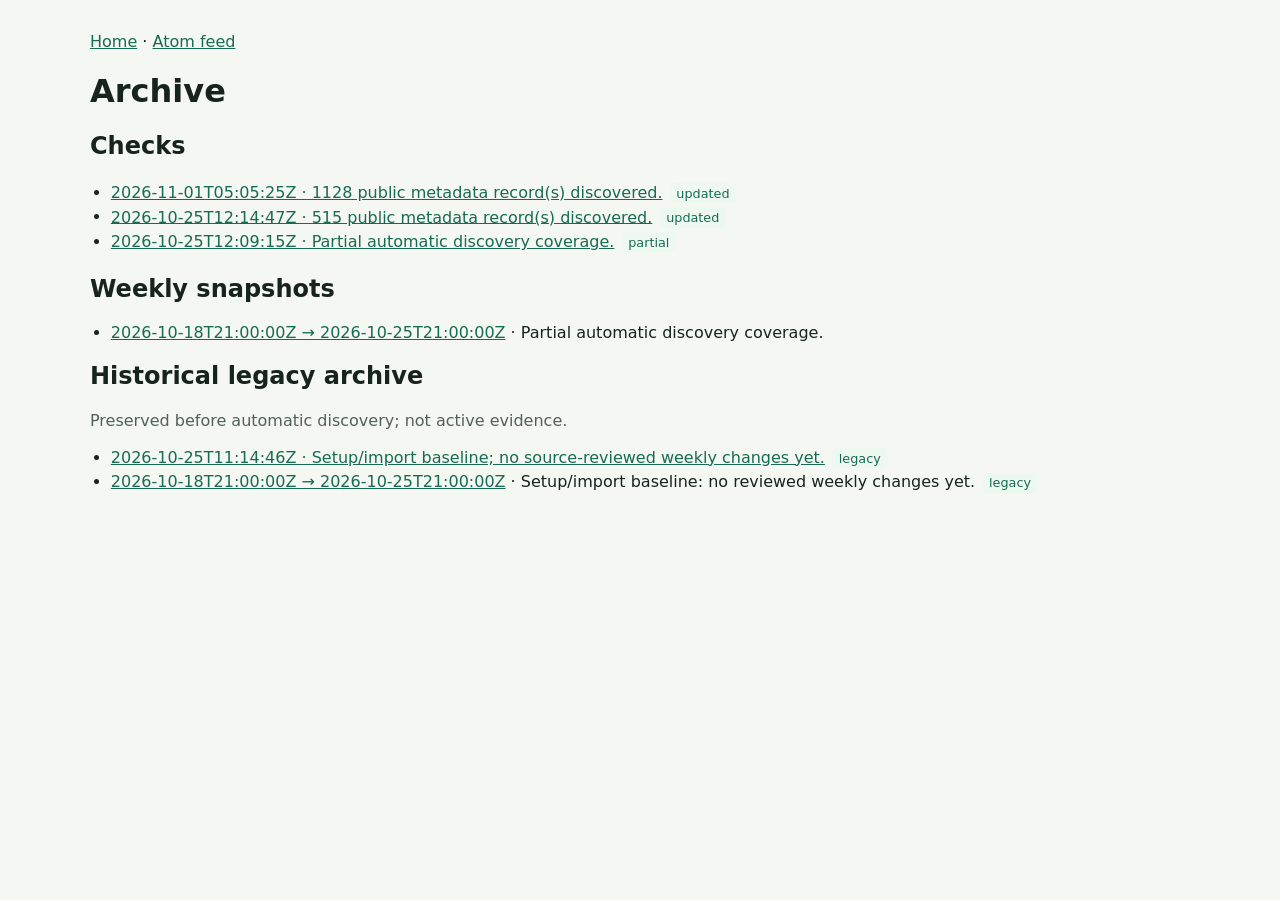
<file: archive.html>
<!doctype html><html lang="en"><head><meta charset="utf-8"><meta name="viewport" content="width=device-width,initial-scale=1"><title>Archive · Speech AI Research Digest</title><style>:root{font-family:system-ui,sans-serif;color:#17231d;background:#f5f7f2}body{max-width:1100px;margin:0 auto;padding:1rem}a{color:#176b52}header,section,article{margin:1rem 0;padding:1rem;border:1px solid #dbe4dc;border-radius:10px;background:#fff}h1,h2,h3{line-height:1.2}.meta,small{color:#526158}ul{padding-left:1.3rem}.tag{display:inline-block;margin:.15rem;padding:.15rem .4rem;border-radius:4px;background:#edf8f1;color:#176b52;font-size:.8rem}pre{white-space:pre-wrap}</style></head><body><p><a href="index.html">Home</a> · <a href="feed.xml">Atom feed</a></p><h1>Archive</h1><h2>Checks</h2><ul><li><a href="digests/harvest-20261101T050525Z.html">2026-11-01T05:05:25Z · 1128 public metadata record(s) discovered.</a> <span class="tag">updated</span></li><li><a href="digests/harvest-20261025T121447Z.html">2026-10-25T12:14:47Z · 515 public metadata record(s) discovered.</a> <span class="tag">updated</span></li><li><a href="digests/harvest-20261025T120915Z.html">2026-10-25T12:09:15Z · Partial automatic discovery coverage.</a> <span class="tag">partial</span></li></ul><h2>Weekly snapshots</h2><ul><li><a href="briefs/brief-20261025T120915Z.html">2026-10-18T21:00:00Z → 2026-10-25T21:00:00Z</a> · Partial automatic discovery coverage.</li></ul><h2>Historical legacy archive</h2><p class="meta">Preserved before automatic discovery; not active evidence.</p><ul><li><a href="digests/setup-import-20261025T111446Z.html">2026-10-25T11:14:46Z · Setup/import baseline; no source-reviewed weekly changes yet.</a> <span class="tag">legacy</span></li><li><a href="briefs/brief-setup-import-20261025T111446Z.html">2026-10-18T21:00:00Z → 2026-10-25T21:00:00Z</a> · Setup/import baseline: no reviewed weekly changes yet. <span class="tag">legacy</span></li></ul><script type="application/json" id="digest-data">{"runs":[{"id":"harvest-20261101T050525Z","checked_at":"2026-11-01T05:05:25Z","status":"updated","headline":"1128 public metadata record(s) discovered.","event_ids":["paper-c88c3d40439fda212e465cda","paper-b7cb1089fe0e4b60679e4e8f","paper-152f79c6bb404d344a9f7a44","paper-0d164ea16d4ec4983b6e7b8d","paper-7720d2d12d85db8dd419e20b","paper-ec38272a568fdf85ea5ecf8a","paper-5c2f0df2044cde16f40a23f8","paper-93f5844951f7497b5a7757c4","paper-686f87718fe2c1052fd0a3e5","paper-4c066474c0f8b8ce9a1ac78d","paper-2116bab051b26204607aecda","paper-7ebe62a70a503da3ae7a2296","paper-f24e97d9f0ef988afbce7c47","paper-70642909c4c2232ce31c63b3","paper-749df073a26e02f4f3ddbc2d","paper-39adaf7a42d13c869b6e4216","paper-2c639dd5bf7a8c24a6c32d76","paper-17e4893a2279a78968fe2e0b","paper-976aeed466dec3003e8d3601","paper-30b94530fcd734331e49d9ab","paper-ccc926afcadd32af4eb05763","paper-d3637dad74b678bb5dbcb2f4","paper-73ce47bfc89d7f78aa853a43","paper-15391f292677c95e6a6f1711","paper-d651881e4af4d3b84751c0a9","paper-57c29f0586967b060fcc89ec","paper-7c00af8cf7be4d4d89fa6bf1","paper-b4d52f06f9e79f853cf8c074","paper-0ab4e971298ba9d1ecb93146","paper-cf23d936f5589ac8cdb0c9d8","paper-a2311f8ad2b57e5b8b256566","paper-7010669148759a9458d189ec","paper-2b55e9754c213f9fe3cb853b","paper-cfd946c45c0e34486c980e76","paper-2fdd0ebcfff4c0d3916aa97f","paper-c7d47bbf765919a6546182a5","paper-1c0fc8ff0adc784d27cc61b4","paper-b97fa10a3c277be88cd49b60","paper-49cfe24ee6eb3823baec2b2d","paper-d64fe51595f289ec40c4dcd4","paper-43a04b4b73ad1ce40c5bdce7","paper-194e35881209cfeb8b000657","paper-638e999b2f08144e6131e30e","paper-279da142b5e9f67ab17e5e71","paper-066bddcc3c90e6a6d8d622ca","paper-a2465477299b862d49f889e0","paper-09109683f4fdc52160ec0ae2","paper-0f5ab220735c838db9d8369f","paper-02dba65b07ec13e9647cafb5","paper-1ec46a0ab2f3b7b5cba09e35","paper-a0dce4ffb9ce36c46d3431bb","paper-a16b0a612557bca7f1cb67cb","paper-fdeb939004b66cfa33276810","paper-21e271ce3735e82532f6b928","paper-66b9221fce4f7e9bec4a7163","paper-41a3f27f6692c9543dea701f","paper-88a25ed7fb403d272cc87c7e","paper-5038ef3b79c8291c71371cc0","paper-9f452f40833f63d05039cd0d","paper-7ee9589cf8c976ca06e0bad1","paper-bbfa55e7bfa1cabdecc263d1","paper-7eaa76ea0abb9e5c61f62114","paper-02dd8551a2784b36526b14d5","paper-ece7a808fb98a855378dd5c6","paper-853b633791817eb4e9d6b670","paper-d7075a968a0a034e8fa9ca55","paper-4e15353a6fd18acad68863e0","paper-51e02db3863055b0defdda6e","paper-fc63f2ae89d2bb9ac962d1a2","paper-08992cee54a6d941b0b60f1b","paper-50e087d3a5e1c3f1ca95c7cc","paper-6d3afe1a6036cf5693a2aa82","paper-89e363b5c37fb4d834bbcede","paper-d63a6844e63ac9204ab0f4f0","paper-9a288c4f99cc46e7d72e229c","paper-fa81e226096baef809aad0b8","paper-65a6d413e88c34b57d0c0fbe","paper-465410aaa3d8888e5567773f","paper-82cb06536a3684fa8c6ff4b0","paper-fadbab166557e3b614feaa43","paper-f84bec06dbeb746a4f486fe9","model-7708f511e13e09cf5d148c30","model-99d58bb258d2dfe434215df7","model-de7d21a5c0664c29fce27900","model-3d2dfc8581adc79e1f9caf29","model-b8b0dd59b66ef3443c11a341","model-199a8a15972cccbba8e47ce5","model-5d4bc37794c385dc2174da48","model-a51c0715432496eb54c14a5c","model-4a02a7b58ea6dfb4deb88f66","model-714a799720abc9a59ce88a1f","model-d68ebc658fac6da740d2837f","model-14823129c10df00ea3bb4794","model-f662139d046ac1d8e6ea47f2","model-37342aed5e5dc0952e954a0a","model-6675c29fb141415026df5959","model-6284ab9a56058adbf255e9c9","model-a0b44fe027ee19bd18a18e28","model-b3eec7aff4c784f8c781f2f7","model-557238e3b954e92249d64c20","model-75e950a9a017315271f8f50b","model-e1a9db839d395815f42f7f00","model-46a545065955ca924f41ec49","model-f4694157327fc3142501928c","model-5d68c910e887b43ff2f61c02","model-4f941dcb2c8cd97240c3ce1e","model-beb235bae39c00d67029731d","model-ef7ed38bdcd8ee323e733e95","model-0b1544fab73a9d5f04d77108","model-2972dffd4133be5ccbd8e756","model-39e74f4a06b2dda113831b64","model-84dd019dce50d0f85c2dc326","model-b7d68606c3f2fd6d5e8b1af5","model-63123bff3eeb070b8f4073ed","model-83937f1bfce6218d4cf3eecf","model-6a8717f276c9afc2c427b094","model-e8c78901252e8d92bce11bb3","model-db71342a539c42f7a43b03fd","model-5391ef1484619a0a3611dc84","model-183b81f991e8ea281019a762","model-ed7b24064c8ccfeb735e8cd1","model-c6b449cbd6638bd1ee857696","model-243453f97d66b6644c44f297","model-8e181307f5c2437563bc4807","model-3cf4802a49ee86fd67c4378b","model-355c98d9a6d879e9e87c9cfc","model-f526cca8db712cfdca049a5b","model-1a5f284a507d94c86b0f5371","model-fb776bccc854c085aa71e61c","model-61296ef894d825f66d62b154","model-a8c0b77836fffcbb06b7c247","model-df482b7756d34d980f198b4e","model-9f182bc4fe45015c4380ea71","model-497d27c63b6e2f21cc4ad38b","model-52333596105584790cc479c7","model-cd4200b2a2446c591512af7b","model-e7c7080d86cb5bb78800b5c0","model-4d9a8434d08b471ffc8d9302","model-e1492e8c663efda4f516cd78","model-3f85b962a51f1a5cc8cb9546","model-c0d3e208fbc6389100c2ed22","model-1f123cd99746a481cd16a0d9","model-6cd392e721ab6c2e9affa15e","model-18a293bae086a19b644e93ae","model-69d91658dfaf2147ed83a6dc","model-ad9ed161ce1eb96e062994e7","model-15dcbb5565e90919734f544b","model-746e66e36744bf437354345a","model-92dc902f8d47661edf34284a","model-fa549d8988ff15df9a46e314","model-13fd91f97d53ddb9a59800be","model-d66400b9e8f883f8844bfbc1","model-ad7b35f52cb3cb6d55cd7986","model-976631298b50d4e777161bd5","model-0f10a8b1943d0c1fe4a4aa1a","model-54eaa2507e070ae08e95c5df","model-4ec2914c20b3d13620dd8cd3","model-bcf5235843c7316517de0811","model-6f85040dbeb263dca90d41f4","model-f69e94e660ee7220287dc87d","model-46ba6adee20cd55da84b000d","model-12a0e8a17598f4bc61706ea8","model-87a17fdbb667e25480a1090a","model-a5c7c41d7a2696fd7e2f6a02","model-c5af2a166fe0b97f96f5b2e5","model-8fd6f6641aced0e646e50e33","model-64568c5649b89f2a1d9ec237","model-65da05c125c7195a25fd29ec","model-4db2a6b2d3c92c46f3ab6a1f","model-497c78f1b95ccf02919b8525","model-d8cc211c3a33c7ac1b26520b","model-ed55d10eab85858a967db2ed","model-491b4c5be6e3e2a6bb1b7c0a","model-09f2a1915f204b4ea981c16d","model-c4a9ed935e7ea5c56d69c6ed","model-2502441e1b63f4dfacc6d2b8","model-0f9e2fffde6cc1fad3cf59fa","model-f07c6442423e6b763363699b","model-a8a0a2a398cb6844e6baf618","model-380ae88075e624bee38a9a42","model-9624352ba328f880d7fa2015","model-f7b9df006e8bc3654cd3aefc","model-4c4a1405394b9dc30f6a0160","model-7550322f5aff87de795242f4","model-6633ebb1b3478d9818d58f7f","model-e3ffeb8fdb9d40e860370a93","model-456faaa227792486f295694b","model-0fefdb2a21d011b000c4ac03","model-992d0e4ad136e1c6cdd4755f","model-2d536a386893b5806dc98a38","model-cd7d53f976468b19d8497e7b","model-da76372f0ac3cc11c4fb6262","model-7e2f8467bf04880b407d5a60","model-8e7c44aca6e1c75742e16553","model-fc46c4c8c0902d50b6f55200","model-ef6e621781a31d8070549ebc","model-f7033a6363b86c4207af2a12","model-c91c700f2f381234ba5fabe8","model-45f2518e2467c69ff33752d9","model-277cf474387cc1f998de4efb","model-a36be31783e2fc548c72e8f2","model-cca784b90149479af8074f7e","model-3ef6481f897bfdbcee16ae83","model-b74f36ad3ec7b40b8c337f3d","model-6ffaa3c1fecad9f8ce38f0e8","model-f1741bea5ff62b608d9782c9","model-76e30bb87acb3bf5f9590806","model-d9306bd01a1a473b32e61bd9","model-b727a469f41ec69911dea966","model-f88a2aa16ad0e8718d5d6bdd","model-d00f00011290f3d73cae5692","model-dc3d17d027ed4dde32fe28f4","model-875776ca1c98c57b4be66a19","model-f96e6922a444499fe81078a6","model-6ac1f331395fa89d3802aade","model-28d0de85b57299dda17ccbf0","model-6134ad561dddfb636a1d12fc","model-893d0dc18ed9a98bf3003e98","model-ced5f0ad1a64b4d0c6adc14b","model-7fb9288a7edb0c8f8c058294","model-a0a5e09fbe9cb9d18d302779","model-abc66dfe98bc2540542a1079","model-05cbdd065116f3c2dd267902","model-9aa14bb66032a31814b02ef5","model-f54cddf3bd7a07247dd09d83","model-dcb215d7bb6a3bf78e3db538","model-3bf842f7f3bc6b873278dd9d","model-46000535a9d635502feef507","model-6b23c3ddf90aaf7c3f457ce3","model-af66abf6a14c77342f1e072e","model-84d8d832e7a5470e18017402","model-3bcfce451651c8c5a4827ce2","model-fe98642c9834b088f13b4fa6","model-82ce4a386ecbcb8ebefcb63e","model-29fcae771db7134073bb6efc","model-dfaca3aa76c7032214d25c69","model-a7bfc764ea9cf143f7de3458","model-031fb4a06daf425790d0d63e","model-d621247adb438e9fccfdcee2","model-c61898f966832ac33644d358","model-11f75b40c093a25490466cba","model-2f116069a31533b355c3a136","model-62bac830e7ef4f13513de5ff","model-edee21a74d50a24b1799ddee","model-e43ae4b0f57d44273b23096b","model-12cf5ec36fd86bb9ffa422ae","model-cce130e13063b046d6f993fa","model-9aab9eafea1bf5f561e02a00","model-96c6d5403e862e9368ebb15f","model-5ad3a09234b7df957abef9b5","model-fbbfb49ae9e5ceedec7a1f2d","model-13f2bba99606604e6379cc1a","model-755682229fc77feec766784d","model-03b201230e3478f167f67985","model-9ff1d85768f8f85f9502cb62","model-1234bc215e8e5e6a8473a070","model-a35270b2f5e566bb7d3e0c8c","model-e1cb36ff18cc2f97b259d1e9","model-8010d0be75c8943998994a29","model-26dc9c321bdee5ad9a930c56","model-99fa8b5afad1d8adc6d9bb85","model-df247aa544ff21bbdedd8127","model-96ae574c3f9d30b0ddfda5cb","model-a48241568a48a1cf872a632b","model-29eb59c2b88c1adaae1afe67","model-40596e350f6c4984f928f2ac","model-a8144049656b3f46334808e8","model-339a1da79d6c088e07b9c625","model-0f4cbebb769683bf07a9fc34","model-969bec415d13762db81490aa","model-3f5a55ddd2eced88b346c61d","model-1a889c2a9a9109cd127e7f6a","model-2db6cdf9a69f330086eb3c7c","model-6e7955a8cdf369c61277367d","model-79da9da1ef638b8531a789b0","model-00c8fb15c4f29c033376beb8","model-804aafffe040c20ba9cd9c03","model-89cb1b048f2488a57d21410c","model-bb979a2995905f6dfe778dc2","model-05a91c31dc75e711c1c6469d","model-c6e51c58af4d3ff9fe579a78","model-e904726f343378f3d36f4df0","model-e7321a402b34509fffb7e97b","model-ab87cc7e16a414998e052a1e","model-c651f669206d24a86db574fb","model-88e0b868c5ca2d893b1dab8c","model-032e37ee603cc50fb06bfd5c","model-6339c0a19c045dc803dbc186","model-ffac0b9fb2e6bcea285f781d","model-95cb638a4d064489f5cf6970","model-459d6d5ade094b6bd029c63e","model-11d4f1dce61da07c2fd59e98","model-5614632576bfb1120fd6009c","model-b5b516dc47675b00fca6aea1","model-05b7cfae4a90ff3e6c80f4b6","model-5a1dba91ea5f07bba598c777","model-2677e7526bced67297df3113","model-262693a8af2e65387d388c55","model-8e4a1543940f75a197cc4ae0","model-55294901d63a432528dcfd28","model-a0958f507a3d168f61ca027c","model-53b00e03674c7a995c1a8a53","model-457d6c9ed048dc86d0ff8735","model-3ad80ebb3b0b1c9b6c822695","model-894499d11a3406c3c0093c6f","model-4f532c61fc58a63bb6584d5a","model-fe07479b8422e74972f6b5c7","model-6d4fd24546f65f4d5c7519b4","model-86f68c1fb9ac1e6022547a84","model-d3d6af8e3fb879e58c633f4f","model-b89e78c1b2841355d1fb6f0f","model-a72d4c908c589c91fd8c069a","model-c80f01a449aaa394d2c91cab","model-4f99e604122cbb3b9356cc56","model-721719536209bc0d5ab364d6","model-1ea851a988928389f7eaeac4","model-71f4d9b6ba7c777b5dfe2e8f","model-6a19104ea07e2ce227ee4ca7","model-b3568e10c687d3bca67eb1cc","model-58bfffb915aee925ba6fe06f","model-2c3f6a909212d7708160aec9","model-05fde0e4f7b6e6d4ee84f515","model-24ca9e407966382e8e1537db","model-724e081bc3ae03f16c96e971","model-bab0d7c1887572e586f69909","model-b0fb1c6379118e3f4484aa74","model-cb303248e9992c056b7542b3","model-48a6bcb9ebfc7c001c196ede","model-963f1d8f826dcf654c38f62d","model-f062c631a210e20dc6b8e19f","model-fae4bc2c50a5280772d04526","model-bcd5a724411c921b119cc9f7","model-c5c7a5e1b6e582f93f570d36","model-fee2d84d43e02d2615d93e15","model-01c0b4d9abb6e20d430a9169","model-ea7e1a8b5010cd8751500909","model-edfc7aedbec728d8e39e0678","model-8b942fcd59104efcf742c9e7","model-6ecf8173672edfafc5514dbf","model-010b1cdc4ba8562a39d82d0c","model-d02bb8f1d668b31aa4800e1e","model-65b963b12cc7cb12aa94fb08","model-4b12c301acf081949f9f46d3","model-def12d946d794079a5bd9191","model-ddd9b95b9ea96ed3c67fd21c","model-6383762640764e2a9b2ab64b","model-ae9735040a198482eac6f7b0","model-5e21d6cf3306a6d9420aded0","model-aaa61b7d755a394fd6318f8f","model-f5f317a5cf7b2db85ff949e4","model-ea3e308c8f570cbd07610652","model-471cbde11e5d2fe9daff1481","model-789d538a78a6d96ef98cee84","model-9a42efdfd390168953a38fdc","model-dc46b1df5323fc26d5d6b6c2","model-06e393582a7b916da61e8deb","model-8190be1e492cda2c53c53570","model-e3f2043debccbb52a33f8290","model-9d13f3f7ac286bcba9ffc6e4","model-624dfce7368173b8f163d06b","model-47dbd5145b4a8ed30977a0b9","model-f71ec6a783d81fe8d0eb14db","model-d1e490edc048b35d36fe0213","model-bf3dc0ead2e90c1c4709d8a1","model-8bb77a337657d02b22df1f90","model-fe1b586b8a3595dd9e082cbd","model-efc49ca749a67253027d7880","model-645f2ad9b0f359fadd4b94b7","model-65426642efc851825a7ceba7","model-a86caa84e658c260b980d93d","model-4f82f691a8f1c1d2f746274f","model-8be641d96ebd1996c5c3424a","model-7ff28766feb3fea1d942e2ff","model-d4a9bdf3998616f146436d60","model-3d5afa1d23b1e12c3d053b0f","model-a883be876b46aa9a93177391","model-c0c360d003ba4228d649d30b","model-999fb704dc5cd26cfe20b5be","model-85513b0d158093e682147f03","model-bb03c4f8dedf2b594419621c","model-a67a4dceea68b7cc4de62182","model-f3f1bd1019da1d10d891210f","model-adb71b402264cd16ae7f31f0","model-99fc1d797929771c75aff525","model-8978ab89958f0302434870f3","model-5c0bb606106901b951462faa","model-c5136ccb4489b4346db0fe35","model-13ed6d158e65dd3e57efbf7a","model-e8fc11cea430f00701ee15b5","model-ad7ff3b35060265ada45dbb6","model-2fff6022ba43cdc3cf35c644","model-02898f00aaf8d9cff43f9dc5","model-11f02d45d87d132046958e05","model-9cb50ca39f524066636db9be","model-576305a5d1cad1ec91027b68","model-8545950724ea121985753d65","model-e20e43ddae5992cf6e706518","model-14bd8610d22d89a7ad46a135","model-340f8983f60c397a72a8ece7","model-6cd24b805d5ce7eced7bc0aa","model-55c3395f865b050c3e461a36","model-88e355bbb9a147697a9b37ea","model-f9fb99ca92f4ca412ec575fc","model-89ad480dd9551fb235e83c27","model-5521d3276f6a74cb4fda0bda","model-0aa616e901b4d2cc3f71b218","model-313e766589954d8db1e43192","model-4ef1bce9321fc2c1cddc221f","model-c61a29fca0730c76247d3e20","model-7f4ae1d7f39a9c584eb5fe60","model-b6d12ba6bf33f5f7cc147b69","model-7ffb3e6f89060b9c4c3b409a","model-f7e51bebb68ca778111f4d9b","model-a1585db5ce1d6f0135a4c384","model-7fa97a7495d5908651e5d253","model-bbc325fe31b1af3e90ba5ff8","model-0cf713c10a25463c8aff622f","model-1fa87a23119ed88be36bbd92","model-eea1fd15359c736a064a73b4","model-e26badd2781f9c47022172a0","model-be41e8cdcf5f35cbcd2f6c44","model-41884cdf997407d25fb9d63d","model-acc4a6cbc96ebff972ae5d19","model-ff88405b17613292a394d800","model-e36b82e2b0faed4baa179c98","model-40e6df06e3896377a0f44788","model-5108a638467c676dc18c866f","model-621a4229622e6ded7b742ec7","model-af9dd8192e8355ba10acfdd7","model-0fe769c2f70122e176985e0f","model-f8ddc9ba0886600ab1b6c7c6","model-429cf8d69493056033f0e2a3","model-78f831affa5625199dd54f63","model-17a090b7d4617c3b072dfe74","model-3936f61c5d9473b38ecdbfc2","model-7844dc7bf70de8c6ba04efab","model-0ed9e30c44b74719f2d8a5fa","model-c7ff73edcf3d49d177f9206d","model-4e647cea505446256539cebb","model-45f79c789348489af66c2749","model-0400c2f30b022641fddec2c1","model-7460100c0a525f072cc084c2","model-56842a5828fc09e89d13d2b4","model-5176282619bf0d70db568984","model-350bbab1dac7eb51a4dfd735","model-919b131c779d16a192afe527","model-5e88c0013ef952f3036de688","model-e6ead7d676e3182269315e15","model-75b3dc2ce9ec1f63ca9253b6","model-0add630e8f287301ef78129c","model-d018ac3081861178fda14dfb","model-ea344a01a88ae0679487f254","model-67a0a36df20ecfdcf4a31193","model-7012a15cf04d48fb721365ad","model-a2da1bb673aed62fd0675234","model-60e32e5268f714d778630350","model-eee701ef6c5404a54d4c3b3a","model-38522b8a474a51dea8d83baa","model-2112c64ba7b9273786218ecd","model-aefcf77c94a6f8e1dba5067e","model-ab4300fa4e3abe0ae1a3ce6d","model-2d2f69b4e8b3dacbbc48ed2a","model-db4c8228f94dbdd235f49dd6","model-e6322b9ef6fd9b109d74cc6d","model-223d79502bf752e2afcdb7fd","model-c2d0432b19ee5c3401d7d048","model-bd6d99b764a47b66f2d6092b","model-652af03c010f65e30986b1b9","model-9b5587a4e8890cd6165d8cf3","model-6df43cf4715d33f63951d99b","model-7f1ab5f2b6b5d2ce24d239ee","model-dee1fd56017dffa0400eb5fb","model-463435d09e5944d181c8efc2","model-98471b3611c67fa9075b20e4","model-7e6aee649b24b89e08ef897d","model-3c4d9088703e2736383bc7f5","model-d0d430a470a13098150d56e9","model-86850936b924703385799de8","model-9c3d944615267295a1063a81","model-5834421035480272940b02ed","model-a374880abb9f335b1c3bb414","model-228edcb1228a518cd4015ac2","model-845a71d5bf9bad763df3014e","model-44a24d8b1f050565b3c76165","model-b425b1ce999739165123cc28","model-fa3e8d8ef89e504c745bfd2f","model-a1f1461e942c04702de7fe96","model-9d71fec9dd2503e641a3b390","model-c970d62814ee76d7a8dd8582","model-765298d6ff532534d8dfc009","model-8b3722363985b4346b2b149d","model-0467546ec5e76b285ee4d425","model-4b2b12296738b145dd7fba5f","model-3de35a73084466791bebeb32","model-b91859cce235afadacb78eea","model-079bbfdd8ae6f2cc6c542f7d","model-b7482816a507ddaec19c5880","model-f8d80247844e8a053a92d9ba","model-dffd13c8c16aa7327f13bfac","model-99d23d061e9e754b845a0b99","model-adc73126a538270283e7955c","model-3eebac290a7ee53d4b6495d6","model-01204b1471e8ded2360e34bf","model-1f05f2b72d0e458880c73a63","model-fb8716bbcee61818f80fa81e","model-bbbd7ee60105cdb8237650dc","model-495b06b9fd548433fa5fcdcd","model-223be3733c893909141498a1","model-afab9e3a144f2a1530c2bd1f","model-1a7f4e9f788a02df096bae1a","model-8494474eac4818ce2d0b2cb7","model-cd5a0e2e94bfc0224e7854c9","model-eac4f7969cfd73c9f92eec12","model-5a86a4d0c801b3ee5f911c97","model-121c1ec3d2f941567e4650f1","model-a363f14837337e505ab2aafb","model-335f819f35cc86474e413c17","model-cfc3d50f09ccf7f10f5c3b7c","model-586bedeb777d3404403cb65c","model-9b9cc59871c36dd57bfa9c3a","model-aec9bf6eff3aca09979a339e","model-4c90d8a9dd85ab4180fd8c04","model-bb46e5fd2e7a70da291bfbb3","model-49b4ea4efc1767d108d1be5d","model-c5b57ea242481c1d26df39e2","model-e6de0782d5e296dd96552a4b","model-720dd585006a25ab043c9cb0","model-27cfbbd6daefec4162a00441","model-6bfe463878fed3fb729f709e","model-51b2d19cc563e7596e344c06","model-b3dc27f34703ca05b4359013","model-1088ccef560e143c54a19855","model-1590eb51a9d1a28ae877a356","model-bb3777e65bf96defdfc2ef09","model-c0c4915afd943c8f83cd5d86","model-f7754339aab79cfc5deb1956","model-8035c9a5394a700e9e0f9adf","model-30ad8079d54c0495b45ebf45","model-8a979398e21a84974ce7f3cd","model-62fb5dd4e17793e79c38bf9f","model-26266091ebe99fbc5fd6ee20","model-9a0e8d31654c0bfb11343158","model-dd29e62266ddc36d6817a203","model-c92f13eb8a3e8c1c027e8b2c","model-09c2bb285dfcb148221c30a5","model-1af166a769bd04560d1e1abb","model-45bf60d847e53a3d14245818","model-a6122672eb49d45a3f6e6f2d","model-2bd61f30f25b71ec65876909","model-c0380639deaf305eb5f3c69b","model-a68d71d7675e999ed539ed63","model-dd7be1279a5d9d057b58693c","model-6d4111b42d4f8bb3deef45b1","model-7ce6774aaca0e41ea7c92c5c","model-d9b135183d83b33f87890ffd","model-829f11fd8d1a2d00a4deac53","model-3ff5c6251fc792a5e371ae29","model-572f143a5c8f76194e67a31e","model-8423d188db2fb4b512fd6836","model-040ac93ebb2af467a0967210","model-d3b899e902d771a649d60ba1","model-f80323de2dd6d97e5e2d6aa0","model-bb664883d9e848fa35ee5af9","model-0d8dbf8fe62a8900625a4018","model-766c12aa4809c55a1bd0831b","model-a875e53b72a59b401c4ca79d","model-c1b59dcc185f712acabf8fbf","model-eed697230823563c6ce36c16","model-850570d1e7d5ba192f966455","model-d71ce9ea7a3c3f61f17427db","model-b10cca3b950bc83b87c6c800","model-48229a7afb2f69ab0f3c13bf","model-2a99c0d85bfc7bda08ff78c7","model-232484f4cf31e2fd7704ae98","model-e8a0d0b5df53b9ee3e4b854a","model-c510a7764eede686e6155401","model-baef8971326aea85d1726fe5","model-3e2de91681a72db10bc144e8","model-4533d48da09f3faaf11ff7a6","model-95ae05c7da3d352442a4b037","model-0f0e04e71ac856559c95f341","model-aaea5500a5471a539eb7e952","model-d2fbe56f8fdfdb1ed55227f9","model-8ccf29c81e8d675528427413","model-9f57313922f993dec60a94da","model-3aacac371bfa897dd8fcc5a1","model-90d4964203840c61bfd9c3ec","model-86697eabc89f76bb5c2bd6eb","model-f0ff44548d2f9ed0a88c06af","model-721b60aab7015db6c00f780c","model-e5f2ba31e02ad6cb86e240d9","model-735f77de1622912191ea34cf","model-94bd1455d53451639fc4cf9e","model-550d770140c244f76168da50","model-b3baa33aebeb7c652e24ffcb","model-51e588ef72f2cc0b93a06273","model-dccf0089ec37a818655375d3","model-8becb004c3bbca881a4a2ce5","model-745423f55e997148dafaf07e","model-1b492f901ea3109c87562a91","model-68aaaeb1f2dad9d76422180a","model-fef0ae2581f34927c3fee0d1","model-269928aa115f9342490fd8f0","model-55140022bdb8d28af8cdaab1","model-4926e96a48eaabffc2681d34","model-c14dd5b2056a6e2aca618e82","model-d4c281a93a7a9c4bb044392e","model-fa84de93626513b834f7f731","model-73df72ba23243c2cfb78b0c1","model-bbdfb02ae4db03319d9501de","model-76c7541ae139ad5749c5b674","model-c11fab1100181b3d2c6d629b","model-334b21c412217667eee26d62","model-f53d6ff6e0e18b6af9a4cb45","model-6a2475abd3972dfbba98e91f","model-898a3d97f62c09e1e337e5b6","model-a36a091f5693769f84338694","model-8d4b3daa929727ed8ad5bdf8","model-141ffc65330329e92aa2c445","model-b5f6cd3e9e55eccb29e87cb5","model-3ae1ed60f55f9656627715f9","model-53dcc5c324d367f74da4873e","model-4be9b505b70e628fe69b021e","model-c6e01c45d0f1ec4418e617a6","model-3eae6252e9bb244d40c6068a","model-48a39fd4f5924218822e6cc7","model-048926b554b918030a6267c6","model-b0add719b5bea36f268be47f","model-66423861681faad573767b56","model-318bec35a35aba5cd07ca563","model-c4278dbff52f028a5b7234d5","model-930a6f9fcc7620eeb63ed14b","model-8d4e5868cc56593327433dbc","model-1f7ee818e65f2655045709ae","model-32b14d942a55477b29fc1cc9","model-a575e38f3d658c6e838aef9b","model-2e7c240dfab04a58534ca2a5","model-86ed6256bd6402a7e991d8e3","model-ec9355203cbe94e9ce22ce64","model-9999d815d11c1f7204a3d674","model-cbf4d8dfe807bbd45ca5f60d","model-3b18c977128ed5a917fbe0c0","model-bd26e3dc10e952dbff2df621","model-5e2850ee24f6a31a01391c41","model-b4849ea2a3903fe1cc4e3d2b","model-d8a47108ab1e3b0dbea69e24","model-c0e1ea3629aef758098bae86","model-50f4a3f1239657130382d4c3","model-3c10aaf3ac65bf6b2f2db8bf","model-2745f8761705dbd8d5d072eb","model-ba304875a32adb8ba0b47175","model-b6c4a88ee18d3257a82f17a7","model-b78cc91a889b6de39157bce1","model-1b0c69b9f5087dfb694473f3","model-cf447cf66c2840eb9b834829","model-a8065a21ea6604c33e2b2be3","model-c232762b9536e06fbd173942","model-90a621eb53f06b9cf1e084f3","model-fe2b3021e8bbb0b8b2960016","model-e116458785a2fc44b2d81050","model-512541dead601e834157bc2a","model-1c1b9700f014e0d6c0d77ffc","model-295ba16cd880f5226ffbb830","model-761f61c6ceeb847e14918361","model-7d1c1b2904a70164c4631f71","model-40f401bda01d6a98e63b6050","model-3803f9b2742fb93730e08e33","model-1c47fb15bbf8bcc7d58d4f2a","model-c9c16eb61ae07b8ce469a85a","model-f4d4ebbac5baee74c6af28fb","model-2970591b24ef1e8af2759177","model-c16f710e8868bd3e503dd114","model-a19ac64af100c3a3baca661a","model-c6c442e199a3411f6d274b86","model-8ebfc6d2f0ab3ad36b7791b3","model-62865652b5a6e3037ac56cb5","model-5efce4d1c2f6bfa6b62cc666","model-bf71d721cdab1e03305c4485","model-dad032d334a85efb32013fbe","model-a69744fe3d9a1122824194d5","model-34109ad72880000aae89d081","model-b481ed01c39db1035450a137","model-349410c9685b6e8cffd3a822","model-acbadec1ae636c36635a2c1a","model-4d68994611ec16673aac42ff","model-861026c3fa0183c1ac5cf3b2","model-1c66afee46f6b6cc06f7e5c7","model-7c7d5c96fde266d76b96a0bf","model-91d6df177196ac2ed3fb0f26","model-e66bed46ff92ef66906822b0","model-92475a39c9d1f80f4a0158d2","model-fc27409b95c1d5b8f14a1fa8","model-e64a2494e8eb587409bb468e","model-413f2b013ada289a1914f33b","model-128b59f658cea03cb5a7fc25","model-0dca7312f96822a7e04b2966","model-c83b5a12f994b8b06fdfcff2","model-ed7a67fc334ed4e6cd61bbb4","model-63d3a170d602e7d3534c4f23","model-a024da95e929acba8a2bdc2c","model-d4f89976e1fc36340d9a84a0","model-5383ac881d28a6d3715a29a9","model-47e6752e7b306bf6b76e50a2","model-3314bed3c4108115e47b885a","model-ac14ce07177d96139b394509","model-8fbf14e0d2fe44c36822c3e2","model-c2ac492bde233e94a872a171","model-4e61fcc1ccb18a0ba2a4dd74","model-4be7aaba870eed41869e1c1b","model-f4ef2b7d3d7d0a23178409f7","model-54dee06013ae250bc22d3ce8","model-d592f825cce2142fb1b86ac1","model-3bf4c7a407329eb26351d28e","model-b78c7dee413a8f1032b2d2a3","model-589d77f047bf310c87e053d1","model-afc8bc3fc24e57e37f5ebf3a","model-71471800777f081e37cc630d","model-41bc588297b3f60f7bb37833","model-21852152a6e4a5232c99c0b9","model-71fbf274e77c30f55ea94ed2","model-2c8c7b14509b981f86e0dfec","model-269fdb97dd4be0227d8c9334","model-b04ebd9d253f526ec1661e01","model-3a43ec145fb708c47e52027a","model-7f320a2eee497ed5a8a5619b","model-cdcdb0bc4b7f20ae42279986","model-b155bf4b1336c27f0ca27e70","model-492e48bc53c102a7ac8415c2","model-d9f6e828b9b28bd9c888376e","model-803434abbddfbcfa885d3fa5","model-aa420a38a5e4812c1f5f4f4c","model-fedc2cfee61c5a6b8cf0805e","model-61f71cad3236a5068080de56","model-d7279c9ad1f98f3a54a66065","model-60a1b30b3d68bd445d1799f3","model-c79701afd3674ac93f983377","model-96b9369f93a878598e2d6b8d","model-da201889242d6b7a85cdfb27","model-f9877a6a13f83e821edd9354","model-4a9adbbaa66a714b0bedfa22","model-6b0d3f729ae14893d1ee5ec2","model-e41947821357d442630af428","model-da7f4f3c69ce4eb6f5f92e5f","model-3cbf7e30f216dbe4250429da","model-31be4510b3968eae8864f7a4","model-8aaf07df3d497b388f52d28c","model-618b4d6184cd4dedb343e132","model-9e44ce753a28a01353dc42d6","model-cca2615d949702f5e92dbcdc","model-979e8cd09b4b19975af7e203","model-007800586f37e80b2b38ea06","model-325ce76ddb2256e9f9ff6fde","model-a09dc3f59c753622135cd209","model-f7bf315a309a4da63b234d96","model-8dec7c4ca8c0f8e27f382938","model-3b01fc1608eb9cc48eac88bb","model-523511e3179783c8bc69640f","model-f7a47379406acb0c6d3ec88e","model-550a60c60d34b2913e0994c0","model-c0ce59bf3a4413e3724c9c19","model-945f4d4bb2f033b8956baceb","model-eec1ef09a4efb5a477b60aa0","model-f66799b4d0257c8bbf6af1c1","model-205c236e40cacf74e8106dca","model-c56375a65b561c3f0e9f5196","model-d993573befe02587523ca0d5","model-94e70aef62be35e7c33b4e61","model-8e480d4bf595e1ac7fdbe648","model-3e8e121babbc1cf43498198c","model-b9dcf4579d63bb1f63eec235","model-92f20d11fa7b520bb19a329f","model-7b47ba46661dd31119ea87d9","model-1c8def46828f65c6fb9fb11f","model-cac5f8eb352affe079c3c2b1","model-ab196007b1af7f26a1957c38","model-b70f0d7d4fe7e2da2ff4c317","model-02cec364aaee0c0281e88301","model-e4e71e4f41fc77c00b60fcc9","model-b2303567b2cfdc5c11f365b7","model-96a5a87f626d16aa0ed59311","model-0d7644996a0d30e67c2fca75","model-54ec929c65b49bcad8a3b42f","model-4d4786fa49bbd29d27650f2e","model-520640b4ecd2f29ed8348b2a","model-104e99088a1cc1842a07f3d0","model-acf5ee86c2e443b06ec6a81e","model-0ee213f79749454d85a8ca67","model-049871eef03af52c9b1860d3","model-0d1ce159c534541a42513145","model-ffc24860d9a1ea20471d9727","model-687f0c3af243432be7897c1f","model-27f816ed7e974f4beba0738c","model-15cb9ff5c1e719beb7b4fc9f","model-dd04a09b988ebf1e1b122fba","model-ff6166395054dbbcf056210f","model-4a20dd2d34b95c935851de3f","model-5df376d13ee392cd96bad0b5","model-2f9735ca7e0ad09309b097c8","model-ddbba5733172e05913f2e968","model-5e6cb0e28ba53f04970f2767","model-c9920f9c1f5274c594d33aa0","model-51b97501e8ee8feb7da7a52f","model-90493f6d1d9267026638a16d","model-636d8cf8c58c954cb5968494","model-de7e32c596e5a675e551ae43","model-1f74b42fd01404ca7d273eac","model-565330ca3b10fe1c1c788ea3","model-149413fdf80c6e179e58d527","model-9810205084eb8520df928747","model-a4790177f1f542d42e538218","model-b000c3ff40a948a5903be767","model-5ddd82a7ed1aa984cecd5d2b","model-99c04350924fe72ed8a626d4","model-fb7f112d84224f8503dd1637","model-20b69e34a3acdfd7c66ab0d8","model-a453234d9109009bcf93fdc6","model-cb13e8df14a9b877e9f9e63b","model-e5ec4649c2a203522657ba7e","model-4ed3c368149b80b3794eaec5","model-217642fba2f8117b1fce757b","model-e25b10d872402eaef5ca4815","model-5a5b9f27e9ef53872ca38cdc","model-474dc3a1bc7489526552a180","model-d4ae20ba2e09f18fed617f3f","model-2ca83a82adff873c6c8fb948","model-911d8da2cb040140e830aa00","model-e69ce6e3f7ee2c3ee6eec288","model-1853820c92f783b4fcee454f","model-bddd98fc34782e91097db687","model-d0dd4a38b07d00bfd74dbfba","model-fce76274e109b646c4de73e3","model-c700081833c7bf538e2a24ad","model-20ce61fd8411254b7b7d74e8","model-25b2280ce43f052a6f6c7ad6","model-122267771a0bf8e1a073b8e3","model-64f1d01daa48404b6bad1329","model-2b361f22f0444a0f6595f3b0","model-a4aac04864e9451feaa0d7ac","model-85b98831032f222a5f7a8d88","model-317c16cedc9b980290b6c576","model-314e43412827ff3b5fd4d205","model-120ef3522a11cce08d5610e3","model-57e5983361daf2e222db4f9d","model-e4ee2274e2811ec82b63a1df","model-5c03de28d34e7322484626f3","model-85d916d9ab3ebf9435b44c5b","model-81c423f376615996e61563af","model-23b57b7a4dcaa1e1990f275c","model-92c0624d0ad0580448e0c98c","model-55fd41f8fa5e373ed234de06","model-80116511347989666486f94f","model-e96e52e2db4f7c26f73e9919","model-dba7a087b09e56e223bd6989","model-7863f91e204a654bc9e540c3","model-9884d1b728a951fe131f4443","model-7fbb42aa283373fa7ceb284e","model-379a78e9272dbd94c414f2c1","model-1246adfad90796f5eff58367","model-9e36f74424bb11d6092e8948","model-ebcaba45b9c005dcd48c99b5","model-e54009f9319dc24649793aab","model-4c05854ce3a66e552c435126","model-0a80c30bb07c3e4b359c3616","model-798da1d3de663a1c779e1dc0","model-313fbcf650eba2755f7b8270","model-a19438f487423a633b96db71","model-97558f7f41d88782db453843","model-a3f087556c4513363b7b8248","model-04284af992be4061ba1b10b8","model-d6d0194afad6a41927a7e4d9","model-f39258c7a1a764c82a820bda","model-4e0bd3f4c4cd64cf122f8614","model-d7c040b87d0aa23d81443c51","model-2595184803adaac75c63a416","model-66c85b0c1778a93afd044f5c","model-70a9ded15d5f54570a740dad","model-fad4c06cb3a3a498ebeff0eb","model-c39ebcf7c7323e9dac6b466b","model-3665d6f1ab421e5d1785b753","model-d4678e2f2d059740f10db70f","model-23ca809c4dbda973c4aa2364","model-19ea7f100ca1f50e3b1aec0c","model-9f91e90c6bbee9586258eb2a","model-3efe87901a67ed3e770410ad","model-de14fa36142123b021e8cb84","model-c5d0ce319e2f75be82bda5d1","model-eac1306f04db52341d4efa37","model-5d25328b9533a8c411117cea","model-f030448d48883ab5e5505a61","model-7815f11935301c7e7f4f851f","model-b4814ee426db86693a272b85","model-5c27573ea6421f5f6bf1d4fc","model-062dc0fbfa3c00100fccc00b","model-8b0e2700bdb47d190aceac7c","model-cecb3a2a83f972070110e78b","model-85a5b43e60aaf057e94478c9","model-07721d5b36282043989b4cdc","model-1c3e21a0878f6e7d0397de27","model-6e8303a43ec4a34afe51057c","model-307d25c49beccd6e78bf7e4d","model-e95c86180af27e3acdec5fd0","model-0936d6cb6cb26632a9eafe52","model-392a1f5f570083a7fdbc3cd7","model-c050b4052dd36667dbc47d65","model-ed27754b912b09eaba007296","model-e395c09850e1e45bd47e24e7","model-36884aa82adfe61df81063e8","model-10c994f1945bda75ad7b16b0","model-594689f9ff79af7aaadf71ac","model-d64c5a4f8c764a4e00e28ef7","model-27665f3f5c9c6d2b58cb2112","model-0d1684689a1257f20ffed59f","model-dc995e11aafdba628c8a267c","model-991a29578732d958f0291431","model-ff322064f694eb23deaad0c0","model-d3d98b80063d2f8fe3e4b93e","model-c9582dfa8c9b78753ce1a41e","model-f220ce86b19e7d48efb68d2a","model-91bc8b8322f400fff33bb9f9","model-3dd93b44343bc80fb6223b96","model-fc1609f359c2eb47ed8f5a0a","model-91284d23bbd96bc7aaee474e","model-f5fbcdcd589c7d6e25422532","model-9dc8aec49281b0de31a0db30","model-bfc7745d8dd1153439777875","model-4398ef9c5c996e250d88beea","model-6711a689081cd6c9f9b97882","model-26fca2a4cb6e4bcfe8013560","model-e43a9ed65fbe5b8dd85e8126","model-10fc73371ae8309c16920d74","model-86dbd4ccec98923f1a31665a","model-86c018458b04ff3533686521","model-323ad2e0ac09743ee478dbdf","model-d3d5422e7931c478ba53d2c2","model-18f851b0ba55345eae6826a6","model-64c9ba72e40724f33e3e7edc","model-e53890291daba0e83c5e1450","model-89a3d910bc921aec4ec238a9","model-deae805cf883d8cdb2e9570d","model-6f5bb0b119c9f9c9089282ac","model-457a827703db5d4ddfaca472","model-5f9f93d31b0962dc07be63ef","model-1178e918514dfc3b9fcc0e90","model-a91f8650b237956c44fb75c7","model-400dcb53941e2ef685bb0eb2","model-d46d296767e2ae9b37065d51","model-21d59d4e764eb3f7b6794102","model-21206e48f300ac846d6bd82d","model-b7702debe9036bcd97befc58","model-57d54e466e9918fd4d48074a","model-3ef441b2d915b2c43188fcaf","model-7ac635602209d4580b753e19","model-ddd3c50aa1930da7c08938cc","model-64cafaf332c1ee4ace2dd2ed","model-0ff6224a58763c2760d77fe2","model-e748fd607bb26000d6b8a4ef","model-befa53e8c2b5a15ccac6216c","model-d4ccdc68de15b99328b3ca96","model-4fd33935b0208f3586b09f6b","model-3dc0c8c4b758e09fd7913722","model-b4a7364cad24683bd853b4c5","model-b9953ff571e608eb5f8a79e6","model-c9b0031f89d6a8ce207c97be","model-8a417e0989a1dc2896e4e681","model-40746120850ede1518ee6b01","model-9a5de8f206873af06194cab4","model-699aa684f9f0c4e6e628300e","model-8aba0741ebb8f8cc2341bf3a","model-17f8fdf4987a047d73fb3734","model-e7d830c433df95a58127cb8f","model-8077254aacb856ef3a999f7a","model-c1b105568dda0194356fb0b9","model-6fbc002d930b3ba59e477e34","model-badebc8f2a0581ac462beaf4","model-eb1800cd51fd9c25e55effcf","model-8c8c415e503c063413c6736f","model-c0196331702149542f54b7c8","model-1d5419f0720b465fc70401e1","model-41527e80f394537833b076cd","model-770c598d0bb39149197c91af","model-f5f3943e2c03bac33de43552","model-afb13f65a4a7b83047f86e12","model-bcaef9c934175190a36946db","model-118d302164ec653ae3cf374e","model-48a0d1283fbce2eb2a2d5530","model-1f4f3cb9bb2c3a9302403afc","model-a81bfe71c1d733aeb76b9d4c","model-19b9aa1e7bceb727f3a9121f","model-0fefe6dc22e06aab7ad9ad78","model-e3724136abe0a5def85ae873","model-9d026137817e68abeb87d2f2","model-db411d0261509984f7333e66","model-9cab615890dafc9bf19f228e","model-1b683020a44a85cbe2fe54d9","model-1a9b37fed2428868967042e6","model-34c61a8d3c1315f22398fdc7","model-a42398fe558b766290b2be73","model-b88bbee63c34c3e2e24853de","model-83b635512243c6e9cc782903","model-72a820ed1bec6020fe534595","model-81179c8c9f7c910ee1a5bc4a","model-fc220c4b37581330b0370f2a","model-c079f178c1878952afd2ea9b","model-9c76a425fea49cc1727d9c14","model-076610966a80a71fccb6bc13","model-046c5b0d0bed647ed50fc957","model-8aa215ab4a2eb939e1887050","model-653e35aef703ffebf4ff69a7","model-30ddef73ef1b2b8cd665f0db","model-fb46d5d9bbe81184dd55f677","model-0b723746f7c01cba4a0ff746","model-fdc6d3c8e499df9f9e6f38c5","model-46295be9e39f89998dc038e6","model-c9af364e5c9fcd4b838ac6df","model-207cc4cb7fbd28c3e6ba7500","model-1d982737d2bd091f4d83ad92","model-be1a6c115029a41ac1f42a76","model-b985528543df51e3aa6aedf6","model-eb34ff5a34672fa7a2582313","model-c026872f013905ad3d5a634b","model-7698f32ff7c11cab3fb85238","model-bb14830efe43f912880df7b1","model-92b3bc02e0cc6fae20a98756","model-0e92927ed38ae01f336a7be5","model-04ed950ec4e9bb38c4edb046","model-2f0249cab208f925b10f4fd5","model-9480a87d9d3c8725cdc42ae8","model-09a0389edb4a10a39cc284a9","model-3d3acfb46d30acc30878c5e7","model-0830388080ed82cf71f31e3e","model-a32179ce4dd916f59713754a","model-e283764c122570cc06df14b0","model-6702d9267fd3a7285e2ca008","model-fc9b5ef6dcb48028299c862b","model-58b45ae807a34aba4e76fbbf","model-b3f4d26aa8395060bb377304","model-a9f5f59e610a5b9059c53287","model-f739a72efc1f2a7ae3ca5801","model-b6bdf84b0faa8bd73eef5e9b","model-caacc0e995fa49f4532d85db","model-e5da1bb862338c6858905c1d","model-f7de62e973d7279bdb87b2c6","model-deb7ff0a02dec29850cdff8f","model-d6513f35375d4e4667bc4633","model-d7280dab2eefb08d992c0f5c","model-40b43f4959baf13b6e6a5e38","model-b08c0d03fc6da5793583f978","model-4f602532ad16726e82902d32","model-dfd784945259153e845afd02","model-ddb615171010d4f338b1b12b","model-7102ac8ed35c157300b4074c","model-6aa90fa9fcb0ee027097716f","model-e85abd145cf6f3af912760bd","model-813ff5bd926895a8ae8da28f","model-6af7f1aff3aad293a7f6815a","model-39642570c726b52eae82c6ab","model-7512f88e24a4d3187ab88ddf","model-f93f8208c9f6e9429abae9da","model-5ef3a1128fb42ced1d63f625","model-d9f222bedc2cd94a4cb21998","model-49ebd443b3a4d8d1117afeb3","model-b63b452b31eaa060e88d1d55","model-84f0f642f846896976b1b1c6","model-143644c9e6ce1f2ad1cd5eb3","model-d78bc4b53f08addfc6b1e67a","model-6979949662cf940fdde8ae64","model-53986de2425d72c25c9b9e20","model-071df715dfb17b233f0b9707","model-a883437afbc9b631a1405e91","model-53ce4b633ab4ddcf6a46a3f5","model-c8e67a353761c41b483086d1","model-03b8b90b8ea4748170f47f23","model-7b942044341b043d8c63a6f6","model-f259352efee74a42303654f0","model-21f101f5592868826aa4dd87","model-25866bd192c94075a8a391b4","model-23087608289d1a6fd2a75ebe","model-cfc3131e056a3fd61c0d7be2","model-efba323402a8f07b437a968e","model-4d0e809b5e8d57ef6252dcd9","model-3beadfb043f082c8d8cca1ad","model-9d4720ef3aaa35c97bd688af","model-842ff98250fd46f1b282d829","model-3c4af6851558bae874b2a48b","model-4365a1927918ffd9344dfe9a","model-da487fdbcd79f4409f294e6c","model-f328f26d7b1174e5efab399f","model-c7ae6ac29ac4c9b02d8c8590","model-1982652272bf29427cdf8545","model-843a59f9d2facce1048ffc73","model-ecb4e11fad7827ef420b1feb","model-bcba846abf6164cfc63e3c1c","model-9407499001b7268d84bee414","model-291595b0cbe14081c2e7e2dc","model-448612b5292d27b9f0c24871","model-051d85e8cbcd30081fb9a68d","model-141b1731cce84157e628932c","model-31ed636c3c99d629146f081c","model-051f6c8459febc01e1f7fce6","model-ecd000dc5d98f8460dd8f1b9","model-ff97f58e92d8a0e22ec65131","model-eaf9547791f17c31c11a1e3b","model-4747a33f8217b9ef8e9bdfd2","model-bd499e0290f5bcf357ffa3a7","model-70fdc96237602bd154b86d04","model-39498b18d13492f59396dd31","model-ff2cf81f3bbaad8ea8ff62e0","model-6ee1e2a1c7afb0c1aee28cf8","model-9bc9cca2efe1bea82020d0c1","model-6b3b8323d0c71ee616885710","model-9df2ad6ed25ae4cee560b876","model-318c144368a01ee447a27844","model-30b76cea26c632e46093e6c1","model-3922461ff0b6a872e53e549a","model-a92c287207c4cac5753e17ea","model-062d9fd7896cb9a709ad789a","model-d729247f2ba53020284e60d7","model-988be776e828d3f8c555876f","model-8349be806ef4ee8f6bd03b83","model-7cdaf8722feb7d1009cada55","model-56b3375af684c89810c595dd","model-72ef8461daf8052510b1b901","model-0d822371dc53ae79353862a1","model-86a913604fa79e96451fb602","model-cf7a22211770e01fbf8611ea","model-d21a1a4a1457ae18ee3ee71a","model-740c3a13d6ca9c793e97b46c","model-602ca4e036d936b2cb57474f"],"sources_checked":["arxiv-speech","hf-asr","hf-tts"],"failures":[],"url":"digests/harvest-20261101T050525Z.html","provenance":"automatic_discovery","batch_digest":"42e92871898251a266a0d72e330c972aac2e915e984388798db17043a22a65ae"},{"id":"harvest-20261025T121447Z","checked_at":"2026-10-25T12:14:47Z","status":"updated","headline":"515 public metadata record(s) discovered.","event_ids":["model-8a11687c05a942f98e94f263","model-b292f6c723fa8ae5d3abcda6","model-6137e36fc039fb80fa93158d","model-0586651a2fe9b99c50279ea8","model-0e872c068946c20c14b9e201","model-a5cf3cb9e9efffe79941119e","model-42711f22d1fccd7728dc6939","model-32df6b1a2606ed1d682de775","model-6a3030296d88cee9ea727cdd","model-1a0a16368a585fcf37773c8d","model-8062fe7484ea24bc5e4f0182","model-5bdc974cfe14b1e725d36fb6","model-25c7097437bc1e724a804e20","model-0f7acee48a48d456d7c9896b","model-bc5aa253851fad4c469148c5","model-f6db6e4d336308e652dd37d8","model-1b4f3118ae6b544ddc1fe552","model-3ac136356467e7e958e2b5fe","model-c26b57a56ae67fabbd393dbe","model-e18285c9b611cbc58421fa7b","model-cfc04b6540b90576d32f0b63","model-c4ef7d95f998a95c9c1fbbd5","model-385800ffec56f6c91200efd9","model-1bb518240fa8c89a74c16207","model-af015d5de2d8175b5acb677e","model-dff9a5c6b32e246a018b6352","model-23f5af0946e0c24a0b7aff8c","model-1c2cc114c257d9b8f9419db2","model-6677c0f7263394344b28e642","model-cf99add9f4b99b3dbbdadb21","model-3d0ca02dd2da33b5284a5fc0","model-71968e376041f37cb6dc130e","model-5af910b9eeb3f21e4c5a342f","model-80575972bda845435f10d2e4","model-12e2160b39c785c6d1a3d4f7","model-c0847d368ed1b396cab5d8eb","model-80cedbcf2337314880ea92f4","model-c009e25b08549e997127ae1a","model-87d09c90ad59c72b04b7af70","model-5a72fe531879610fd2b386c1","model-279f418827746679c06636ea","model-3814ff1a5872cd6b0883866f","model-16790bcd99c77f0ac3277af9","model-d23320ccd69d61f729645c66","model-0188be5dc28302326d0f888d","model-0314956c1d2310aaa2a4c047","model-572ef4e7f86d3856ae8d4426","model-885daf5268f4bd966019bdd4","model-6c56b291d1bacf2a669c1cb7","model-942b3c3e63543946044364ed","model-5711b034f372229265d963cb","model-e219a09bcae50fe48d6c2898","model-5724c1b0b0649849889b356b","model-2256060753f462c3fab6f2d3","model-7f7432e58a9697dbcaa81d8f","model-74b962b4cd36b68829793e25","model-48060092ece236ff24338c1e","model-2330a968044172e7ccddafae","model-6ddd1fbc371120c68bb5de73","model-fa33b22ac745edfeb4c5ee28","model-d4610d82d0fb9b57e2bf2c99","model-d7b3d5729f46ec0f048334d7","model-1a0efacc6fc0fef301e7f5cc","model-6a9e48cd68749d5bb5dcd4c2","model-eb15fb6d56351953f0ca610f","model-7370680b69d26ef4986af8f7","model-baa9feae77f1dec310af0203","model-9165889fbbac611e9d3b1f28","model-bdfec3902bbd652606c8b8fb","model-c4ae06d88113d651606c4dc3","model-134d8fee6d97612b61db0f71","model-235035bbbd4dafcf3b5feee4","model-96a8b9d2d6cde32fb49c1cc9","model-460267cb675a45ef246f777e","model-be1a5835018c09e6be941e8a","model-8933c1a17edbda265653f5f3","model-f4b56156c9e5544ae7258967","model-d7479c1e04ce40c704b8eeea","model-c24d47b90be9e6090ba4d17c","model-ef9afa3f6261298a186c3e46","model-b96f4941e3f3daec71d4eac5","model-f64209d6c94743fda2984f08","model-dd27b0adc01ea49b07a3b91b","model-151e21be7da6f87aa8ceec96","model-be5db71d2ba633410d0b50b6","model-0f1cd41263ce6af39ba4a6d6","model-70b62007e860bf19bfc531fa","model-58708150bac6b4fb51f63b03","model-2d80a4b2da5b26cb18c1a4dd","model-6020a15d93ccff8fcd8e0bae","model-5a24d2b967a9281d5595737c","model-ece686d6dae6b62356af3d5a","model-54a50c5103d4896cf0851098","model-2770f2d9b9ab0cfeb2805b2e","model-10b1dbea6c8b8eeda1e9f615","model-64fa6dcb485fcb03dc8077f1","model-d3ca869697c631091ed4e755","model-eec35f9b6f196f749fb4fc9c","model-b2042a2e988991728972cd21","model-b6e80a9fa5d7802bc3bcc5cc","model-e854d047f5c348a930453b87","model-f55512c7791372b51ba02ddb","model-da7efb933e9a02eeceb96965","model-33f6775993c723742a7cc28f","model-b3140d000faad462d2d8e356","model-32cce5dbca9e1a0f46b9276a","model-1cc48f8157bb3c490dda7051","model-686cc54c4e274d5e1cc74949","model-e7a6a57733ece9fcd4f965e1","model-ba42c46a5d70a95eef3d19db","model-e23e20487eb7dfa4dd9ba88a","model-af065523ecc8c6c96107a105","model-dd790678847e9c74ae1df293","model-c4a8d5ac435449d17fef4bc6","model-75444962192c43dada384980","model-fe8e521a4be796107488de30","model-6f864af0ec977e5fb5d953cd","model-c5ab07192739a16f9a9b23fd","model-c7681f3c8718e0585bfe8180","model-40d682b275671753751900b8","model-e107868d58696d0f240585fe","model-3e14b6975e8abe342732578c","model-8e1bff5c1fd54f854fac9659","model-af6c09d5da45c244fbfdac90","model-0b0a0be5a377c7753cdce535","model-799eb74c3e09cd905270556c","model-2ebda23775614511a5f8ff50","model-c1eed11724b906f38942b926","model-ac2a685cd2d727dbbb2b6574","model-3d3f3577bcdab03b6356aebb","model-84bd0121d8f70318241194af","model-72f1e4bab0560bb7b64588c9","model-f8b2df2337f18e4062bf6d66","model-391d4503ab026f6e02ef53b0","model-e8b8f89c1437c49a9879c863","model-3d86955a270b1eafa1155047","model-24ba9612353e18047c69ae3f","model-feb1b018af1fd6acffb23505","model-d4ae71d3ecb61341a2cb6880","model-2b42ed463da96d9e8dfb8e4c","model-6b584702aff11b81bbdbebae","model-f6505337c8c79d991f6c6cd7","model-6526d039958dd658937eb649","model-bafa51d3edceaa19782282db","model-f91c15a26b61459fde1771f7","model-bc65a4a35ff18864d0899d80","model-efbc10dc21e5b98fc24fb26c","model-4c5cd1eccdd38b596448e80c","model-ff63ac93516661343fcb2e59","model-d005d56532f269da9188bdb8","model-ab57cb78929944ef45b1432f","model-a8a45ac34687e37f87f8ce76","model-181719e0d8f687593de207c6","model-32f4896a58448ce8c09c25f4","model-0aee9ab37ab476241b1e5403","model-89f6b24b06cd581aa6340871","model-ef92a08359d80bacd967e3e5","model-aac0c4d1bf270941472f659d","model-96f92103a7b5d811d1f15c19","model-00634691369f60da0ad6cb11","model-7b0ce47114670f61ebb6b8a7","model-2cdf73970fb96f3e4f6fbf08","model-f9d412d550e453d69fd2551b","model-f7e23652efbd685a71746133","model-b585cd732cbedc4cf12efae1","model-582c5b73a33e4e746d492988","model-85c2d5260242dbb3351a22d6","model-27de286e119f6608c40f919d","model-b0e899864a17f94353d0b345","model-137caec90fcd673f0b99245d","model-dab0b818df28bcc1889d78cf","model-57333d2e90f1b7dbbb79d38d","model-8afa8f4b0aa30dc19663d647","model-4e6c441bcbc29e044033b83b","model-b35647b1e42e8cf6f2dd4f1f","model-9f56d86f0d41a6ee4727807f","model-1ce74dc83c87fc7ec355e2ef","model-c21107304626bf0428f13682","model-0a170371496635fba3e418a3","model-55efd97d223604ace864f636","model-6fe22fb6ac115cca7cd35243","model-8c9b09d319fc5d973d15d667","model-9ef395c7df0d01aaaeddec08","model-4efe3c65cdd91cd665a3ae15","model-d6704ad24553cbd8d25b5fc0","model-5f69bf2c14bc949730a2143f","model-3878e63813be0b62f5bea3cf","model-d5f686d9e593d44c61f06580","model-534642140d9e9ef3902df497","model-1aa45f6cd92d56647f097612","model-eb4ce3ece35d5702c60ea148","model-bde8ab5cec584a2e6ca371fc","model-0123034b5cbf6db0c85faacc","model-87859160efdb700c0925e269","model-e6f50ca52b4787d44bc50204","model-3f49e79d00028ac237af9ed2","model-cbd6b4944aba0ce925f88a6b","model-b39ec1f17647871addbc6c2a","model-a2555bcbb759a094792358a2","model-eadb3c3d09fb3c5267cc569d","model-2bc86a89f26fbb70815d3757","model-ca9bc8638d4c19633b8879bd","model-ad7da03f17f3867bc761c62b","model-31173596204aac1bc2328b24","model-07e20421da031b3ac5316762","model-9ecf9214b29dcab99efbed9f","model-401936355d238e86d89fe0ad","model-435ea25454bea7004ebf4171","model-fef9c51943c564cdd461834e","model-8569a439d49682f2bbc99bee","model-d22a80b88baf8358b9f9bebc","model-5b47018f876adff1b39b052f","model-80ff70d5808a19645eb8a269","model-90056e12ee51a72f42d231c2","model-0014d3475424e3bfdb433144","model-be764ddd293f425db58f69d8","model-9cacb3ab3baae87d2e4b6d39","model-290c6d3fab9af08f8a0ff4fb","model-fb27d8d832cd003bd3abb7b3","model-e412c293906399ebd458fee9","model-a2b70e456dcb56ccaf24286b","model-78b1bfedb43055b725b1702d","model-9f554c093a4863ccf7b8ef2e","model-4e734d429ecd8e20e9e10859","model-4e1fb1892bfc6a24c5b9196c","model-cca579091ca67aeb29e634fb","model-f1d478700d1900286149bfb6","model-47470302dc949d70766c50fb","model-3638073d597e35e26949c84f","model-a6044153b9814731d34bab75","model-cc779731b038fc4e96040b57","model-8d209150731f7cb6d6e33515","model-1d7eff97ed7a066ff37cca27","model-72d821808cd72a3104cf1f01","model-dbb4eb5d5b716437af0f0d91","model-cd0fa8544b90461d3a789fae","model-734fe9da1cc195b8666a1fd4","model-cccd2fcacd771c39d4f3cc74","model-3930d2f21d31992d25f905fe","model-5bae8d71b81793de4b2bf147","model-f3ee4eec3eff06bd4864361c","model-1913c45f3b2e7027c96051f4","model-8be0fc15907cd53bb57f884d","model-57a354cf8281729902dac422","model-095d19f4140d5c1094810b95","model-cfb641c03d94f254a3a6c215","model-dc64baeb7268e83c5d0343d6","model-efaf07fa77aa1e5026dac695","model-678bf98fa4a65dba0b066b27","model-4d9d6e310c5e267fe8daf239","model-9710fd8efabbdcbe3cd2422a","model-ed1426e68f72ef83dffe2cd2","model-1c203ea73a2cd266eade4c66","model-aebc0a1b8ad98858dcaa8b3b","model-1e02fe213db4ad06eb0ba1c7","model-4bc6542997558bacbbe51fbc","model-37376b6a6bc7e36a6c46f03b","model-c29320041f12489c7ee33ff1","model-155ec6125f7e953af6000111","model-61a1bfa6a03db2c0b6261e39","model-1ffba4b29e74c60bed099edb","model-aa07e9d36a0bf6474869cd34","model-b4fbbd1358db9bccb2705731","model-b39a457f8b885185bd49a7e7","model-b13c48c7296314e651900c80","model-3a9fd206ea25192e22d0d062","model-70b789cbca036fd5061ad4b2","model-40213827be0692c6c4b77005","model-255a5e7ead5b423ddf7fce3c","model-3f6bf4c11f66c0c0dc7b68de","model-4a748e839b4e9c5a2e5cd042","model-844a47b79cd3b6126c905721","model-f9f43501615b35825cddf3f2","model-a041390e4415aeb502936577","model-a76eefccd69d51579b7ca8b2","model-ee8e4e1f7bccc3833053e3f7","model-cdf3942f404cf03e763342b4","model-b26e8a9e5c9c4a1e23feacef","model-ce9a4d4450171efd024de55c","model-21bd4f9be3beac6061d017d4","model-fe32180270b3d9ccacef6ad7","model-7324fa16d75c5478a9dbc013","model-a4cb3dad257cc0e0391ec5a8","model-2088be0889e2de74f7cc77c9","model-354934a41ced5e56d834f62d","model-2dd81a32468341e4ee87d658","model-e42bd4e29cb5d4a3e62fa931","model-e4f1c4ac1c79aeabe1ffec0b","model-6dc02a0c38771e4ed40b3676","model-97797ce028094a89d0aa9e2a","model-9708fc0c291fa33847945e0d","model-0800b6d44954df81da75259d","model-1b576a0ce2b82e53537ff750","model-8d0bff811656cf7c68e4cf58","model-ce47926ca07f6bd33b6c4d20","model-d66af53b789014221bb3906e","model-58c348c118020c60fd5944fc","model-8af3f1402ee81d7cffcc44cf","model-6bbaffe91fe776320b7c2350","model-49315b49a39e3183d805b6f5","model-bda5c32077ffff536b9f0f87","model-33b73ee93a475de166dabf95","model-4e834ade00df403423c530dd","model-a3160f43c4a9c8cac0557652","model-487fe1ad4b1fbdaa9c277af9","model-2538cfc885c79c96e3224ba0","model-a2fccc5d03c8030c7d09dbad","model-dc77131361d22b9c05e91a48","model-26525dfe814e84b115d8a684","model-a33fe92a732902ef9930c8c5","model-9a0104c5c72ab15f8178c770","model-fe274c4c26b2d2965b2feacd","model-6b39202953a496f52c89e07b","model-9e948160d2cd618f4ca17f6b","model-cb2cf1427d84a791ea7250e3","model-366f7df762093e0fe2ccba6c","model-1a40878caad4acf6d053fa49","model-8457505da18d815e8abced07","model-525b8bfcfe9250a017c438bc","model-75a5e45ec3c976e97b7fc182","model-a86882c049e791796ea277b8","model-c0c6faa61e99ec64a3e8d044","model-9d9a7bd218c70f9c9ff8149b","model-d19c0fa7840e39fa6e35cd95","model-9319b7466d5d19cfa4db513d","model-7590d35fb7e059c977f242ab","model-85dc60cdea92e61be3cd73a3","model-84a58175d610b40a5f3f5380","model-4cf50f3d68fc96c674647a35","model-ac189d5b0ea96fd79f0b20c2","model-d99952bf44b7f92ada516441","model-343671dcc5f29a5af4e80d58","model-f3b7df606be54335123cfb84","model-66e0c7fea8edb9e0b338b574","model-41c21793932e081f325c61ea","model-05f6865f8945757dec6004a6","model-05976f6719d2625b5688a1fa","model-6619e4138e9967edd44f326b","model-4955e9b3da6ef84d25778e59","model-b4fac02c30adfee27b1d88c7","model-068dffe6683cc817d27fb132","model-ac5b5b5c7e59e20d54a6242c","model-e36c42ce66f8c2eced2bc9c0","model-12d8b0980667918df30a70ea","model-2ebfd49b21606497e58efd91","model-23713e5cb5b05feed134b189","model-613be38544401c761a56a03f","model-4432ee31069e2afe0d01c24d","model-700e8b36f759957083bbf018","model-2f3cefb61b9b3605ea93274b","model-8c6d20b90fc126872a152878","model-08536b01d2db96b0887162cc","model-4ad42ee9a35ff42ebf2dcd35","model-ef6744203a8e2b311acad0a5","model-20f408454dab29ec48694d5a","model-b168c1ceac16b03ebed10a20","model-7580c806fe6e1b29775e8a14","model-10ce43ed8bf322cc831cdde1","model-deeca7045b57d2ceb70a2c37","model-5a4b7ee40d4d86f820ee38f9","model-5d775c26964495d8918e9674","model-d73ae81d6e1b1f706df8a136","model-707cdb878e7c0139831e68c3","model-560ed14bf93e23e7f9e9872c","model-f8db1de37a8f03253a6ede19","model-92fdbd6be4f58ce80cee9091","model-0579712a8a6dd924622d021c","model-420334d19b88dc09e1ca17cc","model-ef7d32d0926fa9a95d007589","model-fc311906f6e709a5e0be1ed8","model-4136f3ace7e62acd8eea7309","model-3aa238a6529f6564c43ca0b5","model-383f193c91940cc6e71d9e0c","model-87e546a1b612e1707bef3393","model-80a287b7f75adea7161582db","model-687548b6230573bac9e3d85c","model-34304f77a4bfba1d4f63f8bb","model-cec7805437ca76cdbe333079","model-33464753713e60b7ae53e0e6","model-371ca3014d948360ed59dbb0","model-d6ad90f3ace25d7660e48b06","model-dbb9a2841ad08055e44403c3","model-19e47a5a9ec3527fbe5a956d","model-70fda335e86ec7616a0e0415","model-3ccb7adca6cfcad0e5a8bd4f","model-aa5442354c8d88851ffceb8e","model-5a18482cc21abff83640e80e","model-693ab9fb5d5a76acfb692f67","model-f0f1ae35e3a40440fde552f8","model-c3a28987a1e1d19557e8dc42","model-ba72813a6e42a066c545f7cd","model-93e6c397f680009b605ae9e8","model-945433fbf0f204eda9ea64fb","model-944b2a0c3e0c7277becfa268","model-8641fb311029e4c7a0395ef0","model-3daf3281ecfe76f6e08a7f53","model-e06f0c86cc22168ecaa1da15","model-e8d4aa043637903feb28ac46","model-929c316d3bc6fcd87bb6b1f2","model-02533891bf80e895f5af23c5","model-70125e2bd2e7205994a76e35","model-b1e32d5fdb2d6b88df5c4d02","model-962d2a09bc5ffdcfaab96a97","model-b1d0a1b706aa4dd00a9d6b3d","model-6297a002f88293651cb1c274","model-bd8d20040af08cf8f1584f4a","model-8cc8e466760c547165f0be9c","model-021d6b6c4f0a2f2a75f4c997","model-afc81f4d8ba1a1f36f6cb970","model-73fe1b4739ba029852032cdb","model-e9ac5998980f89a136fa2f91","model-25bcd4e42cd9521fa1d14119","model-b3caa5afc31479a36d2d9955","model-acffb2d851fa93aebe4e80a4","model-b2c70b84c742760b3b6b28ef","model-13c68d9186a3572b94c89c00","model-ed27fe1bdf904331d4bca47a","model-480038d90228366e3df1e650","model-82c0058757c70efbd4f577fd","model-d5c6a1d29516c731f330f5c0","model-fccc48fed01f4e1b4560521a","model-d4f5a9651409bb61bfe30e48","model-79005183a7ac9654d2afaf42","model-fe7b619229b171d85d2b882f","model-efb61ca51c1fc1675a0ba6e3","model-e384dce86f2efebc90641927","model-da43e20ff30fc1692c968f38","model-a937de74340936adeb7f725c","model-840b2124e08e4689eb3f68a2","model-17522a8400a36226addb9640","model-2e8cd9573a1fec39404779d0","model-9254ed450cf39bc85f2c6b65","model-71e76d2420b7db11e844f460","model-c23fdee55a4b8c0310a19fdf","model-cd37a2ffca49f6d711a31847","model-4cdb5a8d0adc439b9f2b81d0","model-3301db88dc158dcdd57c36e4","model-02d68e162fc9d8bbf6dca0f6","model-fa5da13679d2954f9d1379a4","model-3d0b68564d06ad8bca526866","model-b0d96c1bd7b13f084bafe82a","model-97692342f5c2b17f94af2e49","model-fb6ffea4a46eb3db33bf442a","model-dad9d9d830c548a8d8c029c4","model-6a6c60ac7d07b67b6a4436c9","model-c54d2cd0421b04c60c400249","model-59193283de9338979190e972","model-09ad93d2eea7513851a1a318","model-fb40e14fc326119e085396b2","model-3022f2cdbffd43d1efa6ed21","model-3ec57fc1a47cc670e469be2f","model-704096cc4debdc090f881811","model-dac6984fc8d5da8dac1b6e85","model-1e7e949aa5647b8db92826ee","model-0a518e0328682d588a94168b","model-501f343b1543625af974434b","model-4bebf9af781e03df7ea2688d","model-08071659a090ebe39e250738","model-36e0557dd1ac617b097d4af2","model-778fc2e98219e6108d794973","model-839d0a839f9ac1e958d43f2d","model-5534c5ec253a770d5e96769a","model-5432b5f643b573a753314c66","model-0d746f80b4f75f20350f1da6","model-d060b97a02c7c6d10545fd32","model-4788b7e7dbe5b098ba09d922","model-7e35c0144453ba5579cb77ee","model-f10e34e540264175b6e784ea","model-48a403f5f43ab1536373f370","model-7bc68d806d3877e01121dd64","model-18b387ff7db788b7a7510d18","model-3472d5b54b574142c481a970","model-4fb652ac4c2596946896fd21","model-cd3e0f94c460ad44283fed97","model-89948c2b324475c2479ebc00","model-3da236f64337f24a9dbe9649","model-3045695f3fbb80c760dd56a4","model-4559f4765e64ac808dbb5111","model-6f9fc1ec001e0d3c2ebf48b9","model-57ce99566d2d70ae30d72045","model-807061e6ab85ab72f3d95ca8","model-d939e1eec597b10b06e9eb56","model-cd96dcd70c015ba4e28cc549","model-31b1d0b9fd397f636c996077","model-1d950a3517df25c57b207775","model-12925cd06b718f0ddeb2b165","model-41e999fe8ca7899d8c85beac","model-91c5caf946c859ec7e314c53","model-ee0fcf464715cdc98b60f278","model-9c63168ac97ca861d812f59a","model-a23c5e6757d1b1528935b3f0","model-6436f21fb132cc21339a4300","model-3d1f44e0ae8e16dda6382552","model-e5e5eab9077f56858ce500e6","model-338da9ad1faaad19df71e69c","model-84c8afb9898e08964b460785","model-13df83641c365f35b8e779e9","model-40f23d4cad4fd378edfdf63b","model-931980eabf0bebee1cd583db","model-298fb07f9e6b222949da24f3","model-0b0d7cb2b684c36463fbc56b","model-45c94cb5722f45b6f5818220","model-c4a8dc025826c586df5a0641","model-3a2a0448e3ec25a85a36fd03","model-97361c48baa60c757c8a1cdf","model-5ae224c06d8841d42cc0d904","model-c53600215b240cc87c4ff05b","model-e2b3b738f46daa724be81715","model-0d96f5437a07a748aae47567","model-05556a6145bd4eeabd9700ec","model-89c2b330d4d9c7e381d83719","model-84b4eb82eac435c04318f71e","model-2a5cd28e4f0810308789d4a0","model-342de2ee63821def134a9ebb","model-0afbb1eaa3583855f33d4a30"],"sources_checked":["arxiv-speech","hf-asr","hf-tts"],"failures":[],"url":"digests/harvest-20261025T121447Z.html","provenance":"automatic_discovery","batch_digest":"437ca45c82cf37922ae2cd2cf3a4a093ff13bec48d6994cdb52606bb5531fae9"},{"id":"harvest-20261025T120915Z","checked_at":"2026-10-25T12:09:15Z","status":"partial","headline":"Partial automatic discovery coverage.","event_ids":["paper-842451e31f35aa4c39632c8c","paper-bbf494fe85ff7be5a0a3ae39","paper-a3dccd4a0f66573510ff6a48","paper-ca224806383dcd4b8f7bce9d","paper-906ff04ad59e430fc7c63f9d","paper-b6cec45621390d2eadf1c4ea","paper-9dc521b5e0e4aee13f272286","paper-60df80d36f23957bb7143d74","paper-863c812be7d7135f3070070b","paper-3f044b923ded9f64c16f638a","paper-ce402b4081ec4fc8ad081b57","paper-7dbbf84625113436ff95c9ce","paper-e9f3277b59782bdc4a5c3217","paper-78bd03e7e572d2921a5f3647","paper-4b2cf68137a70e7cc5f3b6d7","paper-199ff92a633271e79c0a81dd","paper-fc5d324fa2101f67a8821b9f","paper-a098f8adcc8b59f6f5a3afef","paper-93d390e83771a1be1dfeaaf6","paper-56b77d3eec2b848def1a3ceb","paper-b0776765636dd88b97af7260","paper-3aaf52780121249bc87e3017","paper-e4dc94b3fbbf2bdc003d7490","paper-6839ab70bd59bd1dbe5ce988","paper-e33ca4737f510324263d30fa","paper-57048815c12a4d65ee48b957","paper-83338212523e378b856288fd","paper-3ede919ce5ad6b1509517a3a","paper-6ed5787857b75a6b1c4f7f83","paper-3750436c88cc9decf22f4703","paper-ad04e26208c224cbd3f97431","paper-824169d82784ae933a266b36","paper-d27cb9536dd3aae8f6042b11","paper-e088c2445f4eaa95cbf75d28","paper-93fdcbd3264e88572ff2cac1","paper-7518b2f02ec06e22655d650b","paper-a7cd8e45c95db4fb7bbe85b9","paper-20091d31d560b1a8b829a1ea","paper-7fef04ca3f2b4a77ffd507ad","paper-a99f3a6e9ef9a4224749b98d","paper-be1e77c28c8504342bd3dac9","paper-bb11889f3b2887a49ecfeb3f","paper-ee6b47acff36fc28bc7d6d43","paper-06a34820acee73b410d1b010","paper-94eeb66f50ca615f11d5616a","paper-1a335b13bed26a53b13228e4","paper-cf8ae0d1c9cff871fa66c5ee","paper-94ba6c3f2743844188db8235","paper-546846f13f40bc7bda647da2","paper-8176813cba4fdca6898d9680","paper-fe2b14c5214614115ed0290d","paper-92e99f8ccbf8cca886534553","paper-296cc613be2494baf3dad9a8","paper-ed94aa5541acd93c72dbd517","paper-519daf800d92da22d2e4bdde","paper-10f2bf600b0ffe942a5c9826","paper-f1a7f085890377cf98bc33b2","paper-c5fa45fb3754fcf5917b501e","paper-3f55248ddd0512b0d76aa50b","paper-02379f7d12002b6709ac6778","paper-c90784c69581d5557cb4217d","paper-0f767c5fe4e8607b5a911f3a","paper-cf229547233166e26b77906d","paper-952bd4610642f4200a000af2","paper-47edb1fc98b58acd24ef0b1b","paper-3bc5591b8209b2b6c00997e3","paper-e22d4fada3710ba6514b8866","paper-6dcfc87722647c9aa8811e66","paper-d2e5b5d9cf66436fef747e16","paper-7ba2d98603edac91c4ded65f","paper-255e4d8d4b35d6cf36d887b4","paper-dfc80c19c88f94907d5592be","paper-05650518e4aaa3c805fb51b5","paper-7c58f4c98f50071e749baf9e","paper-f55b2aead9a76cbd8e10ba97","paper-a3a736769f62d52cf33a2498","paper-17e68adc6199f4cb5db9a086","paper-9d412d70e0d558c72d641067","paper-0b97891c8b41393b615be602","paper-0524d716d864bff86a8504e1","paper-6e0d44de5bff6c6a8627b0cc","paper-17d9d387eb1b480aa13bef3c","paper-ecbfa6fa030dac9aa3a1f23c","paper-55b7506515eb426afa3857ed","paper-c5b395a7dd3843237f0346b5","paper-38fe367539fdd9b99a833dc1","paper-73a5be71623e006e5df36b8b","paper-e592cb82dab5d78e18e94c13","paper-0b418f24ba7db08b674e25b7","paper-41c83ed8bd8209820fc86d05","paper-e96420aeb6f7cd1ad3a92d65","model-42c4f0956961a0f31a0e991a","model-3dd9a3cabf554214b33a68f5","model-e04f58abc7655d95cee3c2ed","model-493a85afcda5c6362e009d23","model-e31b79de465be84e215a63b2","model-6d69c9f1b8036d9305dd7557","model-dacb9a413810071c8c29c973","model-44cf266997fff9d886ea667a","model-ae246d625d8ecbff8173bc00","model-94ba274c70b4028c4b960ced","model-3385456a7c9a2aaa8dac3cac","model-130a3056e69737aecdd60cf4","model-1e385fa5f487d2a4fc0bf21f","model-5207c56f146d77146b8f52cb","model-023753b4b065044666df5d6d","model-c230b0d2606efc523379c845","model-60fa3f6c9eb9676d70d37f25","model-1f433d8a1b1e917dd2a2af7a","model-aa801778a47a50e74f8578d0","model-515038dd40369a3e1ebf772d","model-ea7a15e4129c3ffe4697a1b1","model-4044cb5b418712c2f85d862e","model-7b60bbe347b162fa23222a3c","model-9e783e3d2282fac48537a471","model-69ba3642f1a7bb0b910e0dcd","model-d85eb6448a5c46fd8ca32660","model-513a1183d242544d074f3828","model-6fc449c705f065fe0b80a5ab","model-f51a7e28f8caee79d8b6a6d8","model-f231993b3ebd805597c0f29a","model-8b9eaaa0f4eed1820502121d","model-3487a5e73d95ea3c81ba1175","model-d683607856bc09a59b7bb3ba","model-cf0b9afa8f625531d9c63b52","model-3bf8705c5ff55cfbc395c2fb","model-5a19dd09616687c88168768f","model-cb6e49520329cab0b471c698","model-e1b471933770a4a1c16763c6","model-7692220cd03bfd6435f96518","model-36eaa5da77d2fc42980eae2f","model-e8f807e1694a429e682dedd4","model-8366c89600ce57fdb7046bf4","model-12fb5c86bc5c01740eaac151","model-2ce994a6167313da93677506","model-f526d4bc6bc42db5e8afba3a","model-53e3eafb0dcd5a2c21c5328d","model-873dfb388456c3bd81b42daf","model-7fcdc105035f3618ea283678","model-283ef9bafdf9f646a3b4ad3f","model-067c3d339605112b9c89d9f7","model-7f10c5eceea648eee2fb3511","model-d556c5366b4ac0cc8e113302","model-5bbe9747b0817f5c1cd1e907","model-ac374d3c2f76a2a2561750b8","model-a1d2da6b5f5a31adaabc9adc","model-2fa5030f7e360c805ef6b1fa","model-84212423bfa3ab76b8828541","model-e42e455eab70f44cba10fe91","model-0c3999d2b8f918b0544629ca","model-c5d7f9f1bc28fc2758a5ac9a","model-17f2720a3d99744bdc3aa266","model-80bc18aaacdd7e88f1297e9c","model-645d34572bc55c339ef533a2","model-a07717ca06b391b1208b767c","model-e520caad818b91aa60d61438","model-745f66924d8df0686b488e47","model-a9ed9409e4aa1f8a323454c3","model-d57a58abbb7e152c39793f3e","model-9d4c7dc4046c8fb2f310a61b","model-85ed34ff731cce5d4c2db810","model-1a458b00d993415d3bfaae92","model-55d2621f3c619196599ece71","model-bbdd52dc2b5283ad635aec37","model-cb4efadb5b38a6f82b720c1b","model-b397379beb8b70a2e19b1564","model-661e784789156ca5741e32d8","model-856d439728d22b39d447bbf5","model-8f6fc3b42ed5b7a9f7e7d980","model-fb3bf05a1a4bbfea67215b60","model-34bc91927baa88c6578bf8fa","model-c9814520ca4d1e88c89d7a5b","model-6853dc179fdb30a1608db8a1","model-e17aadeb47e71a443a14d11b","model-73879033a98b49bb6be60189","model-2af1e10ab62aefbc75f5bc37","model-76add1d58e2630a854b2b93d","model-0605da589b954d0d23121b11","model-a998954141abb32486c813f2","model-ee6e2eb5a2a571f51a7c374c","model-22a32c504a152cfa8b151cb0","model-b2fd8208fd4ad74466f63d32","model-c144557860f97219502d01ff","model-ca79889347b07eed1cc6047c","model-0c5576dcff20ce21758f39f2","model-13b4aa627397c97ded2ba8a0","model-20a82c8f73b35ce4dd0e7c1a","model-ecf11de20149723a01a14b26","model-0ca5a61644d87fe312098511","model-527d9404188c0ab5f42817af","model-79935afccd41557fb92c2510","model-94c712a7313492fe9491c0a2","model-7f31997357d890ac99238056","model-889b142ce98c9446399cd03f","model-c79eeae3854992daa190638e","model-314c2b48cfbb7e7cb48d0332","model-6c4bff0215a73482669c20c8","model-f1fedc8b6bd2e955dcb11497","model-f86331188537e6b078d2fce3","model-2cd809c8b6bf7503878b9ff8","model-dabf4c5780d5957165360d96","model-118ae4740da74d100a29057c","model-2f3548c7bbd5ce2ce1cd675f","model-761b278f18903bda6ba41255","model-97a187329f7cb0628d18e709","model-c8f16a8c92dabc8c51d0c1e6","model-1dfde2568f99beefbd4c2967","model-99e842e6fbf559d30c097f05","model-8e4b391519439ae501e56911","model-4a38b2ce41d2862446f70c42","model-3ad6e7ff1f4f3996449784b8","model-b8660b83a172bac5591ea901","model-549a835815924b4283abc83c","model-c3ee4ad0845aeda975a97ae5","model-c3c894487e1c628e5b21c76a","model-0491c8bbcdb66812070199d8","model-5e4106ca173b655c79cd7191","model-121b5ab2786819b936cc0a44","model-3d84869930a06c94dffe7d8d","model-a99d603dc278682f53aaf3cf","model-93a464896c510f88e52b354b","model-e4be8831a150f048bb37d40e","model-8b393a4863de6a84b9cec5de","model-ed00cef06edd13f1b9e89d73","model-902efa151a3bbd97b4022db7","model-21fb1716517c14e1e59f4f4d","model-1ac6afd56318b01579620cc2","model-7b590cfebe9be78f2ecdb2c8","model-8bf0fd217e133130223fb97e","model-9111e53d146e79dfcc63a873","model-9f72cc38eb794ed0248a9e96","model-bc7e1bc248ce29a434fbdad9","model-ab7ee064952c3c9bfeee0f5d","model-b2550dbcf32afd18dd9561b2","model-7fbdadcd745fa4d007c0577f","model-ed9a00b6080431a53785d817","model-866f4bde7237931971d8d526","model-e48e4c68094ffeec2af5a5a2","model-6f3a2241392076827601da48","model-fa25ccaa9d31b7afd99fb137","model-49ae95c4014bd6202adae92c","model-40a3c5f4a0d266b71406cca8","model-5e02e6e8bc0f0ec94dd2d144","model-1e43a275d16d2945bf791801","model-bdd60acd655fe3de6ec8727f","model-53463e8ff952e4fcb3732900","model-eed89a93bfc666fe18bcbc45","model-375d677d60bd7ca37d160fbb","model-0b1d60bd6ce5165abe3d4186","model-40e2b31e3a8ef6e540464253","model-882c11bdc6d4da0c2a35683d","model-10cdbd7ea9bf2e694f527817","model-f6b0f55cf031fb77d05e231e","model-c36656bd78bf675d8b319f9f","model-c9918335e455f486025d30fd","model-2428a604bd58d167299b520f","model-cb48210b23e3caa7826001ea","model-489e7ec65e85dec465a0865a","model-6aced6035bf16cb803d2ba79","model-5d6323899824f2c31180128a","model-7210ec011b4561b7120dcd6c","model-16cac4c3b3573e1c29c9e915","model-9db7294caa880ea4c10fd85b","model-eae42d7b0754c554c473ea2a","model-378b1773405b42a0d69a7806","model-bbe584f0c20046128239b09d","model-7a8e459ffde19ec2147438f1","model-7b597d353964c341d012714d","model-03dad6f07845a569106b87c1","model-e66bc57ae1a2da45bd554b4f","model-2e07725f96645db7e18fa291","model-faa0848091fe6ca31089888f","model-74f1a41359b643fc96df19ce","model-5e370d7c0a1b9c901f7ea09d","model-b849b2cb111798a47add15b5","model-bdcdb419797904bd5128dc8f","model-08093b295e69378207517ec5","model-985bdd2fb677bec7d5c8f930","model-561ec481a4f09d92962652a6","model-64a1329864370bd0af474748","model-5b5497be9b4691d407e40771","model-72a581d30a7b7cc90c0e8056","model-53269a33da340e6503d3dcd0","model-655c911a86833e592a9709f5","model-b60ce79b3c39d630dd418f69","model-f1bdf998d4b78f6f40a512b0","model-dba3933378fd6d61557fb4ba","model-8cec61a5dc13dcc6a27c63e2","model-534a143a5e98871a87d59301","model-c5ba05846080801f6e42158f","model-0f983e6c714dbb69033ec718","model-c7e38cbf7f5db74016a81e59","model-1da057e3e4c3dc53b8e78d5a","model-c167cd12097bfbe96e889eaa","model-8d883d88dd636884b2a20f38","model-bfe5414895265ba91a8fab72","model-b39346fe1635378c22c1cc56","model-03a5486b79ef7fddafa6aa34","model-1fef1ace8c179eedfa92f84b","model-3960db9b3a22bdba79f10054","model-c019d17d27e0dc4f4d83ec75","model-8db4b72d11bd89c73ab0226d","model-11e2bec7f03a57c4a8925649","model-ed51927715b77aef13e955c8","model-fb2cc340a8ddcb748205aef7","model-bc0239286e778553bf89c4cc","model-523770718a2aac5ebba5d4d1","model-db8ffcc6ffff698869413a31","model-d9bf33df36aecf397772b715","model-32d67135ba9a3fdfa248fbfd","model-c7ba1796243fcef774b3bf45","model-cb304f396e5ecc6632e03551","model-e0299673c711a65814bd4e12","model-c1048db55fd6268668c06e93","model-01e89b10dcdbaf228216858b","model-fd6a5fe042196e7a03fca512","model-f9cd28bd1b385cbce87748ee","model-958be904b9e13be77d10d94b","model-e71580fb3b0030be8da6489d","model-aeb953dfc1da9bfb4c816c49","model-d9eaa89ecad128d4958aea99","model-281de94cb3f007326ec0da74","model-0cf8a8249cdb22b00abea1e3","model-6ea789d2e9ed5a09d7b79af6","model-5bb4fa51684d287b585144d8","model-f44bdeb19d2499352d675f4d","model-8cf3d5dd08446d86ed68a47a","model-571f8b28d3ac93b1d5dd2dd6","model-cfe89aa6bc897c8f87ffca23","model-98500e38796643a2363fad53","model-af99b8abd4f8d13a64cb4e12","model-f7968658c98be03913e8a0a7","model-ba8fdf7c6574f5888c2695ff","model-a0fce0bdc20162916598a73f","model-e50af4774d578c657ed99474","model-00c2fbef783affc5e460fbb5","model-c6b401a3a843d0d53a7f0dcf","model-662221dc20796fc3d72288b3","model-e9695377209d4fbc4429c9f4","model-d5101312d7fc376dd834fa4e","model-fe9d1fe1d3107c9a87b78932","model-389fab460c6fdf1aaf4851ed","model-2520edc5c8d4698eb030d3f2","model-dd049a20d39d8435cfa12681","model-d1ffe7a22b8cc7a1825ca595","model-fee719e9887de94c65dc6aed","model-71762b8456a9e2e1fbc7f9f1","model-092297a0f160cda31077c183","model-efd83fcaedff241e54852a7d","model-3e111c9f45bf7a4d4ec6e035","model-82016ed6955e05520fa0d86b","model-6b8a0766524ed38a44469559","model-f714c1342e7d737ac4213caa","model-a437c3af7fb52f2ecd9f9574","model-28f1f81275efa07672a2888f","model-cf412d75827861482cd1be20","model-83ab2f4413769ac5b7a04c7f","model-a9d5a077eda4a09731873b91","model-4353e5401a7617e5e0fffd41","model-a4b081ac9c063d18527a9519","model-71cc68a6057634dd6192412c","model-64711e97319e015ae446b80a","model-65b2bcdcda270e48880749e3","model-c572d8315bf56df5cd7c0888","model-19a01388dd349b5eaa47beb4","model-f4140eec1a298602ad57d0b7","model-76c8a8b2dda446c1df5a9e10","model-541cc1eac3548a29bf6c5bdc","model-5dd170d35b289e5fa55873f6","model-00c6e4df86dd46ad74f1c2bc","model-f3d382f8c9d054c49ebe9164","model-776815c6b5c40034a9ca3db9","model-2f8c666ce3f2d620cfa099fa","model-df81823977a75981e017d3d5","model-c327cf801a222ecb5ffc408d","model-780082b9a296bed7251835b2","model-320912381159aa229cc28f30","model-c65783de1c702e3771bc08b8","model-9b1e68244b0b72f6fbf65bb8","model-1c831252f9dfeeb96697a695","model-1df77b546be92554e2ca28a1","model-f5df1f80de2650073a5fe332","model-0c939c6957d4d2b89cf2da05","model-dc2348727e511df315bf0fe7","model-3e3a66b13392ad5d55635fe8","model-917f15285291af1bfc923d7f","model-604a82cdf97ff23a92af81d7","model-c07ef72624b5cfb274d6d9e8","model-33b55c1895d3721b6b31bea6","model-42cb16f2ba608df4fb9951f7","model-64ebd2709548cf4e57b89d3f","model-261d0e3b372a08c3c6b9d189","model-a0c1aefb0d89d556cee2a1ab","model-83843537a62f6951b87b5b71","model-3e109bcd7072fc752fd4abf0","model-1791f9b5e6817264e15e5f11","model-685cd9dafa5a6f072d1c62b0","model-cb3db0122f2a6e883cacdb40","model-e2bdf4556edab07491ee1143","model-c48359b2d8f860710f20ac29","model-7544d651a3ff55ce142e39c8","model-b87b2f11c8bf87275d31e9d7","model-ed59cafd15337cffecff89a2","model-3bcafc801ef49b222d3d7e49","model-83cd176a2b1bc3368d1b4886","model-bdae7f1cc55022c13c5c4819","model-fa654a60eed5bcdc9b9790fd","model-08949cf9fe263b552cdbc618","model-9ed7d09b55ea19a83b3cc23e","model-ecf873a34cdb27e1b482e330","model-02527e5dc0f47c106732da17","model-e6ddc94491069cecc05960e9","model-59cb12f0bcad424bae2a03a9","model-3788899d4506584eead2b93b","model-67318c94acacfab28b481da5","model-d73237e6db959ef3b48ee5bf","model-aaf5723535a090a6fad217c9","model-f1017b216e287813335b7570","model-f3214389ff2a22b5d8f72628","model-4242c3265b7d284840292fa9","model-f6452ca048727f46b8fa5b93","model-352ca3697b85ae0cf4a61a9d","model-55a635180f948e27d67a4ffa","model-737bdc8eeb495c16d1220d84","model-7a46ed49f6e26783e6f5a822","model-75dc137cfb02b48496d48a8b","model-a98437f551bed1513b00ca5c","model-d73eeaf269d9534aa55a17c4","model-71f765a7b57a51c171618845","model-54952ae8720eb642552302b8","model-f91b4259e895b8cc066abcfe","model-09df8157d8d7fc64170c10c4","model-82397e18e19563fb33b5db09","model-3f5e1263c38a58c00b4471c7","model-b43bca19bd127c0f7f546f88","model-7f07e872f16c06c6239cc49e","model-3c208d4dcf127b194050442d","model-7d41ec28d1e9dcb772b82cfd","model-24bda49e8cf93a2b45500ad9","model-5e1e68576c5eac160f0418bd","model-f403b201048347900067a53f","model-39f9670ee8ef2676ebae084b","model-510fada021033fac92f2b0af","model-672cd67227fb74371345d0f7","model-d4a82570ad57854ac98b3259","model-a64e52b379652eb5b3876a10","model-33b8bd54d31b01a5c4ba142e","model-b36392b40bdd7be2c7d84e53","model-7c436496a3c296d429cb98e6","model-f1781caffd47c77e34d07f7a","model-2d0c9d5f789c8bbc5a2f8035","model-bc1f7a90be5be84e03c7f632","model-f92d01359c06fa289d03b8b9","model-4c568d96ebcb56c93e9eaad3","model-af280d36776eae94bb8746f8","model-48224d9b5ec0bc52d0d91e83","model-ad163b8af31c5880c7adee91","model-f160229bdc5dabcbf2ce7e10","model-de5390f1794d3097a9015dba","model-e8e8eb30abc64a675363e7de","model-f05fdb1d4112c37c5db9dea0","model-2abb8b32b3611ce072c6bcfd","model-805abeef000f63545e39c969","model-1ced358ad32e7e4f56920fde","model-a89351a1cd52a0933a85f680","model-bccb21a57d7c8d94fb5bedde","model-dac5da83925899e646044007","model-03d6f3197b0d0ea4211b230b","model-243bbd25291be214db03a007","model-8342b92b45aea4b6afc2b038","model-5882ccc019067086e52e72a8","model-c33edc7c31f74a45a9f0d856","model-567a06f4cbe556e95cb1fbe7","model-e238a32aaef483a514e59266","model-a625a880f9574254600b8f4d","model-d4aa18904698fc9cf27b3c3e","model-5227479af9d7d0d0bfa74779","model-11019fdcbd6a8f1f536dd49f","model-2e5ae690c393fbd0e3641801","model-768f1f70d11daec5743b3b34","model-5d9c8b7cc94801efcc7bbb84","model-c884d1b3d3d6cf154cb490f1","model-ca38a7b28c95c53d4f74d2ac","model-0cb452de9c92ba18a824aaa1","model-f84582351f8cafe65b466dfe","model-46d0ec24e1e206c94667ae80","model-f1ff16c47c92e4bf470512a6","model-57bd2ea825a6015e29988a08","model-b175538615aeb1c72ed11b9e","model-51b496789a349a22f2a887ae","model-c7e38554887ecbb430a90098","model-1dedc35ae4278058796e75ee","model-cbb9982edba1e71466208258","model-9fecba800c0d5bcae6c6dc80","model-cc656b022ff15fe437055513","model-88821fdc49dd7c6e89e3eced","model-2e5cf39432caff4d95144638","model-b96044a7e83f8ecf71fb6c68","model-7056e8f4188e90931eecf272","model-29344da847bbfafbddc1f0bd","model-585e2c7810f2212282b6a477","model-098eb25fa6d41d1e357c0eff","model-6032d9d30660b0ee21324ee6","model-f4854a10e8c1fe0555c66fd9","model-bea7b6c69ef87919f8288fa5","model-14643539a9f5ef1a5c976bbc","model-7cc8e9a412c7ac17da1e74e0","model-45858b1615214fe1f0af1e3e","model-585595832b0822ef9232f616","model-fd2c2a21d10a215a81682b69","model-1b90a618e98b3b71081045f9","model-6c3e6532ed25c911a67a7612","model-e9da9dbec3b70517c9fb09a4","model-8a8eb28549487f80d2f845ad","model-9fa7c05bc4db970c902067e4","model-799e9d116b19a19701cf50b7","model-e39e04d1413ae5ac178566e0","model-063cd5caaa7a6a55af800549","model-74b89af6589d8a7a212cd05f","model-58def3a891a32e89edd93342","model-e6cf201ea8d93c726990bb61","model-272ea4738d23b23adc313d5a","model-13c87de7798dec7d539a34f6","model-a0649c8a25e03836c4264b76","model-9f7d0034c0117ab8e4656204","model-451e5586bab38d4d7d123e6c","model-5e865c96897cffcd39e98ea7","model-fb7736a41230a21e897a9494","model-3a580ef6ec1c28ba9ef4cd6f","model-bbe25692edaa274c1fe32d43","model-76002645acd8bfb30f08b8f1","model-c3bb97e59cda4caeb096b0fd","model-6876686e1839729f06012cd4","model-894ae5c28be4513b828f6e61","model-f04c7c2dcca3d2d2bd55c5f4","model-32f43b1d9d459699470e3770","model-2a40e5df83898ae88270086a","model-24e652f2d3bd800c38c50851","model-bb9f1d1a24cf4d32e9d074d2","model-824ea576f08e1e7fad30debe","model-b2edb2bdf6527ab5710531b1","model-d2de0af36e95111bf2832b17","model-800f81ba9f1df944ce7850bd","model-79aeec31f0e70a4fdc15477e","model-0279f4f8e56c7d846e03e62a","model-37b81368b74a062289c34f08","model-277bb5413e14300972202077","model-2aa926072577df189e504be7","model-69ec78f844e887493cc55847","model-7a8c90b7569c2113b3978241","model-8bbcc716ad6daa21aab7de02","model-1c3f6a300056f2ca92bc6f11","model-ea596ddb421f530b20b3ac83","model-558b7700d0b4a0c5014657d5","model-6d7fb316d49a207ca1058421","model-dd3ee611898e520614bb1874","model-d50ac2dd57b0b99c69983004","model-1dfd6676c686da34750e135d","model-69f6207bb1f2843be123b4a5","model-a21038488121bd21de4544e3","model-74f3389b8aaf05a760ac1733","model-8b3d073b03b6017f566c1e68","model-a06a165be8b66ac442f45c48","model-a33bcd83c61cf8e9cb5264e5","model-4839bba61f506020b1a57ef5","model-259f7d8f30d8d866726e3d68","model-b7071a0308b66a0aa9ec2b03","model-fae7cef7c220e510e11886e3","model-92f16c9b6434e95b8409cb4a","model-6408f74a515e74423b5b0cc8","model-44d17cc6d57d74d15dbaf845","model-34b499902061d112523860e3","model-09bb8e5e7664f080740d4a77","model-70a913d478ff43cdb43e701a","model-32f554ddff2145b5d0ee781e","model-ecc0c402265f1e8c768cd1f8","model-75d55023f8a4c87c10b80e8c","model-4176029ad8857aeb2b504b64","model-09c320a29fbe1dc1c502d1bb","model-dcc3a0b0b567fce4e2fa35af","model-e905585b97418e5a9640dfc7","model-08cc6ddb2f72601b76c4cb07","model-af269fca9cba836fc7f13766","model-e5aa43bddc3e2a61742dd28c","model-8f2e1c9e5dc4d6384f14bea1","model-e8ac4a95466e72e6fbfedff6","model-3fda5deebbe6e551c7af8e43","model-d5b6d229b85511791dfbb9a1","model-501981e79e045e76157e5e65","model-92bb645d527594eb893ae18f","model-57b5094e112d166d26972494","model-054aa341822394c3a44d5268","model-3f311c1f48cbc95fa5ab7b9d","model-599d57cf477afd0eb0aa0cf9","model-de83d7ce998c47534a2510cc","model-4ede45fa9cd1d0061b60e8ce","model-4371b1440565d06b06fe7450","model-9e408721956b4e8ca0df19c8","model-31dd81a82386dd020cccefb2","model-edf9201b28ade07a8df9522b","model-a1d5e98c2bf16cba4cb42157","model-3df72858d590e72f57a1b4b7","model-cf1d4919d59248666abdf867","model-a092554d0df49c9615d65176","model-627152b33c7fb933035ad34f","model-bfd50217bd78a7f6e1e15c59","model-b96d6887665a2baf0e3117fb","model-211202fdba99bff6ff31457c"],"sources_checked":["arxiv-speech","hf-asr","hf-tts"],"failures":[{"source_id":"hf-asr","message":"result cap reached before the date boundary"},{"source_id":"hf-tts","message":"result cap reached before the date boundary"}],"url":"digests/harvest-20261025T120915Z.html","provenance":"automatic_discovery"}],"snapshots":[{"id":"brief-20261025T120915Z","generated_at":"2026-10-25T12:09:15Z","period_start":"2026-10-18T21:00:00Z","period_end":"2026-10-25T21:00:00Z","headline":"Partial automatic discovery coverage.","summary":"Coverage is partial: 2 of 3 configured feed(s) failed or were truncated. Published records are limited to returned public metadata; no complete no-news claim is made.","themes":[{"title":"ASR metadata observed","body":"253 newly discovered public metadata record(s) were added in this category. The linked titles and source summaries are preserved as supplied; no independent quality or release claim is made.","so_what":"Use the exact primary sources to decide what merits a controlled, consented evaluation.","source_urls":["https://huggingface.co/duhow/veucat","https://huggingface.co/sorika-labs/vaani-2.1-flash","https://huggingface.co/sahilfarib/aimscribe-indicconformer-120m-bn-clinical","https://huggingface.co/Erog0291/stew-audio-0.1","https://huggingface.co/ElizabethMwangi/whisper-large-v3_finetuned_ghanian_ga_nonstandard_speech_v1.0","https://huggingface.co/sahilfarib/aimscribe-whisper-small-bn","https://huggingface.co/Darayut/sota-large","https://huggingface.co/Darayut/sota-base","https://huggingface.co/DKDiabloO39/whisper-hindi2hinglish-apex-ggml","https://huggingface.co/Modularcomputing/dynamic-asr","https://huggingface.co/Darayut/omniASR-CTC-1B-km-en","https://huggingface.co/Darayut/omniASR-CTC-300M-km-en","https://huggingface.co/mahwizzzz/Urdu-Streaming-Zipformer-20M","https://huggingface.co/feemag/feemag-tools-models","https://huggingface.co/shamim1122/whisper-small-bangla-onnx","https://huggingface.co/selcukkubur/Phonon-2.5-mlx","https://huggingface.co/selcukkubur/Phonon-2.5-English-mlx","https://huggingface.co/mdimamhosen/bangla-whistle","https://huggingface.co/mlboydaisuke/EmbeddingGemma-2-Transcribe-LiteRT","https://huggingface.co/Rohith9059/whisper-tiny-minds14-en-us","https://huggingface.co/mrfakename/phonon-2.5-english-webgpu-weights","https://huggingface.co/0xanto/eg2-tamil","https://huggingface.co/sajilck/whisper-small-malayalam-v2","https://huggingface.co/Tdhdcd/gigaam-v3-e2e-ctc-int8-onnx","https://huggingface.co/Ashmeet21/gurbani-kirtan-model","https://huggingface.co/coder543/underdog-bark-3.0-pro-glade","https://huggingface.co/Jessicaaaaaaaaa/l2-arctic-perceived-phoneme-ctc","https://huggingface.co/coder543/underdog-bark-3.0-plus-glade","https://huggingface.co/mudler/parakeet-cpp-gguf","https://huggingface.co/erayyapagci/balbal-v1","https://huggingface.co/EverPaper/everparakeet-tdt-0.6b-v3-mini","https://huggingface.co/EverPaper/everparakeet-tdt-0.6b-v3-compact","https://huggingface.co/nphearum/PsarAI-ASR-1B-GGUF","https://huggingface.co/ssm11011/IE643-blanc-q2","https://huggingface.co/FermionResearch/Phonon-2.5-English","https://huggingface.co/FermionResearch/Phonon-2.5","https://huggingface.co/nphearum/PsarAI-ASR-1B","https://huggingface.co/mradermacher/Qwen3-ASR-1.7B-JA-Anime-Galgame-GGUF","https://huggingface.co/mradermacher/Qwen3-ASR-0.6B-JA-Anime-Galgame-GGUF","https://huggingface.co/vibeide-dev/parakeet-tdt-0.6b-v3-sk-sherpa-onnx-int8","https://huggingface.co/gpillon/Qwen3-ASR-1.7B-GGUF-ignis","https://huggingface.co/gpillon/Qwen3-ASR-0.6B-GGUF-ignis","https://huggingface.co/nizom333/whisper-small-uzbek-gguf","https://huggingface.co/nizom333/rubaistt-v2-medium-gguf","https://huggingface.co/nizom333/whisper-medium-uzbek-gguf","https://huggingface.co/RobertasTa/paprika-whisper-lt-v3-ct2-int8","https://huggingface.co/EverPaper/everparakeet-tdt-0.6b-v3-coreai","https://huggingface.co/onnx-community/whisper-tiny-sundanese-ONNX","https://huggingface.co/RobertasTa/lt-ausys","https://huggingface.co/Arm/moonshine-base-en-fp32-onnx","https://huggingface.co/Arm/nemotron-3-5-asr-executorch-fp32","https://huggingface.co/Arm/parakeet-tdt-0-6b-v3-int8-litert","https://huggingface.co/tan-ht/naist-iwslt2025","https://huggingface.co/qvac/TranscribePsy-250M-EU","https://huggingface.co/smutuvi/sunflower51-ndizi1sw-lora-qc-v2","https://huggingface.co/JacobThadeus/whisper-tiny-minds14-en-us","https://huggingface.co/Amjad-Hamidi/whisper-tiny-5accents-Amjad","https://huggingface.co/Abdelrahman-M/Arabic-Asr-cohere-v2","https://huggingface.co/AMAImedia/NOESIS-Qwen3-Forced-Aligner-0.6B-112LANG-BF16","https://huggingface.co/AMAImedia/NOESIS-Whisper3-1.6B-Large-Turbo-Darwin-99LANG-BF16","https://huggingface.co/AMAImedia/NOESIS-Whisper3-1.6B-Large-Turbo-Darwin-99LANG-ONNX-INT8","https://huggingface.co/subhashhhhhh/lumen-speech","https://huggingface.co/PraxySante/praxy-ca-es-asr-streaming-cacheaware-fastconformer","https://huggingface.co/cstr/granite-speech-5.0-2b-GGUF","https://huggingface.co/phisanshukkhi/typhoon-isan-asr-whisper-ggml","https://huggingface.co/ziywang50/omniASR-LLM-300M-hf","https://huggingface.co/salonibundele/Wisper_model","https://huggingface.co/jackuh02/WenetSpeech-Yue-ASR-ONNX","https://huggingface.co/Gary2283/xclusiv-whisper-lt","https://huggingface.co/doanhlt/cabin-sherpa-vi-distill-pilot1","https://huggingface.co/rose3/moss-anime","https://huggingface.co/Parafoil/speech-models","https://huggingface.co/hitl-systems/lipi","https://huggingface.co/loom-ai-org/citrinet-256-ls-loom","https://huggingface.co/Thox-ai/ThoxSpeech-ASR-BitNet","https://huggingface.co/ArikaisAllie/yueyu-whisper-small-lora-v1","https://huggingface.co/ThakiCloud/Thaki-ASR-KO-Dialects-v1","https://huggingface.co/preslaff/bulgarian-asr-zipformer-streaming","https://huggingface.co/drivendata/pasketti-phonetic","https://huggingface.co/drivendata/pasketti-word","https://huggingface.co/Msaied2026/arabic-asr","https://huggingface.co/preslaff/bulgarian-asr-zipformer","https://huggingface.co/madjinn/kb-whisper-large-coreml","https://huggingface.co/madjinn/whisper-large-v3-turbo-coreml","https://huggingface.co/mihuai/turkish-stt-66m-v2","https://huggingface.co/mihuai/turkish-stt","https://huggingface.co/NartOS/mms-1b-abaza-asr","https://huggingface.co/NartOS/mms-1b-adyghe-asr","https://huggingface.co/jssaluja/zipformer-large-sggs-ncer-train-113134-epochs-90-test-1569","https://huggingface.co/Selbyggen/nb-whisper-large-coreml","https://huggingface.co/kamalaitbrahim/nassem-asr-darija","https://huggingface.co/mewse/parakeet-tdt_ctc-110m-onnx-int4","https://huggingface.co/sandovs/parakeet-tdt-0.6b-v3-ptBR-TAGARELA-onnx-q4","https://huggingface.co/alekringtonnn-ai/zubr-whisper-mlx","https://huggingface.co/alekringtonnn-ai/zubr-whisper","https://huggingface.co/machineandfolk/whistle-mirror","https://huggingface.co/gcoli/whisper-large-v3-swiss-german-mit","https://huggingface.co/SLPSidekick/SLPSidekickModels","https://huggingface.co/enesssssw/lost-in-transcription-spanish-english-ensemble","https://huggingface.co/kickvn/omniASR-CTC-3B-v2-ONNX","https://huggingface.co/enesssssw/lost-in-transcription-indonesian-javanese-ensemble","https://huggingface.co/kickvn/omniASR-CTC-1B-v2-ONNX","https://huggingface.co/kickvn/omniASR-CTC-300M-v2-ONNX","https://huggingface.co/EverPaper/everparakeet-tdt-0.6b-v3","https://huggingface.co/EverPaper/everparakeet-tdt-0.6b-v3-mlx","https://huggingface.co/keelzhang/qwen3-asr-rk3576","https://huggingface.co/ArchiveStudio/MOSS-Transcribe-preview-2B","https://huggingface.co/vanshnawander/sapc2-moonshine-m3g","https://huggingface.co/vanshnawander/sapc2-moonshine-m2s","https://huggingface.co/vanshnawander/sapc2-cohere-transcribe-sft","https://huggingface.co/vanshnawander/sapc2-cohere-transcribe-sft-v1","https://huggingface.co/codesparktech/vlotspraak-dutch-asr","https://huggingface.co/hoanghuy2000gl/Wav2Vec_VinData","https://huggingface.co/17slever17/granite-speech-5.0-470m-turboctc-multilingual-GGUF","https://huggingface.co/FermionResearch/Phonon-2-CoreML","https://huggingface.co/FermionResearch/Phonon-1-Micro","https://huggingface.co/FermionResearch/Phonon-1-Big","https://huggingface.co/FermionResearch/Phonon-1","https://huggingface.co/FermionResearch/Phonon-2","https://huggingface.co/air-air/xlsr-53-espeak-student-ONNX","https://huggingface.co/air-air/japanese-hubert-base-phoneme-ctc-v4-ONNX","https://huggingface.co/TheStageAI/thewhisper-large-v3-turbo","https://huggingface.co/vanshnawander/sapc2-moonshine-m5g","https://huggingface.co/bob6678493/Breeze-ASR-25-web","https://huggingface.co/ibm-granite/granite-speech-5.0-2b","https://huggingface.co/AliacAI/whisper-base-el-en","https://huggingface.co/iamabdulaziz/wav2vec2-xls-r-300m-karakalpak","https://huggingface.co/abdissa-png/amharic-asr-small","https://huggingface.co/sigil-build/parakeet-ultra","https://huggingface.co/sigil-build/whisper-ggml","https://huggingface.co/vanshnawander/sapc2-moonshine-m7g","https://huggingface.co/fonada/kapture-v3","https://huggingface.co/vanshnawander/sapc2-moonshine-m10s","https://huggingface.co/vanshnawander/sapc2-moonshine-m15s","https://huggingface.co/vanshnawander/sapc2-moonshine-m24","https://huggingface.co/vanshnawander/sapc2-moonshine-tiny-rl","https://huggingface.co/humoiww/PhonoCommand-ASR","https://huggingface.co/romaindurif/canary-1b-v2-onnx-fp16","https://huggingface.co/PMTC/Breeze-ASR-26-mlx-fp16","https://huggingface.co/PMTC/Breeze-ASR-25-mlx-fp16","https://huggingface.co/SitrakaForler/whisper-large-v3-turbo-lb-ct2","https://huggingface.co/SitrakaForler/whisper-large-v3-turbo-lb","https://huggingface.co/ey0syas/amharic-whisper-ai-v2","https://huggingface.co/ElizabethMwangi/ga-test-large-stage1","https://huggingface.co/chendren/voxtral-creole-lora-v3","https://huggingface.co/chendren/voxtral-creole-training","https://huggingface.co/MmeOG/MME_STT_Model","https://huggingface.co/BRlin/Belle-whisper-large-v3-zh-mlx-fp16","https://huggingface.co/BRlin/Belle-whisper-large-v3-zh-mlx-4bit","https://huggingface.co/BRlin/Breeze-ASR-25-ggml","https://huggingface.co/BRlin/Belle-whisper-large-v3-zh-ggml","https://huggingface.co/Scicom-intl/Melati-Whisper-Large-V3","https://huggingface.co/yangsu0423/SenseVoiceSmall-OV-int8","https://huggingface.co/mazesmazes/tiny-audio","https://huggingface.co/heast13/kyrr-models","https://huggingface.co/Phonepadith/wav2vec2-large-xlsr-53-laos","https://huggingface.co/Sky-Kim/com.sky.sentis.sensevoice","https://huggingface.co/ufakai/ufakzeka-kulak","https://huggingface.co/jssaluja/sggs-asr-v0","https://huggingface.co/jssaluja/sggs-asr-v0-onnx","https://huggingface.co/jssaluja/sggs-asr-v1","https://huggingface.co/rajb3/kea-t","https://huggingface.co/rajb3/kea-b","https://huggingface.co/bbbbbbb9/stt-es-fastconformer-ctc-int4-onnx","https://huggingface.co/Mannon/uzbek_stt_v1","https://huggingface.co/Hebrish/Boxty-sherpa-onnx-int8","https://huggingface.co/Olicorne/parakeet-tdt-0.6b-v3-ultra-onnx","https://huggingface.co/jssaluja/zipformer-large-sggs-ncer-train-epochs-90-scratch-20261021","https://huggingface.co/BoumedineBillal/esp32-pie-asr-kroko-en","https://huggingface.co/shemang/zuno-speak","https://huggingface.co/Olicorne/parakeet-tdt-0.6b-v3-ultra-UltiMed-onnx","https://huggingface.co/Olicorne/parakeet-tdt-0.6b-v3-redux-UltiMed-experimental-onnx","https://huggingface.co/Olicorne/parakeet-tdt-0.6b-v3-redux-onnx","https://huggingface.co/suprim/parakeet-ultra-pc-qu-onnx","https://huggingface.co/realSauron/ToneTunner-whisper-onnx","https://huggingface.co/virgil-coach/detailkeeper-runtime","https://huggingface.co/virgil-coach/own-names-qwen3-asr","https://huggingface.co/redbaty/ytm-lyrics-aligner","https://huggingface.co/madjinn/whisper-medium-coreml","https://huggingface.co/GarchenArchive/whisper-large-v3-turbo-rinpoche","https://huggingface.co/elbruno/parakeet-tdt-0.6b-v3-onnx","https://huggingface.co/jburtoft/Voxtral-Mini-3B-2507-DFlash","https://huggingface.co/abid1010/indic-transcribe-core-onnx","https://huggingface.co/rahulsharmavishwakarma/vesper-parakeet-tdt-0.6b-v3-coreml-ane","https://huggingface.co/techiaith/stt_cy_parakeet_tdt_ctc_110m","https://huggingface.co/zhebil/parakeet-tdt-0.6b-v3-uk-gguf","https://huggingface.co/ZaaX19/whisper-small-uzbek-1h","https://huggingface.co/marcosremar2/parakeet-ultra-onnx","https://huggingface.co/CollectionStudio/canary-qwen-2.5b","https://huggingface.co/CollectionStudio/multitalker-parakeet-streaming-0.6b-v1","https://huggingface.co/CollectionStudio/parakeet-tdt-0.6b-v3","https://huggingface.co/CollectionStudio/parakeet-tdt-0.6b-v2","https://huggingface.co/CollectionStudio/parakeet-tdt_ctc-110m","https://huggingface.co/CollectionStudio/parakeet-tdt_ctc-1.1b","https://huggingface.co/CollectionStudio/parakeet-tdt-1.1b","https://huggingface.co/CollectionStudio/parakeet-ctc-0.6b","https://huggingface.co/CollectionStudio/parakeet-rnnt-0.6b","https://huggingface.co/CollectionStudio/parakeet-ctc-1.1b","https://huggingface.co/CollectionStudio/parakeet-rnnt-1.1b","https://huggingface.co/CollectionStudio/canary-180m-flash","https://huggingface.co/ArchiveStudio/GLM-ASR-Nano-2512","https://huggingface.co/SethCorleone/auge-transcribe-nos-gl-q8_0","https://huggingface.co/bezzam/omniasr-llm-7b-v2","https://huggingface.co/bezzam/omniasr-llm-3b-v2","https://huggingface.co/bezzam/omniasr-llm-1b-v2","https://huggingface.co/bezzam/omniasr-llm-300m-v2","https://huggingface.co/bezzam/omniasr-ctc-7b-v2","https://huggingface.co/bezzam/omniasr-ctc-3b-v2","https://huggingface.co/bezzam/omniasr-ctc-1b-v2","https://huggingface.co/bezzam/omniasr-ctc-300m-v2","https://huggingface.co/ArchiveStudio/Qwen3-ASR-1.7B-hf","https://huggingface.co/ArchiveStudio/Qwen3-ASR-0.6B-hf","https://huggingface.co/ArchiveStudio/Qwen3-ASR-1.7B","https://huggingface.co/yayaiu6/Verto-Arabic-ASR","https://huggingface.co/vdaular/Qwen3-ASR-ComfyUI","https://huggingface.co/MaybeSomeone19/whisper-tiny-hinglish-onnx","https://huggingface.co/davidalarrea/parakeet-tdt-0.6b-v3-mlx-4bit","https://huggingface.co/davidalarrea/parakeet-tdt-0.6b-v3-mlx-8bit","https://huggingface.co/ASLP-lab/WS-Min-ASR","https://huggingface.co/BoomBigNoseLab/whisper-large-v3-thai-dialects-interp","https://huggingface.co/BoomBigNoseLab/whisper-large-v3-thai-korat","https://huggingface.co/BoomBigNoseLab/whisper-large-v3-thai-cv","https://huggingface.co/BoomBigNoseLab/whisper-large-v3-thai-merge","https://huggingface.co/mrmuminov/uzbek-fastconformer-ctc-uz","https://huggingface.co/desert-ant-labs/voz","https://huggingface.co/BoomBigNoseLab/w2v-bert-thai-khummuang-ctc","https://huggingface.co/BoomBigNoseLab/w2v-bert-thai-pattani-ctc","https://huggingface.co/DanielMarius/dms-whisper-base","https://huggingface.co/DanielMarius/dms-whisper-small","https://huggingface.co/Ntlakanipho/whisper-small-isixhosa","https://huggingface.co/dorajim15/TEA-ASR-1.1-transcribe-cpp","https://huggingface.co/pantinor/whisper-small-turkish-sherpa","https://huggingface.co/unslothai/Qwen3-ASR-0.6B-GGUF","https://huggingface.co/unslothai/Qwen3-ASR-1.7B-GGUF","https://huggingface.co/Vitopeb/turkish-stt-66m-v2","https://huggingface.co/mrmuminov/quran-fastconformer-ctc-ar","https://huggingface.co/voyagar/BuzzASR-korean-mlx-8bit","https://huggingface.co/davidalarrea/fluid-speech-mini-mlx-4bit","https://huggingface.co/davidalarrea/fluid-speech-mini-mlx-8bit","https://huggingface.co/davidalarrea/underdog-bark-3.0-clean-mlx-4bit","https://huggingface.co/davidalarrea/underdog-bark-3.0-clean-mlx-8bit","https://huggingface.co/davidalarrea/underdog-bark-3.0-plus-mlx-4bit","https://huggingface.co/davidalarrea/underdog-bark-3.0-plus-mlx-8bit","https://huggingface.co/davidalarrea/underdog-bark-3.0-mlx-4bit","https://huggingface.co/davidalarrea/underdog-bark-3.0-mlx-8bit","https://huggingface.co/kznkzn/Qwen3-ASR-1.7B-JA-speechcpp-GGUF","https://huggingface.co/NeoRoth/oriloq-asr-fr-mlx-int8","https://huggingface.co/NeoRoth/oriloq-asr-fr-coreml","https://huggingface.co/NeoRoth/oriloq-asr-fr-mlx","https://huggingface.co/coder543/granite-speech-5.0-470m-turboctc-glade","https://huggingface.co/litert-community/parakeet-redux","https://huggingface.co/Riyan200324200324/faster-whisper-large-v3","https://huggingface.co/bnoordhuis/canary-1b-v2-sherpa-onnx-nl-int8"]},{"title":"Research metadata observed","body":"82 newly discovered public metadata record(s) were added in this category. The linked titles and source summaries are preserved as supplied; no independent quality or release claim is made.","so_what":"Use the exact primary sources to decide what merits a controlled, consented evaluation.","source_urls":["https://arxiv.org/abs/2608.09930v2","https://arxiv.org/abs/2610.31520v1","https://arxiv.org/abs/2610.28673v2","https://arxiv.org/abs/2610.31470v1","https://arxiv.org/abs/2604.01247v2","https://arxiv.org/abs/2610.31415v1","https://arxiv.org/abs/2610.31292v1","https://arxiv.org/abs/2610.31259v1","https://arxiv.org/abs/2610.31247v1","https://arxiv.org/abs/2603.24549v2","https://arxiv.org/abs/2605.19266v4","https://arxiv.org/abs/2610.30872v1","https://arxiv.org/abs/2610.30860v1","https://arxiv.org/abs/2610.26929v2","https://arxiv.org/abs/2610.30818v1","https://arxiv.org/abs/2610.30663v1","https://arxiv.org/abs/2610.29351v2","https://arxiv.org/abs/2606.02375v2","https://arxiv.org/abs/2605.15104v3","https://arxiv.org/abs/2610.29843v1","https://arxiv.org/abs/2610.29815v1","https://arxiv.org/abs/2609.29768v2","https://arxiv.org/abs/2610.29720v1","https://arxiv.org/abs/2603.09725v3","https://arxiv.org/abs/2610.29613v1","https://arxiv.org/abs/2605.24585v3","https://arxiv.org/abs/2610.13550v2","https://arxiv.org/abs/2610.29455v1","https://arxiv.org/abs/2610.29434v1","https://arxiv.org/abs/2610.29345v1","https://arxiv.org/abs/2610.26867v2","https://arxiv.org/abs/2610.29164v1","https://arxiv.org/abs/2507.16080v3","https://arxiv.org/abs/2610.26821v2","https://arxiv.org/abs/2610.28840v1","https://arxiv.org/abs/2610.28616v1","https://arxiv.org/abs/2610.28711v1","https://arxiv.org/abs/2607.08409v2","https://arxiv.org/abs/2603.26246v2","https://arxiv.org/abs/2610.25824v2","https://arxiv.org/abs/2610.28189v1","https://arxiv.org/abs/2610.27867v1","https://arxiv.org/abs/2610.27820v1","https://arxiv.org/abs/2610.27678v1","https://arxiv.org/abs/2610.24809v2","https://arxiv.org/abs/2610.27652v1","https://arxiv.org/abs/2610.27631v1","https://arxiv.org/abs/2610.27567v1","https://arxiv.org/abs/2610.12474v3","https://arxiv.org/abs/2610.27459v1","https://arxiv.org/abs/2610.27403v1","https://arxiv.org/abs/2610.19388v2","https://arxiv.org/abs/2610.27285v1","https://arxiv.org/abs/2610.27200v1","https://arxiv.org/abs/2610.27109v1","https://arxiv.org/abs/2610.26776v1","https://arxiv.org/abs/2410.03037v2","https://arxiv.org/abs/2609.38627v6","https://arxiv.org/abs/2610.26614v1","https://arxiv.org/abs/2609.20081v2","https://arxiv.org/abs/2610.26448v1","https://arxiv.org/abs/2610.26446v1","https://arxiv.org/abs/2610.26406v1","https://arxiv.org/abs/2610.17042v2","https://arxiv.org/abs/1908.04284v7","https://arxiv.org/abs/2610.26258v1","https://arxiv.org/abs/2610.26233v1","https://arxiv.org/abs/2610.26168v1","https://arxiv.org/abs/2609.27650v5","https://arxiv.org/abs/2610.26112v1","https://arxiv.org/abs/2610.26100v1","https://arxiv.org/abs/2610.27002v1","https://arxiv.org/abs/2610.26059v1","https://arxiv.org/abs/2610.25942v1","https://arxiv.org/abs/2609.32560v2","https://arxiv.org/abs/2610.25892v1","https://arxiv.org/abs/2610.26986v1","https://arxiv.org/abs/2610.17782v2","https://arxiv.org/abs/2610.25766v1","https://arxiv.org/abs/2610.01560v2","https://arxiv.org/abs/2610.25599v1","https://arxiv.org/abs/2610.25586v1"]},{"title":"TTS metadata observed","body":"264 newly discovered public metadata record(s) were added in this category. The linked titles and source summaries are preserved as supplied; no independent quality or release claim is made.","so_what":"Use the exact primary sources to decide what merits a controlled, consented evaluation.","source_urls":["https://huggingface.co/MekaHime/MekaHime_Sakura","https://huggingface.co/Tesslate/Lure-TTS-Turbo","https://huggingface.co/Tesslate/Lure-TTS-0.6B","https://huggingface.co/sw-voice-ai/voxcpm2-telugu-stage1b-english-sidon-dedup-refclone-lr1e-4-10ep","https://huggingface.co/codah80/futhark-hugin","https://huggingface.co/Modularcomputing/dynamic-accent-pro-v1.1","https://huggingface.co/ghanaopenai/ghana-voice_akuapem_twi","https://huggingface.co/ghanaopenai/ghana-voice_buli","https://huggingface.co/ghanaopenai/ghana-voice_bissa","https://huggingface.co/ghanaopenai/ghana-voice_birifor","https://huggingface.co/ghanaopenai/ghana-voice_bimoba","https://huggingface.co/ghanaopenai/ghana-voice_bassar","https://huggingface.co/ghanaopenai/ghana-voice_avatime","https://huggingface.co/ghanaopenai/ghana-voice_anyin","https://huggingface.co/ghanaopenai/ghana-voice_asante_twi","https://huggingface.co/Infinix-io/FishAudio-Drama3-TTS-83Lang-Qwen3.5-35B-A3B-FP8-BF16-GGUF","https://huggingface.co/dmytro-m/ua-serhiy-0p58m","https://huggingface.co/mradermacher/Lure-TTS-0.6B-GGUF","https://huggingface.co/theoracleguy/Chatterbox-Multilingual-pt-br-MLX","https://huggingface.co/shiqianyan/TangYuGe-GPT-SoVITS-v2ProPlus","https://huggingface.co/Messam174/Sada-TTS-SA-v1","https://huggingface.co/pythainlp/MakHamTTS","https://huggingface.co/mradermacher/Lure-TTS-Turbo-GGUF","https://huggingface.co/theoracleguy/VoxCPM2-bf16","https://huggingface.co/theoracleguy/VoxCPM2-8bit","https://huggingface.co/jinhwan000/qwen3-tts-0.6b-customvoice-ov","https://huggingface.co/jinhwan000/qwen3-tts-0.6b-base-ov","https://huggingface.co/jinhwan000/qwen3-tts-1.7b-base-ov","https://huggingface.co/preslaff/omnivoice-bg","https://huggingface.co/theoracleguy/VoxCPM2-4bit","https://huggingface.co/theoracleguy/chatterbox-multilingual-v3","https://huggingface.co/mattmireles/kokoro-coreml","https://huggingface.co/Rohith9059/speecht5-finetuned-voxpopuli-nl","https://huggingface.co/sadmN/moshi-s28-rag","https://huggingface.co/sahnetee/spoken-players","https://huggingface.co/drowzeys/keys-ghost-machine-audio-visual-agent","https://huggingface.co/anventureslabs/lamma-narrator","https://huggingface.co/UXARAPPS/supertonic-3-coreml","https://huggingface.co/RetentionLabs/EmoSphere-PP-16kHz","https://huggingface.co/andkondev/tts-voices","https://huggingface.co/Jarvis-Story/pocket-tts-onnx-2026-10","https://huggingface.co/Orvena/Supertonic-3-ANE","https://huggingface.co/Anadilorg/Anadil_Azerbaijani_TTS","https://huggingface.co/inklight-app/pocket-tts-q8","https://huggingface.co/RobertasTa/lt_LT-reginute1-medium","https://huggingface.co/RobertasTa/lt_LT-ingute-medium","https://huggingface.co/Harsha001/Drama-3-ROCmFPX-GGUF","https://huggingface.co/Aarjan/swar","https://huggingface.co/lineofflight/pocket-tts-coreml","https://huggingface.co/lineofflight/pocket-tts-onnx","https://huggingface.co/Mametoyas/SparkTTS-Thai-Emotion-Control","https://huggingface.co/Parikshirendupoojiyamettu/drama-3","https://huggingface.co/sw-voice-ai/voxcpm2-stage2-navaratri-telugu-lr5e-5-5ep","https://huggingface.co/sulabhkatiyar/indic-tts-mini-train","https://huggingface.co/TheStageAI/pocket-tts-100m-el","https://huggingface.co/TheStageAI/pocket-tts-100m-ru","https://huggingface.co/TheStageAI/pocket-tts-100m-tr","https://huggingface.co/TheStageAI/pocket-tts-100m-pl","https://huggingface.co/TheStageAI/pocket-tts-100m-hi","https://huggingface.co/TheStageAI/pocket-tts-100m-ko","https://huggingface.co/TheStageAI/pocket-tts-100m-ja","https://huggingface.co/TheStageAI/pocket-tts-100m-zh","https://huggingface.co/Arm/pocket-tts-en-mix-precision","https://huggingface.co/Folx/piper-tts-pl-multi","https://huggingface.co/Arm/qwen3-tts-0-6b-base-mix-precision","https://huggingface.co/Arm/qwen3-tts-0-6b-custom-voice-mix-precision","https://huggingface.co/ArchiveStudio/MOSS-VoiceGenerator","https://huggingface.co/Manish2kh4/indictrans","https://huggingface.co/Anadilorg/Anadil_Kurmanji_TTS","https://huggingface.co/6l3m/kairos-voice","https://huggingface.co/laion/Humaneness-Voice-Large-1.5-RealSpeech-LoRAs","https://huggingface.co/Ryoppi/Irodori-TTS-v4.1-Small-MF-ONNX-int8","https://huggingface.co/TheStageAI/pocket-tts-100m-fr","https://huggingface.co/TheStageAI/pocket-tts-100m-de","https://huggingface.co/TheStageAI/pocket-tts-100m-it","https://huggingface.co/TheStageAI/pocket-tts-100m-es","https://huggingface.co/TheStageAI/pocket-tts-100m-pt","https://huggingface.co/TheStageAI/pocket-tts-100m-nl","https://huggingface.co/soniqo/Kokoro-82M-German-Victoria-ONNX","https://huggingface.co/soniqo/Kokoro-82M-German-Martin-ONNX","https://huggingface.co/shaikayany/OmniVoice","https://huggingface.co/terry-sarana/kokoro-dad-epoch5","https://huggingface.co/terry-sarana/kokoro-dad-epoch4","https://huggingface.co/terry-sarana/kokoro-dad-epoch3","https://huggingface.co/terry-sarana/kokoro-dad-epoch2","https://huggingface.co/terry-sarana/kokoro-dad-epoch1","https://huggingface.co/terry-sarana/kokoro-dad-epoch0","https://huggingface.co/Aratako/Drama-3-Japanese","https://huggingface.co/sw-voice-ai/voxcpm2-telugu-stage1b-english-sidon-lr1e-4-10ep","https://huggingface.co/AMAImedia/NOESIS-Qwen3-TTS-1.7B-Talker-Combo-LLM2-ASR2-BF16","https://huggingface.co/alystria-ai/ai-npc-cyberpunk-mod-packs","https://huggingface.co/waxal-benchmarking/voxcpm2-top10-full","https://huggingface.co/sw-voice-ai/voxcpm2-telugu-indictts2x-syspin-multisent-lr1e-4-1ep","https://huggingface.co/soniqo/Kokoro-82M-LiteRT","https://huggingface.co/laion/Humaneness-Voice-Large-1.5-Alpha","https://huggingface.co/TheStageAI/phonon-31m-en","https://huggingface.co/TheStageAI/pocket-tts-18m-en","https://huggingface.co/Autognosi/piper-en_US-ryan-high-int8","https://huggingface.co/aufklarer/Breeze-TTS-2-MLX-bf16","https://huggingface.co/aufklarer/Breeze-TTS-2-MLX-8bit","https://huggingface.co/leowang777/Qwen3-TTS-12Hz-1.7B-CustomVoice","https://huggingface.co/duyquangnvx/vieneu-web-models","https://huggingface.co/open-world-group/Supertonic-3-ONNX","https://huggingface.co/Modularcomputing/dynamic-accent-preview","https://huggingface.co/inklight-app/paced-voices","https://huggingface.co/audio-cpp/Ming-3.0-Audio-Tiny-GGUF","https://huggingface.co/Akkimetry/milkledger-voice","https://huggingface.co/loom-ai-org/styletts2-ljspeech-loom","https://huggingface.co/loom-ai-org/sanotts-loom","https://huggingface.co/loom-ai-org/pocket-tts-7m-loom","https://huggingface.co/loom-ai-org/pocket-tts-2m-loom","https://huggingface.co/loom-ai-org/pocket-tts-18m-loom","https://huggingface.co/Sawfwair/DRAMA-3-MLX-4bit","https://huggingface.co/loom-ai-org/pocket-tts-loom","https://huggingface.co/loom-ai-org/kokoro-82m-loom","https://huggingface.co/Superclonica/superclonica","https://huggingface.co/borisbat/dasllama-tts","https://huggingface.co/watchpen/piper-plus","https://huggingface.co/NeoRoth/oriloq-magpie-marianne-coreml","https://huggingface.co/dignome/kitten_tts2","https://huggingface.co/UnknownResearcher/chatterbox-turbo-coreml","https://huggingface.co/secretvoice/secret-v1","https://huggingface.co/KittenML/kitten-tts-2","https://huggingface.co/wolfdead/judy-neural-link-voice","https://huggingface.co/machinekind/Matcha-TTS-PL-Edge","https://huggingface.co/machinekind/Matcha-TTS-PL","https://huggingface.co/machinekind/Matcha-TTS-PL-Edge-v2","https://huggingface.co/machinekind/Matcha-TTS-PL-v2","https://huggingface.co/Frosty40/Drama-3-B70-Turbo-GGUF","https://huggingface.co/idefinity/ming-3.0-tts-4step-distill-int4","https://huggingface.co/idefinity/ming-3.0-tts-3step-distill-int4","https://huggingface.co/idefinity/ming-3.0-tts-2step-distill-int4","https://huggingface.co/idefinity/ming-3.0-tts-1step-distill-int4","https://huggingface.co/wjcwqc/MireskaVoice","https://huggingface.co/Autognosi/piper-it_IT-serena-high-int8","https://huggingface.co/amitbhakt/open-xtts-trainer","https://huggingface.co/soniqo/Kokoro-82M-ONNX","https://huggingface.co/aufklarer/Kokoro-82M-German-Victoria-CoreML","https://huggingface.co/aufklarer/Kokoro-82M-German-Martin-CoreML","https://huggingface.co/aufklarer/Kokoro-82M-CoreML-INT8","https://huggingface.co/aufklarer/Kokoro-82M-CoreML","https://huggingface.co/Bilal7Dev/nida-tts","https://huggingface.co/dmytro-m/uk_UA-serhiy-high","https://huggingface.co/BlueRoseLabs/Silencio","https://huggingface.co/dhammagift/pali-tts","https://huggingface.co/david419kr/Irodori-TTS-v4.1-Mobile-MNN","https://huggingface.co/ArchiveStudio/MOSS-TTS-Local-Transformer-v1.5","https://huggingface.co/ArchiveStudio/MOSS-TTS-Local-Transformer","https://huggingface.co/ArchiveStudio/MOSS-TTS-Nano-100M","https://huggingface.co/ArchiveStudio/MOSS-TTS-Realtime","https://huggingface.co/ArchiveStudio/MOSS-TTS-v1.5","https://huggingface.co/ArchiveStudio/MOSS-TTS","https://huggingface.co/ArchiveStudio/MOSS-TTSD-v1.0","https://huggingface.co/ArchiveStudio/MOSS-TTSD-v0.7","https://huggingface.co/waxal-benchmarking/voxcpm2-top5-full","https://huggingface.co/waxal-benchmarking/voxcpm2-multilang10-full","https://huggingface.co/waxal-benchmarking/voxcpm2-multilang28-full","https://huggingface.co/devdashphilip/piper-sv_SE-alma-medium","https://huggingface.co/mrmuminov/f5-tts-uzbek","https://huggingface.co/sunsethunter86/veridity","https://huggingface.co/gradium/phonon-31m-en-audiocpp","https://huggingface.co/gradium/phonon-31m-en-llamacpp","https://huggingface.co/PrinceAlhassanNasamu/tekyerema-ghen-f5","https://huggingface.co/pinecoresystems/chatterbox","https://huggingface.co/pinecoresystems/MOSS-Audio-Tokenizer","https://huggingface.co/pinecoresystems/MOSS-VoiceGenerator","https://huggingface.co/pinecoresystems/MOSS-Audio-Tokenizer-v2","https://huggingface.co/pinecoresystems/MOSS-TTS-Local-Transformer-v1.5","https://huggingface.co/willwade/qwen3-tts-0.6b-gguf","https://huggingface.co/mradermacher/lure-tts-0.6b-preview-GGUF","https://huggingface.co/laion/Humane-Voice-Large-Alpha-1.4","https://huggingface.co/sulabhkatiyar/indic-tiny-tts-hindi","https://huggingface.co/Vaqif0000/xtts-v2-sara-az","https://huggingface.co/safwan-o/Kokoro-82M-split-ONNX","https://huggingface.co/netease-youdao/Confucius4-TTS","https://huggingface.co/plotarmordev/drama-3-NVFP4-Pruned","https://huggingface.co/okayuji/Qwen3-TTS-12Hz-1.7B-CustomVoice-CoreML","https://huggingface.co/Esmerubphire/FeiyuVoice-CosyVoice3","https://huggingface.co/ghanaopenai/ghana-voice-base","https://huggingface.co/SatyaK/vacreader","https://huggingface.co/richardr1126/Kokoro-82M-OpenReader","https://huggingface.co/qmohits/kokoro-82m-coreml-size-tiers","https://huggingface.co/jean-is/pocket-tts-q8-ONNX","https://huggingface.co/itsmechico/magpie-tts-multilingual-357m-coreai","https://huggingface.co/AuroraAI-Research/AuroraTTS-100K","https://huggingface.co/donpark/pocket-kokoro-voices","https://huggingface.co/nipsterx93/simrig-voices","https://huggingface.co/trendy31171/drama-3","https://huggingface.co/dnhkng/glados-models","https://huggingface.co/mlx-community/Ming-3.0-tts-0.5B-bf16","https://huggingface.co/mlx-community/Ming-3.0-tts-0.5B-8bit","https://huggingface.co/TeraSpace/TeraTTSv2","https://huggingface.co/kasparovabi/drama-3-tr-speaker","https://huggingface.co/audio-cpp/audio.cpp-gguf","https://huggingface.co/inclusionAI/Ming-3.0-tts-tiny","https://huggingface.co/danyalmalik/Zonos-v0.1-ONNX-WebGPU","https://huggingface.co/ZhengyanWan/ELF-Voice","https://huggingface.co/laion/Humaneness-Voice-Large-1.3-Alpha","https://huggingface.co/uckancagri/ema-lightning-onnx","https://huggingface.co/3Xj90Ibl4U/qwen3-tts-12hz-1.7b-ru-stress-cf-mlx8","https://huggingface.co/3Xj90Ibl4U/qwen3-tts-12hz-1.7b-ru-stress-cf-mlx4","https://huggingface.co/ArchiveStudio/MOSS-TTSD-v0.5","https://huggingface.co/ArchiveStudio/MOSS-TTSD-v0","https://huggingface.co/ArchiveStudio/GLM-TTS","https://huggingface.co/ArchiveStudio/Qwen3-TTS-12Hz-0.6B-CustomVoice","https://huggingface.co/ArchiveStudio/Qwen3-TTS-12Hz-1.7B-VoiceDesign","https://huggingface.co/ArchiveStudio/Qwen3-TTS-12Hz-0.6B-Base","https://huggingface.co/ArchiveStudio/Qwen3-TTS-12Hz-1.7B-CustomVoice","https://huggingface.co/ghanaopenai/neu-tts-ghana-base","https://huggingface.co/vlapky/Shtorm-PocketTTS-RU","https://huggingface.co/vdaular/Drama-3-Comfy","https://huggingface.co/vdaular/Drama-3-ComfyUI","https://huggingface.co/peonist-ai/halogen-npu-qwen3-tts-1.7b-customvoice","https://huggingface.co/peonist-ai/halogen-npu-qwen3-tts-0.6b-customvoice","https://huggingface.co/loscrossos/VoxCPM2","https://huggingface.co/ronbakker/chatterbox-nano-int4-int8-coreml","https://huggingface.co/alicangunduz/nefes-0.5","https://huggingface.co/inclusionAI/Ming-3.0-audio-flash","https://huggingface.co/ArminRahimi/Audio8-TTS-Persian","https://huggingface.co/Naszko/namy-voice-onnx","https://huggingface.co/DanielMarius/dms-beltout","https://huggingface.co/DanielMarius/dms-maskgct-wav2vec2bert-stats","https://huggingface.co/Nav8ha/fish-audio-drama-3-3bit","https://huggingface.co/loscrossos/kitten-tts-2","https://huggingface.co/DanielMarius/dms-openvoice-v2","https://huggingface.co/DanielMarius/dms-soulx-singer","https://huggingface.co/gradium/phonon-31m-en","https://huggingface.co/loom-ai-org/vocetta2-500k-loom","https://huggingface.co/loom-ai-org/vocetta2-276k-loom","https://huggingface.co/loom-ai-org/vocetta2-1m-loom","https://huggingface.co/Qun1023/MiniCPM-o-4_5-talker-DSpark","https://huggingface.co/maromoya/piper-darija","https://huggingface.co/litert-community/pocket-tts","https://huggingface.co/litert-community/phonon-31m-en","https://huggingface.co/idefinity/webfm-ming-3.0-tts","https://huggingface.co/ml-resources/steer-tts","https://huggingface.co/onnx-community/phonon-31m-en-ONNX","https://huggingface.co/watchpen/drama-3-int4-koen160","https://huggingface.co/litert-community/Kokoro-82M","https://huggingface.co/eshmoideas/Ming-audio","https://huggingface.co/samifalouti/TassiliTTS","https://huggingface.co/ai-ecoverse/phonon-31m-en-ONNX","https://huggingface.co/Raxdiam/Breeze-TTS-2-GGUF","https://huggingface.co/kanirudh/kokoro-82m-onnx","https://huggingface.co/danyalmalik/Maya1-ONNX-WebGPU","https://huggingface.co/palshub/phonon-31m-en-coreml","https://huggingface.co/danyalmalik/VoxCPM2-ONNX-WebGPU","https://huggingface.co/danyalmalik/Orpheus-3B-ONNX-WebGPU","https://huggingface.co/ronbakker/chatterbox-nano-int4-int8-onnx","https://huggingface.co/danyalmalik/NeuTTS-Air-ONNX-WebGPU","https://huggingface.co/laion/Humaneness-Voice-Large-1.2-Alpha","https://huggingface.co/danyalmalik/Qwen3-TTS-12Hz-1.7B-VoiceDesign-ONNX-WebGPU","https://huggingface.co/danyalmalik/Qwen3-TTS-12Hz-1.7B-CustomVoice-ONNX-WebGPU","https://huggingface.co/danyalmalik/Qwen3-TTS-12Hz-0.6B-CustomVoice-ONNX-WebGPU","https://huggingface.co/sanjuoo7/indus-pocket-tts-hindi-onnx-inaya-weight8","https://huggingface.co/danyalmalik/CSM-1B-ONNX-WebGPU","https://huggingface.co/elyanlabs/vintage-voice","https://huggingface.co/Aliabdo/VoiceTut-TTS","https://huggingface.co/lee-futo/phonon-31m-en-executorch","https://huggingface.co/danyalmalik/Qwen3-TTS-Tokenizer-12Hz-ONNX-WebGPU","https://huggingface.co/danyalmalik/VibeVoice-Realtime-0.5B-ONNX-WebGPU","https://huggingface.co/lee-futo/Kokoro-82M-executorch","https://huggingface.co/danyalmalik/Fun-CosyVoice3-0.5B-ONNX-WebGPU","https://huggingface.co/mqqz/csm-1b-arabic"]}],"watch_next":[{"text":"Retry incomplete feed: hf-asr; its watermark remains pending."},{"text":"Retry incomplete feed: hf-tts; its watermark remains pending."}],"counts":{"arxiv-speech":82,"hf-asr":253,"hf-tts":264},"event_ids":["model-00c2fbef783affc5e460fbb5","model-00c6e4df86dd46ad74f1c2bc","model-01e89b10dcdbaf228216858b","model-023753b4b065044666df5d6d","model-02527e5dc0f47c106732da17","model-0279f4f8e56c7d846e03e62a","model-03a5486b79ef7fddafa6aa34","model-03d6f3197b0d0ea4211b230b","model-03dad6f07845a569106b87c1","model-0491c8bbcdb66812070199d8","model-054aa341822394c3a44d5268","model-0605da589b954d0d23121b11","model-063cd5caaa7a6a55af800549","model-067c3d339605112b9c89d9f7","model-08093b295e69378207517ec5","model-08949cf9fe263b552cdbc618","model-08cc6ddb2f72601b76c4cb07","model-092297a0f160cda31077c183","model-098eb25fa6d41d1e357c0eff","model-09bb8e5e7664f080740d4a77","model-09c320a29fbe1dc1c502d1bb","model-09df8157d8d7fc64170c10c4","model-0b1d60bd6ce5165abe3d4186","model-0c3999d2b8f918b0544629ca","model-0c5576dcff20ce21758f39f2","model-0c939c6957d4d2b89cf2da05","model-0ca5a61644d87fe312098511","model-0cb452de9c92ba18a824aaa1","model-0cf8a8249cdb22b00abea1e3","model-0f983e6c714dbb69033ec718","model-10cdbd7ea9bf2e694f527817","model-11019fdcbd6a8f1f536dd49f","model-118ae4740da74d100a29057c","model-11e2bec7f03a57c4a8925649","model-121b5ab2786819b936cc0a44","model-12fb5c86bc5c01740eaac151","model-130a3056e69737aecdd60cf4","model-13b4aa627397c97ded2ba8a0","model-13c87de7798dec7d539a34f6","model-14643539a9f5ef1a5c976bbc","model-16cac4c3b3573e1c29c9e915","model-1791f9b5e6817264e15e5f11","model-17f2720a3d99744bdc3aa266","model-19a01388dd349b5eaa47beb4","model-1a458b00d993415d3bfaae92","model-1ac6afd56318b01579620cc2","model-1b90a618e98b3b71081045f9","model-1c3f6a300056f2ca92bc6f11","model-1c831252f9dfeeb96697a695","model-1ced358ad32e7e4f56920fde","model-1da057e3e4c3dc53b8e78d5a","model-1dedc35ae4278058796e75ee","model-1df77b546be92554e2ca28a1","model-1dfd6676c686da34750e135d","model-1dfde2568f99beefbd4c2967","model-1e385fa5f487d2a4fc0bf21f","model-1e43a275d16d2945bf791801","model-1f433d8a1b1e917dd2a2af7a","model-1fef1ace8c179eedfa92f84b","model-20a82c8f73b35ce4dd0e7c1a","model-211202fdba99bff6ff31457c","model-21fb1716517c14e1e59f4f4d","model-22a32c504a152cfa8b151cb0","model-2428a604bd58d167299b520f","model-243bbd25291be214db03a007","model-24bda49e8cf93a2b45500ad9","model-24e652f2d3bd800c38c50851","model-2520edc5c8d4698eb030d3f2","model-259f7d8f30d8d866726e3d68","model-261d0e3b372a08c3c6b9d189","model-272ea4738d23b23adc313d5a","model-277bb5413e14300972202077","model-281de94cb3f007326ec0da74","model-283ef9bafdf9f646a3b4ad3f","model-28f1f81275efa07672a2888f","model-29344da847bbfafbddc1f0bd","model-2a40e5df83898ae88270086a","model-2aa926072577df189e504be7","model-2abb8b32b3611ce072c6bcfd","model-2af1e10ab62aefbc75f5bc37","model-2cd809c8b6bf7503878b9ff8","model-2ce994a6167313da93677506","model-2d0c9d5f789c8bbc5a2f8035","model-2e07725f96645db7e18fa291","model-2e5ae690c393fbd0e3641801","model-2e5cf39432caff4d95144638","model-2f3548c7bbd5ce2ce1cd675f","model-2f8c666ce3f2d620cfa099fa","model-2fa5030f7e360c805ef6b1fa","model-314c2b48cfbb7e7cb48d0332","model-31dd81a82386dd020cccefb2","model-320912381159aa229cc28f30","model-32d67135ba9a3fdfa248fbfd","model-32f43b1d9d459699470e3770","model-32f554ddff2145b5d0ee781e","model-3385456a7c9a2aaa8dac3cac","model-33b55c1895d3721b6b31bea6","model-33b8bd54d31b01a5c4ba142e","model-3487a5e73d95ea3c81ba1175","model-34b499902061d112523860e3","model-34bc91927baa88c6578bf8fa","model-352ca3697b85ae0cf4a61a9d","model-36eaa5da77d2fc42980eae2f","model-375d677d60bd7ca37d160fbb","model-3788899d4506584eead2b93b","model-378b1773405b42a0d69a7806","model-37b81368b74a062289c34f08","model-389fab460c6fdf1aaf4851ed","model-3960db9b3a22bdba79f10054","model-39f9670ee8ef2676ebae084b","model-3a580ef6ec1c28ba9ef4cd6f","model-3ad6e7ff1f4f3996449784b8","model-3bcafc801ef49b222d3d7e49","model-3bf8705c5ff55cfbc395c2fb","model-3c208d4dcf127b194050442d","model-3d84869930a06c94dffe7d8d","model-3dd9a3cabf554214b33a68f5","model-3df72858d590e72f57a1b4b7","model-3e109bcd7072fc752fd4abf0","model-3e111c9f45bf7a4d4ec6e035","model-3e3a66b13392ad5d55635fe8","model-3f311c1f48cbc95fa5ab7b9d","model-3f5e1263c38a58c00b4471c7","model-3fda5deebbe6e551c7af8e43","model-4044cb5b418712c2f85d862e","model-40a3c5f4a0d266b71406cca8","model-40e2b31e3a8ef6e540464253","model-4176029ad8857aeb2b504b64","model-4242c3265b7d284840292fa9","model-42c4f0956961a0f31a0e991a","model-42cb16f2ba608df4fb9951f7","model-4353e5401a7617e5e0fffd41","model-4371b1440565d06b06fe7450","model-44cf266997fff9d886ea667a","model-44d17cc6d57d74d15dbaf845","model-451e5586bab38d4d7d123e6c","model-45858b1615214fe1f0af1e3e","model-46d0ec24e1e206c94667ae80","model-48224d9b5ec0bc52d0d91e83","model-4839bba61f506020b1a57ef5","model-489e7ec65e85dec465a0865a","model-493a85afcda5c6362e009d23","model-49ae95c4014bd6202adae92c","model-4a38b2ce41d2862446f70c42","model-4c568d96ebcb56c93e9eaad3","model-4ede45fa9cd1d0061b60e8ce","model-501981e79e045e76157e5e65","model-510fada021033fac92f2b0af","model-513a1183d242544d074f3828","model-515038dd40369a3e1ebf772d","model-51b496789a349a22f2a887ae","model-5207c56f146d77146b8f52cb","model-5227479af9d7d0d0bfa74779","model-523770718a2aac5ebba5d4d1","model-527d9404188c0ab5f42817af","model-53269a33da340e6503d3dcd0","model-53463e8ff952e4fcb3732900","model-534a143a5e98871a87d59301","model-53e3eafb0dcd5a2c21c5328d","model-541cc1eac3548a29bf6c5bdc","model-54952ae8720eb642552302b8","model-549a835815924b4283abc83c","model-558b7700d0b4a0c5014657d5","model-55a635180f948e27d67a4ffa","model-55d2621f3c619196599ece71","model-561ec481a4f09d92962652a6","model-567a06f4cbe556e95cb1fbe7","model-571f8b28d3ac93b1d5dd2dd6","model-57b5094e112d166d26972494","model-57bd2ea825a6015e29988a08","model-585595832b0822ef9232f616","model-585e2c7810f2212282b6a477","model-5882ccc019067086e52e72a8","model-58def3a891a32e89edd93342","model-599d57cf477afd0eb0aa0cf9","model-59cb12f0bcad424bae2a03a9","model-5a19dd09616687c88168768f","model-5b5497be9b4691d407e40771","model-5bb4fa51684d287b585144d8","model-5bbe9747b0817f5c1cd1e907","model-5d6323899824f2c31180128a","model-5d9c8b7cc94801efcc7bbb84","model-5dd170d35b289e5fa55873f6","model-5e02e6e8bc0f0ec94dd2d144","model-5e1e68576c5eac160f0418bd","model-5e370d7c0a1b9c901f7ea09d","model-5e4106ca173b655c79cd7191","model-5e865c96897cffcd39e98ea7","model-6032d9d30660b0ee21324ee6","model-604a82cdf97ff23a92af81d7","model-60fa3f6c9eb9676d70d37f25","model-627152b33c7fb933035ad34f","model-6408f74a515e74423b5b0cc8","model-645d34572bc55c339ef533a2","model-64711e97319e015ae446b80a","model-64a1329864370bd0af474748","model-64ebd2709548cf4e57b89d3f","model-655c911a86833e592a9709f5","model-65b2bcdcda270e48880749e3","model-661e784789156ca5741e32d8","model-662221dc20796fc3d72288b3","model-672cd67227fb74371345d0f7","model-67318c94acacfab28b481da5","model-6853dc179fdb30a1608db8a1","model-685cd9dafa5a6f072d1c62b0","model-6876686e1839729f06012cd4","model-69ba3642f1a7bb0b910e0dcd","model-69ec78f844e887493cc55847","model-69f6207bb1f2843be123b4a5","model-6aced6035bf16cb803d2ba79","model-6b8a0766524ed38a44469559","model-6c3e6532ed25c911a67a7612","model-6c4bff0215a73482669c20c8","model-6d69c9f1b8036d9305dd7557","model-6d7fb316d49a207ca1058421","model-6ea789d2e9ed5a09d7b79af6","model-6f3a2241392076827601da48","model-6fc449c705f065fe0b80a5ab","model-7056e8f4188e90931eecf272","model-70a913d478ff43cdb43e701a","model-71762b8456a9e2e1fbc7f9f1","model-71cc68a6057634dd6192412c","model-71f765a7b57a51c171618845","model-7210ec011b4561b7120dcd6c","model-72a581d30a7b7cc90c0e8056","model-737bdc8eeb495c16d1220d84","model-73879033a98b49bb6be60189","model-745f66924d8df0686b488e47","model-74b89af6589d8a7a212cd05f","model-74f1a41359b643fc96df19ce","model-74f3389b8aaf05a760ac1733","model-7544d651a3ff55ce142e39c8","model-75d55023f8a4c87c10b80e8c","model-75dc137cfb02b48496d48a8b","model-76002645acd8bfb30f08b8f1","model-761b278f18903bda6ba41255","model-768f1f70d11daec5743b3b34","model-7692220cd03bfd6435f96518","model-76add1d58e2630a854b2b93d","model-76c8a8b2dda446c1df5a9e10","model-776815c6b5c40034a9ca3db9","model-780082b9a296bed7251835b2","model-79935afccd41557fb92c2510","model-799e9d116b19a19701cf50b7","model-79aeec31f0e70a4fdc15477e","model-7a46ed49f6e26783e6f5a822","model-7a8c90b7569c2113b3978241","model-7a8e459ffde19ec2147438f1","model-7b590cfebe9be78f2ecdb2c8","model-7b597d353964c341d012714d","model-7b60bbe347b162fa23222a3c","model-7c436496a3c296d429cb98e6","model-7cc8e9a412c7ac17da1e74e0","model-7d41ec28d1e9dcb772b82cfd","model-7f07e872f16c06c6239cc49e","model-7f10c5eceea648eee2fb3511","model-7f31997357d890ac99238056","model-7fbdadcd745fa4d007c0577f","model-7fcdc105035f3618ea283678","model-800f81ba9f1df944ce7850bd","model-805abeef000f63545e39c969","model-80bc18aaacdd7e88f1297e9c","model-82016ed6955e05520fa0d86b","model-82397e18e19563fb33b5db09","model-824ea576f08e1e7fad30debe","model-8342b92b45aea4b6afc2b038","model-8366c89600ce57fdb7046bf4","model-83843537a62f6951b87b5b71","model-83ab2f4413769ac5b7a04c7f","model-83cd176a2b1bc3368d1b4886","model-84212423bfa3ab76b8828541","model-856d439728d22b39d447bbf5","model-85ed34ff731cce5d4c2db810","model-866f4bde7237931971d8d526","model-873dfb388456c3bd81b42daf","model-882c11bdc6d4da0c2a35683d","model-88821fdc49dd7c6e89e3eced","model-889b142ce98c9446399cd03f","model-894ae5c28be4513b828f6e61","model-8a8eb28549487f80d2f845ad","model-8b393a4863de6a84b9cec5de","model-8b3d073b03b6017f566c1e68","model-8b9eaaa0f4eed1820502121d","model-8bbcc716ad6daa21aab7de02","model-8bf0fd217e133130223fb97e","model-8cec61a5dc13dcc6a27c63e2","model-8cf3d5dd08446d86ed68a47a","model-8d883d88dd636884b2a20f38","model-8db4b72d11bd89c73ab0226d","model-8e4b391519439ae501e56911","model-8f2e1c9e5dc4d6384f14bea1","model-8f6fc3b42ed5b7a9f7e7d980","model-902efa151a3bbd97b4022db7","model-9111e53d146e79dfcc63a873","model-917f15285291af1bfc923d7f","model-92bb645d527594eb893ae18f","model-92f16c9b6434e95b8409cb4a","model-93a464896c510f88e52b354b","model-94ba274c70b4028c4b960ced","model-94c712a7313492fe9491c0a2","model-958be904b9e13be77d10d94b","model-97a187329f7cb0628d18e709","model-98500e38796643a2363fad53","model-985bdd2fb677bec7d5c8f930","model-99e842e6fbf559d30c097f05","model-9b1e68244b0b72f6fbf65bb8","model-9d4c7dc4046c8fb2f310a61b","model-9db7294caa880ea4c10fd85b","model-9e408721956b4e8ca0df19c8","model-9e783e3d2282fac48537a471","model-9ed7d09b55ea19a83b3cc23e","model-9f72cc38eb794ed0248a9e96","model-9f7d0034c0117ab8e4656204","model-9fa7c05bc4db970c902067e4","model-9fecba800c0d5bcae6c6dc80","model-a0649c8a25e03836c4264b76","model-a06a165be8b66ac442f45c48","model-a07717ca06b391b1208b767c","model-a092554d0df49c9615d65176","model-a0c1aefb0d89d556cee2a1ab","model-a0fce0bdc20162916598a73f","model-a1d2da6b5f5a31adaabc9adc","model-a1d5e98c2bf16cba4cb42157","model-a21038488121bd21de4544e3","model-a33bcd83c61cf8e9cb5264e5","model-a437c3af7fb52f2ecd9f9574","model-a4b081ac9c063d18527a9519","model-a625a880f9574254600b8f4d","model-a64e52b379652eb5b3876a10","model-a89351a1cd52a0933a85f680","model-a98437f551bed1513b00ca5c","model-a998954141abb32486c813f2","model-a99d603dc278682f53aaf3cf","model-a9d5a077eda4a09731873b91","model-a9ed9409e4aa1f8a323454c3","model-aa801778a47a50e74f8578d0","model-aaf5723535a090a6fad217c9","model-ab7ee064952c3c9bfeee0f5d","model-ac374d3c2f76a2a2561750b8","model-ad163b8af31c5880c7adee91","model-ae246d625d8ecbff8173bc00","model-aeb953dfc1da9bfb4c816c49","model-af269fca9cba836fc7f13766","model-af280d36776eae94bb8746f8","model-af99b8abd4f8d13a64cb4e12","model-b175538615aeb1c72ed11b9e","model-b2550dbcf32afd18dd9561b2","model-b2edb2bdf6527ab5710531b1","model-b2fd8208fd4ad74466f63d32","model-b36392b40bdd7be2c7d84e53","model-b39346fe1635378c22c1cc56","model-b397379beb8b70a2e19b1564","model-b43bca19bd127c0f7f546f88","model-b60ce79b3c39d630dd418f69","model-b7071a0308b66a0aa9ec2b03","model-b849b2cb111798a47add15b5","model-b8660b83a172bac5591ea901","model-b87b2f11c8bf87275d31e9d7","model-b96044a7e83f8ecf71fb6c68","model-b96d6887665a2baf0e3117fb","model-ba8fdf7c6574f5888c2695ff","model-bb9f1d1a24cf4d32e9d074d2","model-bbdd52dc2b5283ad635aec37","model-bbe25692edaa274c1fe32d43","model-bbe584f0c20046128239b09d","model-bc0239286e778553bf89c4cc","model-bc1f7a90be5be84e03c7f632","model-bc7e1bc248ce29a434fbdad9","model-bccb21a57d7c8d94fb5bedde","model-bdae7f1cc55022c13c5c4819","model-bdcdb419797904bd5128dc8f","model-bdd60acd655fe3de6ec8727f","model-bea7b6c69ef87919f8288fa5","model-bfd50217bd78a7f6e1e15c59","model-bfe5414895265ba91a8fab72","model-c019d17d27e0dc4f4d83ec75","model-c07ef72624b5cfb274d6d9e8","model-c1048db55fd6268668c06e93","model-c144557860f97219502d01ff","model-c167cd12097bfbe96e889eaa","model-c230b0d2606efc523379c845","model-c327cf801a222ecb5ffc408d","model-c33edc7c31f74a45a9f0d856","model-c36656bd78bf675d8b319f9f","model-c3bb97e59cda4caeb096b0fd","model-c3c894487e1c628e5b21c76a","model-c3ee4ad0845aeda975a97ae5","model-c48359b2d8f860710f20ac29","model-c572d8315bf56df5cd7c0888","model-c5ba05846080801f6e42158f","model-c5d7f9f1bc28fc2758a5ac9a","model-c65783de1c702e3771bc08b8","model-c6b401a3a843d0d53a7f0dcf","model-c79eeae3854992daa190638e","model-c7ba1796243fcef774b3bf45","model-c7e38554887ecbb430a90098","model-c7e38cbf7f5db74016a81e59","model-c884d1b3d3d6cf154cb490f1","model-c8f16a8c92dabc8c51d0c1e6","model-c9814520ca4d1e88c89d7a5b","model-c9918335e455f486025d30fd","model-ca38a7b28c95c53d4f74d2ac","model-ca79889347b07eed1cc6047c","model-cb304f396e5ecc6632e03551","model-cb3db0122f2a6e883cacdb40","model-cb48210b23e3caa7826001ea","model-cb4efadb5b38a6f82b720c1b","model-cb6e49520329cab0b471c698","model-cbb9982edba1e71466208258","model-cc656b022ff15fe437055513","model-cf0b9afa8f625531d9c63b52","model-cf1d4919d59248666abdf867","model-cf412d75827861482cd1be20","model-cfe89aa6bc897c8f87ffca23","model-d1ffe7a22b8cc7a1825ca595","model-d2de0af36e95111bf2832b17","model-d4a82570ad57854ac98b3259","model-d4aa18904698fc9cf27b3c3e","model-d50ac2dd57b0b99c69983004","model-d5101312d7fc376dd834fa4e","model-d556c5366b4ac0cc8e113302","model-d57a58abbb7e152c39793f3e","model-d5b6d229b85511791dfbb9a1","model-d683607856bc09a59b7bb3ba","model-d73237e6db959ef3b48ee5bf","model-d73eeaf269d9534aa55a17c4","model-d85eb6448a5c46fd8ca32660","model-d9bf33df36aecf397772b715","model-d9eaa89ecad128d4958aea99","model-dabf4c5780d5957165360d96","model-dac5da83925899e646044007","model-dacb9a413810071c8c29c973","model-db8ffcc6ffff698869413a31","model-dba3933378fd6d61557fb4ba","model-dc2348727e511df315bf0fe7","model-dcc3a0b0b567fce4e2fa35af","model-dd049a20d39d8435cfa12681","model-dd3ee611898e520614bb1874","model-de5390f1794d3097a9015dba","model-de83d7ce998c47534a2510cc","model-df81823977a75981e017d3d5","model-e0299673c711a65814bd4e12","model-e04f58abc7655d95cee3c2ed","model-e17aadeb47e71a443a14d11b","model-e1b471933770a4a1c16763c6","model-e238a32aaef483a514e59266","model-e2bdf4556edab07491ee1143","model-e31b79de465be84e215a63b2","model-e39e04d1413ae5ac178566e0","model-e42e455eab70f44cba10fe91","model-e48e4c68094ffeec2af5a5a2","model-e4be8831a150f048bb37d40e","model-e50af4774d578c657ed99474","model-e520caad818b91aa60d61438","model-e5aa43bddc3e2a61742dd28c","model-e66bc57ae1a2da45bd554b4f","model-e6cf201ea8d93c726990bb61","model-e6ddc94491069cecc05960e9","model-e71580fb3b0030be8da6489d","model-e8ac4a95466e72e6fbfedff6","model-e8e8eb30abc64a675363e7de","model-e8f807e1694a429e682dedd4","model-e905585b97418e5a9640dfc7","model-e9695377209d4fbc4429c9f4","model-e9da9dbec3b70517c9fb09a4","model-ea596ddb421f530b20b3ac83","model-ea7a15e4129c3ffe4697a1b1","model-eae42d7b0754c554c473ea2a","model-ecc0c402265f1e8c768cd1f8","model-ecf11de20149723a01a14b26","model-ecf873a34cdb27e1b482e330","model-ed00cef06edd13f1b9e89d73","model-ed51927715b77aef13e955c8","model-ed59cafd15337cffecff89a2","model-ed9a00b6080431a53785d817","model-edf9201b28ade07a8df9522b","model-ee6e2eb5a2a571f51a7c374c","model-eed89a93bfc666fe18bcbc45","model-efd83fcaedff241e54852a7d","model-f04c7c2dcca3d2d2bd55c5f4","model-f05fdb1d4112c37c5db9dea0","model-f1017b216e287813335b7570","model-f160229bdc5dabcbf2ce7e10","model-f1781caffd47c77e34d07f7a","model-f1bdf998d4b78f6f40a512b0","model-f1fedc8b6bd2e955dcb11497","model-f1ff16c47c92e4bf470512a6","model-f231993b3ebd805597c0f29a","model-f3214389ff2a22b5d8f72628","model-f3d382f8c9d054c49ebe9164","model-f403b201048347900067a53f","model-f4140eec1a298602ad57d0b7","model-f44bdeb19d2499352d675f4d","model-f4854a10e8c1fe0555c66fd9","model-f51a7e28f8caee79d8b6a6d8","model-f526d4bc6bc42db5e8afba3a","model-f5df1f80de2650073a5fe332","model-f6452ca048727f46b8fa5b93","model-f6b0f55cf031fb77d05e231e","model-f714c1342e7d737ac4213caa","model-f7968658c98be03913e8a0a7","model-f84582351f8cafe65b466dfe","model-f86331188537e6b078d2fce3","model-f91b4259e895b8cc066abcfe","model-f92d01359c06fa289d03b8b9","model-f9cd28bd1b385cbce87748ee","model-fa25ccaa9d31b7afd99fb137","model-fa654a60eed5bcdc9b9790fd","model-faa0848091fe6ca31089888f","model-fae7cef7c220e510e11886e3","model-fb2cc340a8ddcb748205aef7","model-fb3bf05a1a4bbfea67215b60","model-fb7736a41230a21e897a9494","model-fd2c2a21d10a215a81682b69","model-fd6a5fe042196e7a03fca512","model-fe9d1fe1d3107c9a87b78932","model-fee719e9887de94c65dc6aed","paper-02379f7d12002b6709ac6778","paper-0524d716d864bff86a8504e1","paper-05650518e4aaa3c805fb51b5","paper-06a34820acee73b410d1b010","paper-0b97891c8b41393b615be602","paper-0f767c5fe4e8607b5a911f3a","paper-10f2bf600b0ffe942a5c9826","paper-17d9d387eb1b480aa13bef3c","paper-17e68adc6199f4cb5db9a086","paper-199ff92a633271e79c0a81dd","paper-1a335b13bed26a53b13228e4","paper-20091d31d560b1a8b829a1ea","paper-255e4d8d4b35d6cf36d887b4","paper-296cc613be2494baf3dad9a8","paper-3750436c88cc9decf22f4703","paper-3aaf52780121249bc87e3017","paper-3bc5591b8209b2b6c00997e3","paper-3ede919ce5ad6b1509517a3a","paper-3f044b923ded9f64c16f638a","paper-3f55248ddd0512b0d76aa50b","paper-47edb1fc98b58acd24ef0b1b","paper-4b2cf68137a70e7cc5f3b6d7","paper-519daf800d92da22d2e4bdde","paper-546846f13f40bc7bda647da2","paper-56b77d3eec2b848def1a3ceb","paper-57048815c12a4d65ee48b957","paper-60df80d36f23957bb7143d74","paper-6839ab70bd59bd1dbe5ce988","paper-6dcfc87722647c9aa8811e66","paper-6e0d44de5bff6c6a8627b0cc","paper-6ed5787857b75a6b1c4f7f83","paper-7518b2f02ec06e22655d650b","paper-78bd03e7e572d2921a5f3647","paper-7ba2d98603edac91c4ded65f","paper-7c58f4c98f50071e749baf9e","paper-7dbbf84625113436ff95c9ce","paper-7fef04ca3f2b4a77ffd507ad","paper-8176813cba4fdca6898d9680","paper-824169d82784ae933a266b36","paper-83338212523e378b856288fd","paper-842451e31f35aa4c39632c8c","paper-863c812be7d7135f3070070b","paper-906ff04ad59e430fc7c63f9d","paper-92e99f8ccbf8cca886534553","paper-93d390e83771a1be1dfeaaf6","paper-93fdcbd3264e88572ff2cac1","paper-94ba6c3f2743844188db8235","paper-94eeb66f50ca615f11d5616a","paper-952bd4610642f4200a000af2","paper-9d412d70e0d558c72d641067","paper-9dc521b5e0e4aee13f272286","paper-a098f8adcc8b59f6f5a3afef","paper-a3a736769f62d52cf33a2498","paper-a3dccd4a0f66573510ff6a48","paper-a7cd8e45c95db4fb7bbe85b9","paper-a99f3a6e9ef9a4224749b98d","paper-ad04e26208c224cbd3f97431","paper-b0776765636dd88b97af7260","paper-b6cec45621390d2eadf1c4ea","paper-bb11889f3b2887a49ecfeb3f","paper-bbf494fe85ff7be5a0a3ae39","paper-be1e77c28c8504342bd3dac9","paper-c5fa45fb3754fcf5917b501e","paper-c90784c69581d5557cb4217d","paper-ca224806383dcd4b8f7bce9d","paper-ce402b4081ec4fc8ad081b57","paper-cf229547233166e26b77906d","paper-cf8ae0d1c9cff871fa66c5ee","paper-d27cb9536dd3aae8f6042b11","paper-d2e5b5d9cf66436fef747e16","paper-dfc80c19c88f94907d5592be","paper-e088c2445f4eaa95cbf75d28","paper-e22d4fada3710ba6514b8866","paper-e33ca4737f510324263d30fa","paper-e4dc94b3fbbf2bdc003d7490","paper-e9f3277b59782bdc4a5c3217","paper-ed94aa5541acd93c72dbd517","paper-ee6b47acff36fc28bc7d6d43","paper-f1a7f085890377cf98bc33b2","paper-f55b2aead9a76cbd8e10ba97","paper-fc5d324fa2101f67a8821b9f","paper-fe2b14c5214614115ed0290d"],"url":"briefs/brief-20261025T120915Z.html"}],"legacy_runs":[{"id":"setup-import-20261025T111446Z","checked_at":"2026-10-25T11:14:46Z","status":"setup","headline":"Setup/import baseline; no source-reviewed weekly changes yet.","event_ids":[],"sources_checked":[],"failures":[],"url":"digests/setup-import-20261025T111446Z.html"}],"legacy_snapshots":[{"id":"brief-setup-import-20261025T111446Z","generated_at":"2026-10-25T11:14:46Z","period_start":"2026-10-18T21:00:00Z","period_end":"2026-10-25T21:00:00Z","headline":"Setup/import baseline: no reviewed weekly changes yet.","summary":"This is the honest orientation baseline imported from the verified research dossiers. No source-reviewed weekly changes have been recorded yet; the historical milestones below are curated context, not this week’s monitoring results.","themes":[{"title":"Arabic TTS evidence is becoming more specific","body":"Baseline orientation: Habibi and F5-TTS show why dialect conditioning, corpus provenance, and held-out native evaluation must be kept separate. No new weekly source-reviewed event is claimed.","so_what":"Treat architecture and released checkpoints as starting points for controlled Egyptian experiments, not as a benchmark result.","source_urls":["https://arxiv.org/abs/2601.13802","https://arxiv.org/abs/2410.06885"]},{"title":"Dataset access is not the same as training permission","body":"Baseline orientation: Casablanca provides valuable dialect annotations while its source audio remains constrained. The same distinction applies to upstream audio behind open code or weights.","so_what":"Keep license, consent, provenance, and held-out evaluation decisions explicit before building a corpus.","source_urls":["https://huggingface.co/datasets/UBC-NLP/Casablanca","https://aclanthology.org/2024.emnlp-main.1211/"]},{"title":"Arabic capability still needs direct evidence","body":"Baseline orientation: Whisper includes Arabic representation, while Qwen3-TTS’s official language list does not include Arabic. Neither statement substitutes for an Egyptian evaluation.","so_what":"Freeze matched Egyptian and code-switching tests before drawing model-building conclusions.","source_urls":["https://huggingface.co/openai/whisper-large-v3","https://huggingface.co/Qwen/Qwen3-TTS-12Hz-0.6B-Base"]}],"watch_next":[{"text":"A first source-reviewed run should verify official release/revision pages and record either reviewed events or an honest quiet result; failures remain partial.","source_url":null}],"counts":{"habibi":0,"f5tts":0,"casablanca":0,"qwen3tts":0,"whisper":0,"openaiaudio":0},"event_ids":[],"url":"briefs/brief-setup-import-20261025T111446Z.html"}]}</script></body></html>
</file>
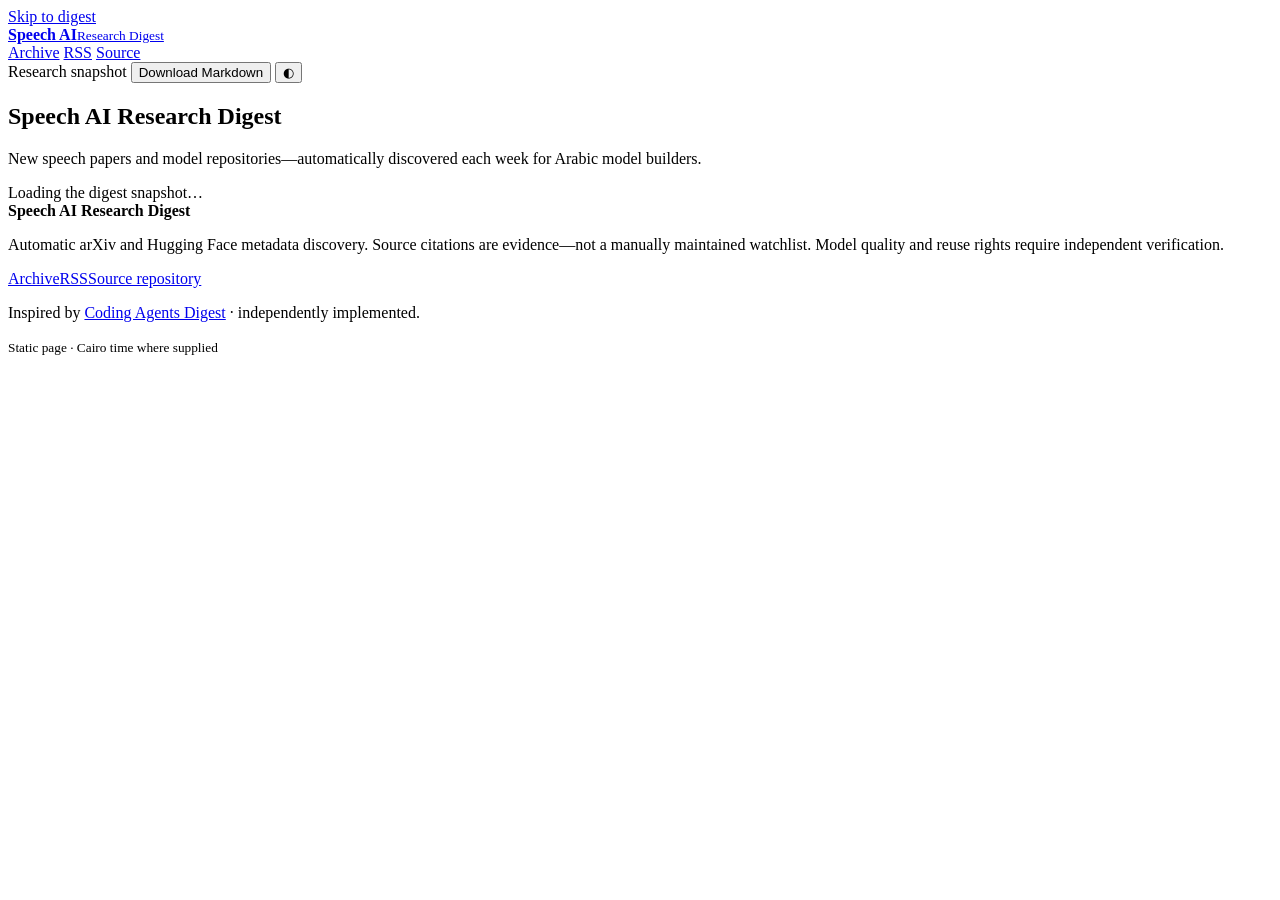
<file: assets/page.html>
<!doctype html>
<html lang="en" data-theme="light">
<head>
  <meta charset="utf-8">
  <meta name="viewport" content="width=device-width, initial-scale=1">
  <title>Speech AI Research Digest</title>
  <meta name="description" content="A source-backed Arabic and Egyptian speech AI research digest covering models, datasets, open training assets, and competitors.">
  <meta name="theme-color" content="#f4f3ed">
  <meta property="og:title" content="Speech AI Research Digest">
  <meta property="og:description" content="What changed in speech AI, why it matters for Arabic research, and what to test next.">
  <meta property="og:type" content="website">
  <meta property="og:url" content="https://ahmed-ezzat20.github.io/speech-ai-research-digest/">
  <link rel="canonical" href="https://ahmed-ezzat20.github.io/speech-ai-research-digest/">
  <link rel="preconnect" href="https://fonts.googleapis.com">
  <link rel="preconnect" href="https://fonts.gstatic.com" crossorigin>
  <link href="https://fonts.googleapis.com/css2?family=DM+Sans:wght@400;500;600;700&family=Manrope:wght@500;600;700;800&family=IBM+Plex+Mono:wght@400;500&display=swap" rel="stylesheet">
  <style>__CSS__</style>
</head>
<body>
  <a class="skip-link" href="#main">Skip to digest</a>
  <header class="site-header">
    <div class="shell header-inner">
      <a class="brand" href="#top" aria-label="Speech AI Research Digest home">
        <span class="brand-mark" aria-hidden="true"><i></i><i></i><i></i><i></i><i></i></span>
        <span><strong>Speech AI</strong><small>Research Digest</small></span>
      </a>
      <nav class="header-nav" aria-label="Primary navigation">
        <a href="archive.html">Archive</a>
        <a href="feed.xml">RSS</a>
        <a id="repo-link" href="https://github.com/Ahmed-Ezzat20/speech-ai-research-digest" rel="noopener noreferrer">Source</a>
      </nav>
      <div class="header-tools">
        <span id="freshness" class="freshness" aria-live="polite">Research snapshot</span>
        <button id="download-digest" class="button button-primary" type="button">Download Markdown</button>
        <button id="theme-toggle" class="icon-button" type="button" aria-label="Switch to dark theme" aria-pressed="false">◐</button>
      </div>
    </div>
  </header>

  <main id="main" class="shell">
    <section class="digest-intro" id="top" aria-labelledby="page-title">
      <h1 id="page-title">Speech AI Research Digest</h1>
      <p>New speech papers and model repositories—automatically discovered each week for Arabic model builders.</p>
    </section>

    <div id="app" aria-live="polite">
      <div class="loading-panel">Loading the digest snapshot…</div>
    </div>

    <noscript>
      <div class="baseline panel" id="baseline">
        __SSR__
      </div>
    </noscript>
  </main>

  <footer class="site-footer shell">
    <div><strong>Speech AI Research Digest</strong><p>Automatic arXiv and Hugging Face metadata discovery. Source citations are evidence—not a manually maintained watchlist. Model quality and reuse rights require independent verification.</p></div>
    <nav aria-label="Footer navigation"><a href="archive.html">Archive</a><a href="feed.xml">RSS</a><a id="footer-repo" href="https://github.com/Ahmed-Ezzat20/speech-ai-research-digest">Source repository</a></nav>
    <p class="reference-credit">Inspired by <a href="https://ibrahimsobh.github.io/coding-agents-digest/">Coding Agents Digest</a> · independently implemented.</p><small id="footer-meta">Static page · Cairo time where supplied</small>
  </footer>

  <script type="application/json" id="digest-data">__DATA__</script>
  <script>__JS__</script>
</body>
</html>
</file>
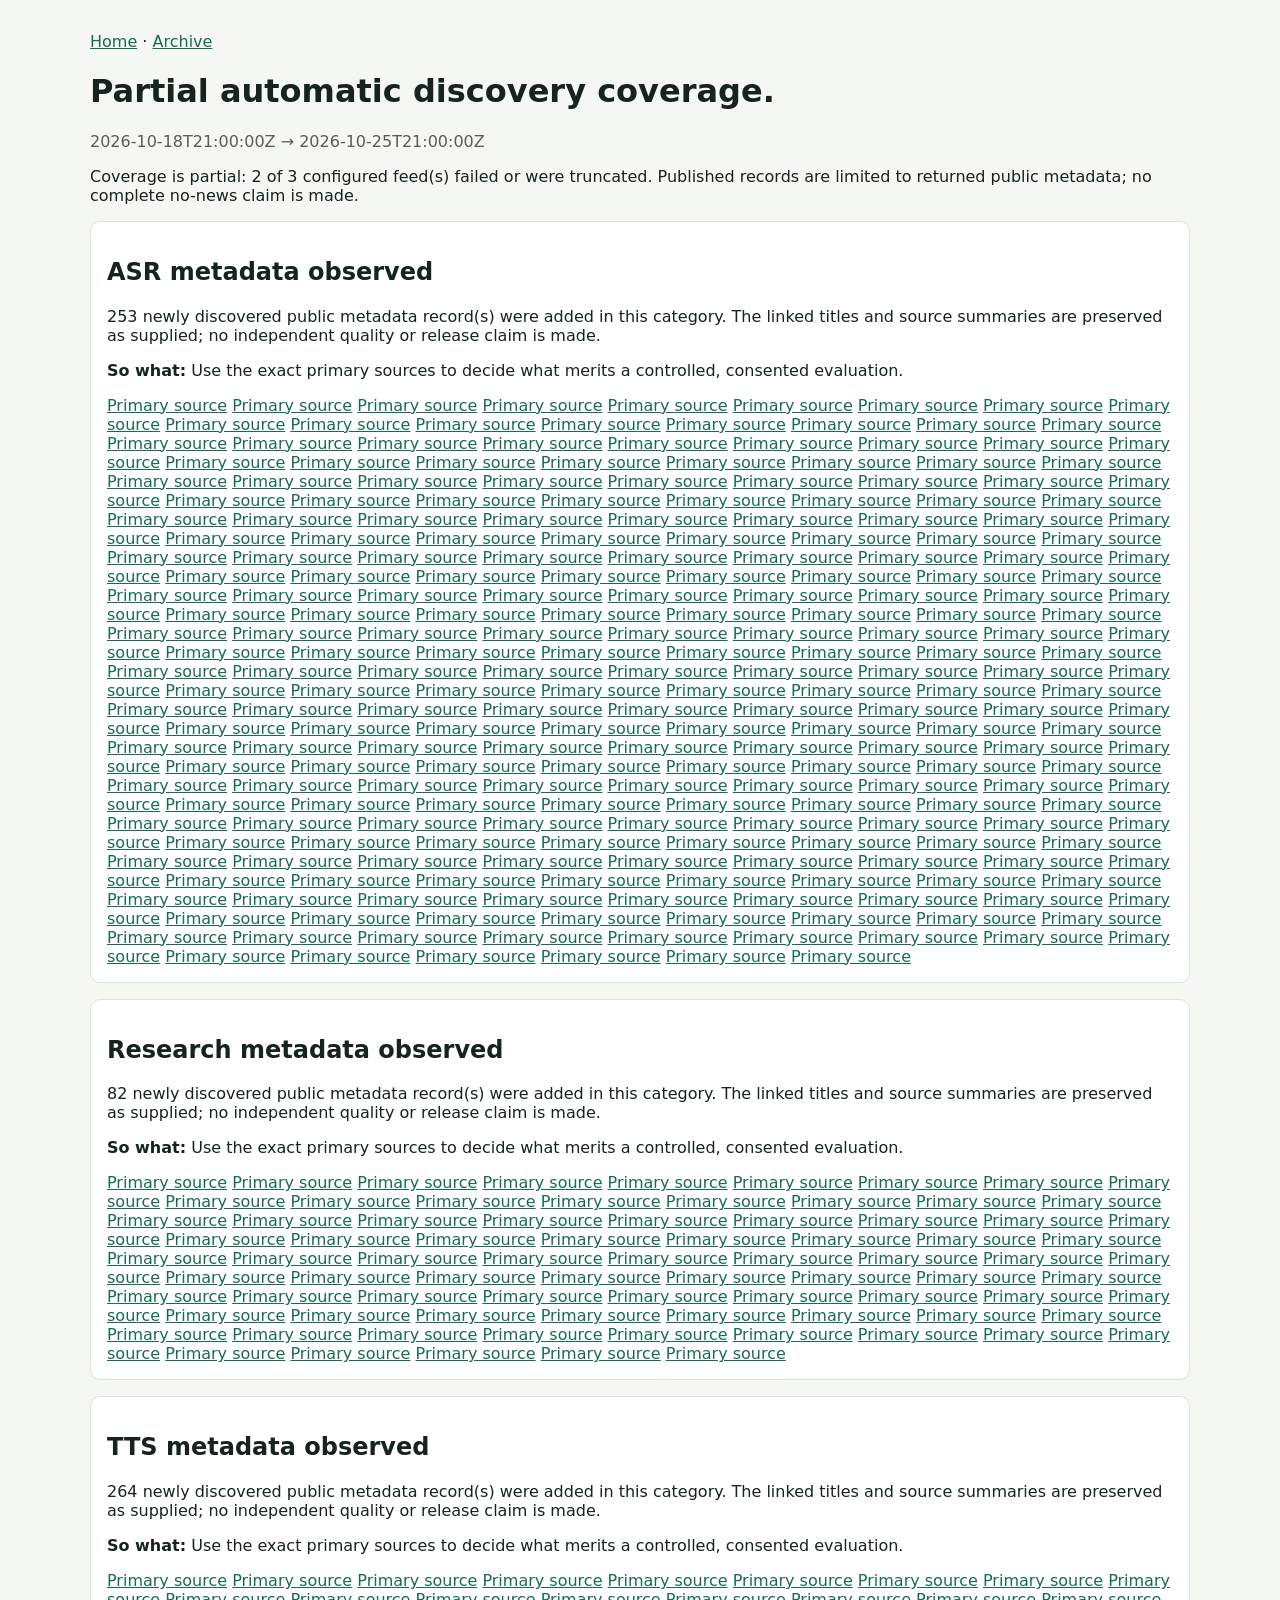
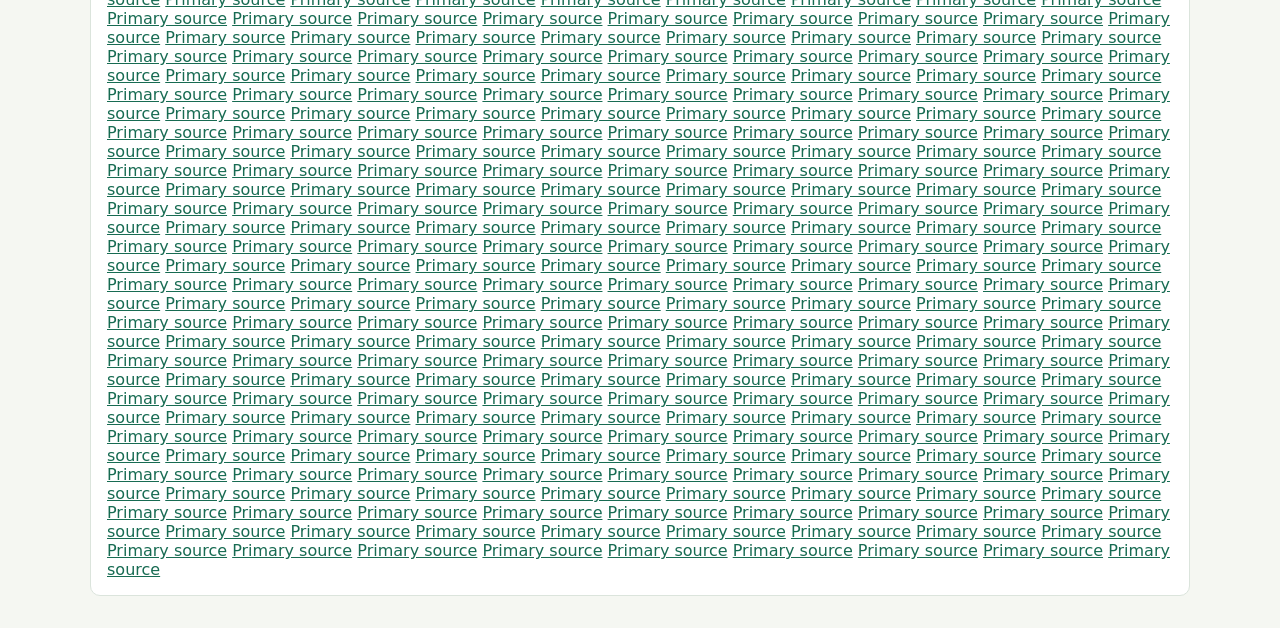
<file: briefs/brief-20261025T120915Z.html>
<!doctype html><html lang="en"><head><meta charset="utf-8"><meta name="viewport" content="width=device-width,initial-scale=1"><title>Weekly snapshot · brief-20261025T120915Z</title><style>:root{font-family:system-ui,sans-serif;color:#17231d;background:#f5f7f2}body{max-width:1100px;margin:0 auto;padding:1rem}a{color:#176b52}header,section,article{margin:1rem 0;padding:1rem;border:1px solid #dbe4dc;border-radius:10px;background:#fff}h1,h2,h3{line-height:1.2}.meta,small{color:#526158}ul{padding-left:1.3rem}.tag{display:inline-block;margin:.15rem;padding:.15rem .4rem;border-radius:4px;background:#edf8f1;color:#176b52;font-size:.8rem}pre{white-space:pre-wrap}</style></head><body><p><a href="../index.html">Home</a> · <a href="../archive.html">Archive</a></p><h1>Partial automatic discovery coverage.</h1><p class="meta">2026-10-18T21:00:00Z → 2026-10-25T21:00:00Z</p><p>Coverage is partial: 2 of 3 configured feed(s) failed or were truncated. Published records are limited to returned public metadata; no complete no-news claim is made.</p><article><h2>ASR metadata observed</h2><p>253 newly discovered public metadata record(s) were added in this category. The linked titles and source summaries are preserved as supplied; no independent quality or release claim is made.</p><p><strong>So what:</strong> Use the exact primary sources to decide what merits a controlled, consented evaluation.</p><a href="https://huggingface.co/duhow/veucat">Primary source</a> <a href="https://huggingface.co/sorika-labs/vaani-2.1-flash">Primary source</a> <a href="https://huggingface.co/sahilfarib/aimscribe-indicconformer-120m-bn-clinical">Primary source</a> <a href="https://huggingface.co/Erog0291/stew-audio-0.1">Primary source</a> <a href="https://huggingface.co/ElizabethMwangi/whisper-large-v3_finetuned_ghanian_ga_nonstandard_speech_v1.0">Primary source</a> <a href="https://huggingface.co/sahilfarib/aimscribe-whisper-small-bn">Primary source</a> <a href="https://huggingface.co/Darayut/sota-large">Primary source</a> <a href="https://huggingface.co/Darayut/sota-base">Primary source</a> <a href="https://huggingface.co/DKDiabloO39/whisper-hindi2hinglish-apex-ggml">Primary source</a> <a href="https://huggingface.co/Modularcomputing/dynamic-asr">Primary source</a> <a href="https://huggingface.co/Darayut/omniASR-CTC-1B-km-en">Primary source</a> <a href="https://huggingface.co/Darayut/omniASR-CTC-300M-km-en">Primary source</a> <a href="https://huggingface.co/mahwizzzz/Urdu-Streaming-Zipformer-20M">Primary source</a> <a href="https://huggingface.co/feemag/feemag-tools-models">Primary source</a> <a href="https://huggingface.co/shamim1122/whisper-small-bangla-onnx">Primary source</a> <a href="https://huggingface.co/selcukkubur/Phonon-2.5-mlx">Primary source</a> <a href="https://huggingface.co/selcukkubur/Phonon-2.5-English-mlx">Primary source</a> <a href="https://huggingface.co/mdimamhosen/bangla-whistle">Primary source</a> <a href="https://huggingface.co/mlboydaisuke/EmbeddingGemma-2-Transcribe-LiteRT">Primary source</a> <a href="https://huggingface.co/Rohith9059/whisper-tiny-minds14-en-us">Primary source</a> <a href="https://huggingface.co/mrfakename/phonon-2.5-english-webgpu-weights">Primary source</a> <a href="https://huggingface.co/0xanto/eg2-tamil">Primary source</a> <a href="https://huggingface.co/sajilck/whisper-small-malayalam-v2">Primary source</a> <a href="https://huggingface.co/Tdhdcd/gigaam-v3-e2e-ctc-int8-onnx">Primary source</a> <a href="https://huggingface.co/Ashmeet21/gurbani-kirtan-model">Primary source</a> <a href="https://huggingface.co/coder543/underdog-bark-3.0-pro-glade">Primary source</a> <a href="https://huggingface.co/Jessicaaaaaaaaa/l2-arctic-perceived-phoneme-ctc">Primary source</a> <a href="https://huggingface.co/coder543/underdog-bark-3.0-plus-glade">Primary source</a> <a href="https://huggingface.co/mudler/parakeet-cpp-gguf">Primary source</a> <a href="https://huggingface.co/erayyapagci/balbal-v1">Primary source</a> <a href="https://huggingface.co/EverPaper/everparakeet-tdt-0.6b-v3-mini">Primary source</a> <a href="https://huggingface.co/EverPaper/everparakeet-tdt-0.6b-v3-compact">Primary source</a> <a href="https://huggingface.co/nphearum/PsarAI-ASR-1B-GGUF">Primary source</a> <a href="https://huggingface.co/ssm11011/IE643-blanc-q2">Primary source</a> <a href="https://huggingface.co/FermionResearch/Phonon-2.5-English">Primary source</a> <a href="https://huggingface.co/FermionResearch/Phonon-2.5">Primary source</a> <a href="https://huggingface.co/nphearum/PsarAI-ASR-1B">Primary source</a> <a href="https://huggingface.co/mradermacher/Qwen3-ASR-1.7B-JA-Anime-Galgame-GGUF">Primary source</a> <a href="https://huggingface.co/mradermacher/Qwen3-ASR-0.6B-JA-Anime-Galgame-GGUF">Primary source</a> <a href="https://huggingface.co/vibeide-dev/parakeet-tdt-0.6b-v3-sk-sherpa-onnx-int8">Primary source</a> <a href="https://huggingface.co/gpillon/Qwen3-ASR-1.7B-GGUF-ignis">Primary source</a> <a href="https://huggingface.co/gpillon/Qwen3-ASR-0.6B-GGUF-ignis">Primary source</a> <a href="https://huggingface.co/nizom333/whisper-small-uzbek-gguf">Primary source</a> <a href="https://huggingface.co/nizom333/rubaistt-v2-medium-gguf">Primary source</a> <a href="https://huggingface.co/nizom333/whisper-medium-uzbek-gguf">Primary source</a> <a href="https://huggingface.co/RobertasTa/paprika-whisper-lt-v3-ct2-int8">Primary source</a> <a href="https://huggingface.co/EverPaper/everparakeet-tdt-0.6b-v3-coreai">Primary source</a> <a href="https://huggingface.co/onnx-community/whisper-tiny-sundanese-ONNX">Primary source</a> <a href="https://huggingface.co/RobertasTa/lt-ausys">Primary source</a> <a href="https://huggingface.co/Arm/moonshine-base-en-fp32-onnx">Primary source</a> <a href="https://huggingface.co/Arm/nemotron-3-5-asr-executorch-fp32">Primary source</a> <a href="https://huggingface.co/Arm/parakeet-tdt-0-6b-v3-int8-litert">Primary source</a> <a href="https://huggingface.co/tan-ht/naist-iwslt2025">Primary source</a> <a href="https://huggingface.co/qvac/TranscribePsy-250M-EU">Primary source</a> <a href="https://huggingface.co/smutuvi/sunflower51-ndizi1sw-lora-qc-v2">Primary source</a> <a href="https://huggingface.co/JacobThadeus/whisper-tiny-minds14-en-us">Primary source</a> <a href="https://huggingface.co/Amjad-Hamidi/whisper-tiny-5accents-Amjad">Primary source</a> <a href="https://huggingface.co/Abdelrahman-M/Arabic-Asr-cohere-v2">Primary source</a> <a href="https://huggingface.co/AMAImedia/NOESIS-Qwen3-Forced-Aligner-0.6B-112LANG-BF16">Primary source</a> <a href="https://huggingface.co/AMAImedia/NOESIS-Whisper3-1.6B-Large-Turbo-Darwin-99LANG-BF16">Primary source</a> <a href="https://huggingface.co/AMAImedia/NOESIS-Whisper3-1.6B-Large-Turbo-Darwin-99LANG-ONNX-INT8">Primary source</a> <a href="https://huggingface.co/subhashhhhhh/lumen-speech">Primary source</a> <a href="https://huggingface.co/PraxySante/praxy-ca-es-asr-streaming-cacheaware-fastconformer">Primary source</a> <a href="https://huggingface.co/cstr/granite-speech-5.0-2b-GGUF">Primary source</a> <a href="https://huggingface.co/phisanshukkhi/typhoon-isan-asr-whisper-ggml">Primary source</a> <a href="https://huggingface.co/ziywang50/omniASR-LLM-300M-hf">Primary source</a> <a href="https://huggingface.co/salonibundele/Wisper_model">Primary source</a> <a href="https://huggingface.co/jackuh02/WenetSpeech-Yue-ASR-ONNX">Primary source</a> <a href="https://huggingface.co/Gary2283/xclusiv-whisper-lt">Primary source</a> <a href="https://huggingface.co/doanhlt/cabin-sherpa-vi-distill-pilot1">Primary source</a> <a href="https://huggingface.co/rose3/moss-anime">Primary source</a> <a href="https://huggingface.co/Parafoil/speech-models">Primary source</a> <a href="https://huggingface.co/hitl-systems/lipi">Primary source</a> <a href="https://huggingface.co/loom-ai-org/citrinet-256-ls-loom">Primary source</a> <a href="https://huggingface.co/Thox-ai/ThoxSpeech-ASR-BitNet">Primary source</a> <a href="https://huggingface.co/ArikaisAllie/yueyu-whisper-small-lora-v1">Primary source</a> <a href="https://huggingface.co/ThakiCloud/Thaki-ASR-KO-Dialects-v1">Primary source</a> <a href="https://huggingface.co/preslaff/bulgarian-asr-zipformer-streaming">Primary source</a> <a href="https://huggingface.co/drivendata/pasketti-phonetic">Primary source</a> <a href="https://huggingface.co/drivendata/pasketti-word">Primary source</a> <a href="https://huggingface.co/Msaied2026/arabic-asr">Primary source</a> <a href="https://huggingface.co/preslaff/bulgarian-asr-zipformer">Primary source</a> <a href="https://huggingface.co/madjinn/kb-whisper-large-coreml">Primary source</a> <a href="https://huggingface.co/madjinn/whisper-large-v3-turbo-coreml">Primary source</a> <a href="https://huggingface.co/mihuai/turkish-stt-66m-v2">Primary source</a> <a href="https://huggingface.co/mihuai/turkish-stt">Primary source</a> <a href="https://huggingface.co/NartOS/mms-1b-abaza-asr">Primary source</a> <a href="https://huggingface.co/NartOS/mms-1b-adyghe-asr">Primary source</a> <a href="https://huggingface.co/jssaluja/zipformer-large-sggs-ncer-train-113134-epochs-90-test-1569">Primary source</a> <a href="https://huggingface.co/Selbyggen/nb-whisper-large-coreml">Primary source</a> <a href="https://huggingface.co/kamalaitbrahim/nassem-asr-darija">Primary source</a> <a href="https://huggingface.co/mewse/parakeet-tdt_ctc-110m-onnx-int4">Primary source</a> <a href="https://huggingface.co/sandovs/parakeet-tdt-0.6b-v3-ptBR-TAGARELA-onnx-q4">Primary source</a> <a href="https://huggingface.co/alekringtonnn-ai/zubr-whisper-mlx">Primary source</a> <a href="https://huggingface.co/alekringtonnn-ai/zubr-whisper">Primary source</a> <a href="https://huggingface.co/machineandfolk/whistle-mirror">Primary source</a> <a href="https://huggingface.co/gcoli/whisper-large-v3-swiss-german-mit">Primary source</a> <a href="https://huggingface.co/SLPSidekick/SLPSidekickModels">Primary source</a> <a href="https://huggingface.co/enesssssw/lost-in-transcription-spanish-english-ensemble">Primary source</a> <a href="https://huggingface.co/kickvn/omniASR-CTC-3B-v2-ONNX">Primary source</a> <a href="https://huggingface.co/enesssssw/lost-in-transcription-indonesian-javanese-ensemble">Primary source</a> <a href="https://huggingface.co/kickvn/omniASR-CTC-1B-v2-ONNX">Primary source</a> <a href="https://huggingface.co/kickvn/omniASR-CTC-300M-v2-ONNX">Primary source</a> <a href="https://huggingface.co/EverPaper/everparakeet-tdt-0.6b-v3">Primary source</a> <a href="https://huggingface.co/EverPaper/everparakeet-tdt-0.6b-v3-mlx">Primary source</a> <a href="https://huggingface.co/keelzhang/qwen3-asr-rk3576">Primary source</a> <a href="https://huggingface.co/ArchiveStudio/MOSS-Transcribe-preview-2B">Primary source</a> <a href="https://huggingface.co/vanshnawander/sapc2-moonshine-m3g">Primary source</a> <a href="https://huggingface.co/vanshnawander/sapc2-moonshine-m2s">Primary source</a> <a href="https://huggingface.co/vanshnawander/sapc2-cohere-transcribe-sft">Primary source</a> <a href="https://huggingface.co/vanshnawander/sapc2-cohere-transcribe-sft-v1">Primary source</a> <a href="https://huggingface.co/codesparktech/vlotspraak-dutch-asr">Primary source</a> <a href="https://huggingface.co/hoanghuy2000gl/Wav2Vec_VinData">Primary source</a> <a href="https://huggingface.co/17slever17/granite-speech-5.0-470m-turboctc-multilingual-GGUF">Primary source</a> <a href="https://huggingface.co/FermionResearch/Phonon-2-CoreML">Primary source</a> <a href="https://huggingface.co/FermionResearch/Phonon-1-Micro">Primary source</a> <a href="https://huggingface.co/FermionResearch/Phonon-1-Big">Primary source</a> <a href="https://huggingface.co/FermionResearch/Phonon-1">Primary source</a> <a href="https://huggingface.co/FermionResearch/Phonon-2">Primary source</a> <a href="https://huggingface.co/air-air/xlsr-53-espeak-student-ONNX">Primary source</a> <a href="https://huggingface.co/air-air/japanese-hubert-base-phoneme-ctc-v4-ONNX">Primary source</a> <a href="https://huggingface.co/TheStageAI/thewhisper-large-v3-turbo">Primary source</a> <a href="https://huggingface.co/vanshnawander/sapc2-moonshine-m5g">Primary source</a> <a href="https://huggingface.co/bob6678493/Breeze-ASR-25-web">Primary source</a> <a href="https://huggingface.co/ibm-granite/granite-speech-5.0-2b">Primary source</a> <a href="https://huggingface.co/AliacAI/whisper-base-el-en">Primary source</a> <a href="https://huggingface.co/iamabdulaziz/wav2vec2-xls-r-300m-karakalpak">Primary source</a> <a href="https://huggingface.co/abdissa-png/amharic-asr-small">Primary source</a> <a href="https://huggingface.co/sigil-build/parakeet-ultra">Primary source</a> <a href="https://huggingface.co/sigil-build/whisper-ggml">Primary source</a> <a href="https://huggingface.co/vanshnawander/sapc2-moonshine-m7g">Primary source</a> <a href="https://huggingface.co/fonada/kapture-v3">Primary source</a> <a href="https://huggingface.co/vanshnawander/sapc2-moonshine-m10s">Primary source</a> <a href="https://huggingface.co/vanshnawander/sapc2-moonshine-m15s">Primary source</a> <a href="https://huggingface.co/vanshnawander/sapc2-moonshine-m24">Primary source</a> <a href="https://huggingface.co/vanshnawander/sapc2-moonshine-tiny-rl">Primary source</a> <a href="https://huggingface.co/humoiww/PhonoCommand-ASR">Primary source</a> <a href="https://huggingface.co/romaindurif/canary-1b-v2-onnx-fp16">Primary source</a> <a href="https://huggingface.co/PMTC/Breeze-ASR-26-mlx-fp16">Primary source</a> <a href="https://huggingface.co/PMTC/Breeze-ASR-25-mlx-fp16">Primary source</a> <a href="https://huggingface.co/SitrakaForler/whisper-large-v3-turbo-lb-ct2">Primary source</a> <a href="https://huggingface.co/SitrakaForler/whisper-large-v3-turbo-lb">Primary source</a> <a href="https://huggingface.co/ey0syas/amharic-whisper-ai-v2">Primary source</a> <a href="https://huggingface.co/ElizabethMwangi/ga-test-large-stage1">Primary source</a> <a href="https://huggingface.co/chendren/voxtral-creole-lora-v3">Primary source</a> <a href="https://huggingface.co/chendren/voxtral-creole-training">Primary source</a> <a href="https://huggingface.co/MmeOG/MME_STT_Model">Primary source</a> <a href="https://huggingface.co/BRlin/Belle-whisper-large-v3-zh-mlx-fp16">Primary source</a> <a href="https://huggingface.co/BRlin/Belle-whisper-large-v3-zh-mlx-4bit">Primary source</a> <a href="https://huggingface.co/BRlin/Breeze-ASR-25-ggml">Primary source</a> <a href="https://huggingface.co/BRlin/Belle-whisper-large-v3-zh-ggml">Primary source</a> <a href="https://huggingface.co/Scicom-intl/Melati-Whisper-Large-V3">Primary source</a> <a href="https://huggingface.co/yangsu0423/SenseVoiceSmall-OV-int8">Primary source</a> <a href="https://huggingface.co/mazesmazes/tiny-audio">Primary source</a> <a href="https://huggingface.co/heast13/kyrr-models">Primary source</a> <a href="https://huggingface.co/Phonepadith/wav2vec2-large-xlsr-53-laos">Primary source</a> <a href="https://huggingface.co/Sky-Kim/com.sky.sentis.sensevoice">Primary source</a> <a href="https://huggingface.co/ufakai/ufakzeka-kulak">Primary source</a> <a href="https://huggingface.co/jssaluja/sggs-asr-v0">Primary source</a> <a href="https://huggingface.co/jssaluja/sggs-asr-v0-onnx">Primary source</a> <a href="https://huggingface.co/jssaluja/sggs-asr-v1">Primary source</a> <a href="https://huggingface.co/rajb3/kea-t">Primary source</a> <a href="https://huggingface.co/rajb3/kea-b">Primary source</a> <a href="https://huggingface.co/bbbbbbb9/stt-es-fastconformer-ctc-int4-onnx">Primary source</a> <a href="https://huggingface.co/Mannon/uzbek_stt_v1">Primary source</a> <a href="https://huggingface.co/Hebrish/Boxty-sherpa-onnx-int8">Primary source</a> <a href="https://huggingface.co/Olicorne/parakeet-tdt-0.6b-v3-ultra-onnx">Primary source</a> <a href="https://huggingface.co/jssaluja/zipformer-large-sggs-ncer-train-epochs-90-scratch-20261021">Primary source</a> <a href="https://huggingface.co/BoumedineBillal/esp32-pie-asr-kroko-en">Primary source</a> <a href="https://huggingface.co/shemang/zuno-speak">Primary source</a> <a href="https://huggingface.co/Olicorne/parakeet-tdt-0.6b-v3-ultra-UltiMed-onnx">Primary source</a> <a href="https://huggingface.co/Olicorne/parakeet-tdt-0.6b-v3-redux-UltiMed-experimental-onnx">Primary source</a> <a href="https://huggingface.co/Olicorne/parakeet-tdt-0.6b-v3-redux-onnx">Primary source</a> <a href="https://huggingface.co/suprim/parakeet-ultra-pc-qu-onnx">Primary source</a> <a href="https://huggingface.co/realSauron/ToneTunner-whisper-onnx">Primary source</a> <a href="https://huggingface.co/virgil-coach/detailkeeper-runtime">Primary source</a> <a href="https://huggingface.co/virgil-coach/own-names-qwen3-asr">Primary source</a> <a href="https://huggingface.co/redbaty/ytm-lyrics-aligner">Primary source</a> <a href="https://huggingface.co/madjinn/whisper-medium-coreml">Primary source</a> <a href="https://huggingface.co/GarchenArchive/whisper-large-v3-turbo-rinpoche">Primary source</a> <a href="https://huggingface.co/elbruno/parakeet-tdt-0.6b-v3-onnx">Primary source</a> <a href="https://huggingface.co/jburtoft/Voxtral-Mini-3B-2507-DFlash">Primary source</a> <a href="https://huggingface.co/abid1010/indic-transcribe-core-onnx">Primary source</a> <a href="https://huggingface.co/rahulsharmavishwakarma/vesper-parakeet-tdt-0.6b-v3-coreml-ane">Primary source</a> <a href="https://huggingface.co/techiaith/stt_cy_parakeet_tdt_ctc_110m">Primary source</a> <a href="https://huggingface.co/zhebil/parakeet-tdt-0.6b-v3-uk-gguf">Primary source</a> <a href="https://huggingface.co/ZaaX19/whisper-small-uzbek-1h">Primary source</a> <a href="https://huggingface.co/marcosremar2/parakeet-ultra-onnx">Primary source</a> <a href="https://huggingface.co/CollectionStudio/canary-qwen-2.5b">Primary source</a> <a href="https://huggingface.co/CollectionStudio/multitalker-parakeet-streaming-0.6b-v1">Primary source</a> <a href="https://huggingface.co/CollectionStudio/parakeet-tdt-0.6b-v3">Primary source</a> <a href="https://huggingface.co/CollectionStudio/parakeet-tdt-0.6b-v2">Primary source</a> <a href="https://huggingface.co/CollectionStudio/parakeet-tdt_ctc-110m">Primary source</a> <a href="https://huggingface.co/CollectionStudio/parakeet-tdt_ctc-1.1b">Primary source</a> <a href="https://huggingface.co/CollectionStudio/parakeet-tdt-1.1b">Primary source</a> <a href="https://huggingface.co/CollectionStudio/parakeet-ctc-0.6b">Primary source</a> <a href="https://huggingface.co/CollectionStudio/parakeet-rnnt-0.6b">Primary source</a> <a href="https://huggingface.co/CollectionStudio/parakeet-ctc-1.1b">Primary source</a> <a href="https://huggingface.co/CollectionStudio/parakeet-rnnt-1.1b">Primary source</a> <a href="https://huggingface.co/CollectionStudio/canary-180m-flash">Primary source</a> <a href="https://huggingface.co/ArchiveStudio/GLM-ASR-Nano-2512">Primary source</a> <a href="https://huggingface.co/SethCorleone/auge-transcribe-nos-gl-q8_0">Primary source</a> <a href="https://huggingface.co/bezzam/omniasr-llm-7b-v2">Primary source</a> <a href="https://huggingface.co/bezzam/omniasr-llm-3b-v2">Primary source</a> <a href="https://huggingface.co/bezzam/omniasr-llm-1b-v2">Primary source</a> <a href="https://huggingface.co/bezzam/omniasr-llm-300m-v2">Primary source</a> <a href="https://huggingface.co/bezzam/omniasr-ctc-7b-v2">Primary source</a> <a href="https://huggingface.co/bezzam/omniasr-ctc-3b-v2">Primary source</a> <a href="https://huggingface.co/bezzam/omniasr-ctc-1b-v2">Primary source</a> <a href="https://huggingface.co/bezzam/omniasr-ctc-300m-v2">Primary source</a> <a href="https://huggingface.co/ArchiveStudio/Qwen3-ASR-1.7B-hf">Primary source</a> <a href="https://huggingface.co/ArchiveStudio/Qwen3-ASR-0.6B-hf">Primary source</a> <a href="https://huggingface.co/ArchiveStudio/Qwen3-ASR-1.7B">Primary source</a> <a href="https://huggingface.co/yayaiu6/Verto-Arabic-ASR">Primary source</a> <a href="https://huggingface.co/vdaular/Qwen3-ASR-ComfyUI">Primary source</a> <a href="https://huggingface.co/MaybeSomeone19/whisper-tiny-hinglish-onnx">Primary source</a> <a href="https://huggingface.co/davidalarrea/parakeet-tdt-0.6b-v3-mlx-4bit">Primary source</a> <a href="https://huggingface.co/davidalarrea/parakeet-tdt-0.6b-v3-mlx-8bit">Primary source</a> <a href="https://huggingface.co/ASLP-lab/WS-Min-ASR">Primary source</a> <a href="https://huggingface.co/BoomBigNoseLab/whisper-large-v3-thai-dialects-interp">Primary source</a> <a href="https://huggingface.co/BoomBigNoseLab/whisper-large-v3-thai-korat">Primary source</a> <a href="https://huggingface.co/BoomBigNoseLab/whisper-large-v3-thai-cv">Primary source</a> <a href="https://huggingface.co/BoomBigNoseLab/whisper-large-v3-thai-merge">Primary source</a> <a href="https://huggingface.co/mrmuminov/uzbek-fastconformer-ctc-uz">Primary source</a> <a href="https://huggingface.co/desert-ant-labs/voz">Primary source</a> <a href="https://huggingface.co/BoomBigNoseLab/w2v-bert-thai-khummuang-ctc">Primary source</a> <a href="https://huggingface.co/BoomBigNoseLab/w2v-bert-thai-pattani-ctc">Primary source</a> <a href="https://huggingface.co/DanielMarius/dms-whisper-base">Primary source</a> <a href="https://huggingface.co/DanielMarius/dms-whisper-small">Primary source</a> <a href="https://huggingface.co/Ntlakanipho/whisper-small-isixhosa">Primary source</a> <a href="https://huggingface.co/dorajim15/TEA-ASR-1.1-transcribe-cpp">Primary source</a> <a href="https://huggingface.co/pantinor/whisper-small-turkish-sherpa">Primary source</a> <a href="https://huggingface.co/unslothai/Qwen3-ASR-0.6B-GGUF">Primary source</a> <a href="https://huggingface.co/unslothai/Qwen3-ASR-1.7B-GGUF">Primary source</a> <a href="https://huggingface.co/Vitopeb/turkish-stt-66m-v2">Primary source</a> <a href="https://huggingface.co/mrmuminov/quran-fastconformer-ctc-ar">Primary source</a> <a href="https://huggingface.co/voyagar/BuzzASR-korean-mlx-8bit">Primary source</a> <a href="https://huggingface.co/davidalarrea/fluid-speech-mini-mlx-4bit">Primary source</a> <a href="https://huggingface.co/davidalarrea/fluid-speech-mini-mlx-8bit">Primary source</a> <a href="https://huggingface.co/davidalarrea/underdog-bark-3.0-clean-mlx-4bit">Primary source</a> <a href="https://huggingface.co/davidalarrea/underdog-bark-3.0-clean-mlx-8bit">Primary source</a> <a href="https://huggingface.co/davidalarrea/underdog-bark-3.0-plus-mlx-4bit">Primary source</a> <a href="https://huggingface.co/davidalarrea/underdog-bark-3.0-plus-mlx-8bit">Primary source</a> <a href="https://huggingface.co/davidalarrea/underdog-bark-3.0-mlx-4bit">Primary source</a> <a href="https://huggingface.co/davidalarrea/underdog-bark-3.0-mlx-8bit">Primary source</a> <a href="https://huggingface.co/kznkzn/Qwen3-ASR-1.7B-JA-speechcpp-GGUF">Primary source</a> <a href="https://huggingface.co/NeoRoth/oriloq-asr-fr-mlx-int8">Primary source</a> <a href="https://huggingface.co/NeoRoth/oriloq-asr-fr-coreml">Primary source</a> <a href="https://huggingface.co/NeoRoth/oriloq-asr-fr-mlx">Primary source</a> <a href="https://huggingface.co/coder543/granite-speech-5.0-470m-turboctc-glade">Primary source</a> <a href="https://huggingface.co/litert-community/parakeet-redux">Primary source</a> <a href="https://huggingface.co/Riyan200324200324/faster-whisper-large-v3">Primary source</a> <a href="https://huggingface.co/bnoordhuis/canary-1b-v2-sherpa-onnx-nl-int8">Primary source</a> </article><article><h2>Research metadata observed</h2><p>82 newly discovered public metadata record(s) were added in this category. The linked titles and source summaries are preserved as supplied; no independent quality or release claim is made.</p><p><strong>So what:</strong> Use the exact primary sources to decide what merits a controlled, consented evaluation.</p><a href="https://arxiv.org/abs/2608.09930v2">Primary source</a> <a href="https://arxiv.org/abs/2610.31520v1">Primary source</a> <a href="https://arxiv.org/abs/2610.28673v2">Primary source</a> <a href="https://arxiv.org/abs/2610.31470v1">Primary source</a> <a href="https://arxiv.org/abs/2604.01247v2">Primary source</a> <a href="https://arxiv.org/abs/2610.31415v1">Primary source</a> <a href="https://arxiv.org/abs/2610.31292v1">Primary source</a> <a href="https://arxiv.org/abs/2610.31259v1">Primary source</a> <a href="https://arxiv.org/abs/2610.31247v1">Primary source</a> <a href="https://arxiv.org/abs/2603.24549v2">Primary source</a> <a href="https://arxiv.org/abs/2605.19266v4">Primary source</a> <a href="https://arxiv.org/abs/2610.30872v1">Primary source</a> <a href="https://arxiv.org/abs/2610.30860v1">Primary source</a> <a href="https://arxiv.org/abs/2610.26929v2">Primary source</a> <a href="https://arxiv.org/abs/2610.30818v1">Primary source</a> <a href="https://arxiv.org/abs/2610.30663v1">Primary source</a> <a href="https://arxiv.org/abs/2610.29351v2">Primary source</a> <a href="https://arxiv.org/abs/2606.02375v2">Primary source</a> <a href="https://arxiv.org/abs/2605.15104v3">Primary source</a> <a href="https://arxiv.org/abs/2610.29843v1">Primary source</a> <a href="https://arxiv.org/abs/2610.29815v1">Primary source</a> <a href="https://arxiv.org/abs/2609.29768v2">Primary source</a> <a href="https://arxiv.org/abs/2610.29720v1">Primary source</a> <a href="https://arxiv.org/abs/2603.09725v3">Primary source</a> <a href="https://arxiv.org/abs/2610.29613v1">Primary source</a> <a href="https://arxiv.org/abs/2605.24585v3">Primary source</a> <a href="https://arxiv.org/abs/2610.13550v2">Primary source</a> <a href="https://arxiv.org/abs/2610.29455v1">Primary source</a> <a href="https://arxiv.org/abs/2610.29434v1">Primary source</a> <a href="https://arxiv.org/abs/2610.29345v1">Primary source</a> <a href="https://arxiv.org/abs/2610.26867v2">Primary source</a> <a href="https://arxiv.org/abs/2610.29164v1">Primary source</a> <a href="https://arxiv.org/abs/2507.16080v3">Primary source</a> <a href="https://arxiv.org/abs/2610.26821v2">Primary source</a> <a href="https://arxiv.org/abs/2610.28840v1">Primary source</a> <a href="https://arxiv.org/abs/2610.28616v1">Primary source</a> <a href="https://arxiv.org/abs/2610.28711v1">Primary source</a> <a href="https://arxiv.org/abs/2607.08409v2">Primary source</a> <a href="https://arxiv.org/abs/2603.26246v2">Primary source</a> <a href="https://arxiv.org/abs/2610.25824v2">Primary source</a> <a href="https://arxiv.org/abs/2610.28189v1">Primary source</a> <a href="https://arxiv.org/abs/2610.27867v1">Primary source</a> <a href="https://arxiv.org/abs/2610.27820v1">Primary source</a> <a href="https://arxiv.org/abs/2610.27678v1">Primary source</a> <a href="https://arxiv.org/abs/2610.24809v2">Primary source</a> <a href="https://arxiv.org/abs/2610.27652v1">Primary source</a> <a href="https://arxiv.org/abs/2610.27631v1">Primary source</a> <a href="https://arxiv.org/abs/2610.27567v1">Primary source</a> <a href="https://arxiv.org/abs/2610.12474v3">Primary source</a> <a href="https://arxiv.org/abs/2610.27459v1">Primary source</a> <a href="https://arxiv.org/abs/2610.27403v1">Primary source</a> <a href="https://arxiv.org/abs/2610.19388v2">Primary source</a> <a href="https://arxiv.org/abs/2610.27285v1">Primary source</a> <a href="https://arxiv.org/abs/2610.27200v1">Primary source</a> <a href="https://arxiv.org/abs/2610.27109v1">Primary source</a> <a href="https://arxiv.org/abs/2610.26776v1">Primary source</a> <a href="https://arxiv.org/abs/2410.03037v2">Primary source</a> <a href="https://arxiv.org/abs/2609.38627v6">Primary source</a> <a href="https://arxiv.org/abs/2610.26614v1">Primary source</a> <a href="https://arxiv.org/abs/2609.20081v2">Primary source</a> <a href="https://arxiv.org/abs/2610.26448v1">Primary source</a> <a href="https://arxiv.org/abs/2610.26446v1">Primary source</a> <a href="https://arxiv.org/abs/2610.26406v1">Primary source</a> <a href="https://arxiv.org/abs/2610.17042v2">Primary source</a> <a href="https://arxiv.org/abs/1908.04284v7">Primary source</a> <a href="https://arxiv.org/abs/2610.26258v1">Primary source</a> <a href="https://arxiv.org/abs/2610.26233v1">Primary source</a> <a href="https://arxiv.org/abs/2610.26168v1">Primary source</a> <a href="https://arxiv.org/abs/2609.27650v5">Primary source</a> <a href="https://arxiv.org/abs/2610.26112v1">Primary source</a> <a href="https://arxiv.org/abs/2610.26100v1">Primary source</a> <a href="https://arxiv.org/abs/2610.27002v1">Primary source</a> <a href="https://arxiv.org/abs/2610.26059v1">Primary source</a> <a href="https://arxiv.org/abs/2610.25942v1">Primary source</a> <a href="https://arxiv.org/abs/2609.32560v2">Primary source</a> <a href="https://arxiv.org/abs/2610.25892v1">Primary source</a> <a href="https://arxiv.org/abs/2610.26986v1">Primary source</a> <a href="https://arxiv.org/abs/2610.17782v2">Primary source</a> <a href="https://arxiv.org/abs/2610.25766v1">Primary source</a> <a href="https://arxiv.org/abs/2610.01560v2">Primary source</a> <a href="https://arxiv.org/abs/2610.25599v1">Primary source</a> <a href="https://arxiv.org/abs/2610.25586v1">Primary source</a> </article><article><h2>TTS metadata observed</h2><p>264 newly discovered public metadata record(s) were added in this category. The linked titles and source summaries are preserved as supplied; no independent quality or release claim is made.</p><p><strong>So what:</strong> Use the exact primary sources to decide what merits a controlled, consented evaluation.</p><a href="https://huggingface.co/MekaHime/MekaHime_Sakura">Primary source</a> <a href="https://huggingface.co/Tesslate/Lure-TTS-Turbo">Primary source</a> <a href="https://huggingface.co/Tesslate/Lure-TTS-0.6B">Primary source</a> <a href="https://huggingface.co/sw-voice-ai/voxcpm2-telugu-stage1b-english-sidon-dedup-refclone-lr1e-4-10ep">Primary source</a> <a href="https://huggingface.co/codah80/futhark-hugin">Primary source</a> <a href="https://huggingface.co/Modularcomputing/dynamic-accent-pro-v1.1">Primary source</a> <a href="https://huggingface.co/ghanaopenai/ghana-voice_akuapem_twi">Primary source</a> <a href="https://huggingface.co/ghanaopenai/ghana-voice_buli">Primary source</a> <a href="https://huggingface.co/ghanaopenai/ghana-voice_bissa">Primary source</a> <a href="https://huggingface.co/ghanaopenai/ghana-voice_birifor">Primary source</a> <a href="https://huggingface.co/ghanaopenai/ghana-voice_bimoba">Primary source</a> <a href="https://huggingface.co/ghanaopenai/ghana-voice_bassar">Primary source</a> <a href="https://huggingface.co/ghanaopenai/ghana-voice_avatime">Primary source</a> <a href="https://huggingface.co/ghanaopenai/ghana-voice_anyin">Primary source</a> <a href="https://huggingface.co/ghanaopenai/ghana-voice_asante_twi">Primary source</a> <a href="https://huggingface.co/Infinix-io/FishAudio-Drama3-TTS-83Lang-Qwen3.5-35B-A3B-FP8-BF16-GGUF">Primary source</a> <a href="https://huggingface.co/dmytro-m/ua-serhiy-0p58m">Primary source</a> <a href="https://huggingface.co/mradermacher/Lure-TTS-0.6B-GGUF">Primary source</a> <a href="https://huggingface.co/theoracleguy/Chatterbox-Multilingual-pt-br-MLX">Primary source</a> <a href="https://huggingface.co/shiqianyan/TangYuGe-GPT-SoVITS-v2ProPlus">Primary source</a> <a href="https://huggingface.co/Messam174/Sada-TTS-SA-v1">Primary source</a> <a href="https://huggingface.co/pythainlp/MakHamTTS">Primary source</a> <a href="https://huggingface.co/mradermacher/Lure-TTS-Turbo-GGUF">Primary source</a> <a href="https://huggingface.co/theoracleguy/VoxCPM2-bf16">Primary source</a> <a href="https://huggingface.co/theoracleguy/VoxCPM2-8bit">Primary source</a> <a href="https://huggingface.co/jinhwan000/qwen3-tts-0.6b-customvoice-ov">Primary source</a> <a href="https://huggingface.co/jinhwan000/qwen3-tts-0.6b-base-ov">Primary source</a> <a href="https://huggingface.co/jinhwan000/qwen3-tts-1.7b-base-ov">Primary source</a> <a href="https://huggingface.co/preslaff/omnivoice-bg">Primary source</a> <a href="https://huggingface.co/theoracleguy/VoxCPM2-4bit">Primary source</a> <a href="https://huggingface.co/theoracleguy/chatterbox-multilingual-v3">Primary source</a> <a href="https://huggingface.co/mattmireles/kokoro-coreml">Primary source</a> <a href="https://huggingface.co/Rohith9059/speecht5-finetuned-voxpopuli-nl">Primary source</a> <a href="https://huggingface.co/sadmN/moshi-s28-rag">Primary source</a> <a href="https://huggingface.co/sahnetee/spoken-players">Primary source</a> <a href="https://huggingface.co/drowzeys/keys-ghost-machine-audio-visual-agent">Primary source</a> <a href="https://huggingface.co/anventureslabs/lamma-narrator">Primary source</a> <a href="https://huggingface.co/UXARAPPS/supertonic-3-coreml">Primary source</a> <a href="https://huggingface.co/RetentionLabs/EmoSphere-PP-16kHz">Primary source</a> <a href="https://huggingface.co/andkondev/tts-voices">Primary source</a> <a href="https://huggingface.co/Jarvis-Story/pocket-tts-onnx-2026-10">Primary source</a> <a href="https://huggingface.co/Orvena/Supertonic-3-ANE">Primary source</a> <a href="https://huggingface.co/Anadilorg/Anadil_Azerbaijani_TTS">Primary source</a> <a href="https://huggingface.co/inklight-app/pocket-tts-q8">Primary source</a> <a href="https://huggingface.co/RobertasTa/lt_LT-reginute1-medium">Primary source</a> <a href="https://huggingface.co/RobertasTa/lt_LT-ingute-medium">Primary source</a> <a href="https://huggingface.co/Harsha001/Drama-3-ROCmFPX-GGUF">Primary source</a> <a href="https://huggingface.co/Aarjan/swar">Primary source</a> <a href="https://huggingface.co/lineofflight/pocket-tts-coreml">Primary source</a> <a href="https://huggingface.co/lineofflight/pocket-tts-onnx">Primary source</a> <a href="https://huggingface.co/Mametoyas/SparkTTS-Thai-Emotion-Control">Primary source</a> <a href="https://huggingface.co/Parikshirendupoojiyamettu/drama-3">Primary source</a> <a href="https://huggingface.co/sw-voice-ai/voxcpm2-stage2-navaratri-telugu-lr5e-5-5ep">Primary source</a> <a href="https://huggingface.co/sulabhkatiyar/indic-tts-mini-train">Primary source</a> <a href="https://huggingface.co/TheStageAI/pocket-tts-100m-el">Primary source</a> <a href="https://huggingface.co/TheStageAI/pocket-tts-100m-ru">Primary source</a> <a href="https://huggingface.co/TheStageAI/pocket-tts-100m-tr">Primary source</a> <a href="https://huggingface.co/TheStageAI/pocket-tts-100m-pl">Primary source</a> <a href="https://huggingface.co/TheStageAI/pocket-tts-100m-hi">Primary source</a> <a href="https://huggingface.co/TheStageAI/pocket-tts-100m-ko">Primary source</a> <a href="https://huggingface.co/TheStageAI/pocket-tts-100m-ja">Primary source</a> <a href="https://huggingface.co/TheStageAI/pocket-tts-100m-zh">Primary source</a> <a href="https://huggingface.co/Arm/pocket-tts-en-mix-precision">Primary source</a> <a href="https://huggingface.co/Folx/piper-tts-pl-multi">Primary source</a> <a href="https://huggingface.co/Arm/qwen3-tts-0-6b-base-mix-precision">Primary source</a> <a href="https://huggingface.co/Arm/qwen3-tts-0-6b-custom-voice-mix-precision">Primary source</a> <a href="https://huggingface.co/ArchiveStudio/MOSS-VoiceGenerator">Primary source</a> <a href="https://huggingface.co/Manish2kh4/indictrans">Primary source</a> <a href="https://huggingface.co/Anadilorg/Anadil_Kurmanji_TTS">Primary source</a> <a href="https://huggingface.co/6l3m/kairos-voice">Primary source</a> <a href="https://huggingface.co/laion/Humaneness-Voice-Large-1.5-RealSpeech-LoRAs">Primary source</a> <a href="https://huggingface.co/Ryoppi/Irodori-TTS-v4.1-Small-MF-ONNX-int8">Primary source</a> <a href="https://huggingface.co/TheStageAI/pocket-tts-100m-fr">Primary source</a> <a href="https://huggingface.co/TheStageAI/pocket-tts-100m-de">Primary source</a> <a href="https://huggingface.co/TheStageAI/pocket-tts-100m-it">Primary source</a> <a href="https://huggingface.co/TheStageAI/pocket-tts-100m-es">Primary source</a> <a href="https://huggingface.co/TheStageAI/pocket-tts-100m-pt">Primary source</a> <a href="https://huggingface.co/TheStageAI/pocket-tts-100m-nl">Primary source</a> <a href="https://huggingface.co/soniqo/Kokoro-82M-German-Victoria-ONNX">Primary source</a> <a href="https://huggingface.co/soniqo/Kokoro-82M-German-Martin-ONNX">Primary source</a> <a href="https://huggingface.co/shaikayany/OmniVoice">Primary source</a> <a href="https://huggingface.co/terry-sarana/kokoro-dad-epoch5">Primary source</a> <a href="https://huggingface.co/terry-sarana/kokoro-dad-epoch4">Primary source</a> <a href="https://huggingface.co/terry-sarana/kokoro-dad-epoch3">Primary source</a> <a href="https://huggingface.co/terry-sarana/kokoro-dad-epoch2">Primary source</a> <a href="https://huggingface.co/terry-sarana/kokoro-dad-epoch1">Primary source</a> <a href="https://huggingface.co/terry-sarana/kokoro-dad-epoch0">Primary source</a> <a href="https://huggingface.co/Aratako/Drama-3-Japanese">Primary source</a> <a href="https://huggingface.co/sw-voice-ai/voxcpm2-telugu-stage1b-english-sidon-lr1e-4-10ep">Primary source</a> <a href="https://huggingface.co/AMAImedia/NOESIS-Qwen3-TTS-1.7B-Talker-Combo-LLM2-ASR2-BF16">Primary source</a> <a href="https://huggingface.co/alystria-ai/ai-npc-cyberpunk-mod-packs">Primary source</a> <a href="https://huggingface.co/waxal-benchmarking/voxcpm2-top10-full">Primary source</a> <a href="https://huggingface.co/sw-voice-ai/voxcpm2-telugu-indictts2x-syspin-multisent-lr1e-4-1ep">Primary source</a> <a href="https://huggingface.co/soniqo/Kokoro-82M-LiteRT">Primary source</a> <a href="https://huggingface.co/laion/Humaneness-Voice-Large-1.5-Alpha">Primary source</a> <a href="https://huggingface.co/TheStageAI/phonon-31m-en">Primary source</a> <a href="https://huggingface.co/TheStageAI/pocket-tts-18m-en">Primary source</a> <a href="https://huggingface.co/Autognosi/piper-en_US-ryan-high-int8">Primary source</a> <a href="https://huggingface.co/aufklarer/Breeze-TTS-2-MLX-bf16">Primary source</a> <a href="https://huggingface.co/aufklarer/Breeze-TTS-2-MLX-8bit">Primary source</a> <a href="https://huggingface.co/leowang777/Qwen3-TTS-12Hz-1.7B-CustomVoice">Primary source</a> <a href="https://huggingface.co/duyquangnvx/vieneu-web-models">Primary source</a> <a href="https://huggingface.co/open-world-group/Supertonic-3-ONNX">Primary source</a> <a href="https://huggingface.co/Modularcomputing/dynamic-accent-preview">Primary source</a> <a href="https://huggingface.co/inklight-app/paced-voices">Primary source</a> <a href="https://huggingface.co/audio-cpp/Ming-3.0-Audio-Tiny-GGUF">Primary source</a> <a href="https://huggingface.co/Akkimetry/milkledger-voice">Primary source</a> <a href="https://huggingface.co/loom-ai-org/styletts2-ljspeech-loom">Primary source</a> <a href="https://huggingface.co/loom-ai-org/sanotts-loom">Primary source</a> <a href="https://huggingface.co/loom-ai-org/pocket-tts-7m-loom">Primary source</a> <a href="https://huggingface.co/loom-ai-org/pocket-tts-2m-loom">Primary source</a> <a href="https://huggingface.co/loom-ai-org/pocket-tts-18m-loom">Primary source</a> <a href="https://huggingface.co/Sawfwair/DRAMA-3-MLX-4bit">Primary source</a> <a href="https://huggingface.co/loom-ai-org/pocket-tts-loom">Primary source</a> <a href="https://huggingface.co/loom-ai-org/kokoro-82m-loom">Primary source</a> <a href="https://huggingface.co/Superclonica/superclonica">Primary source</a> <a href="https://huggingface.co/borisbat/dasllama-tts">Primary source</a> <a href="https://huggingface.co/watchpen/piper-plus">Primary source</a> <a href="https://huggingface.co/NeoRoth/oriloq-magpie-marianne-coreml">Primary source</a> <a href="https://huggingface.co/dignome/kitten_tts2">Primary source</a> <a href="https://huggingface.co/UnknownResearcher/chatterbox-turbo-coreml">Primary source</a> <a href="https://huggingface.co/secretvoice/secret-v1">Primary source</a> <a href="https://huggingface.co/KittenML/kitten-tts-2">Primary source</a> <a href="https://huggingface.co/wolfdead/judy-neural-link-voice">Primary source</a> <a href="https://huggingface.co/machinekind/Matcha-TTS-PL-Edge">Primary source</a> <a href="https://huggingface.co/machinekind/Matcha-TTS-PL">Primary source</a> <a href="https://huggingface.co/machinekind/Matcha-TTS-PL-Edge-v2">Primary source</a> <a href="https://huggingface.co/machinekind/Matcha-TTS-PL-v2">Primary source</a> <a href="https://huggingface.co/Frosty40/Drama-3-B70-Turbo-GGUF">Primary source</a> <a href="https://huggingface.co/idefinity/ming-3.0-tts-4step-distill-int4">Primary source</a> <a href="https://huggingface.co/idefinity/ming-3.0-tts-3step-distill-int4">Primary source</a> <a href="https://huggingface.co/idefinity/ming-3.0-tts-2step-distill-int4">Primary source</a> <a href="https://huggingface.co/idefinity/ming-3.0-tts-1step-distill-int4">Primary source</a> <a href="https://huggingface.co/wjcwqc/MireskaVoice">Primary source</a> <a href="https://huggingface.co/Autognosi/piper-it_IT-serena-high-int8">Primary source</a> <a href="https://huggingface.co/amitbhakt/open-xtts-trainer">Primary source</a> <a href="https://huggingface.co/soniqo/Kokoro-82M-ONNX">Primary source</a> <a href="https://huggingface.co/aufklarer/Kokoro-82M-German-Victoria-CoreML">Primary source</a> <a href="https://huggingface.co/aufklarer/Kokoro-82M-German-Martin-CoreML">Primary source</a> <a href="https://huggingface.co/aufklarer/Kokoro-82M-CoreML-INT8">Primary source</a> <a href="https://huggingface.co/aufklarer/Kokoro-82M-CoreML">Primary source</a> <a href="https://huggingface.co/Bilal7Dev/nida-tts">Primary source</a> <a href="https://huggingface.co/dmytro-m/uk_UA-serhiy-high">Primary source</a> <a href="https://huggingface.co/BlueRoseLabs/Silencio">Primary source</a> <a href="https://huggingface.co/dhammagift/pali-tts">Primary source</a> <a href="https://huggingface.co/david419kr/Irodori-TTS-v4.1-Mobile-MNN">Primary source</a> <a href="https://huggingface.co/ArchiveStudio/MOSS-TTS-Local-Transformer-v1.5">Primary source</a> <a href="https://huggingface.co/ArchiveStudio/MOSS-TTS-Local-Transformer">Primary source</a> <a href="https://huggingface.co/ArchiveStudio/MOSS-TTS-Nano-100M">Primary source</a> <a href="https://huggingface.co/ArchiveStudio/MOSS-TTS-Realtime">Primary source</a> <a href="https://huggingface.co/ArchiveStudio/MOSS-TTS-v1.5">Primary source</a> <a href="https://huggingface.co/ArchiveStudio/MOSS-TTS">Primary source</a> <a href="https://huggingface.co/ArchiveStudio/MOSS-TTSD-v1.0">Primary source</a> <a href="https://huggingface.co/ArchiveStudio/MOSS-TTSD-v0.7">Primary source</a> <a href="https://huggingface.co/waxal-benchmarking/voxcpm2-top5-full">Primary source</a> <a href="https://huggingface.co/waxal-benchmarking/voxcpm2-multilang10-full">Primary source</a> <a href="https://huggingface.co/waxal-benchmarking/voxcpm2-multilang28-full">Primary source</a> <a href="https://huggingface.co/devdashphilip/piper-sv_SE-alma-medium">Primary source</a> <a href="https://huggingface.co/mrmuminov/f5-tts-uzbek">Primary source</a> <a href="https://huggingface.co/sunsethunter86/veridity">Primary source</a> <a href="https://huggingface.co/gradium/phonon-31m-en-audiocpp">Primary source</a> <a href="https://huggingface.co/gradium/phonon-31m-en-llamacpp">Primary source</a> <a href="https://huggingface.co/PrinceAlhassanNasamu/tekyerema-ghen-f5">Primary source</a> <a href="https://huggingface.co/pinecoresystems/chatterbox">Primary source</a> <a href="https://huggingface.co/pinecoresystems/MOSS-Audio-Tokenizer">Primary source</a> <a href="https://huggingface.co/pinecoresystems/MOSS-VoiceGenerator">Primary source</a> <a href="https://huggingface.co/pinecoresystems/MOSS-Audio-Tokenizer-v2">Primary source</a> <a href="https://huggingface.co/pinecoresystems/MOSS-TTS-Local-Transformer-v1.5">Primary source</a> <a href="https://huggingface.co/willwade/qwen3-tts-0.6b-gguf">Primary source</a> <a href="https://huggingface.co/mradermacher/lure-tts-0.6b-preview-GGUF">Primary source</a> <a href="https://huggingface.co/laion/Humane-Voice-Large-Alpha-1.4">Primary source</a> <a href="https://huggingface.co/sulabhkatiyar/indic-tiny-tts-hindi">Primary source</a> <a href="https://huggingface.co/Vaqif0000/xtts-v2-sara-az">Primary source</a> <a href="https://huggingface.co/safwan-o/Kokoro-82M-split-ONNX">Primary source</a> <a href="https://huggingface.co/netease-youdao/Confucius4-TTS">Primary source</a> <a href="https://huggingface.co/plotarmordev/drama-3-NVFP4-Pruned">Primary source</a> <a href="https://huggingface.co/okayuji/Qwen3-TTS-12Hz-1.7B-CustomVoice-CoreML">Primary source</a> <a href="https://huggingface.co/Esmerubphire/FeiyuVoice-CosyVoice3">Primary source</a> <a href="https://huggingface.co/ghanaopenai/ghana-voice-base">Primary source</a> <a href="https://huggingface.co/SatyaK/vacreader">Primary source</a> <a href="https://huggingface.co/richardr1126/Kokoro-82M-OpenReader">Primary source</a> <a href="https://huggingface.co/qmohits/kokoro-82m-coreml-size-tiers">Primary source</a> <a href="https://huggingface.co/jean-is/pocket-tts-q8-ONNX">Primary source</a> <a href="https://huggingface.co/itsmechico/magpie-tts-multilingual-357m-coreai">Primary source</a> <a href="https://huggingface.co/AuroraAI-Research/AuroraTTS-100K">Primary source</a> <a href="https://huggingface.co/donpark/pocket-kokoro-voices">Primary source</a> <a href="https://huggingface.co/nipsterx93/simrig-voices">Primary source</a> <a href="https://huggingface.co/trendy31171/drama-3">Primary source</a> <a href="https://huggingface.co/dnhkng/glados-models">Primary source</a> <a href="https://huggingface.co/mlx-community/Ming-3.0-tts-0.5B-bf16">Primary source</a> <a href="https://huggingface.co/mlx-community/Ming-3.0-tts-0.5B-8bit">Primary source</a> <a href="https://huggingface.co/TeraSpace/TeraTTSv2">Primary source</a> <a href="https://huggingface.co/kasparovabi/drama-3-tr-speaker">Primary source</a> <a href="https://huggingface.co/audio-cpp/audio.cpp-gguf">Primary source</a> <a href="https://huggingface.co/inclusionAI/Ming-3.0-tts-tiny">Primary source</a> <a href="https://huggingface.co/danyalmalik/Zonos-v0.1-ONNX-WebGPU">Primary source</a> <a href="https://huggingface.co/ZhengyanWan/ELF-Voice">Primary source</a> <a href="https://huggingface.co/laion/Humaneness-Voice-Large-1.3-Alpha">Primary source</a> <a href="https://huggingface.co/uckancagri/ema-lightning-onnx">Primary source</a> <a href="https://huggingface.co/3Xj90Ibl4U/qwen3-tts-12hz-1.7b-ru-stress-cf-mlx8">Primary source</a> <a href="https://huggingface.co/3Xj90Ibl4U/qwen3-tts-12hz-1.7b-ru-stress-cf-mlx4">Primary source</a> <a href="https://huggingface.co/ArchiveStudio/MOSS-TTSD-v0.5">Primary source</a> <a href="https://huggingface.co/ArchiveStudio/MOSS-TTSD-v0">Primary source</a> <a href="https://huggingface.co/ArchiveStudio/GLM-TTS">Primary source</a> <a href="https://huggingface.co/ArchiveStudio/Qwen3-TTS-12Hz-0.6B-CustomVoice">Primary source</a> <a href="https://huggingface.co/ArchiveStudio/Qwen3-TTS-12Hz-1.7B-VoiceDesign">Primary source</a> <a href="https://huggingface.co/ArchiveStudio/Qwen3-TTS-12Hz-0.6B-Base">Primary source</a> <a href="https://huggingface.co/ArchiveStudio/Qwen3-TTS-12Hz-1.7B-CustomVoice">Primary source</a> <a href="https://huggingface.co/ghanaopenai/neu-tts-ghana-base">Primary source</a> <a href="https://huggingface.co/vlapky/Shtorm-PocketTTS-RU">Primary source</a> <a href="https://huggingface.co/vdaular/Drama-3-Comfy">Primary source</a> <a href="https://huggingface.co/vdaular/Drama-3-ComfyUI">Primary source</a> <a href="https://huggingface.co/peonist-ai/halogen-npu-qwen3-tts-1.7b-customvoice">Primary source</a> <a href="https://huggingface.co/peonist-ai/halogen-npu-qwen3-tts-0.6b-customvoice">Primary source</a> <a href="https://huggingface.co/loscrossos/VoxCPM2">Primary source</a> <a href="https://huggingface.co/ronbakker/chatterbox-nano-int4-int8-coreml">Primary source</a> <a href="https://huggingface.co/alicangunduz/nefes-0.5">Primary source</a> <a href="https://huggingface.co/inclusionAI/Ming-3.0-audio-flash">Primary source</a> <a href="https://huggingface.co/ArminRahimi/Audio8-TTS-Persian">Primary source</a> <a href="https://huggingface.co/Naszko/namy-voice-onnx">Primary source</a> <a href="https://huggingface.co/DanielMarius/dms-beltout">Primary source</a> <a href="https://huggingface.co/DanielMarius/dms-maskgct-wav2vec2bert-stats">Primary source</a> <a href="https://huggingface.co/Nav8ha/fish-audio-drama-3-3bit">Primary source</a> <a href="https://huggingface.co/loscrossos/kitten-tts-2">Primary source</a> <a href="https://huggingface.co/DanielMarius/dms-openvoice-v2">Primary source</a> <a href="https://huggingface.co/DanielMarius/dms-soulx-singer">Primary source</a> <a href="https://huggingface.co/gradium/phonon-31m-en">Primary source</a> <a href="https://huggingface.co/loom-ai-org/vocetta2-500k-loom">Primary source</a> <a href="https://huggingface.co/loom-ai-org/vocetta2-276k-loom">Primary source</a> <a href="https://huggingface.co/loom-ai-org/vocetta2-1m-loom">Primary source</a> <a href="https://huggingface.co/Qun1023/MiniCPM-o-4_5-talker-DSpark">Primary source</a> <a href="https://huggingface.co/maromoya/piper-darija">Primary source</a> <a href="https://huggingface.co/litert-community/pocket-tts">Primary source</a> <a href="https://huggingface.co/litert-community/phonon-31m-en">Primary source</a> <a href="https://huggingface.co/idefinity/webfm-ming-3.0-tts">Primary source</a> <a href="https://huggingface.co/ml-resources/steer-tts">Primary source</a> <a href="https://huggingface.co/onnx-community/phonon-31m-en-ONNX">Primary source</a> <a href="https://huggingface.co/watchpen/drama-3-int4-koen160">Primary source</a> <a href="https://huggingface.co/litert-community/Kokoro-82M">Primary source</a> <a href="https://huggingface.co/eshmoideas/Ming-audio">Primary source</a> <a href="https://huggingface.co/samifalouti/TassiliTTS">Primary source</a> <a href="https://huggingface.co/ai-ecoverse/phonon-31m-en-ONNX">Primary source</a> <a href="https://huggingface.co/Raxdiam/Breeze-TTS-2-GGUF">Primary source</a> <a href="https://huggingface.co/kanirudh/kokoro-82m-onnx">Primary source</a> <a href="https://huggingface.co/danyalmalik/Maya1-ONNX-WebGPU">Primary source</a> <a href="https://huggingface.co/palshub/phonon-31m-en-coreml">Primary source</a> <a href="https://huggingface.co/danyalmalik/VoxCPM2-ONNX-WebGPU">Primary source</a> <a href="https://huggingface.co/danyalmalik/Orpheus-3B-ONNX-WebGPU">Primary source</a> <a href="https://huggingface.co/ronbakker/chatterbox-nano-int4-int8-onnx">Primary source</a> <a href="https://huggingface.co/danyalmalik/NeuTTS-Air-ONNX-WebGPU">Primary source</a> <a href="https://huggingface.co/laion/Humaneness-Voice-Large-1.2-Alpha">Primary source</a> <a href="https://huggingface.co/danyalmalik/Qwen3-TTS-12Hz-1.7B-VoiceDesign-ONNX-WebGPU">Primary source</a> <a href="https://huggingface.co/danyalmalik/Qwen3-TTS-12Hz-1.7B-CustomVoice-ONNX-WebGPU">Primary source</a> <a href="https://huggingface.co/danyalmalik/Qwen3-TTS-12Hz-0.6B-CustomVoice-ONNX-WebGPU">Primary source</a> <a href="https://huggingface.co/sanjuoo7/indus-pocket-tts-hindi-onnx-inaya-weight8">Primary source</a> <a href="https://huggingface.co/danyalmalik/CSM-1B-ONNX-WebGPU">Primary source</a> <a href="https://huggingface.co/elyanlabs/vintage-voice">Primary source</a> <a href="https://huggingface.co/Aliabdo/VoiceTut-TTS">Primary source</a> <a href="https://huggingface.co/lee-futo/phonon-31m-en-executorch">Primary source</a> <a href="https://huggingface.co/danyalmalik/Qwen3-TTS-Tokenizer-12Hz-ONNX-WebGPU">Primary source</a> <a href="https://huggingface.co/danyalmalik/VibeVoice-Realtime-0.5B-ONNX-WebGPU">Primary source</a> <a href="https://huggingface.co/lee-futo/Kokoro-82M-executorch">Primary source</a> <a href="https://huggingface.co/danyalmalik/Fun-CosyVoice3-0.5B-ONNX-WebGPU">Primary source</a> <a href="https://huggingface.co/mqqz/csm-1b-arabic">Primary source</a> </article><script type="application/json" id="digest-data">{"id":"brief-20261025T120915Z","generated_at":"2026-10-25T12:09:15Z","period_start":"2026-10-18T21:00:00Z","period_end":"2026-10-25T21:00:00Z","headline":"Partial automatic discovery coverage.","summary":"Coverage is partial: 2 of 3 configured feed(s) failed or were truncated. Published records are limited to returned public metadata; no complete no-news claim is made.","themes":[{"title":"ASR metadata observed","body":"253 newly discovered public metadata record(s) were added in this category. The linked titles and source summaries are preserved as supplied; no independent quality or release claim is made.","so_what":"Use the exact primary sources to decide what merits a controlled, consented evaluation.","source_urls":["https://huggingface.co/duhow/veucat","https://huggingface.co/sorika-labs/vaani-2.1-flash","https://huggingface.co/sahilfarib/aimscribe-indicconformer-120m-bn-clinical","https://huggingface.co/Erog0291/stew-audio-0.1","https://huggingface.co/ElizabethMwangi/whisper-large-v3_finetuned_ghanian_ga_nonstandard_speech_v1.0","https://huggingface.co/sahilfarib/aimscribe-whisper-small-bn","https://huggingface.co/Darayut/sota-large","https://huggingface.co/Darayut/sota-base","https://huggingface.co/DKDiabloO39/whisper-hindi2hinglish-apex-ggml","https://huggingface.co/Modularcomputing/dynamic-asr","https://huggingface.co/Darayut/omniASR-CTC-1B-km-en","https://huggingface.co/Darayut/omniASR-CTC-300M-km-en","https://huggingface.co/mahwizzzz/Urdu-Streaming-Zipformer-20M","https://huggingface.co/feemag/feemag-tools-models","https://huggingface.co/shamim1122/whisper-small-bangla-onnx","https://huggingface.co/selcukkubur/Phonon-2.5-mlx","https://huggingface.co/selcukkubur/Phonon-2.5-English-mlx","https://huggingface.co/mdimamhosen/bangla-whistle","https://huggingface.co/mlboydaisuke/EmbeddingGemma-2-Transcribe-LiteRT","https://huggingface.co/Rohith9059/whisper-tiny-minds14-en-us","https://huggingface.co/mrfakename/phonon-2.5-english-webgpu-weights","https://huggingface.co/0xanto/eg2-tamil","https://huggingface.co/sajilck/whisper-small-malayalam-v2","https://huggingface.co/Tdhdcd/gigaam-v3-e2e-ctc-int8-onnx","https://huggingface.co/Ashmeet21/gurbani-kirtan-model","https://huggingface.co/coder543/underdog-bark-3.0-pro-glade","https://huggingface.co/Jessicaaaaaaaaa/l2-arctic-perceived-phoneme-ctc","https://huggingface.co/coder543/underdog-bark-3.0-plus-glade","https://huggingface.co/mudler/parakeet-cpp-gguf","https://huggingface.co/erayyapagci/balbal-v1","https://huggingface.co/EverPaper/everparakeet-tdt-0.6b-v3-mini","https://huggingface.co/EverPaper/everparakeet-tdt-0.6b-v3-compact","https://huggingface.co/nphearum/PsarAI-ASR-1B-GGUF","https://huggingface.co/ssm11011/IE643-blanc-q2","https://huggingface.co/FermionResearch/Phonon-2.5-English","https://huggingface.co/FermionResearch/Phonon-2.5","https://huggingface.co/nphearum/PsarAI-ASR-1B","https://huggingface.co/mradermacher/Qwen3-ASR-1.7B-JA-Anime-Galgame-GGUF","https://huggingface.co/mradermacher/Qwen3-ASR-0.6B-JA-Anime-Galgame-GGUF","https://huggingface.co/vibeide-dev/parakeet-tdt-0.6b-v3-sk-sherpa-onnx-int8","https://huggingface.co/gpillon/Qwen3-ASR-1.7B-GGUF-ignis","https://huggingface.co/gpillon/Qwen3-ASR-0.6B-GGUF-ignis","https://huggingface.co/nizom333/whisper-small-uzbek-gguf","https://huggingface.co/nizom333/rubaistt-v2-medium-gguf","https://huggingface.co/nizom333/whisper-medium-uzbek-gguf","https://huggingface.co/RobertasTa/paprika-whisper-lt-v3-ct2-int8","https://huggingface.co/EverPaper/everparakeet-tdt-0.6b-v3-coreai","https://huggingface.co/onnx-community/whisper-tiny-sundanese-ONNX","https://huggingface.co/RobertasTa/lt-ausys","https://huggingface.co/Arm/moonshine-base-en-fp32-onnx","https://huggingface.co/Arm/nemotron-3-5-asr-executorch-fp32","https://huggingface.co/Arm/parakeet-tdt-0-6b-v3-int8-litert","https://huggingface.co/tan-ht/naist-iwslt2025","https://huggingface.co/qvac/TranscribePsy-250M-EU","https://huggingface.co/smutuvi/sunflower51-ndizi1sw-lora-qc-v2","https://huggingface.co/JacobThadeus/whisper-tiny-minds14-en-us","https://huggingface.co/Amjad-Hamidi/whisper-tiny-5accents-Amjad","https://huggingface.co/Abdelrahman-M/Arabic-Asr-cohere-v2","https://huggingface.co/AMAImedia/NOESIS-Qwen3-Forced-Aligner-0.6B-112LANG-BF16","https://huggingface.co/AMAImedia/NOESIS-Whisper3-1.6B-Large-Turbo-Darwin-99LANG-BF16","https://huggingface.co/AMAImedia/NOESIS-Whisper3-1.6B-Large-Turbo-Darwin-99LANG-ONNX-INT8","https://huggingface.co/subhashhhhhh/lumen-speech","https://huggingface.co/PraxySante/praxy-ca-es-asr-streaming-cacheaware-fastconformer","https://huggingface.co/cstr/granite-speech-5.0-2b-GGUF","https://huggingface.co/phisanshukkhi/typhoon-isan-asr-whisper-ggml","https://huggingface.co/ziywang50/omniASR-LLM-300M-hf","https://huggingface.co/salonibundele/Wisper_model","https://huggingface.co/jackuh02/WenetSpeech-Yue-ASR-ONNX","https://huggingface.co/Gary2283/xclusiv-whisper-lt","https://huggingface.co/doanhlt/cabin-sherpa-vi-distill-pilot1","https://huggingface.co/rose3/moss-anime","https://huggingface.co/Parafoil/speech-models","https://huggingface.co/hitl-systems/lipi","https://huggingface.co/loom-ai-org/citrinet-256-ls-loom","https://huggingface.co/Thox-ai/ThoxSpeech-ASR-BitNet","https://huggingface.co/ArikaisAllie/yueyu-whisper-small-lora-v1","https://huggingface.co/ThakiCloud/Thaki-ASR-KO-Dialects-v1","https://huggingface.co/preslaff/bulgarian-asr-zipformer-streaming","https://huggingface.co/drivendata/pasketti-phonetic","https://huggingface.co/drivendata/pasketti-word","https://huggingface.co/Msaied2026/arabic-asr","https://huggingface.co/preslaff/bulgarian-asr-zipformer","https://huggingface.co/madjinn/kb-whisper-large-coreml","https://huggingface.co/madjinn/whisper-large-v3-turbo-coreml","https://huggingface.co/mihuai/turkish-stt-66m-v2","https://huggingface.co/mihuai/turkish-stt","https://huggingface.co/NartOS/mms-1b-abaza-asr","https://huggingface.co/NartOS/mms-1b-adyghe-asr","https://huggingface.co/jssaluja/zipformer-large-sggs-ncer-train-113134-epochs-90-test-1569","https://huggingface.co/Selbyggen/nb-whisper-large-coreml","https://huggingface.co/kamalaitbrahim/nassem-asr-darija","https://huggingface.co/mewse/parakeet-tdt_ctc-110m-onnx-int4","https://huggingface.co/sandovs/parakeet-tdt-0.6b-v3-ptBR-TAGARELA-onnx-q4","https://huggingface.co/alekringtonnn-ai/zubr-whisper-mlx","https://huggingface.co/alekringtonnn-ai/zubr-whisper","https://huggingface.co/machineandfolk/whistle-mirror","https://huggingface.co/gcoli/whisper-large-v3-swiss-german-mit","https://huggingface.co/SLPSidekick/SLPSidekickModels","https://huggingface.co/enesssssw/lost-in-transcription-spanish-english-ensemble","https://huggingface.co/kickvn/omniASR-CTC-3B-v2-ONNX","https://huggingface.co/enesssssw/lost-in-transcription-indonesian-javanese-ensemble","https://huggingface.co/kickvn/omniASR-CTC-1B-v2-ONNX","https://huggingface.co/kickvn/omniASR-CTC-300M-v2-ONNX","https://huggingface.co/EverPaper/everparakeet-tdt-0.6b-v3","https://huggingface.co/EverPaper/everparakeet-tdt-0.6b-v3-mlx","https://huggingface.co/keelzhang/qwen3-asr-rk3576","https://huggingface.co/ArchiveStudio/MOSS-Transcribe-preview-2B","https://huggingface.co/vanshnawander/sapc2-moonshine-m3g","https://huggingface.co/vanshnawander/sapc2-moonshine-m2s","https://huggingface.co/vanshnawander/sapc2-cohere-transcribe-sft","https://huggingface.co/vanshnawander/sapc2-cohere-transcribe-sft-v1","https://huggingface.co/codesparktech/vlotspraak-dutch-asr","https://huggingface.co/hoanghuy2000gl/Wav2Vec_VinData","https://huggingface.co/17slever17/granite-speech-5.0-470m-turboctc-multilingual-GGUF","https://huggingface.co/FermionResearch/Phonon-2-CoreML","https://huggingface.co/FermionResearch/Phonon-1-Micro","https://huggingface.co/FermionResearch/Phonon-1-Big","https://huggingface.co/FermionResearch/Phonon-1","https://huggingface.co/FermionResearch/Phonon-2","https://huggingface.co/air-air/xlsr-53-espeak-student-ONNX","https://huggingface.co/air-air/japanese-hubert-base-phoneme-ctc-v4-ONNX","https://huggingface.co/TheStageAI/thewhisper-large-v3-turbo","https://huggingface.co/vanshnawander/sapc2-moonshine-m5g","https://huggingface.co/bob6678493/Breeze-ASR-25-web","https://huggingface.co/ibm-granite/granite-speech-5.0-2b","https://huggingface.co/AliacAI/whisper-base-el-en","https://huggingface.co/iamabdulaziz/wav2vec2-xls-r-300m-karakalpak","https://huggingface.co/abdissa-png/amharic-asr-small","https://huggingface.co/sigil-build/parakeet-ultra","https://huggingface.co/sigil-build/whisper-ggml","https://huggingface.co/vanshnawander/sapc2-moonshine-m7g","https://huggingface.co/fonada/kapture-v3","https://huggingface.co/vanshnawander/sapc2-moonshine-m10s","https://huggingface.co/vanshnawander/sapc2-moonshine-m15s","https://huggingface.co/vanshnawander/sapc2-moonshine-m24","https://huggingface.co/vanshnawander/sapc2-moonshine-tiny-rl","https://huggingface.co/humoiww/PhonoCommand-ASR","https://huggingface.co/romaindurif/canary-1b-v2-onnx-fp16","https://huggingface.co/PMTC/Breeze-ASR-26-mlx-fp16","https://huggingface.co/PMTC/Breeze-ASR-25-mlx-fp16","https://huggingface.co/SitrakaForler/whisper-large-v3-turbo-lb-ct2","https://huggingface.co/SitrakaForler/whisper-large-v3-turbo-lb","https://huggingface.co/ey0syas/amharic-whisper-ai-v2","https://huggingface.co/ElizabethMwangi/ga-test-large-stage1","https://huggingface.co/chendren/voxtral-creole-lora-v3","https://huggingface.co/chendren/voxtral-creole-training","https://huggingface.co/MmeOG/MME_STT_Model","https://huggingface.co/BRlin/Belle-whisper-large-v3-zh-mlx-fp16","https://huggingface.co/BRlin/Belle-whisper-large-v3-zh-mlx-4bit","https://huggingface.co/BRlin/Breeze-ASR-25-ggml","https://huggingface.co/BRlin/Belle-whisper-large-v3-zh-ggml","https://huggingface.co/Scicom-intl/Melati-Whisper-Large-V3","https://huggingface.co/yangsu0423/SenseVoiceSmall-OV-int8","https://huggingface.co/mazesmazes/tiny-audio","https://huggingface.co/heast13/kyrr-models","https://huggingface.co/Phonepadith/wav2vec2-large-xlsr-53-laos","https://huggingface.co/Sky-Kim/com.sky.sentis.sensevoice","https://huggingface.co/ufakai/ufakzeka-kulak","https://huggingface.co/jssaluja/sggs-asr-v0","https://huggingface.co/jssaluja/sggs-asr-v0-onnx","https://huggingface.co/jssaluja/sggs-asr-v1","https://huggingface.co/rajb3/kea-t","https://huggingface.co/rajb3/kea-b","https://huggingface.co/bbbbbbb9/stt-es-fastconformer-ctc-int4-onnx","https://huggingface.co/Mannon/uzbek_stt_v1","https://huggingface.co/Hebrish/Boxty-sherpa-onnx-int8","https://huggingface.co/Olicorne/parakeet-tdt-0.6b-v3-ultra-onnx","https://huggingface.co/jssaluja/zipformer-large-sggs-ncer-train-epochs-90-scratch-20261021","https://huggingface.co/BoumedineBillal/esp32-pie-asr-kroko-en","https://huggingface.co/shemang/zuno-speak","https://huggingface.co/Olicorne/parakeet-tdt-0.6b-v3-ultra-UltiMed-onnx","https://huggingface.co/Olicorne/parakeet-tdt-0.6b-v3-redux-UltiMed-experimental-onnx","https://huggingface.co/Olicorne/parakeet-tdt-0.6b-v3-redux-onnx","https://huggingface.co/suprim/parakeet-ultra-pc-qu-onnx","https://huggingface.co/realSauron/ToneTunner-whisper-onnx","https://huggingface.co/virgil-coach/detailkeeper-runtime","https://huggingface.co/virgil-coach/own-names-qwen3-asr","https://huggingface.co/redbaty/ytm-lyrics-aligner","https://huggingface.co/madjinn/whisper-medium-coreml","https://huggingface.co/GarchenArchive/whisper-large-v3-turbo-rinpoche","https://huggingface.co/elbruno/parakeet-tdt-0.6b-v3-onnx","https://huggingface.co/jburtoft/Voxtral-Mini-3B-2507-DFlash","https://huggingface.co/abid1010/indic-transcribe-core-onnx","https://huggingface.co/rahulsharmavishwakarma/vesper-parakeet-tdt-0.6b-v3-coreml-ane","https://huggingface.co/techiaith/stt_cy_parakeet_tdt_ctc_110m","https://huggingface.co/zhebil/parakeet-tdt-0.6b-v3-uk-gguf","https://huggingface.co/ZaaX19/whisper-small-uzbek-1h","https://huggingface.co/marcosremar2/parakeet-ultra-onnx","https://huggingface.co/CollectionStudio/canary-qwen-2.5b","https://huggingface.co/CollectionStudio/multitalker-parakeet-streaming-0.6b-v1","https://huggingface.co/CollectionStudio/parakeet-tdt-0.6b-v3","https://huggingface.co/CollectionStudio/parakeet-tdt-0.6b-v2","https://huggingface.co/CollectionStudio/parakeet-tdt_ctc-110m","https://huggingface.co/CollectionStudio/parakeet-tdt_ctc-1.1b","https://huggingface.co/CollectionStudio/parakeet-tdt-1.1b","https://huggingface.co/CollectionStudio/parakeet-ctc-0.6b","https://huggingface.co/CollectionStudio/parakeet-rnnt-0.6b","https://huggingface.co/CollectionStudio/parakeet-ctc-1.1b","https://huggingface.co/CollectionStudio/parakeet-rnnt-1.1b","https://huggingface.co/CollectionStudio/canary-180m-flash","https://huggingface.co/ArchiveStudio/GLM-ASR-Nano-2512","https://huggingface.co/SethCorleone/auge-transcribe-nos-gl-q8_0","https://huggingface.co/bezzam/omniasr-llm-7b-v2","https://huggingface.co/bezzam/omniasr-llm-3b-v2","https://huggingface.co/bezzam/omniasr-llm-1b-v2","https://huggingface.co/bezzam/omniasr-llm-300m-v2","https://huggingface.co/bezzam/omniasr-ctc-7b-v2","https://huggingface.co/bezzam/omniasr-ctc-3b-v2","https://huggingface.co/bezzam/omniasr-ctc-1b-v2","https://huggingface.co/bezzam/omniasr-ctc-300m-v2","https://huggingface.co/ArchiveStudio/Qwen3-ASR-1.7B-hf","https://huggingface.co/ArchiveStudio/Qwen3-ASR-0.6B-hf","https://huggingface.co/ArchiveStudio/Qwen3-ASR-1.7B","https://huggingface.co/yayaiu6/Verto-Arabic-ASR","https://huggingface.co/vdaular/Qwen3-ASR-ComfyUI","https://huggingface.co/MaybeSomeone19/whisper-tiny-hinglish-onnx","https://huggingface.co/davidalarrea/parakeet-tdt-0.6b-v3-mlx-4bit","https://huggingface.co/davidalarrea/parakeet-tdt-0.6b-v3-mlx-8bit","https://huggingface.co/ASLP-lab/WS-Min-ASR","https://huggingface.co/BoomBigNoseLab/whisper-large-v3-thai-dialects-interp","https://huggingface.co/BoomBigNoseLab/whisper-large-v3-thai-korat","https://huggingface.co/BoomBigNoseLab/whisper-large-v3-thai-cv","https://huggingface.co/BoomBigNoseLab/whisper-large-v3-thai-merge","https://huggingface.co/mrmuminov/uzbek-fastconformer-ctc-uz","https://huggingface.co/desert-ant-labs/voz","https://huggingface.co/BoomBigNoseLab/w2v-bert-thai-khummuang-ctc","https://huggingface.co/BoomBigNoseLab/w2v-bert-thai-pattani-ctc","https://huggingface.co/DanielMarius/dms-whisper-base","https://huggingface.co/DanielMarius/dms-whisper-small","https://huggingface.co/Ntlakanipho/whisper-small-isixhosa","https://huggingface.co/dorajim15/TEA-ASR-1.1-transcribe-cpp","https://huggingface.co/pantinor/whisper-small-turkish-sherpa","https://huggingface.co/unslothai/Qwen3-ASR-0.6B-GGUF","https://huggingface.co/unslothai/Qwen3-ASR-1.7B-GGUF","https://huggingface.co/Vitopeb/turkish-stt-66m-v2","https://huggingface.co/mrmuminov/quran-fastconformer-ctc-ar","https://huggingface.co/voyagar/BuzzASR-korean-mlx-8bit","https://huggingface.co/davidalarrea/fluid-speech-mini-mlx-4bit","https://huggingface.co/davidalarrea/fluid-speech-mini-mlx-8bit","https://huggingface.co/davidalarrea/underdog-bark-3.0-clean-mlx-4bit","https://huggingface.co/davidalarrea/underdog-bark-3.0-clean-mlx-8bit","https://huggingface.co/davidalarrea/underdog-bark-3.0-plus-mlx-4bit","https://huggingface.co/davidalarrea/underdog-bark-3.0-plus-mlx-8bit","https://huggingface.co/davidalarrea/underdog-bark-3.0-mlx-4bit","https://huggingface.co/davidalarrea/underdog-bark-3.0-mlx-8bit","https://huggingface.co/kznkzn/Qwen3-ASR-1.7B-JA-speechcpp-GGUF","https://huggingface.co/NeoRoth/oriloq-asr-fr-mlx-int8","https://huggingface.co/NeoRoth/oriloq-asr-fr-coreml","https://huggingface.co/NeoRoth/oriloq-asr-fr-mlx","https://huggingface.co/coder543/granite-speech-5.0-470m-turboctc-glade","https://huggingface.co/litert-community/parakeet-redux","https://huggingface.co/Riyan200324200324/faster-whisper-large-v3","https://huggingface.co/bnoordhuis/canary-1b-v2-sherpa-onnx-nl-int8"]},{"title":"Research metadata observed","body":"82 newly discovered public metadata record(s) were added in this category. The linked titles and source summaries are preserved as supplied; no independent quality or release claim is made.","so_what":"Use the exact primary sources to decide what merits a controlled, consented evaluation.","source_urls":["https://arxiv.org/abs/2608.09930v2","https://arxiv.org/abs/2610.31520v1","https://arxiv.org/abs/2610.28673v2","https://arxiv.org/abs/2610.31470v1","https://arxiv.org/abs/2604.01247v2","https://arxiv.org/abs/2610.31415v1","https://arxiv.org/abs/2610.31292v1","https://arxiv.org/abs/2610.31259v1","https://arxiv.org/abs/2610.31247v1","https://arxiv.org/abs/2603.24549v2","https://arxiv.org/abs/2605.19266v4","https://arxiv.org/abs/2610.30872v1","https://arxiv.org/abs/2610.30860v1","https://arxiv.org/abs/2610.26929v2","https://arxiv.org/abs/2610.30818v1","https://arxiv.org/abs/2610.30663v1","https://arxiv.org/abs/2610.29351v2","https://arxiv.org/abs/2606.02375v2","https://arxiv.org/abs/2605.15104v3","https://arxiv.org/abs/2610.29843v1","https://arxiv.org/abs/2610.29815v1","https://arxiv.org/abs/2609.29768v2","https://arxiv.org/abs/2610.29720v1","https://arxiv.org/abs/2603.09725v3","https://arxiv.org/abs/2610.29613v1","https://arxiv.org/abs/2605.24585v3","https://arxiv.org/abs/2610.13550v2","https://arxiv.org/abs/2610.29455v1","https://arxiv.org/abs/2610.29434v1","https://arxiv.org/abs/2610.29345v1","https://arxiv.org/abs/2610.26867v2","https://arxiv.org/abs/2610.29164v1","https://arxiv.org/abs/2507.16080v3","https://arxiv.org/abs/2610.26821v2","https://arxiv.org/abs/2610.28840v1","https://arxiv.org/abs/2610.28616v1","https://arxiv.org/abs/2610.28711v1","https://arxiv.org/abs/2607.08409v2","https://arxiv.org/abs/2603.26246v2","https://arxiv.org/abs/2610.25824v2","https://arxiv.org/abs/2610.28189v1","https://arxiv.org/abs/2610.27867v1","https://arxiv.org/abs/2610.27820v1","https://arxiv.org/abs/2610.27678v1","https://arxiv.org/abs/2610.24809v2","https://arxiv.org/abs/2610.27652v1","https://arxiv.org/abs/2610.27631v1","https://arxiv.org/abs/2610.27567v1","https://arxiv.org/abs/2610.12474v3","https://arxiv.org/abs/2610.27459v1","https://arxiv.org/abs/2610.27403v1","https://arxiv.org/abs/2610.19388v2","https://arxiv.org/abs/2610.27285v1","https://arxiv.org/abs/2610.27200v1","https://arxiv.org/abs/2610.27109v1","https://arxiv.org/abs/2610.26776v1","https://arxiv.org/abs/2410.03037v2","https://arxiv.org/abs/2609.38627v6","https://arxiv.org/abs/2610.26614v1","https://arxiv.org/abs/2609.20081v2","https://arxiv.org/abs/2610.26448v1","https://arxiv.org/abs/2610.26446v1","https://arxiv.org/abs/2610.26406v1","https://arxiv.org/abs/2610.17042v2","https://arxiv.org/abs/1908.04284v7","https://arxiv.org/abs/2610.26258v1","https://arxiv.org/abs/2610.26233v1","https://arxiv.org/abs/2610.26168v1","https://arxiv.org/abs/2609.27650v5","https://arxiv.org/abs/2610.26112v1","https://arxiv.org/abs/2610.26100v1","https://arxiv.org/abs/2610.27002v1","https://arxiv.org/abs/2610.26059v1","https://arxiv.org/abs/2610.25942v1","https://arxiv.org/abs/2609.32560v2","https://arxiv.org/abs/2610.25892v1","https://arxiv.org/abs/2610.26986v1","https://arxiv.org/abs/2610.17782v2","https://arxiv.org/abs/2610.25766v1","https://arxiv.org/abs/2610.01560v2","https://arxiv.org/abs/2610.25599v1","https://arxiv.org/abs/2610.25586v1"]},{"title":"TTS metadata observed","body":"264 newly discovered public metadata record(s) were added in this category. The linked titles and source summaries are preserved as supplied; no independent quality or release claim is made.","so_what":"Use the exact primary sources to decide what merits a controlled, consented evaluation.","source_urls":["https://huggingface.co/MekaHime/MekaHime_Sakura","https://huggingface.co/Tesslate/Lure-TTS-Turbo","https://huggingface.co/Tesslate/Lure-TTS-0.6B","https://huggingface.co/sw-voice-ai/voxcpm2-telugu-stage1b-english-sidon-dedup-refclone-lr1e-4-10ep","https://huggingface.co/codah80/futhark-hugin","https://huggingface.co/Modularcomputing/dynamic-accent-pro-v1.1","https://huggingface.co/ghanaopenai/ghana-voice_akuapem_twi","https://huggingface.co/ghanaopenai/ghana-voice_buli","https://huggingface.co/ghanaopenai/ghana-voice_bissa","https://huggingface.co/ghanaopenai/ghana-voice_birifor","https://huggingface.co/ghanaopenai/ghana-voice_bimoba","https://huggingface.co/ghanaopenai/ghana-voice_bassar","https://huggingface.co/ghanaopenai/ghana-voice_avatime","https://huggingface.co/ghanaopenai/ghana-voice_anyin","https://huggingface.co/ghanaopenai/ghana-voice_asante_twi","https://huggingface.co/Infinix-io/FishAudio-Drama3-TTS-83Lang-Qwen3.5-35B-A3B-FP8-BF16-GGUF","https://huggingface.co/dmytro-m/ua-serhiy-0p58m","https://huggingface.co/mradermacher/Lure-TTS-0.6B-GGUF","https://huggingface.co/theoracleguy/Chatterbox-Multilingual-pt-br-MLX","https://huggingface.co/shiqianyan/TangYuGe-GPT-SoVITS-v2ProPlus","https://huggingface.co/Messam174/Sada-TTS-SA-v1","https://huggingface.co/pythainlp/MakHamTTS","https://huggingface.co/mradermacher/Lure-TTS-Turbo-GGUF","https://huggingface.co/theoracleguy/VoxCPM2-bf16","https://huggingface.co/theoracleguy/VoxCPM2-8bit","https://huggingface.co/jinhwan000/qwen3-tts-0.6b-customvoice-ov","https://huggingface.co/jinhwan000/qwen3-tts-0.6b-base-ov","https://huggingface.co/jinhwan000/qwen3-tts-1.7b-base-ov","https://huggingface.co/preslaff/omnivoice-bg","https://huggingface.co/theoracleguy/VoxCPM2-4bit","https://huggingface.co/theoracleguy/chatterbox-multilingual-v3","https://huggingface.co/mattmireles/kokoro-coreml","https://huggingface.co/Rohith9059/speecht5-finetuned-voxpopuli-nl","https://huggingface.co/sadmN/moshi-s28-rag","https://huggingface.co/sahnetee/spoken-players","https://huggingface.co/drowzeys/keys-ghost-machine-audio-visual-agent","https://huggingface.co/anventureslabs/lamma-narrator","https://huggingface.co/UXARAPPS/supertonic-3-coreml","https://huggingface.co/RetentionLabs/EmoSphere-PP-16kHz","https://huggingface.co/andkondev/tts-voices","https://huggingface.co/Jarvis-Story/pocket-tts-onnx-2026-10","https://huggingface.co/Orvena/Supertonic-3-ANE","https://huggingface.co/Anadilorg/Anadil_Azerbaijani_TTS","https://huggingface.co/inklight-app/pocket-tts-q8","https://huggingface.co/RobertasTa/lt_LT-reginute1-medium","https://huggingface.co/RobertasTa/lt_LT-ingute-medium","https://huggingface.co/Harsha001/Drama-3-ROCmFPX-GGUF","https://huggingface.co/Aarjan/swar","https://huggingface.co/lineofflight/pocket-tts-coreml","https://huggingface.co/lineofflight/pocket-tts-onnx","https://huggingface.co/Mametoyas/SparkTTS-Thai-Emotion-Control","https://huggingface.co/Parikshirendupoojiyamettu/drama-3","https://huggingface.co/sw-voice-ai/voxcpm2-stage2-navaratri-telugu-lr5e-5-5ep","https://huggingface.co/sulabhkatiyar/indic-tts-mini-train","https://huggingface.co/TheStageAI/pocket-tts-100m-el","https://huggingface.co/TheStageAI/pocket-tts-100m-ru","https://huggingface.co/TheStageAI/pocket-tts-100m-tr","https://huggingface.co/TheStageAI/pocket-tts-100m-pl","https://huggingface.co/TheStageAI/pocket-tts-100m-hi","https://huggingface.co/TheStageAI/pocket-tts-100m-ko","https://huggingface.co/TheStageAI/pocket-tts-100m-ja","https://huggingface.co/TheStageAI/pocket-tts-100m-zh","https://huggingface.co/Arm/pocket-tts-en-mix-precision","https://huggingface.co/Folx/piper-tts-pl-multi","https://huggingface.co/Arm/qwen3-tts-0-6b-base-mix-precision","https://huggingface.co/Arm/qwen3-tts-0-6b-custom-voice-mix-precision","https://huggingface.co/ArchiveStudio/MOSS-VoiceGenerator","https://huggingface.co/Manish2kh4/indictrans","https://huggingface.co/Anadilorg/Anadil_Kurmanji_TTS","https://huggingface.co/6l3m/kairos-voice","https://huggingface.co/laion/Humaneness-Voice-Large-1.5-RealSpeech-LoRAs","https://huggingface.co/Ryoppi/Irodori-TTS-v4.1-Small-MF-ONNX-int8","https://huggingface.co/TheStageAI/pocket-tts-100m-fr","https://huggingface.co/TheStageAI/pocket-tts-100m-de","https://huggingface.co/TheStageAI/pocket-tts-100m-it","https://huggingface.co/TheStageAI/pocket-tts-100m-es","https://huggingface.co/TheStageAI/pocket-tts-100m-pt","https://huggingface.co/TheStageAI/pocket-tts-100m-nl","https://huggingface.co/soniqo/Kokoro-82M-German-Victoria-ONNX","https://huggingface.co/soniqo/Kokoro-82M-German-Martin-ONNX","https://huggingface.co/shaikayany/OmniVoice","https://huggingface.co/terry-sarana/kokoro-dad-epoch5","https://huggingface.co/terry-sarana/kokoro-dad-epoch4","https://huggingface.co/terry-sarana/kokoro-dad-epoch3","https://huggingface.co/terry-sarana/kokoro-dad-epoch2","https://huggingface.co/terry-sarana/kokoro-dad-epoch1","https://huggingface.co/terry-sarana/kokoro-dad-epoch0","https://huggingface.co/Aratako/Drama-3-Japanese","https://huggingface.co/sw-voice-ai/voxcpm2-telugu-stage1b-english-sidon-lr1e-4-10ep","https://huggingface.co/AMAImedia/NOESIS-Qwen3-TTS-1.7B-Talker-Combo-LLM2-ASR2-BF16","https://huggingface.co/alystria-ai/ai-npc-cyberpunk-mod-packs","https://huggingface.co/waxal-benchmarking/voxcpm2-top10-full","https://huggingface.co/sw-voice-ai/voxcpm2-telugu-indictts2x-syspin-multisent-lr1e-4-1ep","https://huggingface.co/soniqo/Kokoro-82M-LiteRT","https://huggingface.co/laion/Humaneness-Voice-Large-1.5-Alpha","https://huggingface.co/TheStageAI/phonon-31m-en","https://huggingface.co/TheStageAI/pocket-tts-18m-en","https://huggingface.co/Autognosi/piper-en_US-ryan-high-int8","https://huggingface.co/aufklarer/Breeze-TTS-2-MLX-bf16","https://huggingface.co/aufklarer/Breeze-TTS-2-MLX-8bit","https://huggingface.co/leowang777/Qwen3-TTS-12Hz-1.7B-CustomVoice","https://huggingface.co/duyquangnvx/vieneu-web-models","https://huggingface.co/open-world-group/Supertonic-3-ONNX","https://huggingface.co/Modularcomputing/dynamic-accent-preview","https://huggingface.co/inklight-app/paced-voices","https://huggingface.co/audio-cpp/Ming-3.0-Audio-Tiny-GGUF","https://huggingface.co/Akkimetry/milkledger-voice","https://huggingface.co/loom-ai-org/styletts2-ljspeech-loom","https://huggingface.co/loom-ai-org/sanotts-loom","https://huggingface.co/loom-ai-org/pocket-tts-7m-loom","https://huggingface.co/loom-ai-org/pocket-tts-2m-loom","https://huggingface.co/loom-ai-org/pocket-tts-18m-loom","https://huggingface.co/Sawfwair/DRAMA-3-MLX-4bit","https://huggingface.co/loom-ai-org/pocket-tts-loom","https://huggingface.co/loom-ai-org/kokoro-82m-loom","https://huggingface.co/Superclonica/superclonica","https://huggingface.co/borisbat/dasllama-tts","https://huggingface.co/watchpen/piper-plus","https://huggingface.co/NeoRoth/oriloq-magpie-marianne-coreml","https://huggingface.co/dignome/kitten_tts2","https://huggingface.co/UnknownResearcher/chatterbox-turbo-coreml","https://huggingface.co/secretvoice/secret-v1","https://huggingface.co/KittenML/kitten-tts-2","https://huggingface.co/wolfdead/judy-neural-link-voice","https://huggingface.co/machinekind/Matcha-TTS-PL-Edge","https://huggingface.co/machinekind/Matcha-TTS-PL","https://huggingface.co/machinekind/Matcha-TTS-PL-Edge-v2","https://huggingface.co/machinekind/Matcha-TTS-PL-v2","https://huggingface.co/Frosty40/Drama-3-B70-Turbo-GGUF","https://huggingface.co/idefinity/ming-3.0-tts-4step-distill-int4","https://huggingface.co/idefinity/ming-3.0-tts-3step-distill-int4","https://huggingface.co/idefinity/ming-3.0-tts-2step-distill-int4","https://huggingface.co/idefinity/ming-3.0-tts-1step-distill-int4","https://huggingface.co/wjcwqc/MireskaVoice","https://huggingface.co/Autognosi/piper-it_IT-serena-high-int8","https://huggingface.co/amitbhakt/open-xtts-trainer","https://huggingface.co/soniqo/Kokoro-82M-ONNX","https://huggingface.co/aufklarer/Kokoro-82M-German-Victoria-CoreML","https://huggingface.co/aufklarer/Kokoro-82M-German-Martin-CoreML","https://huggingface.co/aufklarer/Kokoro-82M-CoreML-INT8","https://huggingface.co/aufklarer/Kokoro-82M-CoreML","https://huggingface.co/Bilal7Dev/nida-tts","https://huggingface.co/dmytro-m/uk_UA-serhiy-high","https://huggingface.co/BlueRoseLabs/Silencio","https://huggingface.co/dhammagift/pali-tts","https://huggingface.co/david419kr/Irodori-TTS-v4.1-Mobile-MNN","https://huggingface.co/ArchiveStudio/MOSS-TTS-Local-Transformer-v1.5","https://huggingface.co/ArchiveStudio/MOSS-TTS-Local-Transformer","https://huggingface.co/ArchiveStudio/MOSS-TTS-Nano-100M","https://huggingface.co/ArchiveStudio/MOSS-TTS-Realtime","https://huggingface.co/ArchiveStudio/MOSS-TTS-v1.5","https://huggingface.co/ArchiveStudio/MOSS-TTS","https://huggingface.co/ArchiveStudio/MOSS-TTSD-v1.0","https://huggingface.co/ArchiveStudio/MOSS-TTSD-v0.7","https://huggingface.co/waxal-benchmarking/voxcpm2-top5-full","https://huggingface.co/waxal-benchmarking/voxcpm2-multilang10-full","https://huggingface.co/waxal-benchmarking/voxcpm2-multilang28-full","https://huggingface.co/devdashphilip/piper-sv_SE-alma-medium","https://huggingface.co/mrmuminov/f5-tts-uzbek","https://huggingface.co/sunsethunter86/veridity","https://huggingface.co/gradium/phonon-31m-en-audiocpp","https://huggingface.co/gradium/phonon-31m-en-llamacpp","https://huggingface.co/PrinceAlhassanNasamu/tekyerema-ghen-f5","https://huggingface.co/pinecoresystems/chatterbox","https://huggingface.co/pinecoresystems/MOSS-Audio-Tokenizer","https://huggingface.co/pinecoresystems/MOSS-VoiceGenerator","https://huggingface.co/pinecoresystems/MOSS-Audio-Tokenizer-v2","https://huggingface.co/pinecoresystems/MOSS-TTS-Local-Transformer-v1.5","https://huggingface.co/willwade/qwen3-tts-0.6b-gguf","https://huggingface.co/mradermacher/lure-tts-0.6b-preview-GGUF","https://huggingface.co/laion/Humane-Voice-Large-Alpha-1.4","https://huggingface.co/sulabhkatiyar/indic-tiny-tts-hindi","https://huggingface.co/Vaqif0000/xtts-v2-sara-az","https://huggingface.co/safwan-o/Kokoro-82M-split-ONNX","https://huggingface.co/netease-youdao/Confucius4-TTS","https://huggingface.co/plotarmordev/drama-3-NVFP4-Pruned","https://huggingface.co/okayuji/Qwen3-TTS-12Hz-1.7B-CustomVoice-CoreML","https://huggingface.co/Esmerubphire/FeiyuVoice-CosyVoice3","https://huggingface.co/ghanaopenai/ghana-voice-base","https://huggingface.co/SatyaK/vacreader","https://huggingface.co/richardr1126/Kokoro-82M-OpenReader","https://huggingface.co/qmohits/kokoro-82m-coreml-size-tiers","https://huggingface.co/jean-is/pocket-tts-q8-ONNX","https://huggingface.co/itsmechico/magpie-tts-multilingual-357m-coreai","https://huggingface.co/AuroraAI-Research/AuroraTTS-100K","https://huggingface.co/donpark/pocket-kokoro-voices","https://huggingface.co/nipsterx93/simrig-voices","https://huggingface.co/trendy31171/drama-3","https://huggingface.co/dnhkng/glados-models","https://huggingface.co/mlx-community/Ming-3.0-tts-0.5B-bf16","https://huggingface.co/mlx-community/Ming-3.0-tts-0.5B-8bit","https://huggingface.co/TeraSpace/TeraTTSv2","https://huggingface.co/kasparovabi/drama-3-tr-speaker","https://huggingface.co/audio-cpp/audio.cpp-gguf","https://huggingface.co/inclusionAI/Ming-3.0-tts-tiny","https://huggingface.co/danyalmalik/Zonos-v0.1-ONNX-WebGPU","https://huggingface.co/ZhengyanWan/ELF-Voice","https://huggingface.co/laion/Humaneness-Voice-Large-1.3-Alpha","https://huggingface.co/uckancagri/ema-lightning-onnx","https://huggingface.co/3Xj90Ibl4U/qwen3-tts-12hz-1.7b-ru-stress-cf-mlx8","https://huggingface.co/3Xj90Ibl4U/qwen3-tts-12hz-1.7b-ru-stress-cf-mlx4","https://huggingface.co/ArchiveStudio/MOSS-TTSD-v0.5","https://huggingface.co/ArchiveStudio/MOSS-TTSD-v0","https://huggingface.co/ArchiveStudio/GLM-TTS","https://huggingface.co/ArchiveStudio/Qwen3-TTS-12Hz-0.6B-CustomVoice","https://huggingface.co/ArchiveStudio/Qwen3-TTS-12Hz-1.7B-VoiceDesign","https://huggingface.co/ArchiveStudio/Qwen3-TTS-12Hz-0.6B-Base","https://huggingface.co/ArchiveStudio/Qwen3-TTS-12Hz-1.7B-CustomVoice","https://huggingface.co/ghanaopenai/neu-tts-ghana-base","https://huggingface.co/vlapky/Shtorm-PocketTTS-RU","https://huggingface.co/vdaular/Drama-3-Comfy","https://huggingface.co/vdaular/Drama-3-ComfyUI","https://huggingface.co/peonist-ai/halogen-npu-qwen3-tts-1.7b-customvoice","https://huggingface.co/peonist-ai/halogen-npu-qwen3-tts-0.6b-customvoice","https://huggingface.co/loscrossos/VoxCPM2","https://huggingface.co/ronbakker/chatterbox-nano-int4-int8-coreml","https://huggingface.co/alicangunduz/nefes-0.5","https://huggingface.co/inclusionAI/Ming-3.0-audio-flash","https://huggingface.co/ArminRahimi/Audio8-TTS-Persian","https://huggingface.co/Naszko/namy-voice-onnx","https://huggingface.co/DanielMarius/dms-beltout","https://huggingface.co/DanielMarius/dms-maskgct-wav2vec2bert-stats","https://huggingface.co/Nav8ha/fish-audio-drama-3-3bit","https://huggingface.co/loscrossos/kitten-tts-2","https://huggingface.co/DanielMarius/dms-openvoice-v2","https://huggingface.co/DanielMarius/dms-soulx-singer","https://huggingface.co/gradium/phonon-31m-en","https://huggingface.co/loom-ai-org/vocetta2-500k-loom","https://huggingface.co/loom-ai-org/vocetta2-276k-loom","https://huggingface.co/loom-ai-org/vocetta2-1m-loom","https://huggingface.co/Qun1023/MiniCPM-o-4_5-talker-DSpark","https://huggingface.co/maromoya/piper-darija","https://huggingface.co/litert-community/pocket-tts","https://huggingface.co/litert-community/phonon-31m-en","https://huggingface.co/idefinity/webfm-ming-3.0-tts","https://huggingface.co/ml-resources/steer-tts","https://huggingface.co/onnx-community/phonon-31m-en-ONNX","https://huggingface.co/watchpen/drama-3-int4-koen160","https://huggingface.co/litert-community/Kokoro-82M","https://huggingface.co/eshmoideas/Ming-audio","https://huggingface.co/samifalouti/TassiliTTS","https://huggingface.co/ai-ecoverse/phonon-31m-en-ONNX","https://huggingface.co/Raxdiam/Breeze-TTS-2-GGUF","https://huggingface.co/kanirudh/kokoro-82m-onnx","https://huggingface.co/danyalmalik/Maya1-ONNX-WebGPU","https://huggingface.co/palshub/phonon-31m-en-coreml","https://huggingface.co/danyalmalik/VoxCPM2-ONNX-WebGPU","https://huggingface.co/danyalmalik/Orpheus-3B-ONNX-WebGPU","https://huggingface.co/ronbakker/chatterbox-nano-int4-int8-onnx","https://huggingface.co/danyalmalik/NeuTTS-Air-ONNX-WebGPU","https://huggingface.co/laion/Humaneness-Voice-Large-1.2-Alpha","https://huggingface.co/danyalmalik/Qwen3-TTS-12Hz-1.7B-VoiceDesign-ONNX-WebGPU","https://huggingface.co/danyalmalik/Qwen3-TTS-12Hz-1.7B-CustomVoice-ONNX-WebGPU","https://huggingface.co/danyalmalik/Qwen3-TTS-12Hz-0.6B-CustomVoice-ONNX-WebGPU","https://huggingface.co/sanjuoo7/indus-pocket-tts-hindi-onnx-inaya-weight8","https://huggingface.co/danyalmalik/CSM-1B-ONNX-WebGPU","https://huggingface.co/elyanlabs/vintage-voice","https://huggingface.co/Aliabdo/VoiceTut-TTS","https://huggingface.co/lee-futo/phonon-31m-en-executorch","https://huggingface.co/danyalmalik/Qwen3-TTS-Tokenizer-12Hz-ONNX-WebGPU","https://huggingface.co/danyalmalik/VibeVoice-Realtime-0.5B-ONNX-WebGPU","https://huggingface.co/lee-futo/Kokoro-82M-executorch","https://huggingface.co/danyalmalik/Fun-CosyVoice3-0.5B-ONNX-WebGPU","https://huggingface.co/mqqz/csm-1b-arabic"]}],"watch_next":[{"text":"Retry incomplete feed: hf-asr; its watermark remains pending."},{"text":"Retry incomplete feed: hf-tts; its watermark remains pending."}],"counts":{"arxiv-speech":82,"hf-asr":253,"hf-tts":264},"event_ids":["model-00c2fbef783affc5e460fbb5","model-00c6e4df86dd46ad74f1c2bc","model-01e89b10dcdbaf228216858b","model-023753b4b065044666df5d6d","model-02527e5dc0f47c106732da17","model-0279f4f8e56c7d846e03e62a","model-03a5486b79ef7fddafa6aa34","model-03d6f3197b0d0ea4211b230b","model-03dad6f07845a569106b87c1","model-0491c8bbcdb66812070199d8","model-054aa341822394c3a44d5268","model-0605da589b954d0d23121b11","model-063cd5caaa7a6a55af800549","model-067c3d339605112b9c89d9f7","model-08093b295e69378207517ec5","model-08949cf9fe263b552cdbc618","model-08cc6ddb2f72601b76c4cb07","model-092297a0f160cda31077c183","model-098eb25fa6d41d1e357c0eff","model-09bb8e5e7664f080740d4a77","model-09c320a29fbe1dc1c502d1bb","model-09df8157d8d7fc64170c10c4","model-0b1d60bd6ce5165abe3d4186","model-0c3999d2b8f918b0544629ca","model-0c5576dcff20ce21758f39f2","model-0c939c6957d4d2b89cf2da05","model-0ca5a61644d87fe312098511","model-0cb452de9c92ba18a824aaa1","model-0cf8a8249cdb22b00abea1e3","model-0f983e6c714dbb69033ec718","model-10cdbd7ea9bf2e694f527817","model-11019fdcbd6a8f1f536dd49f","model-118ae4740da74d100a29057c","model-11e2bec7f03a57c4a8925649","model-121b5ab2786819b936cc0a44","model-12fb5c86bc5c01740eaac151","model-130a3056e69737aecdd60cf4","model-13b4aa627397c97ded2ba8a0","model-13c87de7798dec7d539a34f6","model-14643539a9f5ef1a5c976bbc","model-16cac4c3b3573e1c29c9e915","model-1791f9b5e6817264e15e5f11","model-17f2720a3d99744bdc3aa266","model-19a01388dd349b5eaa47beb4","model-1a458b00d993415d3bfaae92","model-1ac6afd56318b01579620cc2","model-1b90a618e98b3b71081045f9","model-1c3f6a300056f2ca92bc6f11","model-1c831252f9dfeeb96697a695","model-1ced358ad32e7e4f56920fde","model-1da057e3e4c3dc53b8e78d5a","model-1dedc35ae4278058796e75ee","model-1df77b546be92554e2ca28a1","model-1dfd6676c686da34750e135d","model-1dfde2568f99beefbd4c2967","model-1e385fa5f487d2a4fc0bf21f","model-1e43a275d16d2945bf791801","model-1f433d8a1b1e917dd2a2af7a","model-1fef1ace8c179eedfa92f84b","model-20a82c8f73b35ce4dd0e7c1a","model-211202fdba99bff6ff31457c","model-21fb1716517c14e1e59f4f4d","model-22a32c504a152cfa8b151cb0","model-2428a604bd58d167299b520f","model-243bbd25291be214db03a007","model-24bda49e8cf93a2b45500ad9","model-24e652f2d3bd800c38c50851","model-2520edc5c8d4698eb030d3f2","model-259f7d8f30d8d866726e3d68","model-261d0e3b372a08c3c6b9d189","model-272ea4738d23b23adc313d5a","model-277bb5413e14300972202077","model-281de94cb3f007326ec0da74","model-283ef9bafdf9f646a3b4ad3f","model-28f1f81275efa07672a2888f","model-29344da847bbfafbddc1f0bd","model-2a40e5df83898ae88270086a","model-2aa926072577df189e504be7","model-2abb8b32b3611ce072c6bcfd","model-2af1e10ab62aefbc75f5bc37","model-2cd809c8b6bf7503878b9ff8","model-2ce994a6167313da93677506","model-2d0c9d5f789c8bbc5a2f8035","model-2e07725f96645db7e18fa291","model-2e5ae690c393fbd0e3641801","model-2e5cf39432caff4d95144638","model-2f3548c7bbd5ce2ce1cd675f","model-2f8c666ce3f2d620cfa099fa","model-2fa5030f7e360c805ef6b1fa","model-314c2b48cfbb7e7cb48d0332","model-31dd81a82386dd020cccefb2","model-320912381159aa229cc28f30","model-32d67135ba9a3fdfa248fbfd","model-32f43b1d9d459699470e3770","model-32f554ddff2145b5d0ee781e","model-3385456a7c9a2aaa8dac3cac","model-33b55c1895d3721b6b31bea6","model-33b8bd54d31b01a5c4ba142e","model-3487a5e73d95ea3c81ba1175","model-34b499902061d112523860e3","model-34bc91927baa88c6578bf8fa","model-352ca3697b85ae0cf4a61a9d","model-36eaa5da77d2fc42980eae2f","model-375d677d60bd7ca37d160fbb","model-3788899d4506584eead2b93b","model-378b1773405b42a0d69a7806","model-37b81368b74a062289c34f08","model-389fab460c6fdf1aaf4851ed","model-3960db9b3a22bdba79f10054","model-39f9670ee8ef2676ebae084b","model-3a580ef6ec1c28ba9ef4cd6f","model-3ad6e7ff1f4f3996449784b8","model-3bcafc801ef49b222d3d7e49","model-3bf8705c5ff55cfbc395c2fb","model-3c208d4dcf127b194050442d","model-3d84869930a06c94dffe7d8d","model-3dd9a3cabf554214b33a68f5","model-3df72858d590e72f57a1b4b7","model-3e109bcd7072fc752fd4abf0","model-3e111c9f45bf7a4d4ec6e035","model-3e3a66b13392ad5d55635fe8","model-3f311c1f48cbc95fa5ab7b9d","model-3f5e1263c38a58c00b4471c7","model-3fda5deebbe6e551c7af8e43","model-4044cb5b418712c2f85d862e","model-40a3c5f4a0d266b71406cca8","model-40e2b31e3a8ef6e540464253","model-4176029ad8857aeb2b504b64","model-4242c3265b7d284840292fa9","model-42c4f0956961a0f31a0e991a","model-42cb16f2ba608df4fb9951f7","model-4353e5401a7617e5e0fffd41","model-4371b1440565d06b06fe7450","model-44cf266997fff9d886ea667a","model-44d17cc6d57d74d15dbaf845","model-451e5586bab38d4d7d123e6c","model-45858b1615214fe1f0af1e3e","model-46d0ec24e1e206c94667ae80","model-48224d9b5ec0bc52d0d91e83","model-4839bba61f506020b1a57ef5","model-489e7ec65e85dec465a0865a","model-493a85afcda5c6362e009d23","model-49ae95c4014bd6202adae92c","model-4a38b2ce41d2862446f70c42","model-4c568d96ebcb56c93e9eaad3","model-4ede45fa9cd1d0061b60e8ce","model-501981e79e045e76157e5e65","model-510fada021033fac92f2b0af","model-513a1183d242544d074f3828","model-515038dd40369a3e1ebf772d","model-51b496789a349a22f2a887ae","model-5207c56f146d77146b8f52cb","model-5227479af9d7d0d0bfa74779","model-523770718a2aac5ebba5d4d1","model-527d9404188c0ab5f42817af","model-53269a33da340e6503d3dcd0","model-53463e8ff952e4fcb3732900","model-534a143a5e98871a87d59301","model-53e3eafb0dcd5a2c21c5328d","model-541cc1eac3548a29bf6c5bdc","model-54952ae8720eb642552302b8","model-549a835815924b4283abc83c","model-558b7700d0b4a0c5014657d5","model-55a635180f948e27d67a4ffa","model-55d2621f3c619196599ece71","model-561ec481a4f09d92962652a6","model-567a06f4cbe556e95cb1fbe7","model-571f8b28d3ac93b1d5dd2dd6","model-57b5094e112d166d26972494","model-57bd2ea825a6015e29988a08","model-585595832b0822ef9232f616","model-585e2c7810f2212282b6a477","model-5882ccc019067086e52e72a8","model-58def3a891a32e89edd93342","model-599d57cf477afd0eb0aa0cf9","model-59cb12f0bcad424bae2a03a9","model-5a19dd09616687c88168768f","model-5b5497be9b4691d407e40771","model-5bb4fa51684d287b585144d8","model-5bbe9747b0817f5c1cd1e907","model-5d6323899824f2c31180128a","model-5d9c8b7cc94801efcc7bbb84","model-5dd170d35b289e5fa55873f6","model-5e02e6e8bc0f0ec94dd2d144","model-5e1e68576c5eac160f0418bd","model-5e370d7c0a1b9c901f7ea09d","model-5e4106ca173b655c79cd7191","model-5e865c96897cffcd39e98ea7","model-6032d9d30660b0ee21324ee6","model-604a82cdf97ff23a92af81d7","model-60fa3f6c9eb9676d70d37f25","model-627152b33c7fb933035ad34f","model-6408f74a515e74423b5b0cc8","model-645d34572bc55c339ef533a2","model-64711e97319e015ae446b80a","model-64a1329864370bd0af474748","model-64ebd2709548cf4e57b89d3f","model-655c911a86833e592a9709f5","model-65b2bcdcda270e48880749e3","model-661e784789156ca5741e32d8","model-662221dc20796fc3d72288b3","model-672cd67227fb74371345d0f7","model-67318c94acacfab28b481da5","model-6853dc179fdb30a1608db8a1","model-685cd9dafa5a6f072d1c62b0","model-6876686e1839729f06012cd4","model-69ba3642f1a7bb0b910e0dcd","model-69ec78f844e887493cc55847","model-69f6207bb1f2843be123b4a5","model-6aced6035bf16cb803d2ba79","model-6b8a0766524ed38a44469559","model-6c3e6532ed25c911a67a7612","model-6c4bff0215a73482669c20c8","model-6d69c9f1b8036d9305dd7557","model-6d7fb316d49a207ca1058421","model-6ea789d2e9ed5a09d7b79af6","model-6f3a2241392076827601da48","model-6fc449c705f065fe0b80a5ab","model-7056e8f4188e90931eecf272","model-70a913d478ff43cdb43e701a","model-71762b8456a9e2e1fbc7f9f1","model-71cc68a6057634dd6192412c","model-71f765a7b57a51c171618845","model-7210ec011b4561b7120dcd6c","model-72a581d30a7b7cc90c0e8056","model-737bdc8eeb495c16d1220d84","model-73879033a98b49bb6be60189","model-745f66924d8df0686b488e47","model-74b89af6589d8a7a212cd05f","model-74f1a41359b643fc96df19ce","model-74f3389b8aaf05a760ac1733","model-7544d651a3ff55ce142e39c8","model-75d55023f8a4c87c10b80e8c","model-75dc137cfb02b48496d48a8b","model-76002645acd8bfb30f08b8f1","model-761b278f18903bda6ba41255","model-768f1f70d11daec5743b3b34","model-7692220cd03bfd6435f96518","model-76add1d58e2630a854b2b93d","model-76c8a8b2dda446c1df5a9e10","model-776815c6b5c40034a9ca3db9","model-780082b9a296bed7251835b2","model-79935afccd41557fb92c2510","model-799e9d116b19a19701cf50b7","model-79aeec31f0e70a4fdc15477e","model-7a46ed49f6e26783e6f5a822","model-7a8c90b7569c2113b3978241","model-7a8e459ffde19ec2147438f1","model-7b590cfebe9be78f2ecdb2c8","model-7b597d353964c341d012714d","model-7b60bbe347b162fa23222a3c","model-7c436496a3c296d429cb98e6","model-7cc8e9a412c7ac17da1e74e0","model-7d41ec28d1e9dcb772b82cfd","model-7f07e872f16c06c6239cc49e","model-7f10c5eceea648eee2fb3511","model-7f31997357d890ac99238056","model-7fbdadcd745fa4d007c0577f","model-7fcdc105035f3618ea283678","model-800f81ba9f1df944ce7850bd","model-805abeef000f63545e39c969","model-80bc18aaacdd7e88f1297e9c","model-82016ed6955e05520fa0d86b","model-82397e18e19563fb33b5db09","model-824ea576f08e1e7fad30debe","model-8342b92b45aea4b6afc2b038","model-8366c89600ce57fdb7046bf4","model-83843537a62f6951b87b5b71","model-83ab2f4413769ac5b7a04c7f","model-83cd176a2b1bc3368d1b4886","model-84212423bfa3ab76b8828541","model-856d439728d22b39d447bbf5","model-85ed34ff731cce5d4c2db810","model-866f4bde7237931971d8d526","model-873dfb388456c3bd81b42daf","model-882c11bdc6d4da0c2a35683d","model-88821fdc49dd7c6e89e3eced","model-889b142ce98c9446399cd03f","model-894ae5c28be4513b828f6e61","model-8a8eb28549487f80d2f845ad","model-8b393a4863de6a84b9cec5de","model-8b3d073b03b6017f566c1e68","model-8b9eaaa0f4eed1820502121d","model-8bbcc716ad6daa21aab7de02","model-8bf0fd217e133130223fb97e","model-8cec61a5dc13dcc6a27c63e2","model-8cf3d5dd08446d86ed68a47a","model-8d883d88dd636884b2a20f38","model-8db4b72d11bd89c73ab0226d","model-8e4b391519439ae501e56911","model-8f2e1c9e5dc4d6384f14bea1","model-8f6fc3b42ed5b7a9f7e7d980","model-902efa151a3bbd97b4022db7","model-9111e53d146e79dfcc63a873","model-917f15285291af1bfc923d7f","model-92bb645d527594eb893ae18f","model-92f16c9b6434e95b8409cb4a","model-93a464896c510f88e52b354b","model-94ba274c70b4028c4b960ced","model-94c712a7313492fe9491c0a2","model-958be904b9e13be77d10d94b","model-97a187329f7cb0628d18e709","model-98500e38796643a2363fad53","model-985bdd2fb677bec7d5c8f930","model-99e842e6fbf559d30c097f05","model-9b1e68244b0b72f6fbf65bb8","model-9d4c7dc4046c8fb2f310a61b","model-9db7294caa880ea4c10fd85b","model-9e408721956b4e8ca0df19c8","model-9e783e3d2282fac48537a471","model-9ed7d09b55ea19a83b3cc23e","model-9f72cc38eb794ed0248a9e96","model-9f7d0034c0117ab8e4656204","model-9fa7c05bc4db970c902067e4","model-9fecba800c0d5bcae6c6dc80","model-a0649c8a25e03836c4264b76","model-a06a165be8b66ac442f45c48","model-a07717ca06b391b1208b767c","model-a092554d0df49c9615d65176","model-a0c1aefb0d89d556cee2a1ab","model-a0fce0bdc20162916598a73f","model-a1d2da6b5f5a31adaabc9adc","model-a1d5e98c2bf16cba4cb42157","model-a21038488121bd21de4544e3","model-a33bcd83c61cf8e9cb5264e5","model-a437c3af7fb52f2ecd9f9574","model-a4b081ac9c063d18527a9519","model-a625a880f9574254600b8f4d","model-a64e52b379652eb5b3876a10","model-a89351a1cd52a0933a85f680","model-a98437f551bed1513b00ca5c","model-a998954141abb32486c813f2","model-a99d603dc278682f53aaf3cf","model-a9d5a077eda4a09731873b91","model-a9ed9409e4aa1f8a323454c3","model-aa801778a47a50e74f8578d0","model-aaf5723535a090a6fad217c9","model-ab7ee064952c3c9bfeee0f5d","model-ac374d3c2f76a2a2561750b8","model-ad163b8af31c5880c7adee91","model-ae246d625d8ecbff8173bc00","model-aeb953dfc1da9bfb4c816c49","model-af269fca9cba836fc7f13766","model-af280d36776eae94bb8746f8","model-af99b8abd4f8d13a64cb4e12","model-b175538615aeb1c72ed11b9e","model-b2550dbcf32afd18dd9561b2","model-b2edb2bdf6527ab5710531b1","model-b2fd8208fd4ad74466f63d32","model-b36392b40bdd7be2c7d84e53","model-b39346fe1635378c22c1cc56","model-b397379beb8b70a2e19b1564","model-b43bca19bd127c0f7f546f88","model-b60ce79b3c39d630dd418f69","model-b7071a0308b66a0aa9ec2b03","model-b849b2cb111798a47add15b5","model-b8660b83a172bac5591ea901","model-b87b2f11c8bf87275d31e9d7","model-b96044a7e83f8ecf71fb6c68","model-b96d6887665a2baf0e3117fb","model-ba8fdf7c6574f5888c2695ff","model-bb9f1d1a24cf4d32e9d074d2","model-bbdd52dc2b5283ad635aec37","model-bbe25692edaa274c1fe32d43","model-bbe584f0c20046128239b09d","model-bc0239286e778553bf89c4cc","model-bc1f7a90be5be84e03c7f632","model-bc7e1bc248ce29a434fbdad9","model-bccb21a57d7c8d94fb5bedde","model-bdae7f1cc55022c13c5c4819","model-bdcdb419797904bd5128dc8f","model-bdd60acd655fe3de6ec8727f","model-bea7b6c69ef87919f8288fa5","model-bfd50217bd78a7f6e1e15c59","model-bfe5414895265ba91a8fab72","model-c019d17d27e0dc4f4d83ec75","model-c07ef72624b5cfb274d6d9e8","model-c1048db55fd6268668c06e93","model-c144557860f97219502d01ff","model-c167cd12097bfbe96e889eaa","model-c230b0d2606efc523379c845","model-c327cf801a222ecb5ffc408d","model-c33edc7c31f74a45a9f0d856","model-c36656bd78bf675d8b319f9f","model-c3bb97e59cda4caeb096b0fd","model-c3c894487e1c628e5b21c76a","model-c3ee4ad0845aeda975a97ae5","model-c48359b2d8f860710f20ac29","model-c572d8315bf56df5cd7c0888","model-c5ba05846080801f6e42158f","model-c5d7f9f1bc28fc2758a5ac9a","model-c65783de1c702e3771bc08b8","model-c6b401a3a843d0d53a7f0dcf","model-c79eeae3854992daa190638e","model-c7ba1796243fcef774b3bf45","model-c7e38554887ecbb430a90098","model-c7e38cbf7f5db74016a81e59","model-c884d1b3d3d6cf154cb490f1","model-c8f16a8c92dabc8c51d0c1e6","model-c9814520ca4d1e88c89d7a5b","model-c9918335e455f486025d30fd","model-ca38a7b28c95c53d4f74d2ac","model-ca79889347b07eed1cc6047c","model-cb304f396e5ecc6632e03551","model-cb3db0122f2a6e883cacdb40","model-cb48210b23e3caa7826001ea","model-cb4efadb5b38a6f82b720c1b","model-cb6e49520329cab0b471c698","model-cbb9982edba1e71466208258","model-cc656b022ff15fe437055513","model-cf0b9afa8f625531d9c63b52","model-cf1d4919d59248666abdf867","model-cf412d75827861482cd1be20","model-cfe89aa6bc897c8f87ffca23","model-d1ffe7a22b8cc7a1825ca595","model-d2de0af36e95111bf2832b17","model-d4a82570ad57854ac98b3259","model-d4aa18904698fc9cf27b3c3e","model-d50ac2dd57b0b99c69983004","model-d5101312d7fc376dd834fa4e","model-d556c5366b4ac0cc8e113302","model-d57a58abbb7e152c39793f3e","model-d5b6d229b85511791dfbb9a1","model-d683607856bc09a59b7bb3ba","model-d73237e6db959ef3b48ee5bf","model-d73eeaf269d9534aa55a17c4","model-d85eb6448a5c46fd8ca32660","model-d9bf33df36aecf397772b715","model-d9eaa89ecad128d4958aea99","model-dabf4c5780d5957165360d96","model-dac5da83925899e646044007","model-dacb9a413810071c8c29c973","model-db8ffcc6ffff698869413a31","model-dba3933378fd6d61557fb4ba","model-dc2348727e511df315bf0fe7","model-dcc3a0b0b567fce4e2fa35af","model-dd049a20d39d8435cfa12681","model-dd3ee611898e520614bb1874","model-de5390f1794d3097a9015dba","model-de83d7ce998c47534a2510cc","model-df81823977a75981e017d3d5","model-e0299673c711a65814bd4e12","model-e04f58abc7655d95cee3c2ed","model-e17aadeb47e71a443a14d11b","model-e1b471933770a4a1c16763c6","model-e238a32aaef483a514e59266","model-e2bdf4556edab07491ee1143","model-e31b79de465be84e215a63b2","model-e39e04d1413ae5ac178566e0","model-e42e455eab70f44cba10fe91","model-e48e4c68094ffeec2af5a5a2","model-e4be8831a150f048bb37d40e","model-e50af4774d578c657ed99474","model-e520caad818b91aa60d61438","model-e5aa43bddc3e2a61742dd28c","model-e66bc57ae1a2da45bd554b4f","model-e6cf201ea8d93c726990bb61","model-e6ddc94491069cecc05960e9","model-e71580fb3b0030be8da6489d","model-e8ac4a95466e72e6fbfedff6","model-e8e8eb30abc64a675363e7de","model-e8f807e1694a429e682dedd4","model-e905585b97418e5a9640dfc7","model-e9695377209d4fbc4429c9f4","model-e9da9dbec3b70517c9fb09a4","model-ea596ddb421f530b20b3ac83","model-ea7a15e4129c3ffe4697a1b1","model-eae42d7b0754c554c473ea2a","model-ecc0c402265f1e8c768cd1f8","model-ecf11de20149723a01a14b26","model-ecf873a34cdb27e1b482e330","model-ed00cef06edd13f1b9e89d73","model-ed51927715b77aef13e955c8","model-ed59cafd15337cffecff89a2","model-ed9a00b6080431a53785d817","model-edf9201b28ade07a8df9522b","model-ee6e2eb5a2a571f51a7c374c","model-eed89a93bfc666fe18bcbc45","model-efd83fcaedff241e54852a7d","model-f04c7c2dcca3d2d2bd55c5f4","model-f05fdb1d4112c37c5db9dea0","model-f1017b216e287813335b7570","model-f160229bdc5dabcbf2ce7e10","model-f1781caffd47c77e34d07f7a","model-f1bdf998d4b78f6f40a512b0","model-f1fedc8b6bd2e955dcb11497","model-f1ff16c47c92e4bf470512a6","model-f231993b3ebd805597c0f29a","model-f3214389ff2a22b5d8f72628","model-f3d382f8c9d054c49ebe9164","model-f403b201048347900067a53f","model-f4140eec1a298602ad57d0b7","model-f44bdeb19d2499352d675f4d","model-f4854a10e8c1fe0555c66fd9","model-f51a7e28f8caee79d8b6a6d8","model-f526d4bc6bc42db5e8afba3a","model-f5df1f80de2650073a5fe332","model-f6452ca048727f46b8fa5b93","model-f6b0f55cf031fb77d05e231e","model-f714c1342e7d737ac4213caa","model-f7968658c98be03913e8a0a7","model-f84582351f8cafe65b466dfe","model-f86331188537e6b078d2fce3","model-f91b4259e895b8cc066abcfe","model-f92d01359c06fa289d03b8b9","model-f9cd28bd1b385cbce87748ee","model-fa25ccaa9d31b7afd99fb137","model-fa654a60eed5bcdc9b9790fd","model-faa0848091fe6ca31089888f","model-fae7cef7c220e510e11886e3","model-fb2cc340a8ddcb748205aef7","model-fb3bf05a1a4bbfea67215b60","model-fb7736a41230a21e897a9494","model-fd2c2a21d10a215a81682b69","model-fd6a5fe042196e7a03fca512","model-fe9d1fe1d3107c9a87b78932","model-fee719e9887de94c65dc6aed","paper-02379f7d12002b6709ac6778","paper-0524d716d864bff86a8504e1","paper-05650518e4aaa3c805fb51b5","paper-06a34820acee73b410d1b010","paper-0b97891c8b41393b615be602","paper-0f767c5fe4e8607b5a911f3a","paper-10f2bf600b0ffe942a5c9826","paper-17d9d387eb1b480aa13bef3c","paper-17e68adc6199f4cb5db9a086","paper-199ff92a633271e79c0a81dd","paper-1a335b13bed26a53b13228e4","paper-20091d31d560b1a8b829a1ea","paper-255e4d8d4b35d6cf36d887b4","paper-296cc613be2494baf3dad9a8","paper-3750436c88cc9decf22f4703","paper-3aaf52780121249bc87e3017","paper-3bc5591b8209b2b6c00997e3","paper-3ede919ce5ad6b1509517a3a","paper-3f044b923ded9f64c16f638a","paper-3f55248ddd0512b0d76aa50b","paper-47edb1fc98b58acd24ef0b1b","paper-4b2cf68137a70e7cc5f3b6d7","paper-519daf800d92da22d2e4bdde","paper-546846f13f40bc7bda647da2","paper-56b77d3eec2b848def1a3ceb","paper-57048815c12a4d65ee48b957","paper-60df80d36f23957bb7143d74","paper-6839ab70bd59bd1dbe5ce988","paper-6dcfc87722647c9aa8811e66","paper-6e0d44de5bff6c6a8627b0cc","paper-6ed5787857b75a6b1c4f7f83","paper-7518b2f02ec06e22655d650b","paper-78bd03e7e572d2921a5f3647","paper-7ba2d98603edac91c4ded65f","paper-7c58f4c98f50071e749baf9e","paper-7dbbf84625113436ff95c9ce","paper-7fef04ca3f2b4a77ffd507ad","paper-8176813cba4fdca6898d9680","paper-824169d82784ae933a266b36","paper-83338212523e378b856288fd","paper-842451e31f35aa4c39632c8c","paper-863c812be7d7135f3070070b","paper-906ff04ad59e430fc7c63f9d","paper-92e99f8ccbf8cca886534553","paper-93d390e83771a1be1dfeaaf6","paper-93fdcbd3264e88572ff2cac1","paper-94ba6c3f2743844188db8235","paper-94eeb66f50ca615f11d5616a","paper-952bd4610642f4200a000af2","paper-9d412d70e0d558c72d641067","paper-9dc521b5e0e4aee13f272286","paper-a098f8adcc8b59f6f5a3afef","paper-a3a736769f62d52cf33a2498","paper-a3dccd4a0f66573510ff6a48","paper-a7cd8e45c95db4fb7bbe85b9","paper-a99f3a6e9ef9a4224749b98d","paper-ad04e26208c224cbd3f97431","paper-b0776765636dd88b97af7260","paper-b6cec45621390d2eadf1c4ea","paper-bb11889f3b2887a49ecfeb3f","paper-bbf494fe85ff7be5a0a3ae39","paper-be1e77c28c8504342bd3dac9","paper-c5fa45fb3754fcf5917b501e","paper-c90784c69581d5557cb4217d","paper-ca224806383dcd4b8f7bce9d","paper-ce402b4081ec4fc8ad081b57","paper-cf229547233166e26b77906d","paper-cf8ae0d1c9cff871fa66c5ee","paper-d27cb9536dd3aae8f6042b11","paper-d2e5b5d9cf66436fef747e16","paper-dfc80c19c88f94907d5592be","paper-e088c2445f4eaa95cbf75d28","paper-e22d4fada3710ba6514b8866","paper-e33ca4737f510324263d30fa","paper-e4dc94b3fbbf2bdc003d7490","paper-e9f3277b59782bdc4a5c3217","paper-ed94aa5541acd93c72dbd517","paper-ee6b47acff36fc28bc7d6d43","paper-f1a7f085890377cf98bc33b2","paper-f55b2aead9a76cbd8e10ba97","paper-fc5d324fa2101f67a8821b9f","paper-fe2b14c5214614115ed0290d"],"url":"briefs/brief-20261025T120915Z.html"}</script></body></html>
</file>
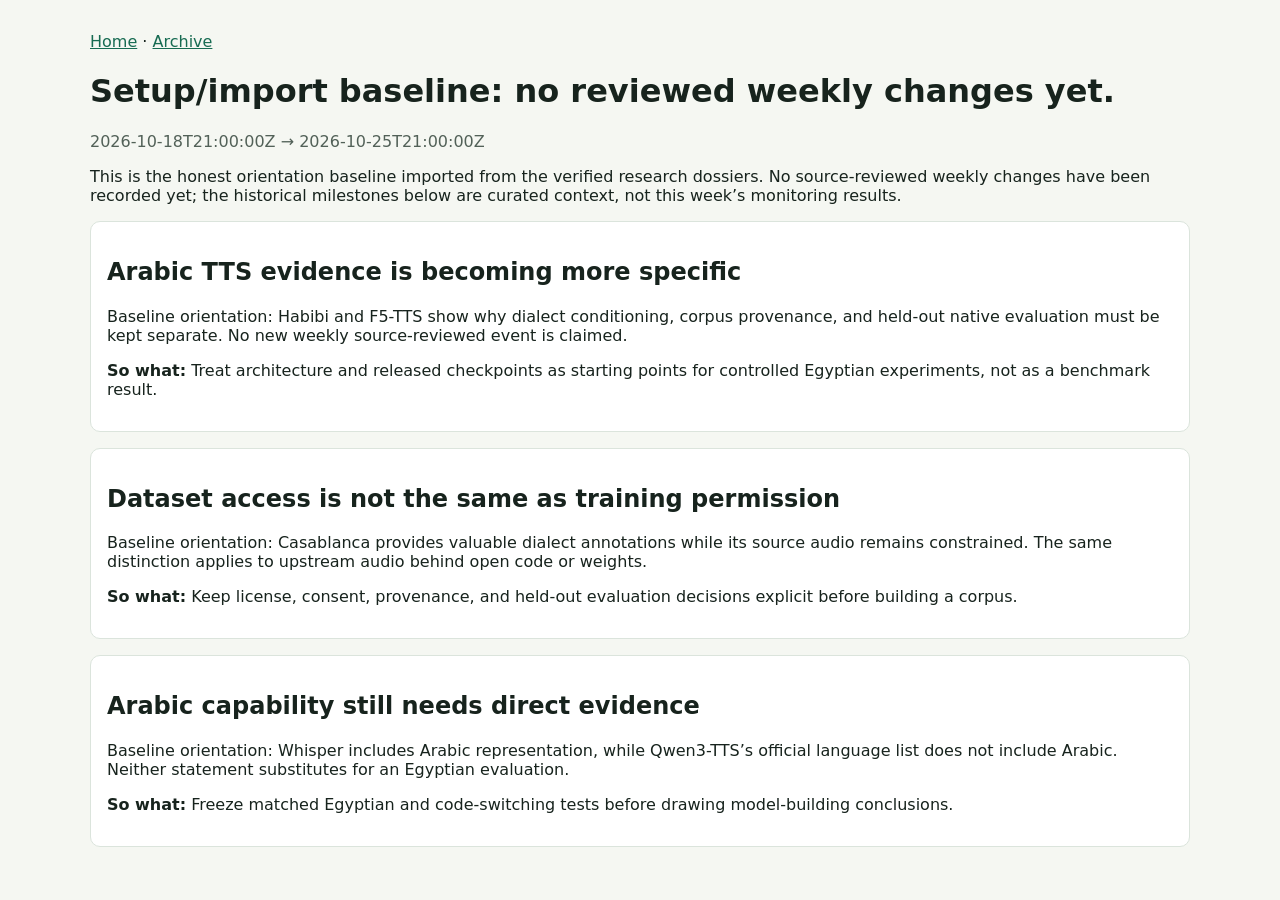
<file: briefs/brief-setup-import-20261025T111446Z.html>
<!doctype html><html lang="en"><head><meta charset="utf-8"><meta name="viewport" content="width=device-width,initial-scale=1"><title>Weekly snapshot · brief-setup-import-20261025T111446Z</title><style>:root{font-family:system-ui,sans-serif;color:#17231d;background:#f5f7f2}body{max-width:1100px;margin:0 auto;padding:1rem}a{color:#176b52}header,section,article{margin:1rem 0;padding:1rem;border:1px solid #dbe4dc;border-radius:10px;background:#fff}h1,h2,h3{line-height:1.2}.meta,small{color:#526158}ul{padding-left:1.3rem}.tag{display:inline-block;margin:.15rem;padding:.15rem .4rem;border-radius:4px;background:#edf8f1;color:#176b52;font-size:.8rem}pre{white-space:pre-wrap}</style></head><body><p><a href="../index.html">Home</a> · <a href="../archive.html">Archive</a></p><h1>Setup/import baseline: no reviewed weekly changes yet.</h1><p class="meta">2026-10-18T21:00:00Z → 2026-10-25T21:00:00Z</p><p>This is the honest orientation baseline imported from the verified research dossiers. No source-reviewed weekly changes have been recorded yet; the historical milestones below are curated context, not this week’s monitoring results.</p><article><h2>Arabic TTS evidence is becoming more specific</h2><p>Baseline orientation: Habibi and F5-TTS show why dialect conditioning, corpus provenance, and held-out native evaluation must be kept separate. No new weekly source-reviewed event is claimed.</p><p><strong>So what:</strong> Treat architecture and released checkpoints as starting points for controlled Egyptian experiments, not as a benchmark result.</p></article><article><h2>Dataset access is not the same as training permission</h2><p>Baseline orientation: Casablanca provides valuable dialect annotations while its source audio remains constrained. The same distinction applies to upstream audio behind open code or weights.</p><p><strong>So what:</strong> Keep license, consent, provenance, and held-out evaluation decisions explicit before building a corpus.</p></article><article><h2>Arabic capability still needs direct evidence</h2><p>Baseline orientation: Whisper includes Arabic representation, while Qwen3-TTS’s official language list does not include Arabic. Neither statement substitutes for an Egyptian evaluation.</p><p><strong>So what:</strong> Freeze matched Egyptian and code-switching tests before drawing model-building conclusions.</p></article><script type="application/json" id="digest-data">{"id":"brief-setup-import-20261025T111446Z","generated_at":"2026-10-25T11:14:46Z","period_start":"2026-10-18T21:00:00Z","period_end":"2026-10-25T21:00:00Z","headline":"Setup/import baseline: no reviewed weekly changes yet.","summary":"This is the honest orientation baseline imported from the verified research dossiers. No source-reviewed weekly changes have been recorded yet; the historical milestones below are curated context, not this week’s monitoring results.","themes":[{"title":"Arabic TTS evidence is becoming more specific","body":"Baseline orientation: Habibi and F5-TTS show why dialect conditioning, corpus provenance, and held-out native evaluation must be kept separate. No new weekly source-reviewed event is claimed.","so_what":"Treat architecture and released checkpoints as starting points for controlled Egyptian experiments, not as a benchmark result.","source_urls":["https://arxiv.org/abs/2601.13802","https://arxiv.org/abs/2410.06885"]},{"title":"Dataset access is not the same as training permission","body":"Baseline orientation: Casablanca provides valuable dialect annotations while its source audio remains constrained. The same distinction applies to upstream audio behind open code or weights.","so_what":"Keep license, consent, provenance, and held-out evaluation decisions explicit before building a corpus.","source_urls":["https://huggingface.co/datasets/UBC-NLP/Casablanca","https://aclanthology.org/2024.emnlp-main.1211/"]},{"title":"Arabic capability still needs direct evidence","body":"Baseline orientation: Whisper includes Arabic representation, while Qwen3-TTS’s official language list does not include Arabic. Neither statement substitutes for an Egyptian evaluation.","so_what":"Freeze matched Egyptian and code-switching tests before drawing model-building conclusions.","source_urls":["https://huggingface.co/openai/whisper-large-v3","https://huggingface.co/Qwen/Qwen3-TTS-12Hz-0.6B-Base"]}],"watch_next":[{"text":"A first source-reviewed run should verify official release/revision pages and record either reviewed events or an honest quiet result; failures remain partial.","source_url":null}],"counts":{"habibi":0,"f5tts":0,"casablanca":0,"qwen3tts":0,"whisper":0,"openaiaudio":0},"event_ids":[],"url":"briefs/brief-setup-import-20261025T111446Z.html"}</script></body></html>
</file>
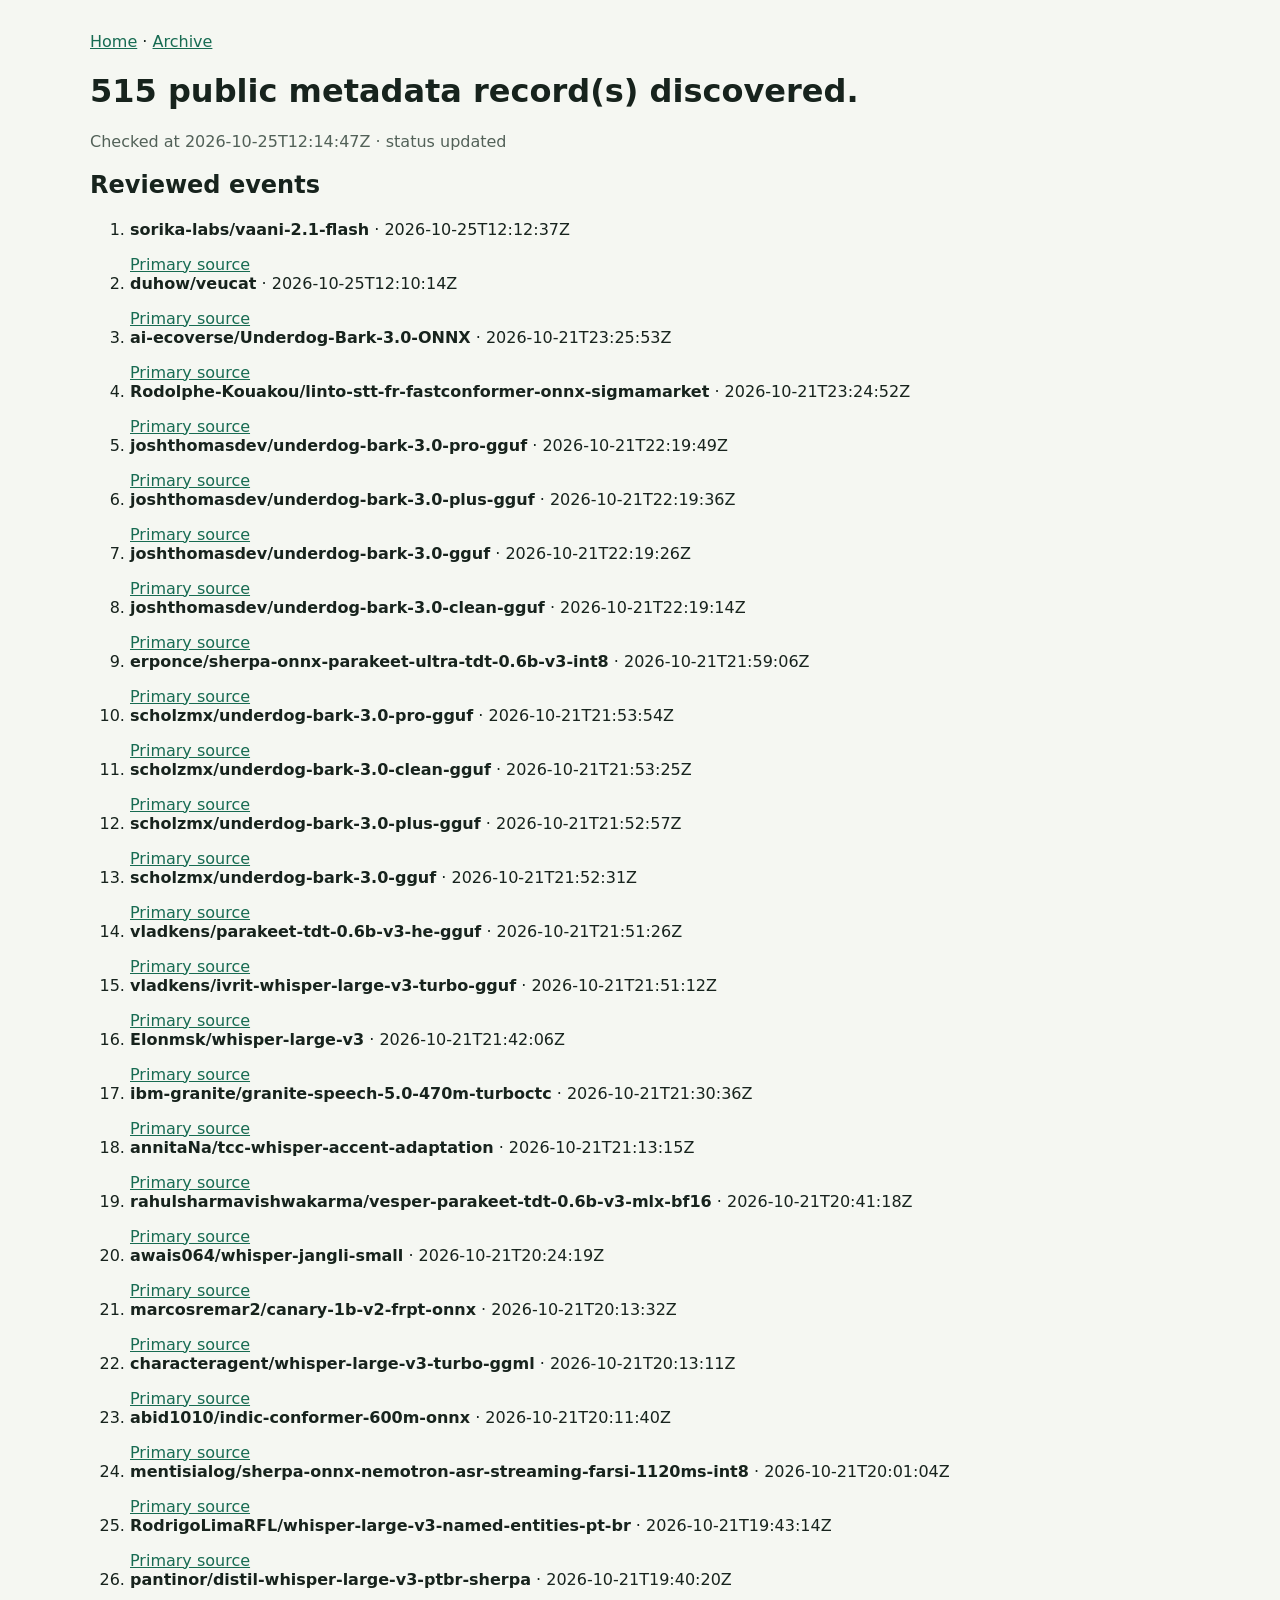
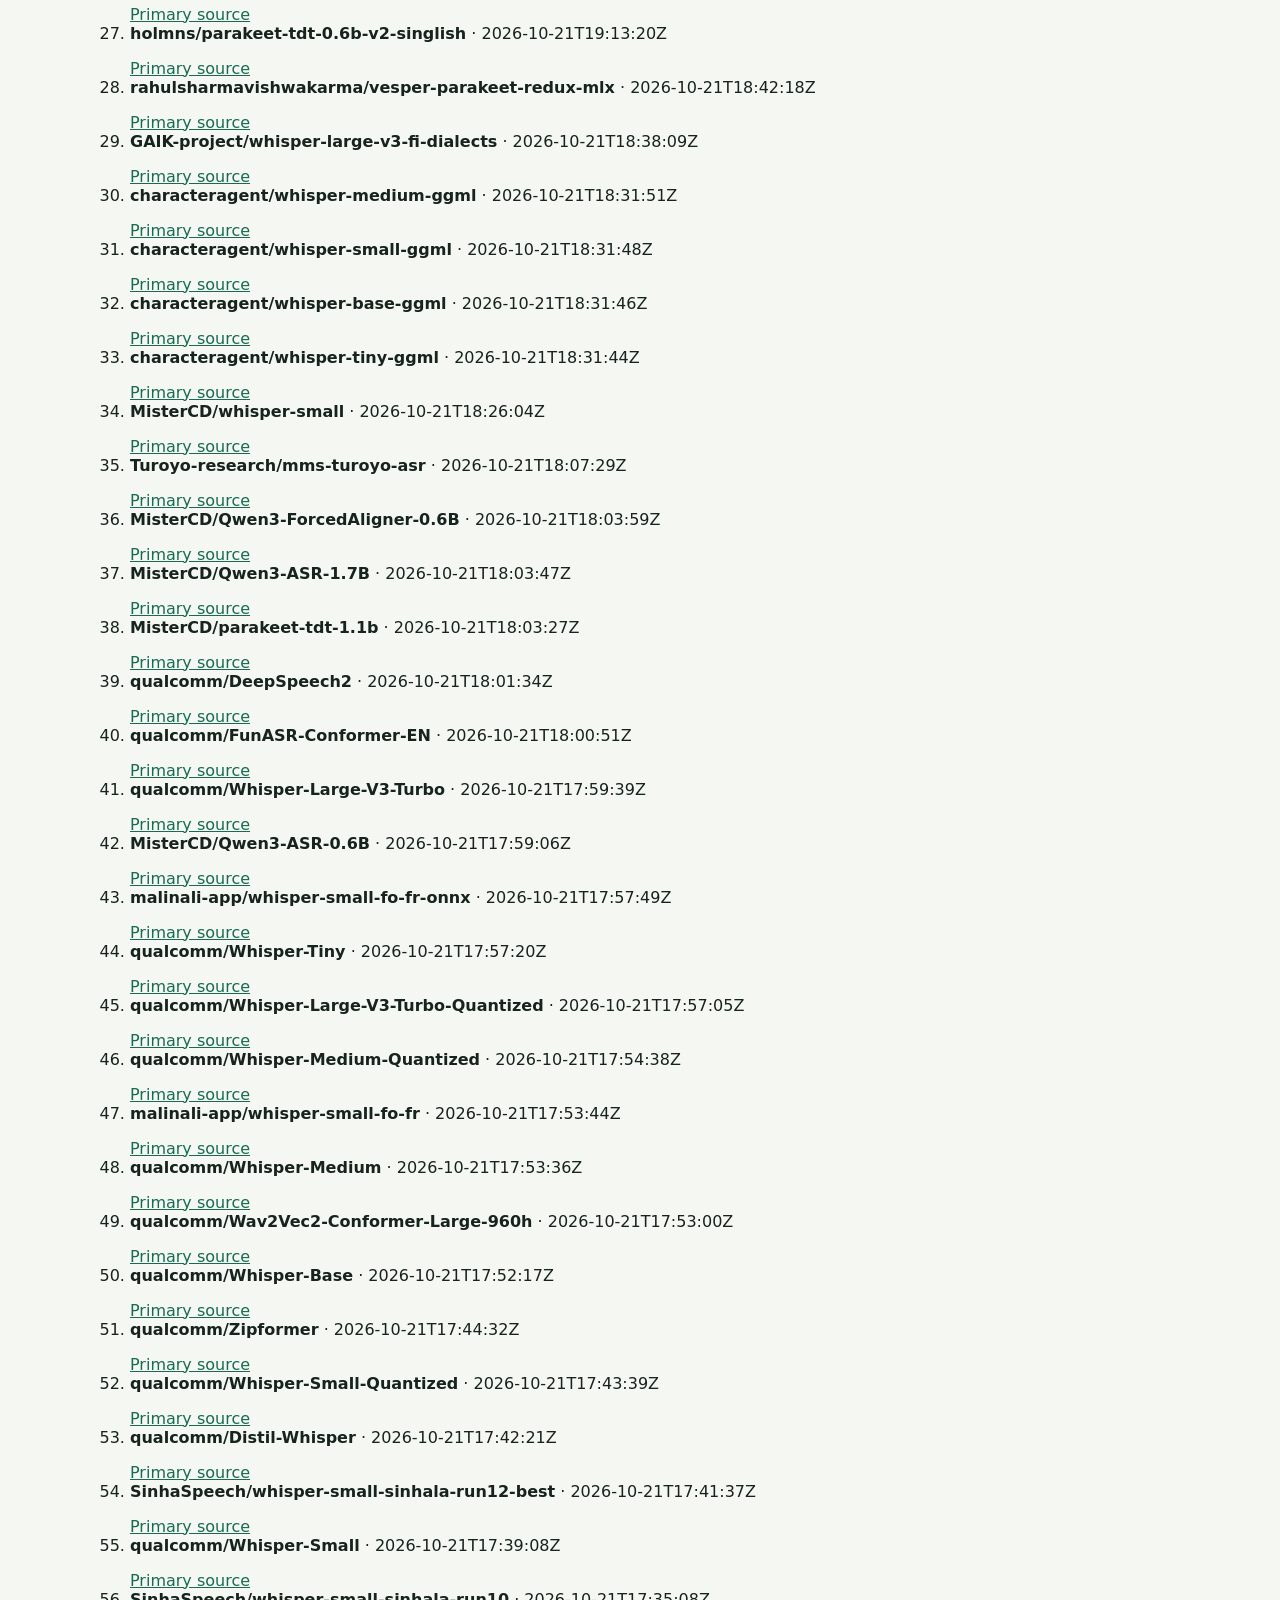
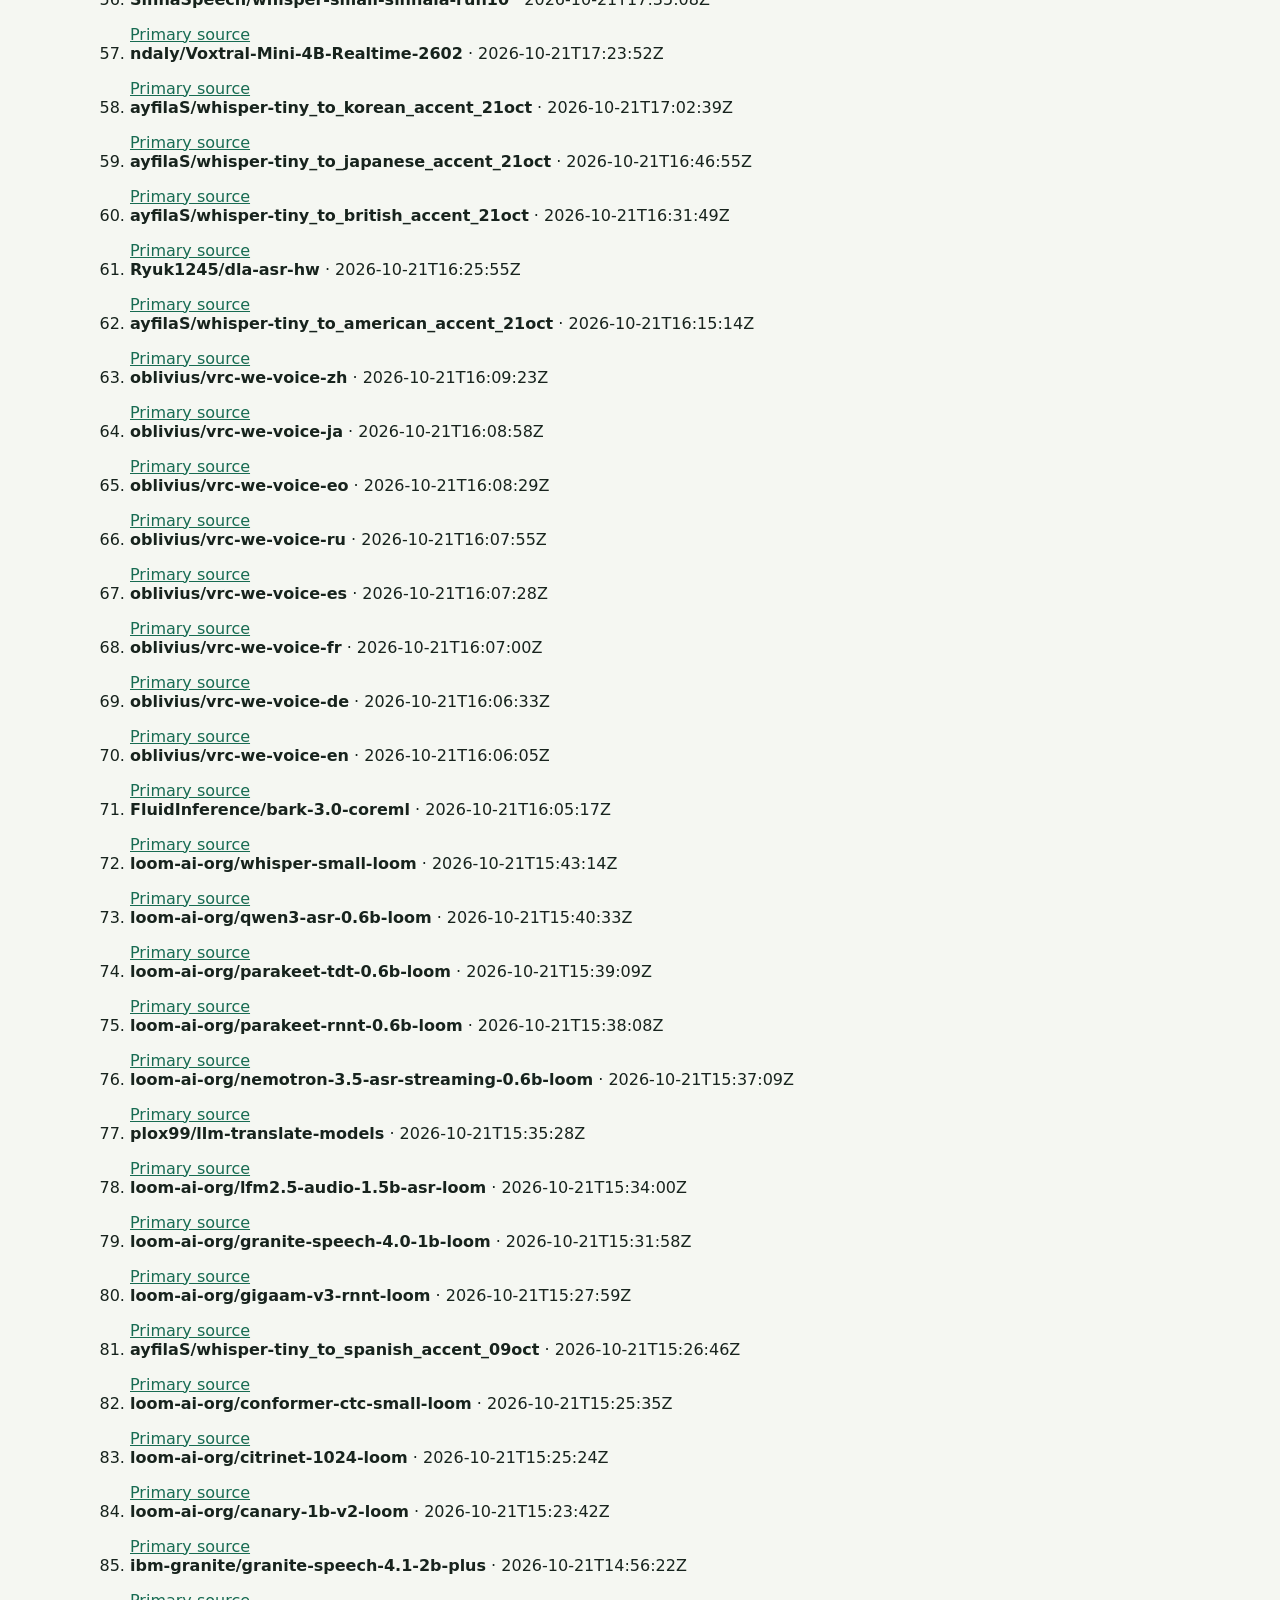
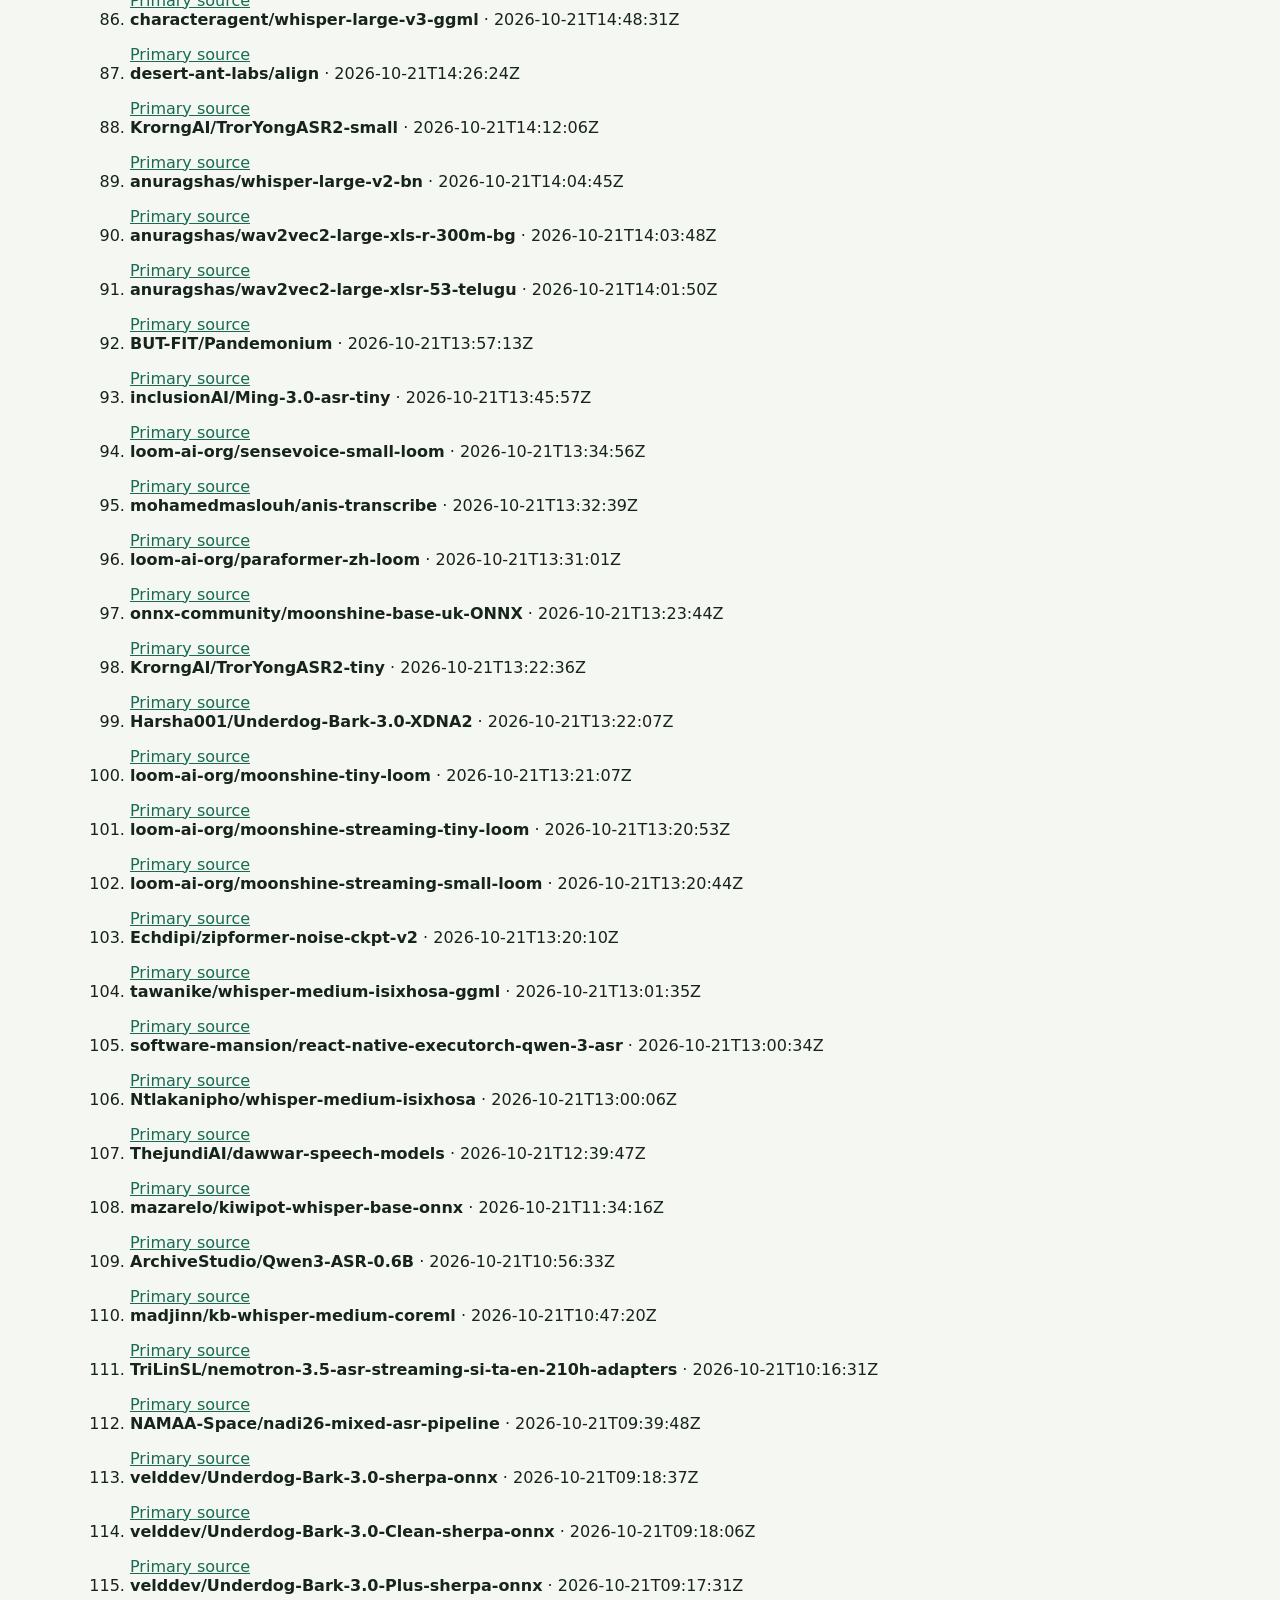
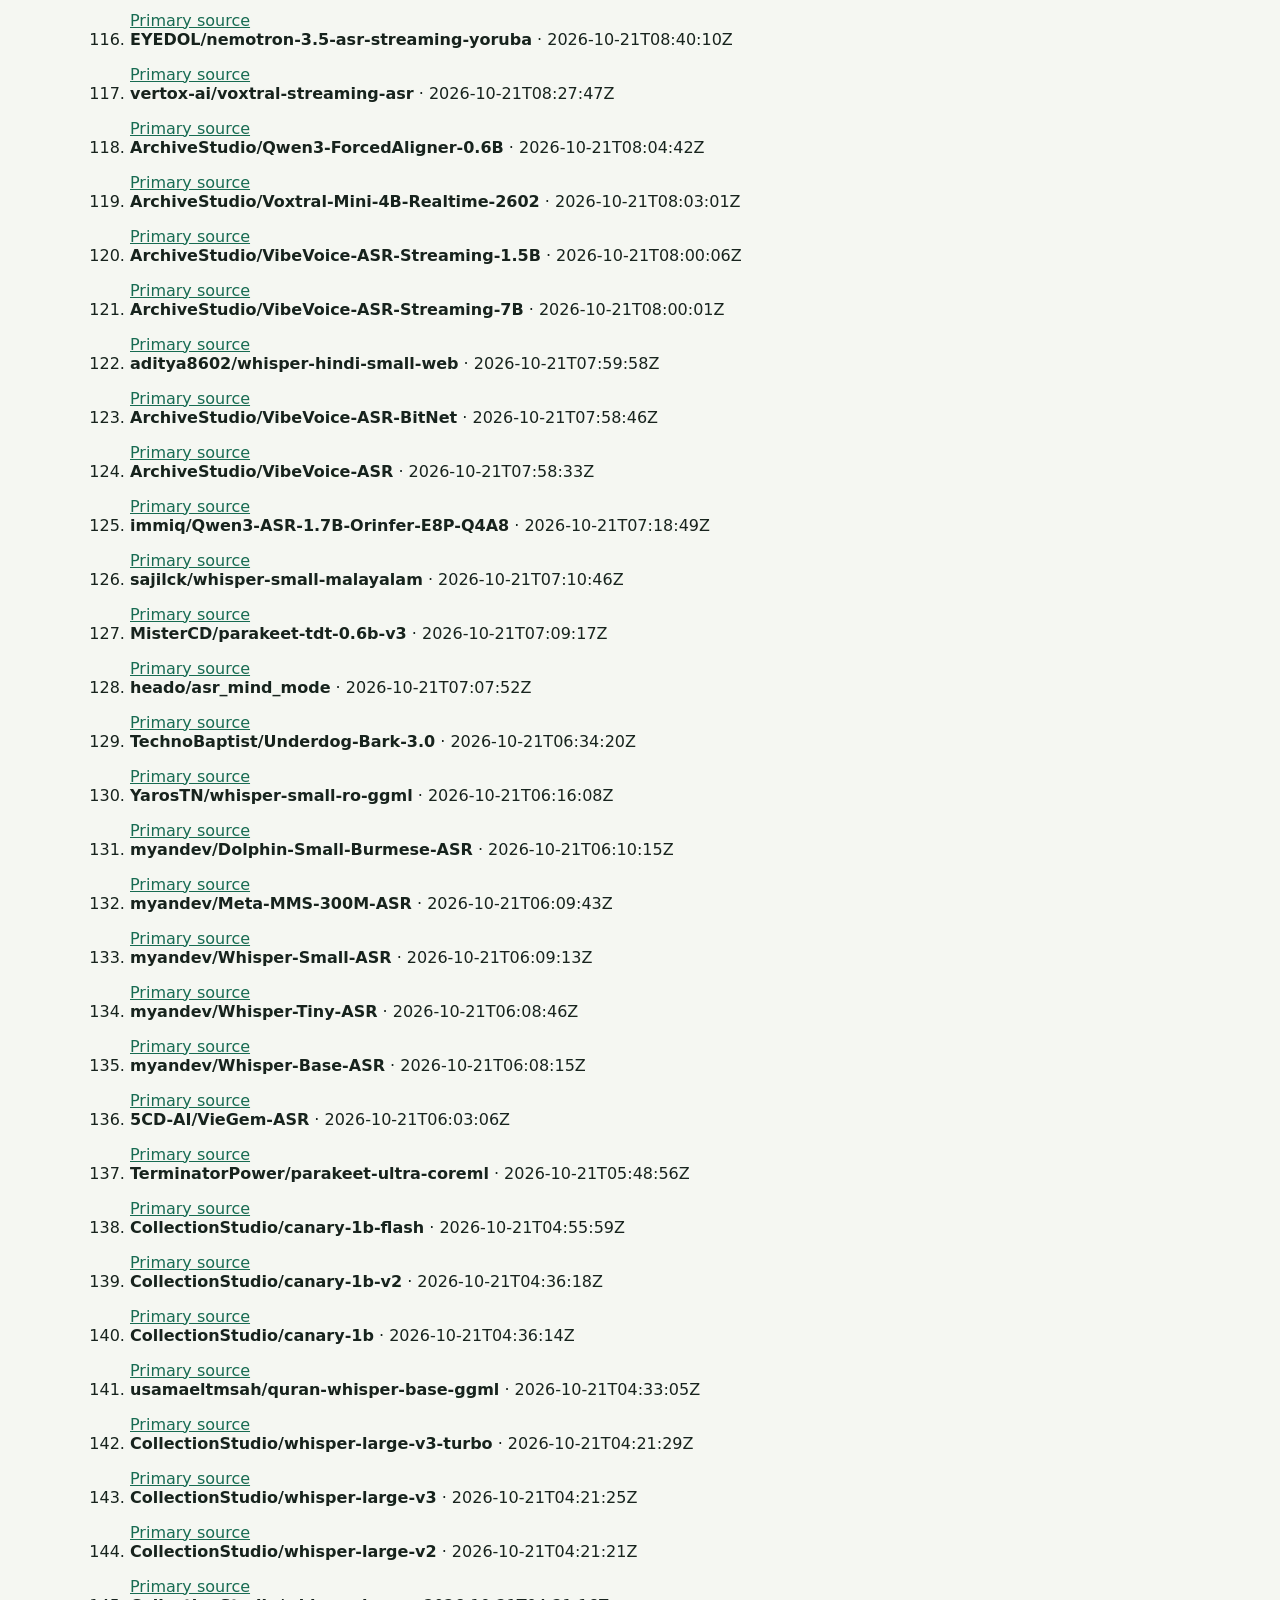
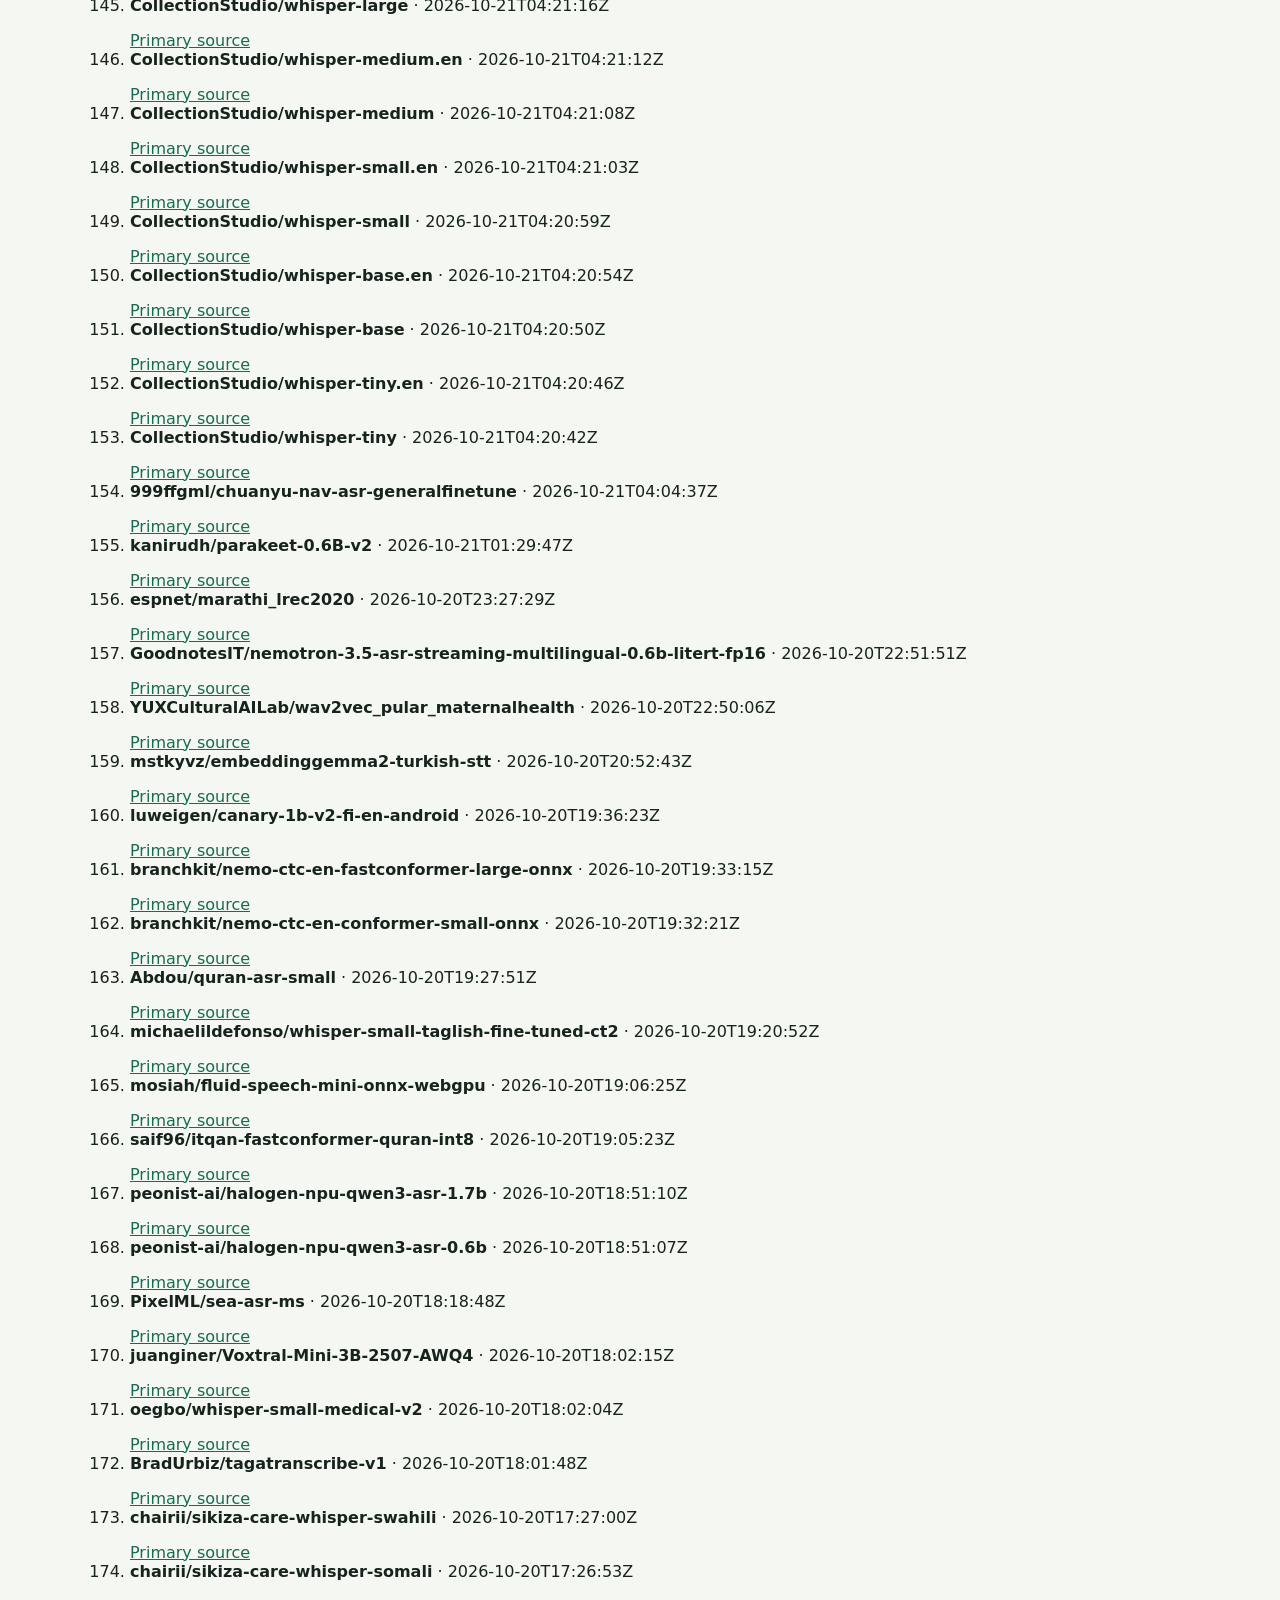
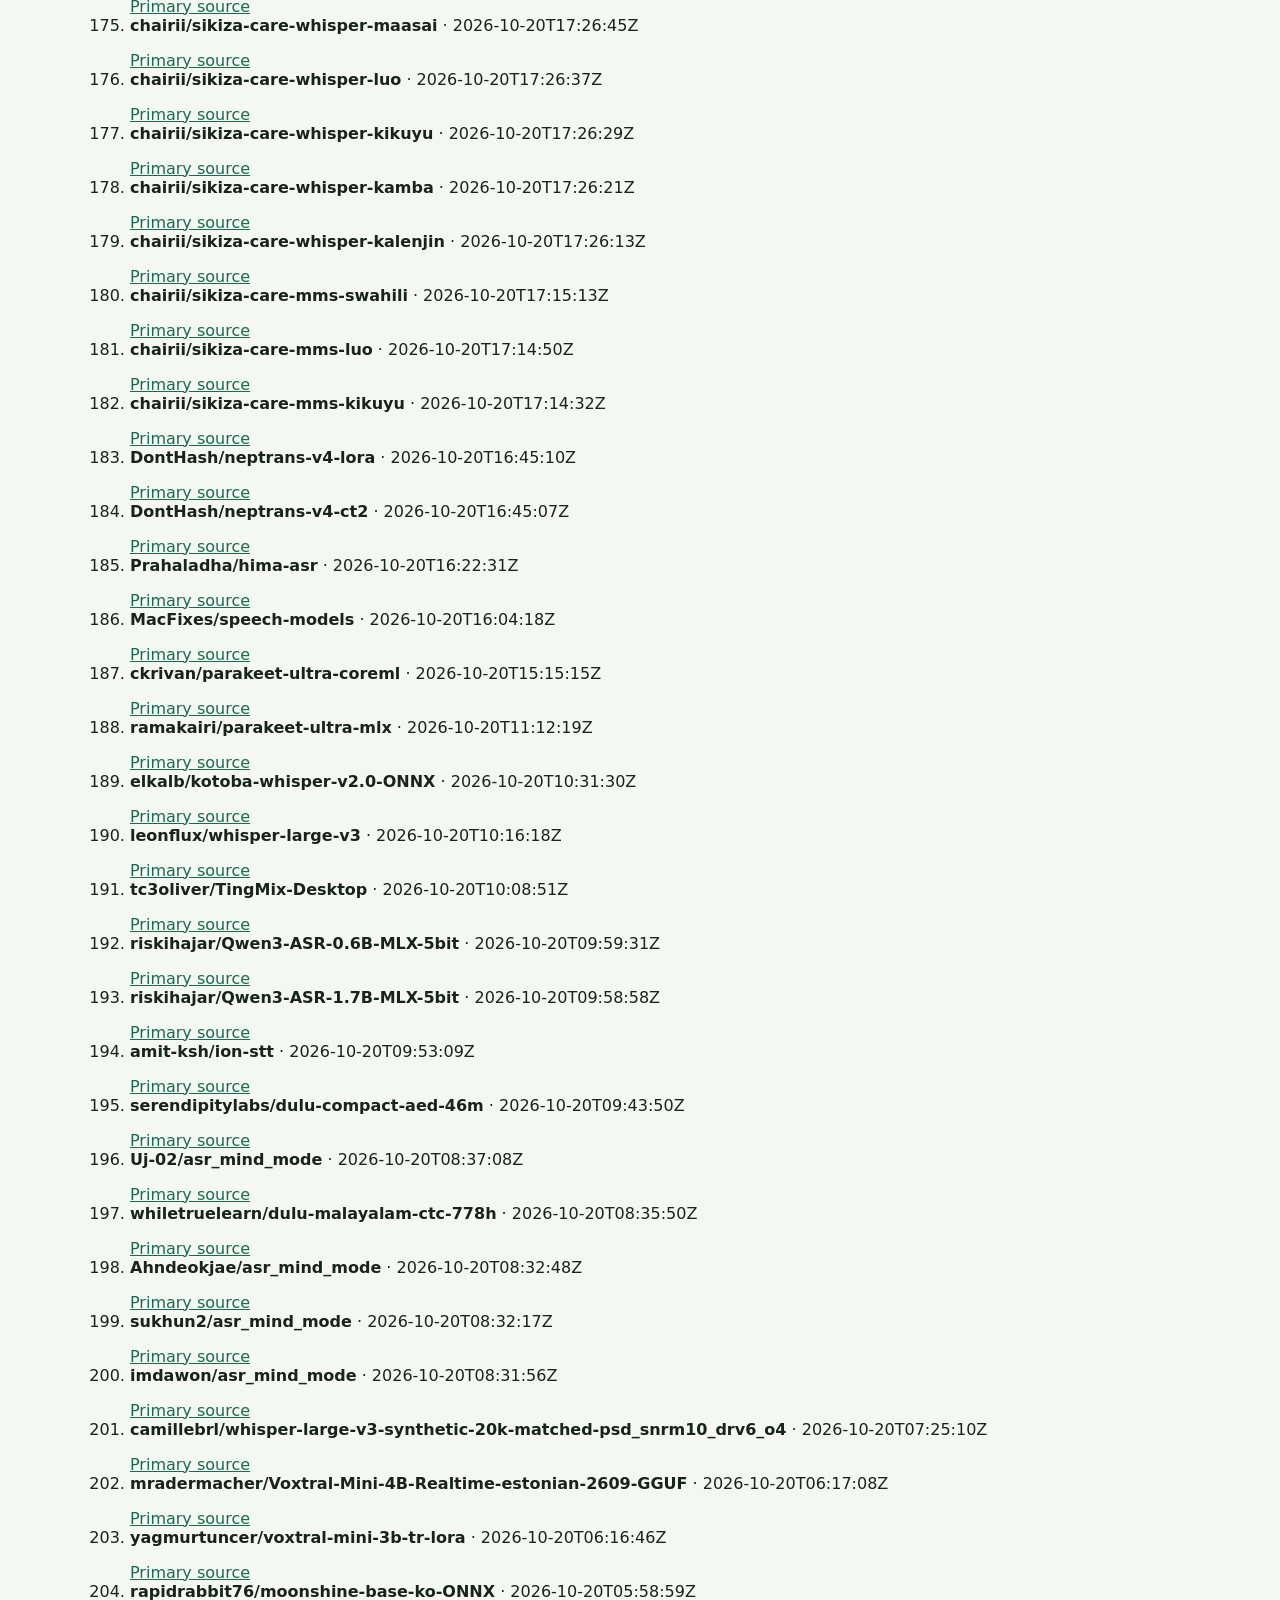
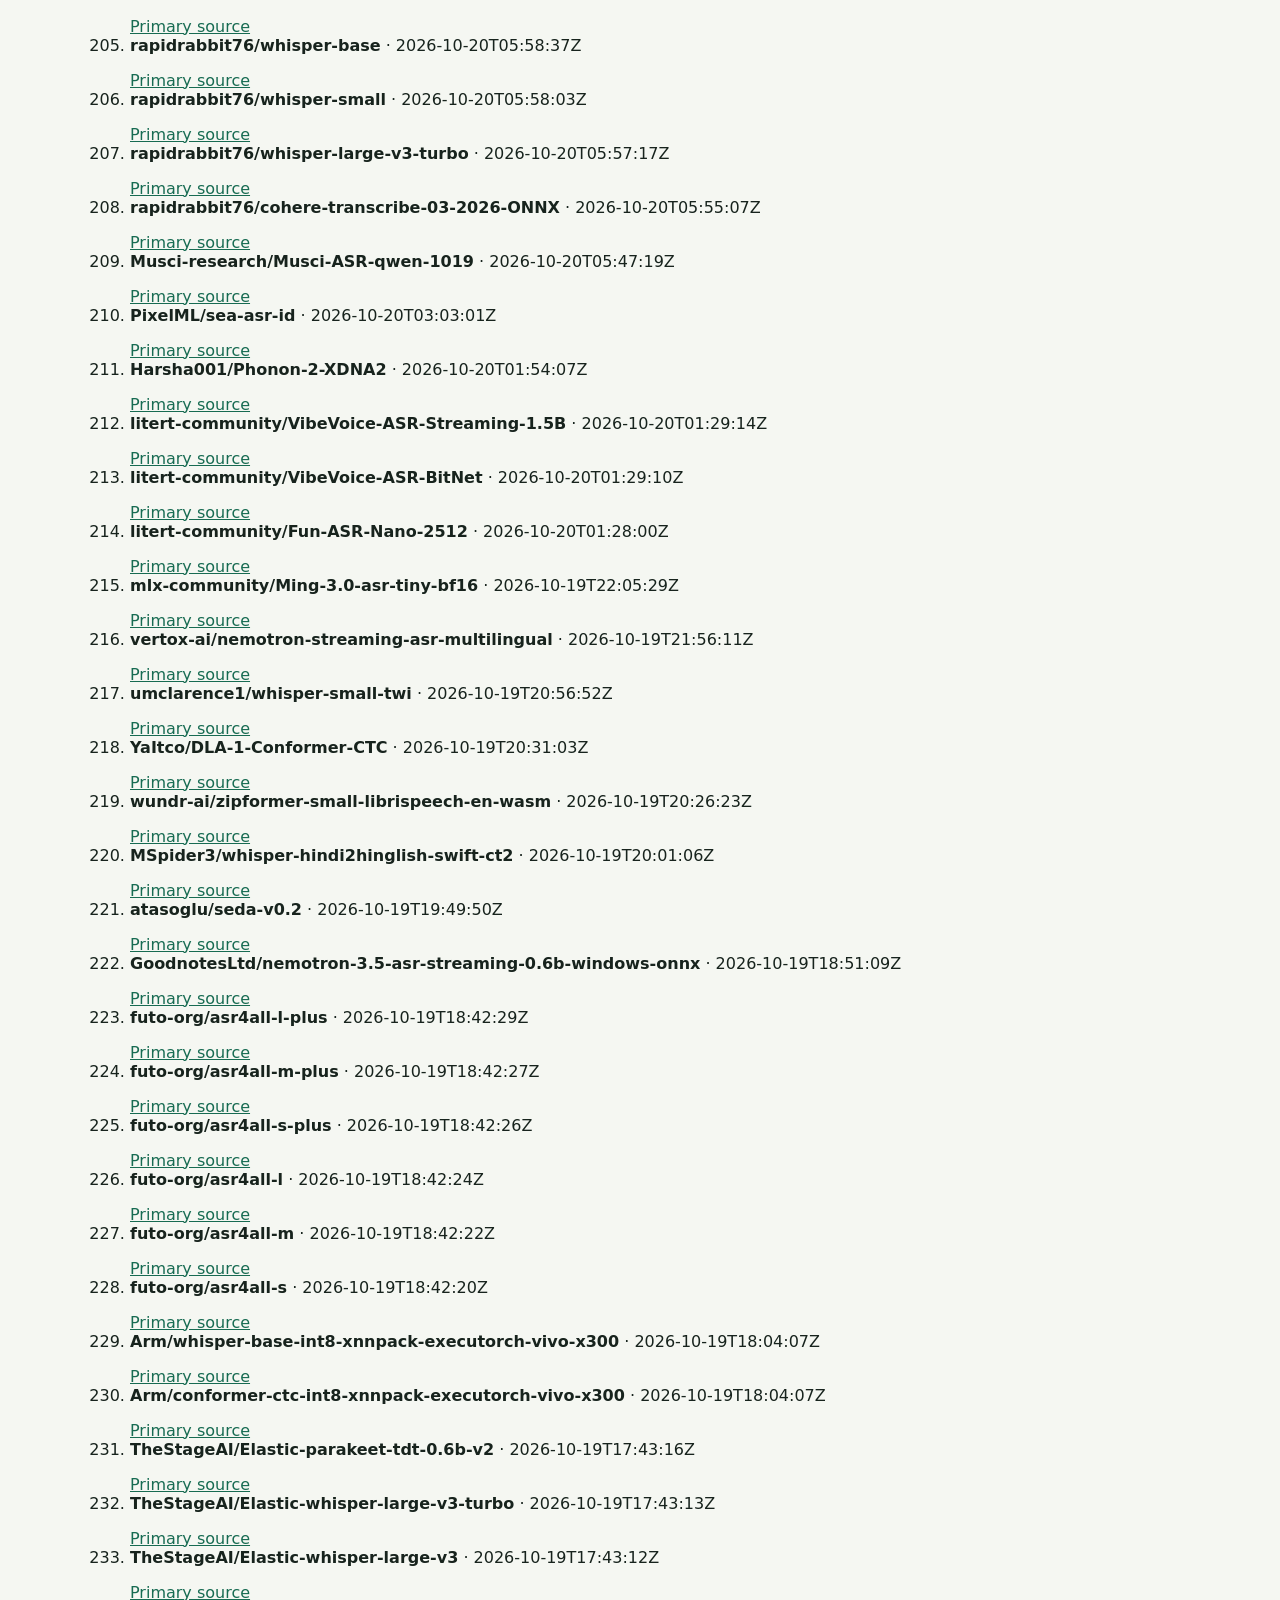
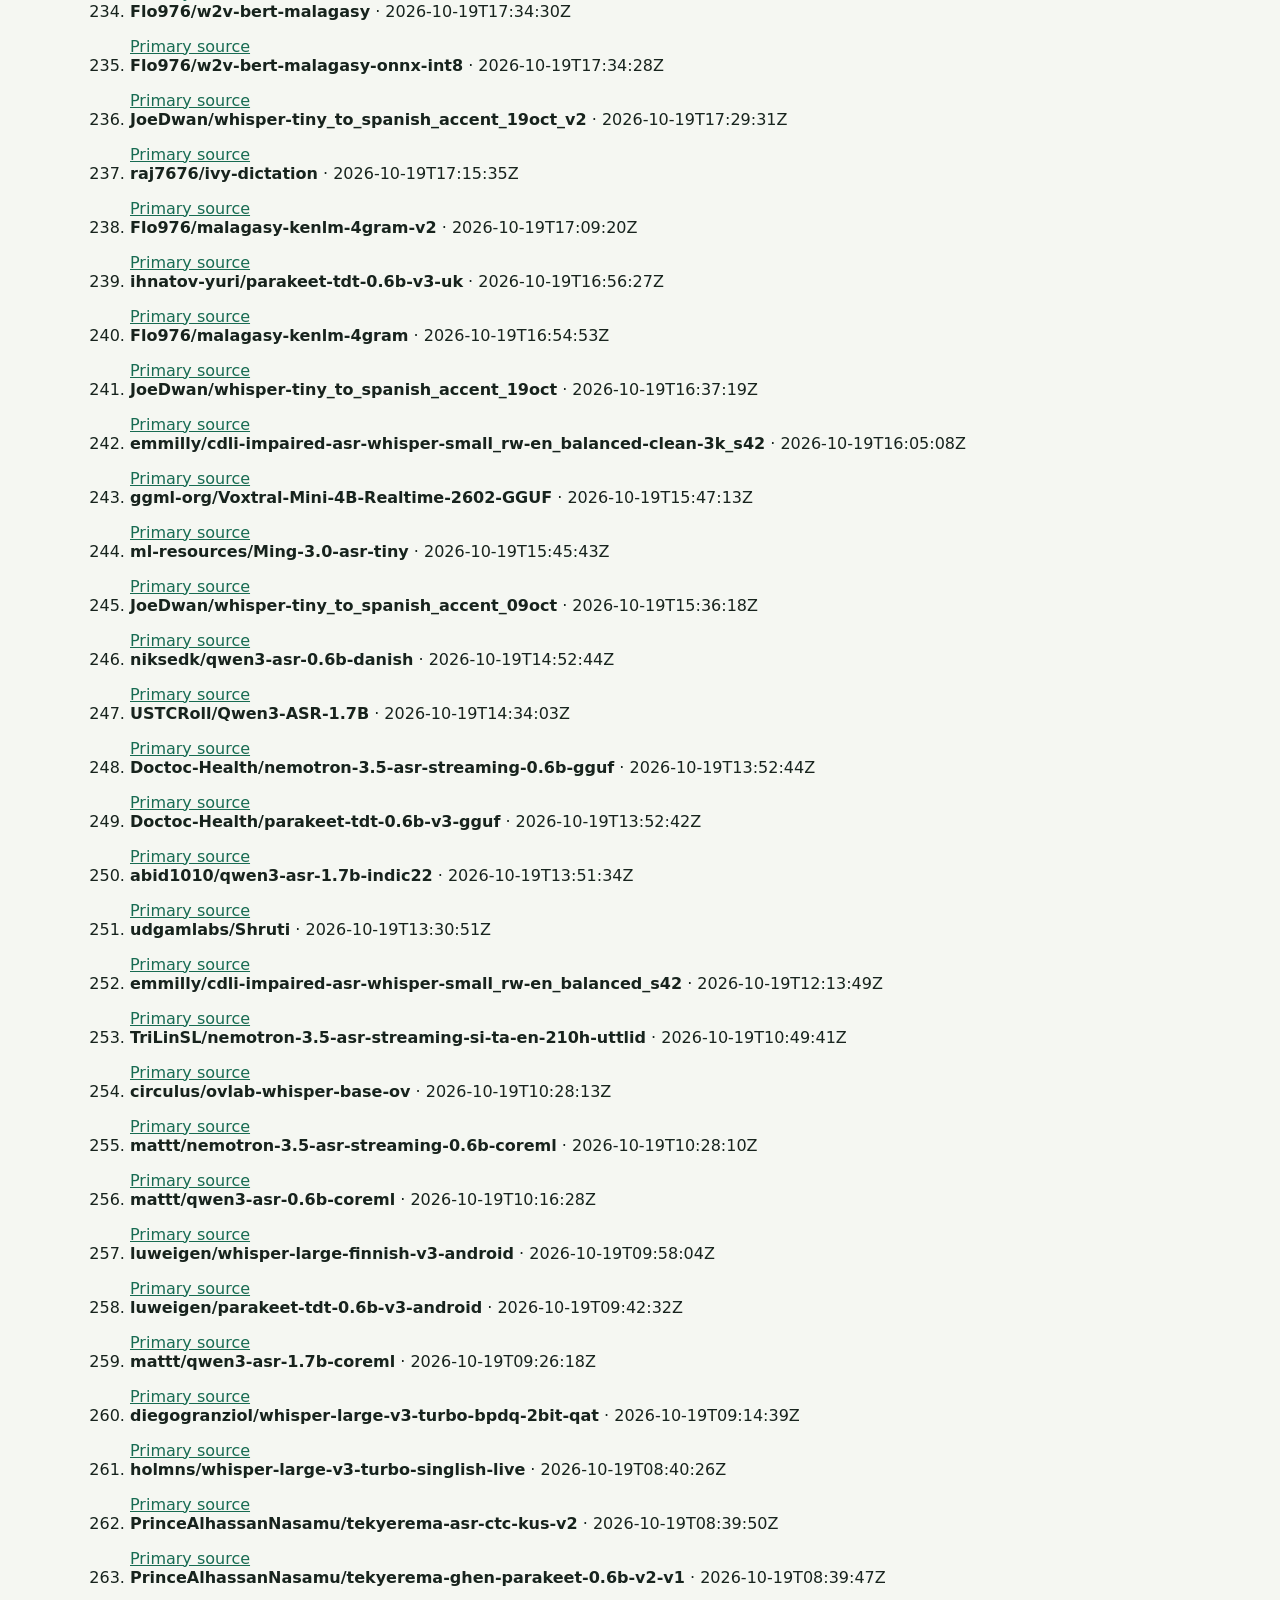
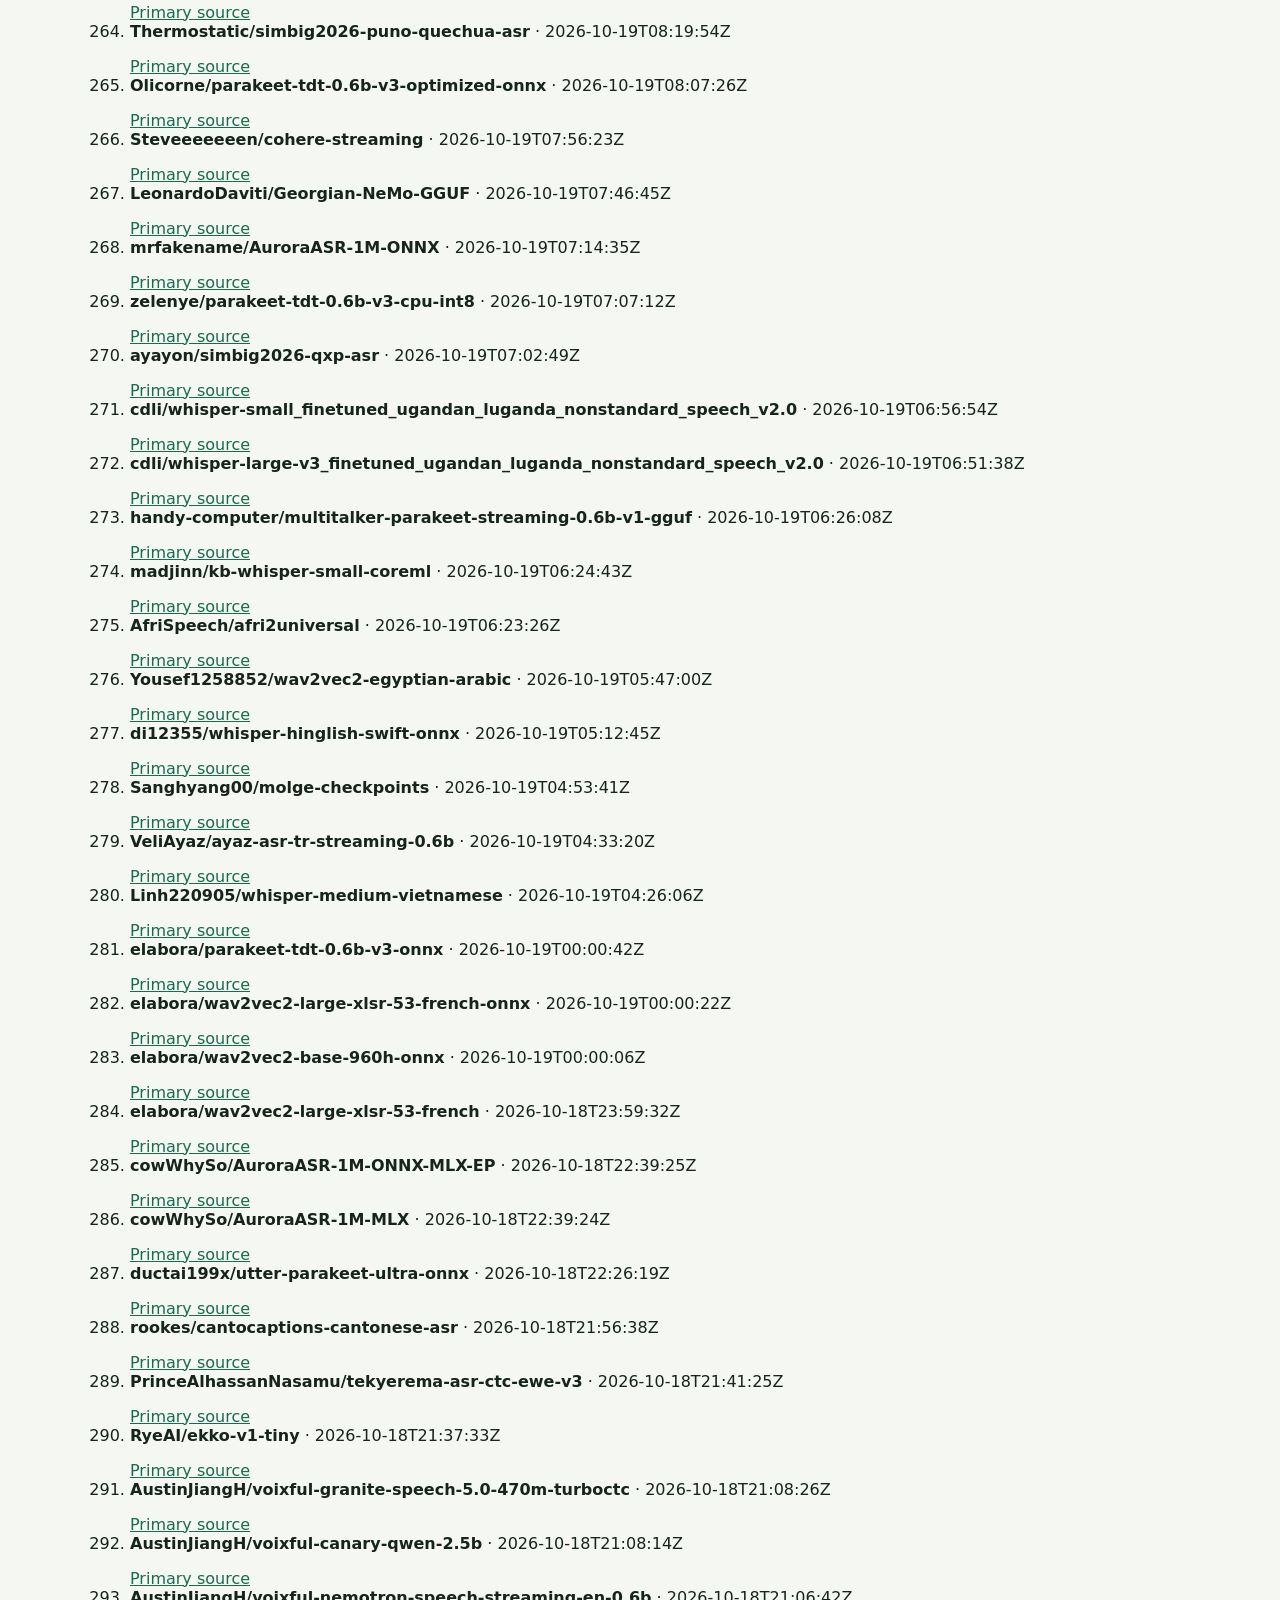
<file: digests/harvest-20261025T121447Z.html>
<!doctype html><html lang="en"><head><meta charset="utf-8"><meta name="viewport" content="width=device-width,initial-scale=1"><title>Check · harvest-20261025T121447Z</title><style>:root{font-family:system-ui,sans-serif;color:#17231d;background:#f5f7f2}body{max-width:1100px;margin:0 auto;padding:1rem}a{color:#176b52}header,section,article{margin:1rem 0;padding:1rem;border:1px solid #dbe4dc;border-radius:10px;background:#fff}h1,h2,h3{line-height:1.2}.meta,small{color:#526158}ul{padding-left:1.3rem}.tag{display:inline-block;margin:.15rem;padding:.15rem .4rem;border-radius:4px;background:#edf8f1;color:#176b52;font-size:.8rem}pre{white-space:pre-wrap}</style></head><body><p><a href="../index.html">Home</a> · <a href="../archive.html">Archive</a></p><h1>515 public metadata record(s) discovered.</h1><p class="meta">Checked at 2026-10-25T12:14:47Z · status updated</p><h2>Reviewed events</h2><ol><li><strong>sorika-labs/vaani-2.1-flash</strong> · 2026-10-25T12:12:37Z<p></p><a href="https://huggingface.co/sorika-labs/vaani-2.1-flash">Primary source</a></li><li><strong>duhow/veucat</strong> · 2026-10-25T12:10:14Z<p></p><a href="https://huggingface.co/duhow/veucat">Primary source</a></li><li><strong>ai-ecoverse/Underdog-Bark-3.0-ONNX</strong> · 2026-10-21T23:25:53Z<p></p><a href="https://huggingface.co/ai-ecoverse/Underdog-Bark-3.0-ONNX">Primary source</a></li><li><strong>Rodolphe-Kouakou/linto-stt-fr-fastconformer-onnx-sigmamarket</strong> · 2026-10-21T23:24:52Z<p></p><a href="https://huggingface.co/Rodolphe-Kouakou/linto-stt-fr-fastconformer-onnx-sigmamarket">Primary source</a></li><li><strong>joshthomasdev/underdog-bark-3.0-pro-gguf</strong> · 2026-10-21T22:19:49Z<p></p><a href="https://huggingface.co/joshthomasdev/underdog-bark-3.0-pro-gguf">Primary source</a></li><li><strong>joshthomasdev/underdog-bark-3.0-plus-gguf</strong> · 2026-10-21T22:19:36Z<p></p><a href="https://huggingface.co/joshthomasdev/underdog-bark-3.0-plus-gguf">Primary source</a></li><li><strong>joshthomasdev/underdog-bark-3.0-gguf</strong> · 2026-10-21T22:19:26Z<p></p><a href="https://huggingface.co/joshthomasdev/underdog-bark-3.0-gguf">Primary source</a></li><li><strong>joshthomasdev/underdog-bark-3.0-clean-gguf</strong> · 2026-10-21T22:19:14Z<p></p><a href="https://huggingface.co/joshthomasdev/underdog-bark-3.0-clean-gguf">Primary source</a></li><li><strong>erponce/sherpa-onnx-parakeet-ultra-tdt-0.6b-v3-int8</strong> · 2026-10-21T21:59:06Z<p></p><a href="https://huggingface.co/erponce/sherpa-onnx-parakeet-ultra-tdt-0.6b-v3-int8">Primary source</a></li><li><strong>scholzmx/underdog-bark-3.0-pro-gguf</strong> · 2026-10-21T21:53:54Z<p></p><a href="https://huggingface.co/scholzmx/underdog-bark-3.0-pro-gguf">Primary source</a></li><li><strong>scholzmx/underdog-bark-3.0-clean-gguf</strong> · 2026-10-21T21:53:25Z<p></p><a href="https://huggingface.co/scholzmx/underdog-bark-3.0-clean-gguf">Primary source</a></li><li><strong>scholzmx/underdog-bark-3.0-plus-gguf</strong> · 2026-10-21T21:52:57Z<p></p><a href="https://huggingface.co/scholzmx/underdog-bark-3.0-plus-gguf">Primary source</a></li><li><strong>scholzmx/underdog-bark-3.0-gguf</strong> · 2026-10-21T21:52:31Z<p></p><a href="https://huggingface.co/scholzmx/underdog-bark-3.0-gguf">Primary source</a></li><li><strong>vladkens/parakeet-tdt-0.6b-v3-he-gguf</strong> · 2026-10-21T21:51:26Z<p></p><a href="https://huggingface.co/vladkens/parakeet-tdt-0.6b-v3-he-gguf">Primary source</a></li><li><strong>vladkens/ivrit-whisper-large-v3-turbo-gguf</strong> · 2026-10-21T21:51:12Z<p></p><a href="https://huggingface.co/vladkens/ivrit-whisper-large-v3-turbo-gguf">Primary source</a></li><li><strong>Elonmsk/whisper-large-v3</strong> · 2026-10-21T21:42:06Z<p></p><a href="https://huggingface.co/Elonmsk/whisper-large-v3">Primary source</a></li><li><strong>ibm-granite/granite-speech-5.0-470m-turboctc</strong> · 2026-10-21T21:30:36Z<p></p><a href="https://huggingface.co/ibm-granite/granite-speech-5.0-470m-turboctc">Primary source</a></li><li><strong>annitaNa/tcc-whisper-accent-adaptation</strong> · 2026-10-21T21:13:15Z<p></p><a href="https://huggingface.co/annitaNa/tcc-whisper-accent-adaptation">Primary source</a></li><li><strong>rahulsharmavishwakarma/vesper-parakeet-tdt-0.6b-v3-mlx-bf16</strong> · 2026-10-21T20:41:18Z<p></p><a href="https://huggingface.co/rahulsharmavishwakarma/vesper-parakeet-tdt-0.6b-v3-mlx-bf16">Primary source</a></li><li><strong>awais064/whisper-jangli-small</strong> · 2026-10-21T20:24:19Z<p></p><a href="https://huggingface.co/awais064/whisper-jangli-small">Primary source</a></li><li><strong>marcosremar2/canary-1b-v2-frpt-onnx</strong> · 2026-10-21T20:13:32Z<p></p><a href="https://huggingface.co/marcosremar2/canary-1b-v2-frpt-onnx">Primary source</a></li><li><strong>characteragent/whisper-large-v3-turbo-ggml</strong> · 2026-10-21T20:13:11Z<p></p><a href="https://huggingface.co/characteragent/whisper-large-v3-turbo-ggml">Primary source</a></li><li><strong>abid1010/indic-conformer-600m-onnx</strong> · 2026-10-21T20:11:40Z<p></p><a href="https://huggingface.co/abid1010/indic-conformer-600m-onnx">Primary source</a></li><li><strong>mentisialog/sherpa-onnx-nemotron-asr-streaming-farsi-1120ms-int8</strong> · 2026-10-21T20:01:04Z<p></p><a href="https://huggingface.co/mentisialog/sherpa-onnx-nemotron-asr-streaming-farsi-1120ms-int8">Primary source</a></li><li><strong>RodrigoLimaRFL/whisper-large-v3-named-entities-pt-br</strong> · 2026-10-21T19:43:14Z<p></p><a href="https://huggingface.co/RodrigoLimaRFL/whisper-large-v3-named-entities-pt-br">Primary source</a></li><li><strong>pantinor/distil-whisper-large-v3-ptbr-sherpa</strong> · 2026-10-21T19:40:20Z<p></p><a href="https://huggingface.co/pantinor/distil-whisper-large-v3-ptbr-sherpa">Primary source</a></li><li><strong>holmns/parakeet-tdt-0.6b-v2-singlish</strong> · 2026-10-21T19:13:20Z<p></p><a href="https://huggingface.co/holmns/parakeet-tdt-0.6b-v2-singlish">Primary source</a></li><li><strong>rahulsharmavishwakarma/vesper-parakeet-redux-mlx</strong> · 2026-10-21T18:42:18Z<p></p><a href="https://huggingface.co/rahulsharmavishwakarma/vesper-parakeet-redux-mlx">Primary source</a></li><li><strong>GAIK-project/whisper-large-v3-fi-dialects</strong> · 2026-10-21T18:38:09Z<p></p><a href="https://huggingface.co/GAIK-project/whisper-large-v3-fi-dialects">Primary source</a></li><li><strong>characteragent/whisper-medium-ggml</strong> · 2026-10-21T18:31:51Z<p></p><a href="https://huggingface.co/characteragent/whisper-medium-ggml">Primary source</a></li><li><strong>characteragent/whisper-small-ggml</strong> · 2026-10-21T18:31:48Z<p></p><a href="https://huggingface.co/characteragent/whisper-small-ggml">Primary source</a></li><li><strong>characteragent/whisper-base-ggml</strong> · 2026-10-21T18:31:46Z<p></p><a href="https://huggingface.co/characteragent/whisper-base-ggml">Primary source</a></li><li><strong>characteragent/whisper-tiny-ggml</strong> · 2026-10-21T18:31:44Z<p></p><a href="https://huggingface.co/characteragent/whisper-tiny-ggml">Primary source</a></li><li><strong>MisterCD/whisper-small</strong> · 2026-10-21T18:26:04Z<p></p><a href="https://huggingface.co/MisterCD/whisper-small">Primary source</a></li><li><strong>Turoyo-research/mms-turoyo-asr</strong> · 2026-10-21T18:07:29Z<p></p><a href="https://huggingface.co/Turoyo-research/mms-turoyo-asr">Primary source</a></li><li><strong>MisterCD/Qwen3-ForcedAligner-0.6B</strong> · 2026-10-21T18:03:59Z<p></p><a href="https://huggingface.co/MisterCD/Qwen3-ForcedAligner-0.6B">Primary source</a></li><li><strong>MisterCD/Qwen3-ASR-1.7B</strong> · 2026-10-21T18:03:47Z<p></p><a href="https://huggingface.co/MisterCD/Qwen3-ASR-1.7B">Primary source</a></li><li><strong>MisterCD/parakeet-tdt-1.1b</strong> · 2026-10-21T18:03:27Z<p></p><a href="https://huggingface.co/MisterCD/parakeet-tdt-1.1b">Primary source</a></li><li><strong>qualcomm/DeepSpeech2</strong> · 2026-10-21T18:01:34Z<p></p><a href="https://huggingface.co/qualcomm/DeepSpeech2">Primary source</a></li><li><strong>qualcomm/FunASR-Conformer-EN</strong> · 2026-10-21T18:00:51Z<p></p><a href="https://huggingface.co/qualcomm/FunASR-Conformer-EN">Primary source</a></li><li><strong>qualcomm/Whisper-Large-V3-Turbo</strong> · 2026-10-21T17:59:39Z<p></p><a href="https://huggingface.co/qualcomm/Whisper-Large-V3-Turbo">Primary source</a></li><li><strong>MisterCD/Qwen3-ASR-0.6B</strong> · 2026-10-21T17:59:06Z<p></p><a href="https://huggingface.co/MisterCD/Qwen3-ASR-0.6B">Primary source</a></li><li><strong>malinali-app/whisper-small-fo-fr-onnx</strong> · 2026-10-21T17:57:49Z<p></p><a href="https://huggingface.co/malinali-app/whisper-small-fo-fr-onnx">Primary source</a></li><li><strong>qualcomm/Whisper-Tiny</strong> · 2026-10-21T17:57:20Z<p></p><a href="https://huggingface.co/qualcomm/Whisper-Tiny">Primary source</a></li><li><strong>qualcomm/Whisper-Large-V3-Turbo-Quantized</strong> · 2026-10-21T17:57:05Z<p></p><a href="https://huggingface.co/qualcomm/Whisper-Large-V3-Turbo-Quantized">Primary source</a></li><li><strong>qualcomm/Whisper-Medium-Quantized</strong> · 2026-10-21T17:54:38Z<p></p><a href="https://huggingface.co/qualcomm/Whisper-Medium-Quantized">Primary source</a></li><li><strong>malinali-app/whisper-small-fo-fr</strong> · 2026-10-21T17:53:44Z<p></p><a href="https://huggingface.co/malinali-app/whisper-small-fo-fr">Primary source</a></li><li><strong>qualcomm/Whisper-Medium</strong> · 2026-10-21T17:53:36Z<p></p><a href="https://huggingface.co/qualcomm/Whisper-Medium">Primary source</a></li><li><strong>qualcomm/Wav2Vec2-Conformer-Large-960h</strong> · 2026-10-21T17:53:00Z<p></p><a href="https://huggingface.co/qualcomm/Wav2Vec2-Conformer-Large-960h">Primary source</a></li><li><strong>qualcomm/Whisper-Base</strong> · 2026-10-21T17:52:17Z<p></p><a href="https://huggingface.co/qualcomm/Whisper-Base">Primary source</a></li><li><strong>qualcomm/Zipformer</strong> · 2026-10-21T17:44:32Z<p></p><a href="https://huggingface.co/qualcomm/Zipformer">Primary source</a></li><li><strong>qualcomm/Whisper-Small-Quantized</strong> · 2026-10-21T17:43:39Z<p></p><a href="https://huggingface.co/qualcomm/Whisper-Small-Quantized">Primary source</a></li><li><strong>qualcomm/Distil-Whisper</strong> · 2026-10-21T17:42:21Z<p></p><a href="https://huggingface.co/qualcomm/Distil-Whisper">Primary source</a></li><li><strong>SinhaSpeech/whisper-small-sinhala-run12-best</strong> · 2026-10-21T17:41:37Z<p></p><a href="https://huggingface.co/SinhaSpeech/whisper-small-sinhala-run12-best">Primary source</a></li><li><strong>qualcomm/Whisper-Small</strong> · 2026-10-21T17:39:08Z<p></p><a href="https://huggingface.co/qualcomm/Whisper-Small">Primary source</a></li><li><strong>SinhaSpeech/whisper-small-sinhala-run10</strong> · 2026-10-21T17:35:08Z<p></p><a href="https://huggingface.co/SinhaSpeech/whisper-small-sinhala-run10">Primary source</a></li><li><strong>ndaly/Voxtral-Mini-4B-Realtime-2602</strong> · 2026-10-21T17:23:52Z<p></p><a href="https://huggingface.co/ndaly/Voxtral-Mini-4B-Realtime-2602">Primary source</a></li><li><strong>ayfilaS/whisper-tiny_to_korean_accent_21oct</strong> · 2026-10-21T17:02:39Z<p></p><a href="https://huggingface.co/ayfilaS/whisper-tiny_to_korean_accent_21oct">Primary source</a></li><li><strong>ayfilaS/whisper-tiny_to_japanese_accent_21oct</strong> · 2026-10-21T16:46:55Z<p></p><a href="https://huggingface.co/ayfilaS/whisper-tiny_to_japanese_accent_21oct">Primary source</a></li><li><strong>ayfilaS/whisper-tiny_to_british_accent_21oct</strong> · 2026-10-21T16:31:49Z<p></p><a href="https://huggingface.co/ayfilaS/whisper-tiny_to_british_accent_21oct">Primary source</a></li><li><strong>Ryuk1245/dla-asr-hw</strong> · 2026-10-21T16:25:55Z<p></p><a href="https://huggingface.co/Ryuk1245/dla-asr-hw">Primary source</a></li><li><strong>ayfilaS/whisper-tiny_to_american_accent_21oct</strong> · 2026-10-21T16:15:14Z<p></p><a href="https://huggingface.co/ayfilaS/whisper-tiny_to_american_accent_21oct">Primary source</a></li><li><strong>oblivius/vrc-we-voice-zh</strong> · 2026-10-21T16:09:23Z<p></p><a href="https://huggingface.co/oblivius/vrc-we-voice-zh">Primary source</a></li><li><strong>oblivius/vrc-we-voice-ja</strong> · 2026-10-21T16:08:58Z<p></p><a href="https://huggingface.co/oblivius/vrc-we-voice-ja">Primary source</a></li><li><strong>oblivius/vrc-we-voice-eo</strong> · 2026-10-21T16:08:29Z<p></p><a href="https://huggingface.co/oblivius/vrc-we-voice-eo">Primary source</a></li><li><strong>oblivius/vrc-we-voice-ru</strong> · 2026-10-21T16:07:55Z<p></p><a href="https://huggingface.co/oblivius/vrc-we-voice-ru">Primary source</a></li><li><strong>oblivius/vrc-we-voice-es</strong> · 2026-10-21T16:07:28Z<p></p><a href="https://huggingface.co/oblivius/vrc-we-voice-es">Primary source</a></li><li><strong>oblivius/vrc-we-voice-fr</strong> · 2026-10-21T16:07:00Z<p></p><a href="https://huggingface.co/oblivius/vrc-we-voice-fr">Primary source</a></li><li><strong>oblivius/vrc-we-voice-de</strong> · 2026-10-21T16:06:33Z<p></p><a href="https://huggingface.co/oblivius/vrc-we-voice-de">Primary source</a></li><li><strong>oblivius/vrc-we-voice-en</strong> · 2026-10-21T16:06:05Z<p></p><a href="https://huggingface.co/oblivius/vrc-we-voice-en">Primary source</a></li><li><strong>FluidInference/bark-3.0-coreml</strong> · 2026-10-21T16:05:17Z<p></p><a href="https://huggingface.co/FluidInference/bark-3.0-coreml">Primary source</a></li><li><strong>loom-ai-org/whisper-small-loom</strong> · 2026-10-21T15:43:14Z<p></p><a href="https://huggingface.co/loom-ai-org/whisper-small-loom">Primary source</a></li><li><strong>loom-ai-org/qwen3-asr-0.6b-loom</strong> · 2026-10-21T15:40:33Z<p></p><a href="https://huggingface.co/loom-ai-org/qwen3-asr-0.6b-loom">Primary source</a></li><li><strong>loom-ai-org/parakeet-tdt-0.6b-loom</strong> · 2026-10-21T15:39:09Z<p></p><a href="https://huggingface.co/loom-ai-org/parakeet-tdt-0.6b-loom">Primary source</a></li><li><strong>loom-ai-org/parakeet-rnnt-0.6b-loom</strong> · 2026-10-21T15:38:08Z<p></p><a href="https://huggingface.co/loom-ai-org/parakeet-rnnt-0.6b-loom">Primary source</a></li><li><strong>loom-ai-org/nemotron-3.5-asr-streaming-0.6b-loom</strong> · 2026-10-21T15:37:09Z<p></p><a href="https://huggingface.co/loom-ai-org/nemotron-3.5-asr-streaming-0.6b-loom">Primary source</a></li><li><strong>plox99/llm-translate-models</strong> · 2026-10-21T15:35:28Z<p></p><a href="https://huggingface.co/plox99/llm-translate-models">Primary source</a></li><li><strong>loom-ai-org/lfm2.5-audio-1.5b-asr-loom</strong> · 2026-10-21T15:34:00Z<p></p><a href="https://huggingface.co/loom-ai-org/lfm2.5-audio-1.5b-asr-loom">Primary source</a></li><li><strong>loom-ai-org/granite-speech-4.0-1b-loom</strong> · 2026-10-21T15:31:58Z<p></p><a href="https://huggingface.co/loom-ai-org/granite-speech-4.0-1b-loom">Primary source</a></li><li><strong>loom-ai-org/gigaam-v3-rnnt-loom</strong> · 2026-10-21T15:27:59Z<p></p><a href="https://huggingface.co/loom-ai-org/gigaam-v3-rnnt-loom">Primary source</a></li><li><strong>ayfilaS/whisper-tiny_to_spanish_accent_09oct</strong> · 2026-10-21T15:26:46Z<p></p><a href="https://huggingface.co/ayfilaS/whisper-tiny_to_spanish_accent_09oct">Primary source</a></li><li><strong>loom-ai-org/conformer-ctc-small-loom</strong> · 2026-10-21T15:25:35Z<p></p><a href="https://huggingface.co/loom-ai-org/conformer-ctc-small-loom">Primary source</a></li><li><strong>loom-ai-org/citrinet-1024-loom</strong> · 2026-10-21T15:25:24Z<p></p><a href="https://huggingface.co/loom-ai-org/citrinet-1024-loom">Primary source</a></li><li><strong>loom-ai-org/canary-1b-v2-loom</strong> · 2026-10-21T15:23:42Z<p></p><a href="https://huggingface.co/loom-ai-org/canary-1b-v2-loom">Primary source</a></li><li><strong>ibm-granite/granite-speech-4.1-2b-plus</strong> · 2026-10-21T14:56:22Z<p></p><a href="https://huggingface.co/ibm-granite/granite-speech-4.1-2b-plus">Primary source</a></li><li><strong>characteragent/whisper-large-v3-ggml</strong> · 2026-10-21T14:48:31Z<p></p><a href="https://huggingface.co/characteragent/whisper-large-v3-ggml">Primary source</a></li><li><strong>desert-ant-labs/align</strong> · 2026-10-21T14:26:24Z<p></p><a href="https://huggingface.co/desert-ant-labs/align">Primary source</a></li><li><strong>KrorngAI/TrorYongASR2-small</strong> · 2026-10-21T14:12:06Z<p></p><a href="https://huggingface.co/KrorngAI/TrorYongASR2-small">Primary source</a></li><li><strong>anuragshas/whisper-large-v2-bn</strong> · 2026-10-21T14:04:45Z<p></p><a href="https://huggingface.co/anuragshas/whisper-large-v2-bn">Primary source</a></li><li><strong>anuragshas/wav2vec2-large-xls-r-300m-bg</strong> · 2026-10-21T14:03:48Z<p></p><a href="https://huggingface.co/anuragshas/wav2vec2-large-xls-r-300m-bg">Primary source</a></li><li><strong>anuragshas/wav2vec2-large-xlsr-53-telugu</strong> · 2026-10-21T14:01:50Z<p></p><a href="https://huggingface.co/anuragshas/wav2vec2-large-xlsr-53-telugu">Primary source</a></li><li><strong>BUT-FIT/Pandemonium</strong> · 2026-10-21T13:57:13Z<p></p><a href="https://huggingface.co/BUT-FIT/Pandemonium">Primary source</a></li><li><strong>inclusionAI/Ming-3.0-asr-tiny</strong> · 2026-10-21T13:45:57Z<p></p><a href="https://huggingface.co/inclusionAI/Ming-3.0-asr-tiny">Primary source</a></li><li><strong>loom-ai-org/sensevoice-small-loom</strong> · 2026-10-21T13:34:56Z<p></p><a href="https://huggingface.co/loom-ai-org/sensevoice-small-loom">Primary source</a></li><li><strong>mohamedmaslouh/anis-transcribe</strong> · 2026-10-21T13:32:39Z<p></p><a href="https://huggingface.co/mohamedmaslouh/anis-transcribe">Primary source</a></li><li><strong>loom-ai-org/paraformer-zh-loom</strong> · 2026-10-21T13:31:01Z<p></p><a href="https://huggingface.co/loom-ai-org/paraformer-zh-loom">Primary source</a></li><li><strong>onnx-community/moonshine-base-uk-ONNX</strong> · 2026-10-21T13:23:44Z<p></p><a href="https://huggingface.co/onnx-community/moonshine-base-uk-ONNX">Primary source</a></li><li><strong>KrorngAI/TrorYongASR2-tiny</strong> · 2026-10-21T13:22:36Z<p></p><a href="https://huggingface.co/KrorngAI/TrorYongASR2-tiny">Primary source</a></li><li><strong>Harsha001/Underdog-Bark-3.0-XDNA2</strong> · 2026-10-21T13:22:07Z<p></p><a href="https://huggingface.co/Harsha001/Underdog-Bark-3.0-XDNA2">Primary source</a></li><li><strong>loom-ai-org/moonshine-tiny-loom</strong> · 2026-10-21T13:21:07Z<p></p><a href="https://huggingface.co/loom-ai-org/moonshine-tiny-loom">Primary source</a></li><li><strong>loom-ai-org/moonshine-streaming-tiny-loom</strong> · 2026-10-21T13:20:53Z<p></p><a href="https://huggingface.co/loom-ai-org/moonshine-streaming-tiny-loom">Primary source</a></li><li><strong>loom-ai-org/moonshine-streaming-small-loom</strong> · 2026-10-21T13:20:44Z<p></p><a href="https://huggingface.co/loom-ai-org/moonshine-streaming-small-loom">Primary source</a></li><li><strong>Echdipi/zipformer-noise-ckpt-v2</strong> · 2026-10-21T13:20:10Z<p></p><a href="https://huggingface.co/Echdipi/zipformer-noise-ckpt-v2">Primary source</a></li><li><strong>tawanike/whisper-medium-isixhosa-ggml</strong> · 2026-10-21T13:01:35Z<p></p><a href="https://huggingface.co/tawanike/whisper-medium-isixhosa-ggml">Primary source</a></li><li><strong>software-mansion/react-native-executorch-qwen-3-asr</strong> · 2026-10-21T13:00:34Z<p></p><a href="https://huggingface.co/software-mansion/react-native-executorch-qwen-3-asr">Primary source</a></li><li><strong>Ntlakanipho/whisper-medium-isixhosa</strong> · 2026-10-21T13:00:06Z<p></p><a href="https://huggingface.co/Ntlakanipho/whisper-medium-isixhosa">Primary source</a></li><li><strong>ThejundiAI/dawwar-speech-models</strong> · 2026-10-21T12:39:47Z<p></p><a href="https://huggingface.co/ThejundiAI/dawwar-speech-models">Primary source</a></li><li><strong>mazarelo/kiwipot-whisper-base-onnx</strong> · 2026-10-21T11:34:16Z<p></p><a href="https://huggingface.co/mazarelo/kiwipot-whisper-base-onnx">Primary source</a></li><li><strong>ArchiveStudio/Qwen3-ASR-0.6B</strong> · 2026-10-21T10:56:33Z<p></p><a href="https://huggingface.co/ArchiveStudio/Qwen3-ASR-0.6B">Primary source</a></li><li><strong>madjinn/kb-whisper-medium-coreml</strong> · 2026-10-21T10:47:20Z<p></p><a href="https://huggingface.co/madjinn/kb-whisper-medium-coreml">Primary source</a></li><li><strong>TriLinSL/nemotron-3.5-asr-streaming-si-ta-en-210h-adapters</strong> · 2026-10-21T10:16:31Z<p></p><a href="https://huggingface.co/TriLinSL/nemotron-3.5-asr-streaming-si-ta-en-210h-adapters">Primary source</a></li><li><strong>NAMAA-Space/nadi26-mixed-asr-pipeline</strong> · 2026-10-21T09:39:48Z<p></p><a href="https://huggingface.co/NAMAA-Space/nadi26-mixed-asr-pipeline">Primary source</a></li><li><strong>velddev/Underdog-Bark-3.0-sherpa-onnx</strong> · 2026-10-21T09:18:37Z<p></p><a href="https://huggingface.co/velddev/Underdog-Bark-3.0-sherpa-onnx">Primary source</a></li><li><strong>velddev/Underdog-Bark-3.0-Clean-sherpa-onnx</strong> · 2026-10-21T09:18:06Z<p></p><a href="https://huggingface.co/velddev/Underdog-Bark-3.0-Clean-sherpa-onnx">Primary source</a></li><li><strong>velddev/Underdog-Bark-3.0-Plus-sherpa-onnx</strong> · 2026-10-21T09:17:31Z<p></p><a href="https://huggingface.co/velddev/Underdog-Bark-3.0-Plus-sherpa-onnx">Primary source</a></li><li><strong>EYEDOL/nemotron-3.5-asr-streaming-yoruba</strong> · 2026-10-21T08:40:10Z<p></p><a href="https://huggingface.co/EYEDOL/nemotron-3.5-asr-streaming-yoruba">Primary source</a></li><li><strong>vertox-ai/voxtral-streaming-asr</strong> · 2026-10-21T08:27:47Z<p></p><a href="https://huggingface.co/vertox-ai/voxtral-streaming-asr">Primary source</a></li><li><strong>ArchiveStudio/Qwen3-ForcedAligner-0.6B</strong> · 2026-10-21T08:04:42Z<p></p><a href="https://huggingface.co/ArchiveStudio/Qwen3-ForcedAligner-0.6B">Primary source</a></li><li><strong>ArchiveStudio/Voxtral-Mini-4B-Realtime-2602</strong> · 2026-10-21T08:03:01Z<p></p><a href="https://huggingface.co/ArchiveStudio/Voxtral-Mini-4B-Realtime-2602">Primary source</a></li><li><strong>ArchiveStudio/VibeVoice-ASR-Streaming-1.5B</strong> · 2026-10-21T08:00:06Z<p></p><a href="https://huggingface.co/ArchiveStudio/VibeVoice-ASR-Streaming-1.5B">Primary source</a></li><li><strong>ArchiveStudio/VibeVoice-ASR-Streaming-7B</strong> · 2026-10-21T08:00:01Z<p></p><a href="https://huggingface.co/ArchiveStudio/VibeVoice-ASR-Streaming-7B">Primary source</a></li><li><strong>aditya8602/whisper-hindi-small-web</strong> · 2026-10-21T07:59:58Z<p></p><a href="https://huggingface.co/aditya8602/whisper-hindi-small-web">Primary source</a></li><li><strong>ArchiveStudio/VibeVoice-ASR-BitNet</strong> · 2026-10-21T07:58:46Z<p></p><a href="https://huggingface.co/ArchiveStudio/VibeVoice-ASR-BitNet">Primary source</a></li><li><strong>ArchiveStudio/VibeVoice-ASR</strong> · 2026-10-21T07:58:33Z<p></p><a href="https://huggingface.co/ArchiveStudio/VibeVoice-ASR">Primary source</a></li><li><strong>immiq/Qwen3-ASR-1.7B-Orinfer-E8P-Q4A8</strong> · 2026-10-21T07:18:49Z<p></p><a href="https://huggingface.co/immiq/Qwen3-ASR-1.7B-Orinfer-E8P-Q4A8">Primary source</a></li><li><strong>sajilck/whisper-small-malayalam</strong> · 2026-10-21T07:10:46Z<p></p><a href="https://huggingface.co/sajilck/whisper-small-malayalam">Primary source</a></li><li><strong>MisterCD/parakeet-tdt-0.6b-v3</strong> · 2026-10-21T07:09:17Z<p></p><a href="https://huggingface.co/MisterCD/parakeet-tdt-0.6b-v3">Primary source</a></li><li><strong>heado/asr_mind_mode</strong> · 2026-10-21T07:07:52Z<p></p><a href="https://huggingface.co/heado/asr_mind_mode">Primary source</a></li><li><strong>TechnoBaptist/Underdog-Bark-3.0</strong> · 2026-10-21T06:34:20Z<p></p><a href="https://huggingface.co/TechnoBaptist/Underdog-Bark-3.0">Primary source</a></li><li><strong>YarosTN/whisper-small-ro-ggml</strong> · 2026-10-21T06:16:08Z<p></p><a href="https://huggingface.co/YarosTN/whisper-small-ro-ggml">Primary source</a></li><li><strong>myandev/Dolphin-Small-Burmese-ASR</strong> · 2026-10-21T06:10:15Z<p></p><a href="https://huggingface.co/myandev/Dolphin-Small-Burmese-ASR">Primary source</a></li><li><strong>myandev/Meta-MMS-300M-ASR</strong> · 2026-10-21T06:09:43Z<p></p><a href="https://huggingface.co/myandev/Meta-MMS-300M-ASR">Primary source</a></li><li><strong>myandev/Whisper-Small-ASR</strong> · 2026-10-21T06:09:13Z<p></p><a href="https://huggingface.co/myandev/Whisper-Small-ASR">Primary source</a></li><li><strong>myandev/Whisper-Tiny-ASR</strong> · 2026-10-21T06:08:46Z<p></p><a href="https://huggingface.co/myandev/Whisper-Tiny-ASR">Primary source</a></li><li><strong>myandev/Whisper-Base-ASR</strong> · 2026-10-21T06:08:15Z<p></p><a href="https://huggingface.co/myandev/Whisper-Base-ASR">Primary source</a></li><li><strong>5CD-AI/VieGem-ASR</strong> · 2026-10-21T06:03:06Z<p></p><a href="https://huggingface.co/5CD-AI/VieGem-ASR">Primary source</a></li><li><strong>TerminatorPower/parakeet-ultra-coreml</strong> · 2026-10-21T05:48:56Z<p></p><a href="https://huggingface.co/TerminatorPower/parakeet-ultra-coreml">Primary source</a></li><li><strong>CollectionStudio/canary-1b-flash</strong> · 2026-10-21T04:55:59Z<p></p><a href="https://huggingface.co/CollectionStudio/canary-1b-flash">Primary source</a></li><li><strong>CollectionStudio/canary-1b-v2</strong> · 2026-10-21T04:36:18Z<p></p><a href="https://huggingface.co/CollectionStudio/canary-1b-v2">Primary source</a></li><li><strong>CollectionStudio/canary-1b</strong> · 2026-10-21T04:36:14Z<p></p><a href="https://huggingface.co/CollectionStudio/canary-1b">Primary source</a></li><li><strong>usamaeltmsah/quran-whisper-base-ggml</strong> · 2026-10-21T04:33:05Z<p></p><a href="https://huggingface.co/usamaeltmsah/quran-whisper-base-ggml">Primary source</a></li><li><strong>CollectionStudio/whisper-large-v3-turbo</strong> · 2026-10-21T04:21:29Z<p></p><a href="https://huggingface.co/CollectionStudio/whisper-large-v3-turbo">Primary source</a></li><li><strong>CollectionStudio/whisper-large-v3</strong> · 2026-10-21T04:21:25Z<p></p><a href="https://huggingface.co/CollectionStudio/whisper-large-v3">Primary source</a></li><li><strong>CollectionStudio/whisper-large-v2</strong> · 2026-10-21T04:21:21Z<p></p><a href="https://huggingface.co/CollectionStudio/whisper-large-v2">Primary source</a></li><li><strong>CollectionStudio/whisper-large</strong> · 2026-10-21T04:21:16Z<p></p><a href="https://huggingface.co/CollectionStudio/whisper-large">Primary source</a></li><li><strong>CollectionStudio/whisper-medium.en</strong> · 2026-10-21T04:21:12Z<p></p><a href="https://huggingface.co/CollectionStudio/whisper-medium.en">Primary source</a></li><li><strong>CollectionStudio/whisper-medium</strong> · 2026-10-21T04:21:08Z<p></p><a href="https://huggingface.co/CollectionStudio/whisper-medium">Primary source</a></li><li><strong>CollectionStudio/whisper-small.en</strong> · 2026-10-21T04:21:03Z<p></p><a href="https://huggingface.co/CollectionStudio/whisper-small.en">Primary source</a></li><li><strong>CollectionStudio/whisper-small</strong> · 2026-10-21T04:20:59Z<p></p><a href="https://huggingface.co/CollectionStudio/whisper-small">Primary source</a></li><li><strong>CollectionStudio/whisper-base.en</strong> · 2026-10-21T04:20:54Z<p></p><a href="https://huggingface.co/CollectionStudio/whisper-base.en">Primary source</a></li><li><strong>CollectionStudio/whisper-base</strong> · 2026-10-21T04:20:50Z<p></p><a href="https://huggingface.co/CollectionStudio/whisper-base">Primary source</a></li><li><strong>CollectionStudio/whisper-tiny.en</strong> · 2026-10-21T04:20:46Z<p></p><a href="https://huggingface.co/CollectionStudio/whisper-tiny.en">Primary source</a></li><li><strong>CollectionStudio/whisper-tiny</strong> · 2026-10-21T04:20:42Z<p></p><a href="https://huggingface.co/CollectionStudio/whisper-tiny">Primary source</a></li><li><strong>999ffgml/chuanyu-nav-asr-generalfinetune</strong> · 2026-10-21T04:04:37Z<p></p><a href="https://huggingface.co/999ffgml/chuanyu-nav-asr-generalfinetune">Primary source</a></li><li><strong>kanirudh/parakeet-0.6B-v2</strong> · 2026-10-21T01:29:47Z<p></p><a href="https://huggingface.co/kanirudh/parakeet-0.6B-v2">Primary source</a></li><li><strong>espnet/marathi_lrec2020</strong> · 2026-10-20T23:27:29Z<p></p><a href="https://huggingface.co/espnet/marathi_lrec2020">Primary source</a></li><li><strong>GoodnotesIT/nemotron-3.5-asr-streaming-multilingual-0.6b-litert-fp16</strong> · 2026-10-20T22:51:51Z<p></p><a href="https://huggingface.co/GoodnotesIT/nemotron-3.5-asr-streaming-multilingual-0.6b-litert-fp16">Primary source</a></li><li><strong>YUXCulturalAILab/wav2vec_pular_maternalhealth</strong> · 2026-10-20T22:50:06Z<p></p><a href="https://huggingface.co/YUXCulturalAILab/wav2vec_pular_maternalhealth">Primary source</a></li><li><strong>mstkyvz/embeddinggemma2-turkish-stt</strong> · 2026-10-20T20:52:43Z<p></p><a href="https://huggingface.co/mstkyvz/embeddinggemma2-turkish-stt">Primary source</a></li><li><strong>luweigen/canary-1b-v2-fi-en-android</strong> · 2026-10-20T19:36:23Z<p></p><a href="https://huggingface.co/luweigen/canary-1b-v2-fi-en-android">Primary source</a></li><li><strong>branchkit/nemo-ctc-en-fastconformer-large-onnx</strong> · 2026-10-20T19:33:15Z<p></p><a href="https://huggingface.co/branchkit/nemo-ctc-en-fastconformer-large-onnx">Primary source</a></li><li><strong>branchkit/nemo-ctc-en-conformer-small-onnx</strong> · 2026-10-20T19:32:21Z<p></p><a href="https://huggingface.co/branchkit/nemo-ctc-en-conformer-small-onnx">Primary source</a></li><li><strong>Abdou/quran-asr-small</strong> · 2026-10-20T19:27:51Z<p></p><a href="https://huggingface.co/Abdou/quran-asr-small">Primary source</a></li><li><strong>michaelildefonso/whisper-small-taglish-fine-tuned-ct2</strong> · 2026-10-20T19:20:52Z<p></p><a href="https://huggingface.co/michaelildefonso/whisper-small-taglish-fine-tuned-ct2">Primary source</a></li><li><strong>mosiah/fluid-speech-mini-onnx-webgpu</strong> · 2026-10-20T19:06:25Z<p></p><a href="https://huggingface.co/mosiah/fluid-speech-mini-onnx-webgpu">Primary source</a></li><li><strong>saif96/itqan-fastconformer-quran-int8</strong> · 2026-10-20T19:05:23Z<p></p><a href="https://huggingface.co/saif96/itqan-fastconformer-quran-int8">Primary source</a></li><li><strong>peonist-ai/halogen-npu-qwen3-asr-1.7b</strong> · 2026-10-20T18:51:10Z<p></p><a href="https://huggingface.co/peonist-ai/halogen-npu-qwen3-asr-1.7b">Primary source</a></li><li><strong>peonist-ai/halogen-npu-qwen3-asr-0.6b</strong> · 2026-10-20T18:51:07Z<p></p><a href="https://huggingface.co/peonist-ai/halogen-npu-qwen3-asr-0.6b">Primary source</a></li><li><strong>PixelML/sea-asr-ms</strong> · 2026-10-20T18:18:48Z<p></p><a href="https://huggingface.co/PixelML/sea-asr-ms">Primary source</a></li><li><strong>juanginer/Voxtral-Mini-3B-2507-AWQ4</strong> · 2026-10-20T18:02:15Z<p></p><a href="https://huggingface.co/juanginer/Voxtral-Mini-3B-2507-AWQ4">Primary source</a></li><li><strong>oegbo/whisper-small-medical-v2</strong> · 2026-10-20T18:02:04Z<p></p><a href="https://huggingface.co/oegbo/whisper-small-medical-v2">Primary source</a></li><li><strong>BradUrbiz/tagatranscribe-v1</strong> · 2026-10-20T18:01:48Z<p></p><a href="https://huggingface.co/BradUrbiz/tagatranscribe-v1">Primary source</a></li><li><strong>chairii/sikiza-care-whisper-swahili</strong> · 2026-10-20T17:27:00Z<p></p><a href="https://huggingface.co/chairii/sikiza-care-whisper-swahili">Primary source</a></li><li><strong>chairii/sikiza-care-whisper-somali</strong> · 2026-10-20T17:26:53Z<p></p><a href="https://huggingface.co/chairii/sikiza-care-whisper-somali">Primary source</a></li><li><strong>chairii/sikiza-care-whisper-maasai</strong> · 2026-10-20T17:26:45Z<p></p><a href="https://huggingface.co/chairii/sikiza-care-whisper-maasai">Primary source</a></li><li><strong>chairii/sikiza-care-whisper-luo</strong> · 2026-10-20T17:26:37Z<p></p><a href="https://huggingface.co/chairii/sikiza-care-whisper-luo">Primary source</a></li><li><strong>chairii/sikiza-care-whisper-kikuyu</strong> · 2026-10-20T17:26:29Z<p></p><a href="https://huggingface.co/chairii/sikiza-care-whisper-kikuyu">Primary source</a></li><li><strong>chairii/sikiza-care-whisper-kamba</strong> · 2026-10-20T17:26:21Z<p></p><a href="https://huggingface.co/chairii/sikiza-care-whisper-kamba">Primary source</a></li><li><strong>chairii/sikiza-care-whisper-kalenjin</strong> · 2026-10-20T17:26:13Z<p></p><a href="https://huggingface.co/chairii/sikiza-care-whisper-kalenjin">Primary source</a></li><li><strong>chairii/sikiza-care-mms-swahili</strong> · 2026-10-20T17:15:13Z<p></p><a href="https://huggingface.co/chairii/sikiza-care-mms-swahili">Primary source</a></li><li><strong>chairii/sikiza-care-mms-luo</strong> · 2026-10-20T17:14:50Z<p></p><a href="https://huggingface.co/chairii/sikiza-care-mms-luo">Primary source</a></li><li><strong>chairii/sikiza-care-mms-kikuyu</strong> · 2026-10-20T17:14:32Z<p></p><a href="https://huggingface.co/chairii/sikiza-care-mms-kikuyu">Primary source</a></li><li><strong>DontHash/neptrans-v4-lora</strong> · 2026-10-20T16:45:10Z<p></p><a href="https://huggingface.co/DontHash/neptrans-v4-lora">Primary source</a></li><li><strong>DontHash/neptrans-v4-ct2</strong> · 2026-10-20T16:45:07Z<p></p><a href="https://huggingface.co/DontHash/neptrans-v4-ct2">Primary source</a></li><li><strong>Prahaladha/hima-asr</strong> · 2026-10-20T16:22:31Z<p></p><a href="https://huggingface.co/Prahaladha/hima-asr">Primary source</a></li><li><strong>MacFixes/speech-models</strong> · 2026-10-20T16:04:18Z<p></p><a href="https://huggingface.co/MacFixes/speech-models">Primary source</a></li><li><strong>ckrivan/parakeet-ultra-coreml</strong> · 2026-10-20T15:15:15Z<p></p><a href="https://huggingface.co/ckrivan/parakeet-ultra-coreml">Primary source</a></li><li><strong>ramakairi/parakeet-ultra-mlx</strong> · 2026-10-20T11:12:19Z<p></p><a href="https://huggingface.co/ramakairi/parakeet-ultra-mlx">Primary source</a></li><li><strong>elkalb/kotoba-whisper-v2.0-ONNX</strong> · 2026-10-20T10:31:30Z<p></p><a href="https://huggingface.co/elkalb/kotoba-whisper-v2.0-ONNX">Primary source</a></li><li><strong>leonflux/whisper-large-v3</strong> · 2026-10-20T10:16:18Z<p></p><a href="https://huggingface.co/leonflux/whisper-large-v3">Primary source</a></li><li><strong>tc3oliver/TingMix-Desktop</strong> · 2026-10-20T10:08:51Z<p></p><a href="https://huggingface.co/tc3oliver/TingMix-Desktop">Primary source</a></li><li><strong>riskihajar/Qwen3-ASR-0.6B-MLX-5bit</strong> · 2026-10-20T09:59:31Z<p></p><a href="https://huggingface.co/riskihajar/Qwen3-ASR-0.6B-MLX-5bit">Primary source</a></li><li><strong>riskihajar/Qwen3-ASR-1.7B-MLX-5bit</strong> · 2026-10-20T09:58:58Z<p></p><a href="https://huggingface.co/riskihajar/Qwen3-ASR-1.7B-MLX-5bit">Primary source</a></li><li><strong>amit-ksh/ion-stt</strong> · 2026-10-20T09:53:09Z<p></p><a href="https://huggingface.co/amit-ksh/ion-stt">Primary source</a></li><li><strong>serendipitylabs/dulu-compact-aed-46m</strong> · 2026-10-20T09:43:50Z<p></p><a href="https://huggingface.co/serendipitylabs/dulu-compact-aed-46m">Primary source</a></li><li><strong>Uj-02/asr_mind_mode</strong> · 2026-10-20T08:37:08Z<p></p><a href="https://huggingface.co/Uj-02/asr_mind_mode">Primary source</a></li><li><strong>whiletruelearn/dulu-malayalam-ctc-778h</strong> · 2026-10-20T08:35:50Z<p></p><a href="https://huggingface.co/whiletruelearn/dulu-malayalam-ctc-778h">Primary source</a></li><li><strong>Ahndeokjae/asr_mind_mode</strong> · 2026-10-20T08:32:48Z<p></p><a href="https://huggingface.co/Ahndeokjae/asr_mind_mode">Primary source</a></li><li><strong>sukhun2/asr_mind_mode</strong> · 2026-10-20T08:32:17Z<p></p><a href="https://huggingface.co/sukhun2/asr_mind_mode">Primary source</a></li><li><strong>imdawon/asr_mind_mode</strong> · 2026-10-20T08:31:56Z<p></p><a href="https://huggingface.co/imdawon/asr_mind_mode">Primary source</a></li><li><strong>camillebrl/whisper-large-v3-synthetic-20k-matched-psd_snrm10_drv6_o4</strong> · 2026-10-20T07:25:10Z<p></p><a href="https://huggingface.co/camillebrl/whisper-large-v3-synthetic-20k-matched-psd_snrm10_drv6_o4">Primary source</a></li><li><strong>mradermacher/Voxtral-Mini-4B-Realtime-estonian-2609-GGUF</strong> · 2026-10-20T06:17:08Z<p></p><a href="https://huggingface.co/mradermacher/Voxtral-Mini-4B-Realtime-estonian-2609-GGUF">Primary source</a></li><li><strong>yagmurtuncer/voxtral-mini-3b-tr-lora</strong> · 2026-10-20T06:16:46Z<p></p><a href="https://huggingface.co/yagmurtuncer/voxtral-mini-3b-tr-lora">Primary source</a></li><li><strong>rapidrabbit76/moonshine-base-ko-ONNX</strong> · 2026-10-20T05:58:59Z<p></p><a href="https://huggingface.co/rapidrabbit76/moonshine-base-ko-ONNX">Primary source</a></li><li><strong>rapidrabbit76/whisper-base</strong> · 2026-10-20T05:58:37Z<p></p><a href="https://huggingface.co/rapidrabbit76/whisper-base">Primary source</a></li><li><strong>rapidrabbit76/whisper-small</strong> · 2026-10-20T05:58:03Z<p></p><a href="https://huggingface.co/rapidrabbit76/whisper-small">Primary source</a></li><li><strong>rapidrabbit76/whisper-large-v3-turbo</strong> · 2026-10-20T05:57:17Z<p></p><a href="https://huggingface.co/rapidrabbit76/whisper-large-v3-turbo">Primary source</a></li><li><strong>rapidrabbit76/cohere-transcribe-03-2026-ONNX</strong> · 2026-10-20T05:55:07Z<p></p><a href="https://huggingface.co/rapidrabbit76/cohere-transcribe-03-2026-ONNX">Primary source</a></li><li><strong>Musci-research/Musci-ASR-qwen-1019</strong> · 2026-10-20T05:47:19Z<p></p><a href="https://huggingface.co/Musci-research/Musci-ASR-qwen-1019">Primary source</a></li><li><strong>PixelML/sea-asr-id</strong> · 2026-10-20T03:03:01Z<p></p><a href="https://huggingface.co/PixelML/sea-asr-id">Primary source</a></li><li><strong>Harsha001/Phonon-2-XDNA2</strong> · 2026-10-20T01:54:07Z<p></p><a href="https://huggingface.co/Harsha001/Phonon-2-XDNA2">Primary source</a></li><li><strong>litert-community/VibeVoice-ASR-Streaming-1.5B</strong> · 2026-10-20T01:29:14Z<p></p><a href="https://huggingface.co/litert-community/VibeVoice-ASR-Streaming-1.5B">Primary source</a></li><li><strong>litert-community/VibeVoice-ASR-BitNet</strong> · 2026-10-20T01:29:10Z<p></p><a href="https://huggingface.co/litert-community/VibeVoice-ASR-BitNet">Primary source</a></li><li><strong>litert-community/Fun-ASR-Nano-2512</strong> · 2026-10-20T01:28:00Z<p></p><a href="https://huggingface.co/litert-community/Fun-ASR-Nano-2512">Primary source</a></li><li><strong>mlx-community/Ming-3.0-asr-tiny-bf16</strong> · 2026-10-19T22:05:29Z<p></p><a href="https://huggingface.co/mlx-community/Ming-3.0-asr-tiny-bf16">Primary source</a></li><li><strong>vertox-ai/nemotron-streaming-asr-multilingual</strong> · 2026-10-19T21:56:11Z<p></p><a href="https://huggingface.co/vertox-ai/nemotron-streaming-asr-multilingual">Primary source</a></li><li><strong>umclarence1/whisper-small-twi</strong> · 2026-10-19T20:56:52Z<p></p><a href="https://huggingface.co/umclarence1/whisper-small-twi">Primary source</a></li><li><strong>YaItco/DLA-1-Conformer-CTC</strong> · 2026-10-19T20:31:03Z<p></p><a href="https://huggingface.co/YaItco/DLA-1-Conformer-CTC">Primary source</a></li><li><strong>wundr-ai/zipformer-small-librispeech-en-wasm</strong> · 2026-10-19T20:26:23Z<p></p><a href="https://huggingface.co/wundr-ai/zipformer-small-librispeech-en-wasm">Primary source</a></li><li><strong>MSpider3/whisper-hindi2hinglish-swift-ct2</strong> · 2026-10-19T20:01:06Z<p></p><a href="https://huggingface.co/MSpider3/whisper-hindi2hinglish-swift-ct2">Primary source</a></li><li><strong>atasoglu/seda-v0.2</strong> · 2026-10-19T19:49:50Z<p></p><a href="https://huggingface.co/atasoglu/seda-v0.2">Primary source</a></li><li><strong>GoodnotesLtd/nemotron-3.5-asr-streaming-0.6b-windows-onnx</strong> · 2026-10-19T18:51:09Z<p></p><a href="https://huggingface.co/GoodnotesLtd/nemotron-3.5-asr-streaming-0.6b-windows-onnx">Primary source</a></li><li><strong>futo-org/asr4all-l-plus</strong> · 2026-10-19T18:42:29Z<p></p><a href="https://huggingface.co/futo-org/asr4all-l-plus">Primary source</a></li><li><strong>futo-org/asr4all-m-plus</strong> · 2026-10-19T18:42:27Z<p></p><a href="https://huggingface.co/futo-org/asr4all-m-plus">Primary source</a></li><li><strong>futo-org/asr4all-s-plus</strong> · 2026-10-19T18:42:26Z<p></p><a href="https://huggingface.co/futo-org/asr4all-s-plus">Primary source</a></li><li><strong>futo-org/asr4all-l</strong> · 2026-10-19T18:42:24Z<p></p><a href="https://huggingface.co/futo-org/asr4all-l">Primary source</a></li><li><strong>futo-org/asr4all-m</strong> · 2026-10-19T18:42:22Z<p></p><a href="https://huggingface.co/futo-org/asr4all-m">Primary source</a></li><li><strong>futo-org/asr4all-s</strong> · 2026-10-19T18:42:20Z<p></p><a href="https://huggingface.co/futo-org/asr4all-s">Primary source</a></li><li><strong>Arm/whisper-base-int8-xnnpack-executorch-vivo-x300</strong> · 2026-10-19T18:04:07Z<p></p><a href="https://huggingface.co/Arm/whisper-base-int8-xnnpack-executorch-vivo-x300">Primary source</a></li><li><strong>Arm/conformer-ctc-int8-xnnpack-executorch-vivo-x300</strong> · 2026-10-19T18:04:07Z<p></p><a href="https://huggingface.co/Arm/conformer-ctc-int8-xnnpack-executorch-vivo-x300">Primary source</a></li><li><strong>TheStageAI/Elastic-parakeet-tdt-0.6b-v2</strong> · 2026-10-19T17:43:16Z<p></p><a href="https://huggingface.co/TheStageAI/Elastic-parakeet-tdt-0.6b-v2">Primary source</a></li><li><strong>TheStageAI/Elastic-whisper-large-v3-turbo</strong> · 2026-10-19T17:43:13Z<p></p><a href="https://huggingface.co/TheStageAI/Elastic-whisper-large-v3-turbo">Primary source</a></li><li><strong>TheStageAI/Elastic-whisper-large-v3</strong> · 2026-10-19T17:43:12Z<p></p><a href="https://huggingface.co/TheStageAI/Elastic-whisper-large-v3">Primary source</a></li><li><strong>Flo976/w2v-bert-malagasy</strong> · 2026-10-19T17:34:30Z<p></p><a href="https://huggingface.co/Flo976/w2v-bert-malagasy">Primary source</a></li><li><strong>Flo976/w2v-bert-malagasy-onnx-int8</strong> · 2026-10-19T17:34:28Z<p></p><a href="https://huggingface.co/Flo976/w2v-bert-malagasy-onnx-int8">Primary source</a></li><li><strong>JoeDwan/whisper-tiny_to_spanish_accent_19oct_v2</strong> · 2026-10-19T17:29:31Z<p></p><a href="https://huggingface.co/JoeDwan/whisper-tiny_to_spanish_accent_19oct_v2">Primary source</a></li><li><strong>raj7676/ivy-dictation</strong> · 2026-10-19T17:15:35Z<p></p><a href="https://huggingface.co/raj7676/ivy-dictation">Primary source</a></li><li><strong>Flo976/malagasy-kenlm-4gram-v2</strong> · 2026-10-19T17:09:20Z<p></p><a href="https://huggingface.co/Flo976/malagasy-kenlm-4gram-v2">Primary source</a></li><li><strong>ihnatov-yuri/parakeet-tdt-0.6b-v3-uk</strong> · 2026-10-19T16:56:27Z<p></p><a href="https://huggingface.co/ihnatov-yuri/parakeet-tdt-0.6b-v3-uk">Primary source</a></li><li><strong>Flo976/malagasy-kenlm-4gram</strong> · 2026-10-19T16:54:53Z<p></p><a href="https://huggingface.co/Flo976/malagasy-kenlm-4gram">Primary source</a></li><li><strong>JoeDwan/whisper-tiny_to_spanish_accent_19oct</strong> · 2026-10-19T16:37:19Z<p></p><a href="https://huggingface.co/JoeDwan/whisper-tiny_to_spanish_accent_19oct">Primary source</a></li><li><strong>emmilly/cdli-impaired-asr-whisper-small_rw-en_balanced-clean-3k_s42</strong> · 2026-10-19T16:05:08Z<p></p><a href="https://huggingface.co/emmilly/cdli-impaired-asr-whisper-small_rw-en_balanced-clean-3k_s42">Primary source</a></li><li><strong>ggml-org/Voxtral-Mini-4B-Realtime-2602-GGUF</strong> · 2026-10-19T15:47:13Z<p></p><a href="https://huggingface.co/ggml-org/Voxtral-Mini-4B-Realtime-2602-GGUF">Primary source</a></li><li><strong>ml-resources/Ming-3.0-asr-tiny</strong> · 2026-10-19T15:45:43Z<p></p><a href="https://huggingface.co/ml-resources/Ming-3.0-asr-tiny">Primary source</a></li><li><strong>JoeDwan/whisper-tiny_to_spanish_accent_09oct</strong> · 2026-10-19T15:36:18Z<p></p><a href="https://huggingface.co/JoeDwan/whisper-tiny_to_spanish_accent_09oct">Primary source</a></li><li><strong>niksedk/qwen3-asr-0.6b-danish</strong> · 2026-10-19T14:52:44Z<p></p><a href="https://huggingface.co/niksedk/qwen3-asr-0.6b-danish">Primary source</a></li><li><strong>USTCRoll/Qwen3-ASR-1.7B</strong> · 2026-10-19T14:34:03Z<p></p><a href="https://huggingface.co/USTCRoll/Qwen3-ASR-1.7B">Primary source</a></li><li><strong>Doctoc-Health/nemotron-3.5-asr-streaming-0.6b-gguf</strong> · 2026-10-19T13:52:44Z<p></p><a href="https://huggingface.co/Doctoc-Health/nemotron-3.5-asr-streaming-0.6b-gguf">Primary source</a></li><li><strong>Doctoc-Health/parakeet-tdt-0.6b-v3-gguf</strong> · 2026-10-19T13:52:42Z<p></p><a href="https://huggingface.co/Doctoc-Health/parakeet-tdt-0.6b-v3-gguf">Primary source</a></li><li><strong>abid1010/qwen3-asr-1.7b-indic22</strong> · 2026-10-19T13:51:34Z<p></p><a href="https://huggingface.co/abid1010/qwen3-asr-1.7b-indic22">Primary source</a></li><li><strong>udgamlabs/Shruti</strong> · 2026-10-19T13:30:51Z<p></p><a href="https://huggingface.co/udgamlabs/Shruti">Primary source</a></li><li><strong>emmilly/cdli-impaired-asr-whisper-small_rw-en_balanced_s42</strong> · 2026-10-19T12:13:49Z<p></p><a href="https://huggingface.co/emmilly/cdli-impaired-asr-whisper-small_rw-en_balanced_s42">Primary source</a></li><li><strong>TriLinSL/nemotron-3.5-asr-streaming-si-ta-en-210h-uttlid</strong> · 2026-10-19T10:49:41Z<p></p><a href="https://huggingface.co/TriLinSL/nemotron-3.5-asr-streaming-si-ta-en-210h-uttlid">Primary source</a></li><li><strong>circulus/ovlab-whisper-base-ov</strong> · 2026-10-19T10:28:13Z<p></p><a href="https://huggingface.co/circulus/ovlab-whisper-base-ov">Primary source</a></li><li><strong>mattt/nemotron-3.5-asr-streaming-0.6b-coreml</strong> · 2026-10-19T10:28:10Z<p></p><a href="https://huggingface.co/mattt/nemotron-3.5-asr-streaming-0.6b-coreml">Primary source</a></li><li><strong>mattt/qwen3-asr-0.6b-coreml</strong> · 2026-10-19T10:16:28Z<p></p><a href="https://huggingface.co/mattt/qwen3-asr-0.6b-coreml">Primary source</a></li><li><strong>luweigen/whisper-large-finnish-v3-android</strong> · 2026-10-19T09:58:04Z<p></p><a href="https://huggingface.co/luweigen/whisper-large-finnish-v3-android">Primary source</a></li><li><strong>luweigen/parakeet-tdt-0.6b-v3-android</strong> · 2026-10-19T09:42:32Z<p></p><a href="https://huggingface.co/luweigen/parakeet-tdt-0.6b-v3-android">Primary source</a></li><li><strong>mattt/qwen3-asr-1.7b-coreml</strong> · 2026-10-19T09:26:18Z<p></p><a href="https://huggingface.co/mattt/qwen3-asr-1.7b-coreml">Primary source</a></li><li><strong>diegogranziol/whisper-large-v3-turbo-bpdq-2bit-qat</strong> · 2026-10-19T09:14:39Z<p></p><a href="https://huggingface.co/diegogranziol/whisper-large-v3-turbo-bpdq-2bit-qat">Primary source</a></li><li><strong>holmns/whisper-large-v3-turbo-singlish-live</strong> · 2026-10-19T08:40:26Z<p></p><a href="https://huggingface.co/holmns/whisper-large-v3-turbo-singlish-live">Primary source</a></li><li><strong>PrinceAlhassanNasamu/tekyerema-asr-ctc-kus-v2</strong> · 2026-10-19T08:39:50Z<p></p><a href="https://huggingface.co/PrinceAlhassanNasamu/tekyerema-asr-ctc-kus-v2">Primary source</a></li><li><strong>PrinceAlhassanNasamu/tekyerema-ghen-parakeet-0.6b-v2-v1</strong> · 2026-10-19T08:39:47Z<p></p><a href="https://huggingface.co/PrinceAlhassanNasamu/tekyerema-ghen-parakeet-0.6b-v2-v1">Primary source</a></li><li><strong>Thermostatic/simbig2026-puno-quechua-asr</strong> · 2026-10-19T08:19:54Z<p></p><a href="https://huggingface.co/Thermostatic/simbig2026-puno-quechua-asr">Primary source</a></li><li><strong>Olicorne/parakeet-tdt-0.6b-v3-optimized-onnx</strong> · 2026-10-19T08:07:26Z<p></p><a href="https://huggingface.co/Olicorne/parakeet-tdt-0.6b-v3-optimized-onnx">Primary source</a></li><li><strong>Steveeeeeeen/cohere-streaming</strong> · 2026-10-19T07:56:23Z<p></p><a href="https://huggingface.co/Steveeeeeeen/cohere-streaming">Primary source</a></li><li><strong>LeonardoDaviti/Georgian-NeMo-GGUF</strong> · 2026-10-19T07:46:45Z<p></p><a href="https://huggingface.co/LeonardoDaviti/Georgian-NeMo-GGUF">Primary source</a></li><li><strong>mrfakename/AuroraASR-1M-ONNX</strong> · 2026-10-19T07:14:35Z<p></p><a href="https://huggingface.co/mrfakename/AuroraASR-1M-ONNX">Primary source</a></li><li><strong>zelenye/parakeet-tdt-0.6b-v3-cpu-int8</strong> · 2026-10-19T07:07:12Z<p></p><a href="https://huggingface.co/zelenye/parakeet-tdt-0.6b-v3-cpu-int8">Primary source</a></li><li><strong>ayayon/simbig2026-qxp-asr</strong> · 2026-10-19T07:02:49Z<p></p><a href="https://huggingface.co/ayayon/simbig2026-qxp-asr">Primary source</a></li><li><strong>cdli/whisper-small_finetuned_ugandan_luganda_nonstandard_speech_v2.0</strong> · 2026-10-19T06:56:54Z<p></p><a href="https://huggingface.co/cdli/whisper-small_finetuned_ugandan_luganda_nonstandard_speech_v2.0">Primary source</a></li><li><strong>cdli/whisper-large-v3_finetuned_ugandan_luganda_nonstandard_speech_v2.0</strong> · 2026-10-19T06:51:38Z<p></p><a href="https://huggingface.co/cdli/whisper-large-v3_finetuned_ugandan_luganda_nonstandard_speech_v2.0">Primary source</a></li><li><strong>handy-computer/multitalker-parakeet-streaming-0.6b-v1-gguf</strong> · 2026-10-19T06:26:08Z<p></p><a href="https://huggingface.co/handy-computer/multitalker-parakeet-streaming-0.6b-v1-gguf">Primary source</a></li><li><strong>madjinn/kb-whisper-small-coreml</strong> · 2026-10-19T06:24:43Z<p></p><a href="https://huggingface.co/madjinn/kb-whisper-small-coreml">Primary source</a></li><li><strong>AfriSpeech/afri2universal</strong> · 2026-10-19T06:23:26Z<p></p><a href="https://huggingface.co/AfriSpeech/afri2universal">Primary source</a></li><li><strong>Yousef1258852/wav2vec2-egyptian-arabic</strong> · 2026-10-19T05:47:00Z<p></p><a href="https://huggingface.co/Yousef1258852/wav2vec2-egyptian-arabic">Primary source</a></li><li><strong>di12355/whisper-hinglish-swift-onnx</strong> · 2026-10-19T05:12:45Z<p></p><a href="https://huggingface.co/di12355/whisper-hinglish-swift-onnx">Primary source</a></li><li><strong>Sanghyang00/molge-checkpoints</strong> · 2026-10-19T04:53:41Z<p></p><a href="https://huggingface.co/Sanghyang00/molge-checkpoints">Primary source</a></li><li><strong>VeliAyaz/ayaz-asr-tr-streaming-0.6b</strong> · 2026-10-19T04:33:20Z<p></p><a href="https://huggingface.co/VeliAyaz/ayaz-asr-tr-streaming-0.6b">Primary source</a></li><li><strong>Linh220905/whisper-medium-vietnamese</strong> · 2026-10-19T04:26:06Z<p></p><a href="https://huggingface.co/Linh220905/whisper-medium-vietnamese">Primary source</a></li><li><strong>elabora/parakeet-tdt-0.6b-v3-onnx</strong> · 2026-10-19T00:00:42Z<p></p><a href="https://huggingface.co/elabora/parakeet-tdt-0.6b-v3-onnx">Primary source</a></li><li><strong>elabora/wav2vec2-large-xlsr-53-french-onnx</strong> · 2026-10-19T00:00:22Z<p></p><a href="https://huggingface.co/elabora/wav2vec2-large-xlsr-53-french-onnx">Primary source</a></li><li><strong>elabora/wav2vec2-base-960h-onnx</strong> · 2026-10-19T00:00:06Z<p></p><a href="https://huggingface.co/elabora/wav2vec2-base-960h-onnx">Primary source</a></li><li><strong>elabora/wav2vec2-large-xlsr-53-french</strong> · 2026-10-18T23:59:32Z<p></p><a href="https://huggingface.co/elabora/wav2vec2-large-xlsr-53-french">Primary source</a></li><li><strong>cowWhySo/AuroraASR-1M-ONNX-MLX-EP</strong> · 2026-10-18T22:39:25Z<p></p><a href="https://huggingface.co/cowWhySo/AuroraASR-1M-ONNX-MLX-EP">Primary source</a></li><li><strong>cowWhySo/AuroraASR-1M-MLX</strong> · 2026-10-18T22:39:24Z<p></p><a href="https://huggingface.co/cowWhySo/AuroraASR-1M-MLX">Primary source</a></li><li><strong>ductai199x/utter-parakeet-ultra-onnx</strong> · 2026-10-18T22:26:19Z<p></p><a href="https://huggingface.co/ductai199x/utter-parakeet-ultra-onnx">Primary source</a></li><li><strong>rookes/cantocaptions-cantonese-asr</strong> · 2026-10-18T21:56:38Z<p></p><a href="https://huggingface.co/rookes/cantocaptions-cantonese-asr">Primary source</a></li><li><strong>PrinceAlhassanNasamu/tekyerema-asr-ctc-ewe-v3</strong> · 2026-10-18T21:41:25Z<p></p><a href="https://huggingface.co/PrinceAlhassanNasamu/tekyerema-asr-ctc-ewe-v3">Primary source</a></li><li><strong>RyeAI/ekko-v1-tiny</strong> · 2026-10-18T21:37:33Z<p></p><a href="https://huggingface.co/RyeAI/ekko-v1-tiny">Primary source</a></li><li><strong>AustinJiangH/voixful-granite-speech-5.0-470m-turboctc</strong> · 2026-10-18T21:08:26Z<p></p><a href="https://huggingface.co/AustinJiangH/voixful-granite-speech-5.0-470m-turboctc">Primary source</a></li><li><strong>AustinJiangH/voixful-canary-qwen-2.5b</strong> · 2026-10-18T21:08:14Z<p></p><a href="https://huggingface.co/AustinJiangH/voixful-canary-qwen-2.5b">Primary source</a></li><li><strong>AustinJiangH/voixful-nemotron-speech-streaming-en-0.6b</strong> · 2026-10-18T21:06:42Z<p></p><a href="https://huggingface.co/AustinJiangH/voixful-nemotron-speech-streaming-en-0.6b">Primary source</a></li><li><strong>AustinJiangH/voixful-parakeet-tdt-0.6b-v3</strong> · 2026-10-18T21:06:30Z<p></p><a href="https://huggingface.co/AustinJiangH/voixful-parakeet-tdt-0.6b-v3">Primary source</a></li><li><strong>AustinJiangH/voixful-granite-speech-4.1-2b-nar</strong> · 2026-10-18T21:06:12Z<p></p><a href="https://huggingface.co/AustinJiangH/voixful-granite-speech-4.1-2b-nar">Primary source</a></li><li><strong>AustinJiangH/voixful-parakeet-tdt-0.6b-v2</strong> · 2026-10-18T21:06:05Z<p></p><a href="https://huggingface.co/AustinJiangH/voixful-parakeet-tdt-0.6b-v2">Primary source</a></li><li><strong>realhidden/whistle-finetuned-hu</strong> · 2026-10-18T20:32:17Z<p></p><a href="https://huggingface.co/realhidden/whistle-finetuned-hu">Primary source</a></li><li><strong>CollectionStudio/hubert-xlarge-ls960-ft</strong> · 2026-10-18T20:08:41Z<p></p><a href="https://huggingface.co/CollectionStudio/hubert-xlarge-ls960-ft">Primary source</a></li><li><strong>CollectionStudio/hubert-large-ls960-ft</strong> · 2026-10-18T20:08:32Z<p></p><a href="https://huggingface.co/CollectionStudio/hubert-large-ls960-ft">Primary source</a></li><li><strong>hacktogone/parakeet-tdt-0.6b-v3</strong> · 2026-10-18T19:42:52Z<p></p><a href="https://huggingface.co/hacktogone/parakeet-tdt-0.6b-v3">Primary source</a></li><li><strong>cowWhySo/AuroraASR-1M-CoreML</strong> · 2026-10-18T18:50:39Z<p></p><a href="https://huggingface.co/cowWhySo/AuroraASR-1M-CoreML">Primary source</a></li><li><strong>The0Sanity/sesmetin-v2-tiny-ct2</strong> · 2026-10-18T18:30:15Z<p></p><a href="https://huggingface.co/The0Sanity/sesmetin-v2-tiny-ct2">Primary source</a></li><li><strong>The0Sanity/sesmetin-v2-turbo-ct2</strong> · 2026-10-18T18:30:14Z<p></p><a href="https://huggingface.co/The0Sanity/sesmetin-v2-turbo-ct2">Primary source</a></li><li><strong>The0Sanity/sesmetin-v2-small-ct2</strong> · 2026-10-18T18:30:13Z<p></p><a href="https://huggingface.co/The0Sanity/sesmetin-v2-small-ct2">Primary source</a></li><li><strong>Gabriel/parakeet-tdt-0.6b-v2-onnx-webgpu</strong> · 2026-10-18T17:57:20Z<p></p><a href="https://huggingface.co/Gabriel/parakeet-tdt-0.6b-v2-onnx-webgpu">Primary source</a></li><li><strong>rmacario/qxp-vs2</strong> · 2026-10-18T17:37:16Z<p></p><a href="https://huggingface.co/rmacario/qxp-vs2">Primary source</a></li><li><strong>Cactus-Compute/whistle</strong> · 2026-10-18T16:58:08Z<p></p><a href="https://huggingface.co/Cactus-Compute/whistle">Primary source</a></li><li><strong>Rose337/VRChatAdminToolsModels</strong> · 2026-10-18T16:20:54Z<p></p><a href="https://huggingface.co/Rose337/VRChatAdminToolsModels">Primary source</a></li><li><strong>Aymencca/whisper-turbo-coran-onnx</strong> · 2026-10-18T15:50:25Z<p></p><a href="https://huggingface.co/Aymencca/whisper-turbo-coran-onnx">Primary source</a></li><li><strong>Dhanush444/whisper-telugu-medium-indicvoices</strong> · 2026-10-18T15:34:12Z<p></p><a href="https://huggingface.co/Dhanush444/whisper-telugu-medium-indicvoices">Primary source</a></li><li><strong>tc3oliver/TingMix-Large</strong> · 2026-10-18T15:05:01Z<p></p><a href="https://huggingface.co/tc3oliver/TingMix-Large">Primary source</a></li><li><strong>kuanyshoteu/freedomspeech-asr</strong> · 2026-10-18T14:37:54Z<p></p><a href="https://huggingface.co/kuanyshoteu/freedomspeech-asr">Primary source</a></li><li><strong>pejmans21/whisper-large-v3-turbo-persian-ggml</strong> · 2026-10-18T14:11:15Z<p></p><a href="https://huggingface.co/pejmans21/whisper-large-v3-turbo-persian-ggml">Primary source</a></li><li><strong>orendar/whisper-large-v3-turbo-hebrew-kabbalah-ct2</strong> · 2026-10-18T13:14:01Z<p></p><a href="https://huggingface.co/orendar/whisper-large-v3-turbo-hebrew-kabbalah-ct2">Primary source</a></li><li><strong>AuroraAI-Research/AuroraASR-1M</strong> · 2026-10-18T12:42:36Z<p></p><a href="https://huggingface.co/AuroraAI-Research/AuroraASR-1M">Primary source</a></li><li><strong>ThowiLabs/OVLC</strong> · 2026-10-21T17:55:10Z<p></p><a href="https://huggingface.co/ThowiLabs/OVLC">Primary source</a></li><li><strong>lee-futo/supertonic-3-executorch</strong> · 2026-10-21T17:52:03Z<p></p><a href="https://huggingface.co/lee-futo/supertonic-3-executorch">Primary source</a></li><li><strong>BricksDisplay/Llama-OuteTTS-1.0-1B-GGUF</strong> · 2026-10-21T16:59:40Z<p></p><a href="https://huggingface.co/BricksDisplay/Llama-OuteTTS-1.0-1B-GGUF">Primary source</a></li><li><strong>BricksDisplay/OuteTTS-1.0-0.6B-GGUF</strong> · 2026-10-21T16:59:32Z<p></p><a href="https://huggingface.co/BricksDisplay/OuteTTS-1.0-0.6B-GGUF">Primary source</a></li><li><strong>Khanhpls/qwen3-tts-web</strong> · 2026-10-21T16:04:05Z<p></p><a href="https://huggingface.co/Khanhpls/qwen3-tts-web">Primary source</a></li><li><strong>danyalmalik/Pocket-TTS-ONNX-WebGPU</strong> · 2026-10-21T15:55:12Z<p></p><a href="https://huggingface.co/danyalmalik/Pocket-TTS-ONNX-WebGPU">Primary source</a></li><li><strong>loom-ai-org/soprano-1.1-80m-loom</strong> · 2026-10-21T15:42:42Z<p></p><a href="https://huggingface.co/loom-ai-org/soprano-1.1-80m-loom">Primary source</a></li><li><strong>loom-ai-org/qwen3-tts-12hz-0.6b-loom</strong> · 2026-10-21T15:42:12Z<p></p><a href="https://huggingface.co/loom-ai-org/qwen3-tts-12hz-0.6b-loom">Primary source</a></li><li><strong>danyalmalik/MOSS-TTS-Nano-100M-ONNX-WebGPU</strong> · 2026-10-21T15:36:24Z<p></p><a href="https://huggingface.co/danyalmalik/MOSS-TTS-Nano-100M-ONNX-WebGPU">Primary source</a></li><li><strong>loom-ai-org/lfm2.5-audio-1.5b-tts-loom</strong> · 2026-10-21T15:35:59Z<p></p><a href="https://huggingface.co/loom-ai-org/lfm2.5-audio-1.5b-tts-loom">Primary source</a></li><li><strong>loom-ai-org/fun-cosyvoice3-0.5b-loom</strong> · 2026-10-21T15:27:34Z<p></p><a href="https://huggingface.co/loom-ai-org/fun-cosyvoice3-0.5b-loom">Primary source</a></li><li><strong>loom-ai-org/f5-tts-v1-base-loom</strong> · 2026-10-21T15:26:12Z<p></p><a href="https://huggingface.co/loom-ai-org/f5-tts-v1-base-loom">Primary source</a></li><li><strong>loom-ai-org/chatterbox-loom</strong> · 2026-10-21T15:25:05Z<p></p><a href="https://huggingface.co/loom-ai-org/chatterbox-loom">Primary source</a></li><li><strong>2DTi/supertonic2-int8-onnx</strong> · 2026-10-21T15:20:25Z<p></p><a href="https://huggingface.co/2DTi/supertonic2-int8-onnx">Primary source</a></li><li><strong>danyalmalik/Chatterbox-Multilingual-ONNX-WebGPU</strong> · 2026-10-21T15:09:48Z<p></p><a href="https://huggingface.co/danyalmalik/Chatterbox-Multilingual-ONNX-WebGPU">Primary source</a></li><li><strong>alexwengg/drama-3-e64-zh-en</strong> · 2026-10-21T14:56:32Z<p></p><a href="https://huggingface.co/alexwengg/drama-3-e64-zh-en">Primary source</a></li><li><strong>natidotnet/chatterbox-amharic</strong> · 2026-10-21T14:48:06Z<p></p><a href="https://huggingface.co/natidotnet/chatterbox-amharic">Primary source</a></li><li><strong>danyalmalik/Chatterbox-ONNX-WebGPU</strong> · 2026-10-21T14:45:33Z<p></p><a href="https://huggingface.co/danyalmalik/Chatterbox-ONNX-WebGPU">Primary source</a></li><li><strong>tt-hous/qwen3-tts-1.7b-voicedesign</strong> · 2026-10-21T14:20:04Z<p></p><a href="https://huggingface.co/tt-hous/qwen3-tts-1.7b-voicedesign">Primary source</a></li><li><strong>danyalmalik/Chatterbox-Turbo-ONNX-WebGPU</strong> · 2026-10-21T14:20:01Z<p></p><a href="https://huggingface.co/danyalmalik/Chatterbox-Turbo-ONNX-WebGPU">Primary source</a></li><li><strong>tt-hous/qwen3-tts-1.7b-base</strong> · 2026-10-21T14:19:45Z<p></p><a href="https://huggingface.co/tt-hous/qwen3-tts-1.7b-base">Primary source</a></li><li><strong>tt-hous/qwen3-tts-1.7b-customvoice</strong> · 2026-10-21T14:19:25Z<p></p><a href="https://huggingface.co/tt-hous/qwen3-tts-1.7b-customvoice">Primary source</a></li><li><strong>software-mansion/react-native-executorch-kokoro</strong> · 2026-10-21T13:46:41Z<p></p><a href="https://huggingface.co/software-mansion/react-native-executorch-kokoro">Primary source</a></li><li><strong>loom-ai-org/supertonic-2-loom</strong> · 2026-10-21T13:39:15Z<p></p><a href="https://huggingface.co/loom-ai-org/supertonic-2-loom">Primary source</a></li><li><strong>anwar-dev/Bayan-Arabic-TTS-v1.0</strong> · 2026-10-21T13:35:48Z<p></p><a href="https://huggingface.co/anwar-dev/Bayan-Arabic-TTS-v1.0">Primary source</a></li><li><strong>Sunshine108/MOSS-TTS-Realtime</strong> · 2026-10-21T13:34:06Z<p></p><a href="https://huggingface.co/Sunshine108/MOSS-TTS-Realtime">Primary source</a></li><li><strong>loom-ai-org/matcha-tts-ljspeech-loom</strong> · 2026-10-21T13:20:27Z<p></p><a href="https://huggingface.co/loom-ai-org/matcha-tts-ljspeech-loom">Primary source</a></li><li><strong>Mark42IRP/Aemeath_onnx_GSV_model</strong> · 2026-10-21T13:19:36Z<p></p><a href="https://huggingface.co/Mark42IRP/Aemeath_onnx_GSV_model">Primary source</a></li><li><strong>danyalmalik/Paradee-8M-ONNX-WebGPU</strong> · 2026-10-21T13:10:23Z<p></p><a href="https://huggingface.co/danyalmalik/Paradee-8M-ONNX-WebGPU">Primary source</a></li><li><strong>danyalmalik/Inflect-Nano-v2-ONNX-WebGPU</strong> · 2026-10-21T13:10:17Z<p></p><a href="https://huggingface.co/danyalmalik/Inflect-Nano-v2-ONNX-WebGPU">Primary source</a></li><li><strong>danyalmalik/Inflect-Micro-v2-ONNX-WebGPU</strong> · 2026-10-21T13:10:12Z<p></p><a href="https://huggingface.co/danyalmalik/Inflect-Micro-v2-ONNX-WebGPU">Primary source</a></li><li><strong>danyalmalik/Kitten-TTS-Mini-0.8-ONNX-WebGPU</strong> · 2026-10-21T13:10:07Z<p></p><a href="https://huggingface.co/danyalmalik/Kitten-TTS-Mini-0.8-ONNX-WebGPU">Primary source</a></li><li><strong>danyalmalik/Kitten-TTS-Micro-0.8-ONNX-WebGPU</strong> · 2026-10-21T13:09:57Z<p></p><a href="https://huggingface.co/danyalmalik/Kitten-TTS-Micro-0.8-ONNX-WebGPU">Primary source</a></li><li><strong>danyalmalik/Kitten-TTS-Nano-0.8-ONNX-WebGPU</strong> · 2026-10-21T13:09:49Z<p></p><a href="https://huggingface.co/danyalmalik/Kitten-TTS-Nano-0.8-ONNX-WebGPU">Primary source</a></li><li><strong>danyalmalik/English-G2P-Lexicon</strong> · 2026-10-21T13:09:42Z<p></p><a href="https://huggingface.co/danyalmalik/English-G2P-Lexicon">Primary source</a></li><li><strong>vanch007/Ming-3.0-tts-tiny-mlx-bf16</strong> · 2026-10-21T13:06:59Z<p></p><a href="https://huggingface.co/vanch007/Ming-3.0-tts-tiny-mlx-bf16">Primary source</a></li><li><strong>vanch007/Ming-3.0-tts-tiny-mlx-8bit</strong> · 2026-10-21T12:54:34Z<p></p><a href="https://huggingface.co/vanch007/Ming-3.0-tts-tiny-mlx-8bit">Primary source</a></li><li><strong>vanch007/Ming-3.0-tts-tiny-mlx-4bit</strong> · 2026-10-21T12:47:27Z<p></p><a href="https://huggingface.co/vanch007/Ming-3.0-tts-tiny-mlx-4bit">Primary source</a></li><li><strong>ohvelynuna/ownwords-moss-int8</strong> · 2026-10-21T12:10:12Z<p></p><a href="https://huggingface.co/ohvelynuna/ownwords-moss-int8">Primary source</a></li><li><strong>danyalmalik/Phonon-31M-EN-ONNX-WebGPU</strong> · 2026-10-21T12:03:05Z<p></p><a href="https://huggingface.co/danyalmalik/Phonon-31M-EN-ONNX-WebGPU">Primary source</a></li><li><strong>canberkkkkkk/ema-lightning</strong> · 2026-10-21T11:51:07Z<p></p><a href="https://huggingface.co/canberkkkkkk/ema-lightning">Primary source</a></li><li><strong>danyalmalik/Soprano-1.1-80M-ONNX-WebGPU</strong> · 2026-10-21T11:45:47Z<p></p><a href="https://huggingface.co/danyalmalik/Soprano-1.1-80M-ONNX-WebGPU">Primary source</a></li><li><strong>danyalmalik/Supertonic-3-ONNX-WebGPU</strong> · 2026-10-21T11:45:32Z<p></p><a href="https://huggingface.co/danyalmalik/Supertonic-3-ONNX-WebGPU">Primary source</a></li><li><strong>Cocii/adversarial-tts</strong> · 2026-10-21T11:31:09Z<p></p><a href="https://huggingface.co/Cocii/adversarial-tts">Primary source</a></li><li><strong>yunfengwang/Ming-3.0-tts-0.5B-MNN</strong> · 2026-10-21T10:53:55Z<p></p><a href="https://huggingface.co/yunfengwang/Ming-3.0-tts-0.5B-MNN">Primary source</a></li><li><strong>mradermacher/yemberzal-tts-kashmiri-GGUF</strong> · 2026-10-21T10:31:38Z<p></p><a href="https://huggingface.co/mradermacher/yemberzal-tts-kashmiri-GGUF">Primary source</a></li><li><strong>ronbakker/chatterbox-nano-fp16-coreml</strong> · 2026-10-21T10:13:31Z<p></p><a href="https://huggingface.co/ronbakker/chatterbox-nano-fp16-coreml">Primary source</a></li><li><strong>manateelazycat/AIPod-AuK</strong> · 2026-10-21T09:37:19Z<p></p><a href="https://huggingface.co/manateelazycat/AIPod-AuK">Primary source</a></li><li><strong>BricksDisplay/Chatterbox-Multilingual-TTS-GGUF</strong> · 2026-10-21T09:27:36Z<p></p><a href="https://huggingface.co/BricksDisplay/Chatterbox-Multilingual-TTS-GGUF">Primary source</a></li><li><strong>ronbakker/chatterbox-nano-int8-fp16-onnx</strong> · 2026-10-21T09:00:13Z<p></p><a href="https://huggingface.co/ronbakker/chatterbox-nano-int8-fp16-onnx">Primary source</a></li><li><strong>ahmadw/Ming-3.0-tts-0.5B-int8</strong> · 2026-10-21T08:46:26Z<p></p><a href="https://huggingface.co/ahmadw/Ming-3.0-tts-0.5B-int8">Primary source</a></li><li><strong>Tintler/drama-3-tr-128e-w4a16</strong> · 2026-10-21T08:11:02Z<p></p><a href="https://huggingface.co/Tintler/drama-3-tr-128e-w4a16">Primary source</a></li><li><strong>ArchiveStudio/VibeVoice-Realtime-0.5B</strong> · 2026-10-21T07:58:28Z<p></p><a href="https://huggingface.co/ArchiveStudio/VibeVoice-Realtime-0.5B">Primary source</a></li><li><strong>ArchiveStudio/VibeVoice-1.5B</strong> · 2026-10-21T07:58:23Z<p></p><a href="https://huggingface.co/ArchiveStudio/VibeVoice-1.5B">Primary source</a></li><li><strong>BricksDisplay/OuteTTS-0.2-500M-GGUF</strong> · 2026-10-21T07:47:19Z<p></p><a href="https://huggingface.co/BricksDisplay/OuteTTS-0.2-500M-GGUF">Primary source</a></li><li><strong>richardr1126/pocket-tts-english-coreai</strong> · 2026-10-21T07:42:55Z<p></p><a href="https://huggingface.co/richardr1126/pocket-tts-english-coreai">Primary source</a></li><li><strong>BricksDisplay/OuteTTS-0.3-1B-GGUF</strong> · 2026-10-21T07:42:07Z<p></p><a href="https://huggingface.co/BricksDisplay/OuteTTS-0.3-1B-GGUF">Primary source</a></li><li><strong>inclusionAI/Ming-3.0-audio-tiny</strong> · 2026-10-21T07:36:31Z<p></p><a href="https://huggingface.co/inclusionAI/Ming-3.0-audio-tiny">Primary source</a></li><li><strong>BricksDisplay/OuteTTS-0.3-500M-GGUF</strong> · 2026-10-21T07:34:58Z<p></p><a href="https://huggingface.co/BricksDisplay/OuteTTS-0.3-500M-GGUF">Primary source</a></li><li><strong>inclusionAI/Ming-3.0-tts-0.5B</strong> · 2026-10-21T07:29:41Z<p></p><a href="https://huggingface.co/inclusionAI/Ming-3.0-tts-0.5B">Primary source</a></li><li><strong>stephvax/pocket-tts-onnx</strong> · 2026-10-21T07:24:42Z<p></p><a href="https://huggingface.co/stephvax/pocket-tts-onnx">Primary source</a></li><li><strong>BricksDisplay/NeuTTS-Nano-GGUF</strong> · 2026-10-21T07:16:03Z<p></p><a href="https://huggingface.co/BricksDisplay/NeuTTS-Nano-GGUF">Primary source</a></li><li><strong>BricksDisplay/NeuTTS-Air-GGUF</strong> · 2026-10-21T07:11:02Z<p></p><a href="https://huggingface.co/BricksDisplay/NeuTTS-Air-GGUF">Primary source</a></li><li><strong>BricksDisplay/Soprano-1.1-80M-GGUF</strong> · 2026-10-21T07:03:52Z<p></p><a href="https://huggingface.co/BricksDisplay/Soprano-1.1-80M-GGUF">Primary source</a></li><li><strong>BricksDisplay/BreezyVoice-GGUF</strong> · 2026-10-21T07:02:48Z<p></p><a href="https://huggingface.co/BricksDisplay/BreezyVoice-GGUF">Primary source</a></li><li><strong>BricksDisplay/Chatterbox-Turbo-GGUF</strong> · 2026-10-21T07:02:09Z<p></p><a href="https://huggingface.co/BricksDisplay/Chatterbox-Turbo-GGUF">Primary source</a></li><li><strong>BricksDisplay/MOSS-TTS-Realtime-GGUF</strong> · 2026-10-21T06:56:27Z<p></p><a href="https://huggingface.co/BricksDisplay/MOSS-TTS-Realtime-GGUF">Primary source</a></li><li><strong>BricksDisplay/MOSS-TTSD-v0.5-GGUF</strong> · 2026-10-21T06:46:35Z<p></p><a href="https://huggingface.co/BricksDisplay/MOSS-TTSD-v0.5-GGUF">Primary source</a></li><li><strong>BricksDisplay/CSM-1B-GGUF</strong> · 2026-10-21T06:44:27Z<p></p><a href="https://huggingface.co/BricksDisplay/CSM-1B-GGUF">Primary source</a></li><li><strong>BricksDisplay/Qwen3-TTS-12Hz-1.7B-CustomVoice-GGUF</strong> · 2026-10-21T06:35:04Z<p></p><a href="https://huggingface.co/BricksDisplay/Qwen3-TTS-12Hz-1.7B-CustomVoice-GGUF">Primary source</a></li><li><strong>ghanaopenai/vieneu-tts-ghana-foundation</strong> · 2026-10-21T06:27:46Z<p></p><a href="https://huggingface.co/ghanaopenai/vieneu-tts-ghana-foundation">Primary source</a></li><li><strong>BricksDisplay/Qwen3-TTS-12Hz-0.6B-CustomVoice-GGUF</strong> · 2026-10-21T06:26:55Z<p></p><a href="https://huggingface.co/BricksDisplay/Qwen3-TTS-12Hz-0.6B-CustomVoice-GGUF">Primary source</a></li><li><strong>BricksDisplay/Qwen3-TTS-12Hz-0.6B-GGUF</strong> · 2026-10-21T06:21:09Z<p></p><a href="https://huggingface.co/BricksDisplay/Qwen3-TTS-12Hz-0.6B-GGUF">Primary source</a></li><li><strong>robertbschuette/FishAudio-Drama3-TTS-83Lang-Qwen3.5-35B-A3B-FP8-BF16-GGUF</strong> · 2026-10-21T06:09:49Z<p></p><a href="https://huggingface.co/robertbschuette/FishAudio-Drama3-TTS-83Lang-Qwen3.5-35B-A3B-FP8-BF16-GGUF">Primary source</a></li><li><strong>robertbschuette/Drama-3-GGUF</strong> · 2026-10-21T05:56:42Z<p></p><a href="https://huggingface.co/robertbschuette/Drama-3-GGUF">Primary source</a></li><li><strong>audio-cpp/Ming-3.0-TTS-0.5B-GGUF</strong> · 2026-10-21T05:54:59Z<p></p><a href="https://huggingface.co/audio-cpp/Ming-3.0-TTS-0.5B-GGUF">Primary source</a></li><li><strong>robertbschuette/s2-pro-gguf</strong> · 2026-10-21T05:54:28Z<p></p><a href="https://huggingface.co/robertbschuette/s2-pro-gguf">Primary source</a></li><li><strong>robertbschuette/s2-pro</strong> · 2026-10-21T05:53:26Z<p></p><a href="https://huggingface.co/robertbschuette/s2-pro">Primary source</a></li><li><strong>xybrid-ai/Phonon-31M-EN</strong> · 2026-10-21T05:42:51Z<p></p><a href="https://huggingface.co/xybrid-ai/Phonon-31M-EN">Primary source</a></li><li><strong>FluidInference/pocket-tts-coreml</strong> · 2026-10-21T05:37:19Z<p></p><a href="https://huggingface.co/FluidInference/pocket-tts-coreml">Primary source</a></li><li><strong>vanch007/Ming-3.0-tts-0.5b-mlx-bf16</strong> · 2026-10-21T04:53:44Z<p></p><a href="https://huggingface.co/vanch007/Ming-3.0-tts-0.5b-mlx-bf16">Primary source</a></li><li><strong>vanch007/Ming-3.0-tts-0.5b-mlx-8bit</strong> · 2026-10-21T04:47:29Z<p></p><a href="https://huggingface.co/vanch007/Ming-3.0-tts-0.5b-mlx-8bit">Primary source</a></li><li><strong>vanch007/Ming-3.0-tts-0.5b-mlx-4bit</strong> · 2026-10-21T04:43:54Z<p></p><a href="https://huggingface.co/vanch007/Ming-3.0-tts-0.5b-mlx-4bit">Primary source</a></li><li><strong>darahr/VoxCPM2</strong> · 2026-10-21T04:13:23Z<p></p><a href="https://huggingface.co/darahr/VoxCPM2">Primary source</a></li><li><strong>spybyscript/scyllasband</strong> · 2026-10-21T03:40:52Z<p></p><a href="https://huggingface.co/spybyscript/scyllasband">Primary source</a></li><li><strong>nash0x7e2/caribbean-tts</strong> · 2026-10-21T02:40:18Z<p></p><a href="https://huggingface.co/nash0x7e2/caribbean-tts">Primary source</a></li><li><strong>mlx-community/fish-audio-drama-3-bf16</strong> · 2026-10-21T01:34:58Z<p></p><a href="https://huggingface.co/mlx-community/fish-audio-drama-3-bf16">Primary source</a></li><li><strong>mlx-community/fish-audio-drama-3-4bit</strong> · 2026-10-21T01:34:57Z<p></p><a href="https://huggingface.co/mlx-community/fish-audio-drama-3-4bit">Primary source</a></li><li><strong>Quantumbraid/Drama-3</strong> · 2026-10-21T01:23:54Z<p></p><a href="https://huggingface.co/Quantumbraid/Drama-3">Primary source</a></li><li><strong>itriedcoding/Sol</strong> · 2026-10-21T01:01:03Z<p></p><a href="https://huggingface.co/itriedcoding/Sol">Primary source</a></li><li><strong>billchen42/npu-cosyvoice</strong> · 2026-10-21T00:05:27Z<p></p><a href="https://huggingface.co/billchen42/npu-cosyvoice">Primary source</a></li><li><strong>danyalmalik/phonon-31m-en-GGUF</strong> · 2026-10-20T22:56:20Z<p></p><a href="https://huggingface.co/danyalmalik/phonon-31m-en-GGUF">Primary source</a></li><li><strong>coder543/paradee-8m-glade</strong> · 2026-10-20T22:29:55Z<p></p><a href="https://huggingface.co/coder543/paradee-8m-glade">Primary source</a></li><li><strong>coder543/ming-3.0-tts-tiny-glade</strong> · 2026-10-20T22:14:00Z<p></p><a href="https://huggingface.co/coder543/ming-3.0-tts-tiny-glade">Primary source</a></li><li><strong>coder543/ming-3.0-tts-0.5b-glade</strong> · 2026-10-20T22:13:03Z<p></p><a href="https://huggingface.co/coder543/ming-3.0-tts-0.5b-glade">Primary source</a></li><li><strong>coder543/pocket-tts-glade</strong> · 2026-10-20T22:08:49Z<p></p><a href="https://huggingface.co/coder543/pocket-tts-glade">Primary source</a></li><li><strong>mosiah/phonon-31m-en-coreml</strong> · 2026-10-20T20:22:06Z<p></p><a href="https://huggingface.co/mosiah/phonon-31m-en-coreml">Primary source</a></li><li><strong>Danny-Dasilva/inflect-kokoro-voices</strong> · 2026-10-20T20:16:35Z<p></p><a href="https://huggingface.co/Danny-Dasilva/inflect-kokoro-voices">Primary source</a></li><li><strong>Joakim/kokoro-sv-voices</strong> · 2026-10-20T19:34:48Z<p></p><a href="https://huggingface.co/Joakim/kokoro-sv-voices">Primary source</a></li><li><strong>maxime/pocket-tts-18m-onnx</strong> · 2026-10-20T19:21:54Z<p></p><a href="https://huggingface.co/maxime/pocket-tts-18m-onnx">Primary source</a></li><li><strong>takuma104/pocket-tts-ja</strong> · 2026-10-20T18:57:47Z<p></p><a href="https://huggingface.co/takuma104/pocket-tts-ja">Primary source</a></li><li><strong>takuma104/pocket-tts-ja-cc</strong> · 2026-10-20T18:49:26Z<p></p><a href="https://huggingface.co/takuma104/pocket-tts-ja-cc">Primary source</a></li><li><strong>shiqianyan/TangYuGe-GPT-SoVITS-v2Pro</strong> · 2026-10-20T18:21:26Z<p></p><a href="https://huggingface.co/shiqianyan/TangYuGe-GPT-SoVITS-v2Pro">Primary source</a></li><li><strong>eustlb/phonon-31m-en</strong> · 2026-10-20T17:57:46Z<p></p><a href="https://huggingface.co/eustlb/phonon-31m-en">Primary source</a></li><li><strong>maureesewilliams/hibari</strong> · 2026-10-20T17:53:04Z<p></p><a href="https://huggingface.co/maureesewilliams/hibari">Primary source</a></li><li><strong>jollyname/Kokoro-82M</strong> · 2026-10-20T17:35:47Z<p></p><a href="https://huggingface.co/jollyname/Kokoro-82M">Primary source</a></li><li><strong>Stingy37/MOSS-TTS-v1.5-GGUF</strong> · 2026-10-20T17:21:52Z<p></p><a href="https://huggingface.co/Stingy37/MOSS-TTS-v1.5-GGUF">Primary source</a></li><li><strong>sekkit/Ming-3.0-tts-0.5B</strong> · 2026-10-20T17:17:35Z<p></p><a href="https://huggingface.co/sekkit/Ming-3.0-tts-0.5B">Primary source</a></li><li><strong>loscrossos/Qwen3-TTS-12Hz-0.6B-Base</strong> · 2026-10-20T16:23:54Z<p></p><a href="https://huggingface.co/loscrossos/Qwen3-TTS-12Hz-0.6B-Base">Primary source</a></li><li><strong>loscrossos/Qwen3-TTS-12Hz-0.6B-CustomVoice</strong> · 2026-10-20T16:23:47Z<p></p><a href="https://huggingface.co/loscrossos/Qwen3-TTS-12Hz-0.6B-CustomVoice">Primary source</a></li><li><strong>loscrossos/Qwen3-TTS-12Hz-1.7B-VoiceDesign</strong> · 2026-10-20T16:23:31Z<p></p><a href="https://huggingface.co/loscrossos/Qwen3-TTS-12Hz-1.7B-VoiceDesign">Primary source</a></li><li><strong>loscrossos/Qwen3-TTS-12Hz-1.7B-CustomVoice</strong> · 2026-10-20T16:21:28Z<p></p><a href="https://huggingface.co/loscrossos/Qwen3-TTS-12Hz-1.7B-CustomVoice">Primary source</a></li><li><strong>marcosremar2/pocket-tts-erinome-pt</strong> · 2026-10-20T15:04:00Z<p></p><a href="https://huggingface.co/marcosremar2/pocket-tts-erinome-pt">Primary source</a></li><li><strong>fusorlabs/ming-3.0-tts-0.5b-web</strong> · 2026-10-20T13:45:51Z<p></p><a href="https://huggingface.co/fusorlabs/ming-3.0-tts-0.5b-web">Primary source</a></li><li><strong>CKermit/FireRedTTS3-Instruct</strong> · 2026-10-20T13:35:30Z<p></p><a href="https://huggingface.co/CKermit/FireRedTTS3-Instruct">Primary source</a></li><li><strong>robertbschuette/Kokoro-82M</strong> · 2026-10-20T13:33:24Z<p></p><a href="https://huggingface.co/robertbschuette/Kokoro-82M">Primary source</a></li><li><strong>CKermit/FireRedTTS3-Base</strong> · 2026-10-20T13:24:20Z<p></p><a href="https://huggingface.co/CKermit/FireRedTTS3-Base">Primary source</a></li><li><strong>BricksDisplay/BlueMagpie-TTS-GGUF</strong> · 2026-10-20T13:19:36Z<p></p><a href="https://huggingface.co/BricksDisplay/BlueMagpie-TTS-GGUF">Primary source</a></li><li><strong>jorgepb96/Ming-3.0-tts-0.5B-4bit</strong> · 2026-10-20T13:00:14Z<p></p><a href="https://huggingface.co/jorgepb96/Ming-3.0-tts-0.5B-4bit">Primary source</a></li><li><strong>hajeongun/k-menu-qwen3-tts-lora</strong> · 2026-10-20T12:01:02Z<p></p><a href="https://huggingface.co/hajeongun/k-menu-qwen3-tts-lora">Primary source</a></li><li><strong>Skttttt/Fishspeech-S2-Pro-Itsuki-Edition-V2</strong> · 2026-10-20T10:51:45Z<p></p><a href="https://huggingface.co/Skttttt/Fishspeech-S2-Pro-Itsuki-Edition-V2">Primary source</a></li><li><strong>Skttttt/Fishspeech-S2-Pro-Yotsuba-Edition-V2</strong> · 2026-10-20T10:51:20Z<p></p><a href="https://huggingface.co/Skttttt/Fishspeech-S2-Pro-Yotsuba-Edition-V2">Primary source</a></li><li><strong>Skttttt/Fishspeech-S2-Pro-Nino-Edition-V2</strong> · 2026-10-20T10:51:03Z<p></p><a href="https://huggingface.co/Skttttt/Fishspeech-S2-Pro-Nino-Edition-V2">Primary source</a></li><li><strong>Skttttt/Fishspeech-S2-Pro-Miku-Edition-V2</strong> · 2026-10-20T10:50:48Z<p></p><a href="https://huggingface.co/Skttttt/Fishspeech-S2-Pro-Miku-Edition-V2">Primary source</a></li><li><strong>Skttttt/Fishspeech-S2-Pro-Ichika-Edition-V2</strong> · 2026-10-20T10:50:30Z<p></p><a href="https://huggingface.co/Skttttt/Fishspeech-S2-Pro-Ichika-Edition-V2">Primary source</a></li><li><strong>coolthor/VoxCPM2-Q4_K_M-GGUF</strong> · 2026-10-20T10:09:31Z<p></p><a href="https://huggingface.co/coolthor/VoxCPM2-Q4_K_M-GGUF">Primary source</a></li><li><strong>cekal/hlas-1</strong> · 2026-10-20T09:55:35Z<p></p><a href="https://huggingface.co/cekal/hlas-1">Primary source</a></li><li><strong>mvarduka/aivoice-voices</strong> · 2026-10-20T09:51:32Z<p></p><a href="https://huggingface.co/mvarduka/aivoice-voices">Primary source</a></li><li><strong>ILRDF/chatterbox-formosan-all-finetune</strong> · 2026-10-20T09:45:34Z<p></p><a href="https://huggingface.co/ILRDF/chatterbox-formosan-all-finetune">Primary source</a></li><li><strong>nynxz/Ming-3.0</strong> · 2026-10-20T09:37:41Z<p></p><a href="https://huggingface.co/nynxz/Ming-3.0">Primary source</a></li><li><strong>optimotion/suzi-voice-packs</strong> · 2026-10-20T07:22:11Z<p></p><a href="https://huggingface.co/optimotion/suzi-voice-packs">Primary source</a></li><li><strong>dhammagift/piper-ru-puriso</strong> · 2026-10-20T05:54:41Z<p></p><a href="https://huggingface.co/dhammagift/piper-ru-puriso">Primary source</a></li><li><strong>itsmechico/qwen3-tts-0.6b-base-coreml-ane</strong> · 2026-10-20T01:55:07Z<p></p><a href="https://huggingface.co/itsmechico/qwen3-tts-0.6b-base-coreml-ane">Primary source</a></li><li><strong>drbaph/Ming-3.0-tts-ComfyUI</strong> · 2026-10-20T01:42:04Z<p></p><a href="https://huggingface.co/drbaph/Ming-3.0-tts-ComfyUI">Primary source</a></li><li><strong>jsbeaudry/Fatiman-TTS-v2-onnx</strong> · 2026-10-20T00:12:30Z<p></p><a href="https://huggingface.co/jsbeaudry/Fatiman-TTS-v2-onnx">Primary source</a></li><li><strong>jsbeaudry/Fatiman-TTS-v2</strong> · 2026-10-20T00:11:37Z<p></p><a href="https://huggingface.co/jsbeaudry/Fatiman-TTS-v2">Primary source</a></li><li><strong>ml-resources/Ming-3.0-tts-0.5B</strong> · 2026-10-19T23:42:49Z<p></p><a href="https://huggingface.co/ml-resources/Ming-3.0-tts-0.5B">Primary source</a></li><li><strong>itsmechico/chatterbox-multilingual-pt-br-coreml-ane</strong> · 2026-10-19T23:37:29Z<p></p><a href="https://huggingface.co/itsmechico/chatterbox-multilingual-pt-br-coreml-ane">Primary source</a></li><li><strong>itsmechico/omnivoice-coreml-ane</strong> · 2026-10-19T23:24:40Z<p></p><a href="https://huggingface.co/itsmechico/omnivoice-coreml-ane">Primary source</a></li><li><strong>itsmechico/magpie-tts-multilingual-357m-coreml-ane</strong> · 2026-10-19T23:19:19Z<p></p><a href="https://huggingface.co/itsmechico/magpie-tts-multilingual-357m-coreml-ane">Primary source</a></li><li><strong>Eric111/SupraTTS-1.0-Preview-FP16</strong> · 2026-10-19T22:12:16Z<p></p><a href="https://huggingface.co/Eric111/SupraTTS-1.0-Preview-FP16">Primary source</a></li><li><strong>mlx-community/Ming-3.0-tts-tiny-8bit</strong> · 2026-10-19T22:10:44Z<p></p><a href="https://huggingface.co/mlx-community/Ming-3.0-tts-tiny-8bit">Primary source</a></li><li><strong>itsmechico/moss-tts-nano-coreml-ane</strong> · 2026-10-19T22:08:45Z<p></p><a href="https://huggingface.co/itsmechico/moss-tts-nano-coreml-ane">Primary source</a></li><li><strong>mlx-community/Ming-3.0-tts-tiny-bf16</strong> · 2026-10-19T22:06:52Z<p></p><a href="https://huggingface.co/mlx-community/Ming-3.0-tts-tiny-bf16">Primary source</a></li><li><strong>suryatmodulus/Paradee-8M-v1.1</strong> · 2026-10-19T20:51:40Z<p></p><a href="https://huggingface.co/suryatmodulus/Paradee-8M-v1.1">Primary source</a></li><li><strong>jashansinghTT/s2-pro-blackhole</strong> · 2026-10-19T20:28:30Z<p></p><a href="https://huggingface.co/jashansinghTT/s2-pro-blackhole">Primary source</a></li><li><strong>whisperstream/kokoro-82m-espeak-free</strong> · 2026-10-19T18:49:56Z<p></p><a href="https://huggingface.co/whisperstream/kokoro-82m-espeak-free">Primary source</a></li><li><strong>Luna-Dream/Qwen3-TTS-12Hz-1.7B-Base-bf16</strong> · 2026-10-19T18:27:11Z<p></p><a href="https://huggingface.co/Luna-Dream/Qwen3-TTS-12Hz-1.7B-Base-bf16">Primary source</a></li><li><strong>mohammedaly22/VoiceTut-TTS</strong> · 2026-10-19T16:57:12Z<p></p><a href="https://huggingface.co/mohammedaly22/VoiceTut-TTS">Primary source</a></li><li><strong>relingo/kokoro-vi-web</strong> · 2026-10-19T16:12:51Z<p></p><a href="https://huggingface.co/relingo/kokoro-vi-web">Primary source</a></li><li><strong>ml-resources/Ming-3.0-audio-flash</strong> · 2026-10-19T15:53:12Z<p></p><a href="https://huggingface.co/ml-resources/Ming-3.0-audio-flash">Primary source</a></li><li><strong>ml-resources/Ming-3.0-audio-tiny</strong> · 2026-10-19T15:46:59Z<p></p><a href="https://huggingface.co/ml-resources/Ming-3.0-audio-tiny">Primary source</a></li><li><strong>ml-resources/Ming-3.0-tts-tiny</strong> · 2026-10-19T15:46:42Z<p></p><a href="https://huggingface.co/ml-resources/Ming-3.0-tts-tiny">Primary source</a></li><li><strong>natidotnet/mms-tts-amharic-finetuned</strong> · 2026-10-19T14:07:44Z<p></p><a href="https://huggingface.co/natidotnet/mms-tts-amharic-finetuned">Primary source</a></li><li><strong>shib79/qwen3-tts-12hz-1.7b-ru-stress-cf</strong> · 2026-10-19T11:29:09Z<p></p><a href="https://huggingface.co/shib79/qwen3-tts-12hz-1.7b-ru-stress-cf">Primary source</a></li><li><strong>Tianming6233/drama-3</strong> · 2026-10-19T11:23:19Z<p></p><a href="https://huggingface.co/Tianming6233/drama-3">Primary source</a></li><li><strong>mijuanlo/piper-voices</strong> · 2026-10-19T11:13:49Z<p></p><a href="https://huggingface.co/mijuanlo/piper-voices">Primary source</a></li><li><strong>Kremon96/Confucius4-TTS</strong> · 2026-10-19T10:22:05Z<p></p><a href="https://huggingface.co/Kremon96/Confucius4-TTS">Primary source</a></li><li><strong>circulus/ovlab-kokoro-82m-int8-ov</strong> · 2026-10-19T10:17:54Z<p></p><a href="https://huggingface.co/circulus/ovlab-kokoro-82m-int8-ov">Primary source</a></li><li><strong>faraday/ema-lightning-mlx</strong> · 2026-10-19T09:12:06Z<p></p><a href="https://huggingface.co/faraday/ema-lightning-mlx">Primary source</a></li><li><strong>dangvansam/drama-3-pruned-192e-fp8</strong> · 2026-10-19T08:46:49Z<p></p><a href="https://huggingface.co/dangvansam/drama-3-pruned-192e-fp8">Primary source</a></li><li><strong>dangvansam/drama-3-pruned-128e-fp8</strong> · 2026-10-19T08:46:46Z<p></p><a href="https://huggingface.co/dangvansam/drama-3-pruned-128e-fp8">Primary source</a></li><li><strong>dangvansam/drama-3-nvfp4</strong> · 2026-10-19T08:46:42Z<p></p><a href="https://huggingface.co/dangvansam/drama-3-nvfp4">Primary source</a></li><li><strong>dangvansam/drama-3-pruned-192e-nvfp4</strong> · 2026-10-19T08:46:38Z<p></p><a href="https://huggingface.co/dangvansam/drama-3-pruned-192e-nvfp4">Primary source</a></li><li><strong>dangvansam/drama-3-pruned-128e-nvfp4</strong> · 2026-10-19T08:46:35Z<p></p><a href="https://huggingface.co/dangvansam/drama-3-pruned-128e-nvfp4">Primary source</a></li><li><strong>AveroLabs/Sol</strong> · 2026-10-19T08:16:48Z<p></p><a href="https://huggingface.co/AveroLabs/Sol">Primary source</a></li><li><strong>khanddorj/omnivoice-khalkha-lora</strong> · 2026-10-19T07:58:58Z<p></p><a href="https://huggingface.co/khanddorj/omnivoice-khalkha-lora">Primary source</a></li><li><strong>shinshin86/aituber-onair-miko-voice-piper-plus</strong> · 2026-10-19T07:58:33Z<p></p><a href="https://huggingface.co/shinshin86/aituber-onair-miko-voice-piper-plus">Primary source</a></li><li><strong>spoonn/AuK-Flash-ComfyUI</strong> · 2026-10-19T07:51:03Z<p></p><a href="https://huggingface.co/spoonn/AuK-Flash-ComfyUI">Primary source</a></li><li><strong>UzumakiAbhilash/kaling-voices</strong> · 2026-10-19T07:31:46Z<p></p><a href="https://huggingface.co/UzumakiAbhilash/kaling-voices">Primary source</a></li><li><strong>DS8305/drama-3</strong> · 2026-10-19T07:04:54Z<p></p><a href="https://huggingface.co/DS8305/drama-3">Primary source</a></li><li><strong>WarrenHal/breeze-tts-2-gptq-int4</strong> · 2026-10-19T04:40:31Z<p></p><a href="https://huggingface.co/WarrenHal/breeze-tts-2-gptq-int4">Primary source</a></li><li><strong>thaut/moss-tts-windowed-gguf</strong> · 2026-10-19T03:15:25Z<p></p><a href="https://huggingface.co/thaut/moss-tts-windowed-gguf">Primary source</a></li><li><strong>jwcheow/aevi-voice</strong> · 2026-10-19T02:23:56Z<p></p><a href="https://huggingface.co/jwcheow/aevi-voice">Primary source</a></li><li><strong>jashansinghTT/cohost-speech-blackhole</strong> · 2026-10-19T00:10:13Z<p></p><a href="https://huggingface.co/jashansinghTT/cohost-speech-blackhole">Primary source</a></li><li><strong>elabora/pocket-tts-onnx</strong> · 2026-10-19T00:00:59Z<p></p><a href="https://huggingface.co/elabora/pocket-tts-onnx">Primary source</a></li><li><strong>coolcoder613/omnivoice-latin-GGUF-1</strong> · 2026-10-18T22:58:09Z<p></p><a href="https://huggingface.co/coolcoder613/omnivoice-latin-GGUF-1">Primary source</a></li><li><strong>zenkiet/boreas-voice</strong> · 2026-10-18T22:57:29Z<p></p><a href="https://huggingface.co/zenkiet/boreas-voice">Primary source</a></li><li><strong>camwooloo/kawma-coach-voice</strong> · 2026-10-18T22:40:53Z<p></p><a href="https://huggingface.co/camwooloo/kawma-coach-voice">Primary source</a></li><li><strong>junkstage/kikiri-de</strong> · 2026-10-18T22:39:36Z<p></p><a href="https://huggingface.co/junkstage/kikiri-de">Primary source</a></li><li><strong>mlx-community/AuK-Flash-bf16</strong> · 2026-10-18T22:30:07Z<p></p><a href="https://huggingface.co/mlx-community/AuK-Flash-bf16">Primary source</a></li><li><strong>mlx-community/AuK-bf16</strong> · 2026-10-18T22:29:42Z<p></p><a href="https://huggingface.co/mlx-community/AuK-bf16">Primary source</a></li><li><strong>JackKnifeAI/killa-studio-voice</strong> · 2026-10-18T22:22:15Z<p></p><a href="https://huggingface.co/JackKnifeAI/killa-studio-voice">Primary source</a></li><li><strong>wozniakos10/speecht5_finetuned_voxpopuli_pl</strong> · 2026-10-18T22:08:18Z<p></p><a href="https://huggingface.co/wozniakos10/speecht5_finetuned_voxpopuli_pl">Primary source</a></li><li><strong>PrinceAlhassanNasamu/tekyerema-tts-kus</strong> · 2026-10-18T21:41:23Z<p></p><a href="https://huggingface.co/PrinceAlhassanNasamu/tekyerema-tts-kus">Primary source</a></li><li><strong>PrinceAlhassanNasamu/tekyerema-tts-twi</strong> · 2026-10-18T21:41:20Z<p></p><a href="https://huggingface.co/PrinceAlhassanNasamu/tekyerema-tts-twi">Primary source</a></li><li><strong>itzune/pocket-tts-basque-onnx</strong> · 2026-10-18T20:53:57Z<p></p><a href="https://huggingface.co/itzune/pocket-tts-basque-onnx">Primary source</a></li><li><strong>Kur0Keri/turkce-tts-vits</strong> · 2026-10-18T20:50:41Z<p></p><a href="https://huggingface.co/Kur0Keri/turkce-tts-vits">Primary source</a></li><li><strong>tedash34/ema-lightning-onnx</strong> · 2026-10-18T20:11:02Z<p></p><a href="https://huggingface.co/tedash34/ema-lightning-onnx">Primary source</a></li><li><strong>itzune/pocket-tts-basque-24l</strong> · 2026-10-18T19:39:36Z<p></p><a href="https://huggingface.co/itzune/pocket-tts-basque-24l">Primary source</a></li><li><strong>itzune/pocket-tts-basque</strong> · 2026-10-18T19:39:35Z<p></p><a href="https://huggingface.co/itzune/pocket-tts-basque">Primary source</a></li><li><strong>Dezheen89/cosyvoice</strong> · 2026-10-18T19:11:58Z<p></p><a href="https://huggingface.co/Dezheen89/cosyvoice">Primary source</a></li><li><strong>andreykyz/kokoro-ru-gguf</strong> · 2026-10-18T18:12:31Z<p></p><a href="https://huggingface.co/andreykyz/kokoro-ru-gguf">Primary source</a></li><li><strong>GautamPatil1/swarini-hindi-tts</strong> · 2026-10-18T15:41:01Z<p></p><a href="https://huggingface.co/GautamPatil1/swarini-hindi-tts">Primary source</a></li><li><strong>PrinceAlhassanNasamu/tekyerema-tts-dag</strong> · 2026-10-18T15:21:17Z<p></p><a href="https://huggingface.co/PrinceAlhassanNasamu/tekyerema-tts-dag">Primary source</a></li><li><strong>thuongvv/Supertonic-3-ONNX-Web</strong> · 2026-10-18T14:26:52Z<p></p><a href="https://huggingface.co/thuongvv/Supertonic-3-ONNX-Web">Primary source</a></li><li><strong>marcosremar2/kokoro-82m-streaming-onnx</strong> · 2026-10-18T13:41:41Z<p></p><a href="https://huggingface.co/marcosremar2/kokoro-82m-streaming-onnx">Primary source</a></li><li><strong>Voiseki/myvoice-engine</strong> · 2026-10-18T13:15:21Z<p></p><a href="https://huggingface.co/Voiseki/myvoice-engine">Primary source</a></li><li><strong>Charles322/TTS_Arm64</strong> · 2026-10-18T12:51:18Z<p></p><a href="https://huggingface.co/Charles322/TTS_Arm64">Primary source</a></li><li><strong>mnjoyan/pocket-tts-armenian</strong> · 2026-10-18T12:34:00Z<p></p><a href="https://huggingface.co/mnjoyan/pocket-tts-armenian">Primary source</a></li></ol><h2>Failures</h2><ul><li>None recorded.</li></ul><script type="application/json" id="digest-data">{"id":"harvest-20261025T121447Z","checked_at":"2026-10-25T12:14:47Z","status":"updated","headline":"515 public metadata record(s) discovered.","event_ids":["model-8a11687c05a942f98e94f263","model-b292f6c723fa8ae5d3abcda6","model-6137e36fc039fb80fa93158d","model-0586651a2fe9b99c50279ea8","model-0e872c068946c20c14b9e201","model-a5cf3cb9e9efffe79941119e","model-42711f22d1fccd7728dc6939","model-32df6b1a2606ed1d682de775","model-6a3030296d88cee9ea727cdd","model-1a0a16368a585fcf37773c8d","model-8062fe7484ea24bc5e4f0182","model-5bdc974cfe14b1e725d36fb6","model-25c7097437bc1e724a804e20","model-0f7acee48a48d456d7c9896b","model-bc5aa253851fad4c469148c5","model-f6db6e4d336308e652dd37d8","model-1b4f3118ae6b544ddc1fe552","model-3ac136356467e7e958e2b5fe","model-c26b57a56ae67fabbd393dbe","model-e18285c9b611cbc58421fa7b","model-cfc04b6540b90576d32f0b63","model-c4ef7d95f998a95c9c1fbbd5","model-385800ffec56f6c91200efd9","model-1bb518240fa8c89a74c16207","model-af015d5de2d8175b5acb677e","model-dff9a5c6b32e246a018b6352","model-23f5af0946e0c24a0b7aff8c","model-1c2cc114c257d9b8f9419db2","model-6677c0f7263394344b28e642","model-cf99add9f4b99b3dbbdadb21","model-3d0ca02dd2da33b5284a5fc0","model-71968e376041f37cb6dc130e","model-5af910b9eeb3f21e4c5a342f","model-80575972bda845435f10d2e4","model-12e2160b39c785c6d1a3d4f7","model-c0847d368ed1b396cab5d8eb","model-80cedbcf2337314880ea92f4","model-c009e25b08549e997127ae1a","model-87d09c90ad59c72b04b7af70","model-5a72fe531879610fd2b386c1","model-279f418827746679c06636ea","model-3814ff1a5872cd6b0883866f","model-16790bcd99c77f0ac3277af9","model-d23320ccd69d61f729645c66","model-0188be5dc28302326d0f888d","model-0314956c1d2310aaa2a4c047","model-572ef4e7f86d3856ae8d4426","model-885daf5268f4bd966019bdd4","model-6c56b291d1bacf2a669c1cb7","model-942b3c3e63543946044364ed","model-5711b034f372229265d963cb","model-e219a09bcae50fe48d6c2898","model-5724c1b0b0649849889b356b","model-2256060753f462c3fab6f2d3","model-7f7432e58a9697dbcaa81d8f","model-74b962b4cd36b68829793e25","model-48060092ece236ff24338c1e","model-2330a968044172e7ccddafae","model-6ddd1fbc371120c68bb5de73","model-fa33b22ac745edfeb4c5ee28","model-d4610d82d0fb9b57e2bf2c99","model-d7b3d5729f46ec0f048334d7","model-1a0efacc6fc0fef301e7f5cc","model-6a9e48cd68749d5bb5dcd4c2","model-eb15fb6d56351953f0ca610f","model-7370680b69d26ef4986af8f7","model-baa9feae77f1dec310af0203","model-9165889fbbac611e9d3b1f28","model-bdfec3902bbd652606c8b8fb","model-c4ae06d88113d651606c4dc3","model-134d8fee6d97612b61db0f71","model-235035bbbd4dafcf3b5feee4","model-96a8b9d2d6cde32fb49c1cc9","model-460267cb675a45ef246f777e","model-be1a5835018c09e6be941e8a","model-8933c1a17edbda265653f5f3","model-f4b56156c9e5544ae7258967","model-d7479c1e04ce40c704b8eeea","model-c24d47b90be9e6090ba4d17c","model-ef9afa3f6261298a186c3e46","model-b96f4941e3f3daec71d4eac5","model-f64209d6c94743fda2984f08","model-dd27b0adc01ea49b07a3b91b","model-151e21be7da6f87aa8ceec96","model-be5db71d2ba633410d0b50b6","model-0f1cd41263ce6af39ba4a6d6","model-70b62007e860bf19bfc531fa","model-58708150bac6b4fb51f63b03","model-2d80a4b2da5b26cb18c1a4dd","model-6020a15d93ccff8fcd8e0bae","model-5a24d2b967a9281d5595737c","model-ece686d6dae6b62356af3d5a","model-54a50c5103d4896cf0851098","model-2770f2d9b9ab0cfeb2805b2e","model-10b1dbea6c8b8eeda1e9f615","model-64fa6dcb485fcb03dc8077f1","model-d3ca869697c631091ed4e755","model-eec35f9b6f196f749fb4fc9c","model-b2042a2e988991728972cd21","model-b6e80a9fa5d7802bc3bcc5cc","model-e854d047f5c348a930453b87","model-f55512c7791372b51ba02ddb","model-da7efb933e9a02eeceb96965","model-33f6775993c723742a7cc28f","model-b3140d000faad462d2d8e356","model-32cce5dbca9e1a0f46b9276a","model-1cc48f8157bb3c490dda7051","model-686cc54c4e274d5e1cc74949","model-e7a6a57733ece9fcd4f965e1","model-ba42c46a5d70a95eef3d19db","model-e23e20487eb7dfa4dd9ba88a","model-af065523ecc8c6c96107a105","model-dd790678847e9c74ae1df293","model-c4a8d5ac435449d17fef4bc6","model-75444962192c43dada384980","model-fe8e521a4be796107488de30","model-6f864af0ec977e5fb5d953cd","model-c5ab07192739a16f9a9b23fd","model-c7681f3c8718e0585bfe8180","model-40d682b275671753751900b8","model-e107868d58696d0f240585fe","model-3e14b6975e8abe342732578c","model-8e1bff5c1fd54f854fac9659","model-af6c09d5da45c244fbfdac90","model-0b0a0be5a377c7753cdce535","model-799eb74c3e09cd905270556c","model-2ebda23775614511a5f8ff50","model-c1eed11724b906f38942b926","model-ac2a685cd2d727dbbb2b6574","model-3d3f3577bcdab03b6356aebb","model-84bd0121d8f70318241194af","model-72f1e4bab0560bb7b64588c9","model-f8b2df2337f18e4062bf6d66","model-391d4503ab026f6e02ef53b0","model-e8b8f89c1437c49a9879c863","model-3d86955a270b1eafa1155047","model-24ba9612353e18047c69ae3f","model-feb1b018af1fd6acffb23505","model-d4ae71d3ecb61341a2cb6880","model-2b42ed463da96d9e8dfb8e4c","model-6b584702aff11b81bbdbebae","model-f6505337c8c79d991f6c6cd7","model-6526d039958dd658937eb649","model-bafa51d3edceaa19782282db","model-f91c15a26b61459fde1771f7","model-bc65a4a35ff18864d0899d80","model-efbc10dc21e5b98fc24fb26c","model-4c5cd1eccdd38b596448e80c","model-ff63ac93516661343fcb2e59","model-d005d56532f269da9188bdb8","model-ab57cb78929944ef45b1432f","model-a8a45ac34687e37f87f8ce76","model-181719e0d8f687593de207c6","model-32f4896a58448ce8c09c25f4","model-0aee9ab37ab476241b1e5403","model-89f6b24b06cd581aa6340871","model-ef92a08359d80bacd967e3e5","model-aac0c4d1bf270941472f659d","model-96f92103a7b5d811d1f15c19","model-00634691369f60da0ad6cb11","model-7b0ce47114670f61ebb6b8a7","model-2cdf73970fb96f3e4f6fbf08","model-f9d412d550e453d69fd2551b","model-f7e23652efbd685a71746133","model-b585cd732cbedc4cf12efae1","model-582c5b73a33e4e746d492988","model-85c2d5260242dbb3351a22d6","model-27de286e119f6608c40f919d","model-b0e899864a17f94353d0b345","model-137caec90fcd673f0b99245d","model-dab0b818df28bcc1889d78cf","model-57333d2e90f1b7dbbb79d38d","model-8afa8f4b0aa30dc19663d647","model-4e6c441bcbc29e044033b83b","model-b35647b1e42e8cf6f2dd4f1f","model-9f56d86f0d41a6ee4727807f","model-1ce74dc83c87fc7ec355e2ef","model-c21107304626bf0428f13682","model-0a170371496635fba3e418a3","model-55efd97d223604ace864f636","model-6fe22fb6ac115cca7cd35243","model-8c9b09d319fc5d973d15d667","model-9ef395c7df0d01aaaeddec08","model-4efe3c65cdd91cd665a3ae15","model-d6704ad24553cbd8d25b5fc0","model-5f69bf2c14bc949730a2143f","model-3878e63813be0b62f5bea3cf","model-d5f686d9e593d44c61f06580","model-534642140d9e9ef3902df497","model-1aa45f6cd92d56647f097612","model-eb4ce3ece35d5702c60ea148","model-bde8ab5cec584a2e6ca371fc","model-0123034b5cbf6db0c85faacc","model-87859160efdb700c0925e269","model-e6f50ca52b4787d44bc50204","model-3f49e79d00028ac237af9ed2","model-cbd6b4944aba0ce925f88a6b","model-b39ec1f17647871addbc6c2a","model-a2555bcbb759a094792358a2","model-eadb3c3d09fb3c5267cc569d","model-2bc86a89f26fbb70815d3757","model-ca9bc8638d4c19633b8879bd","model-ad7da03f17f3867bc761c62b","model-31173596204aac1bc2328b24","model-07e20421da031b3ac5316762","model-9ecf9214b29dcab99efbed9f","model-401936355d238e86d89fe0ad","model-435ea25454bea7004ebf4171","model-fef9c51943c564cdd461834e","model-8569a439d49682f2bbc99bee","model-d22a80b88baf8358b9f9bebc","model-5b47018f876adff1b39b052f","model-80ff70d5808a19645eb8a269","model-90056e12ee51a72f42d231c2","model-0014d3475424e3bfdb433144","model-be764ddd293f425db58f69d8","model-9cacb3ab3baae87d2e4b6d39","model-290c6d3fab9af08f8a0ff4fb","model-fb27d8d832cd003bd3abb7b3","model-e412c293906399ebd458fee9","model-a2b70e456dcb56ccaf24286b","model-78b1bfedb43055b725b1702d","model-9f554c093a4863ccf7b8ef2e","model-4e734d429ecd8e20e9e10859","model-4e1fb1892bfc6a24c5b9196c","model-cca579091ca67aeb29e634fb","model-f1d478700d1900286149bfb6","model-47470302dc949d70766c50fb","model-3638073d597e35e26949c84f","model-a6044153b9814731d34bab75","model-cc779731b038fc4e96040b57","model-8d209150731f7cb6d6e33515","model-1d7eff97ed7a066ff37cca27","model-72d821808cd72a3104cf1f01","model-dbb4eb5d5b716437af0f0d91","model-cd0fa8544b90461d3a789fae","model-734fe9da1cc195b8666a1fd4","model-cccd2fcacd771c39d4f3cc74","model-3930d2f21d31992d25f905fe","model-5bae8d71b81793de4b2bf147","model-f3ee4eec3eff06bd4864361c","model-1913c45f3b2e7027c96051f4","model-8be0fc15907cd53bb57f884d","model-57a354cf8281729902dac422","model-095d19f4140d5c1094810b95","model-cfb641c03d94f254a3a6c215","model-dc64baeb7268e83c5d0343d6","model-efaf07fa77aa1e5026dac695","model-678bf98fa4a65dba0b066b27","model-4d9d6e310c5e267fe8daf239","model-9710fd8efabbdcbe3cd2422a","model-ed1426e68f72ef83dffe2cd2","model-1c203ea73a2cd266eade4c66","model-aebc0a1b8ad98858dcaa8b3b","model-1e02fe213db4ad06eb0ba1c7","model-4bc6542997558bacbbe51fbc","model-37376b6a6bc7e36a6c46f03b","model-c29320041f12489c7ee33ff1","model-155ec6125f7e953af6000111","model-61a1bfa6a03db2c0b6261e39","model-1ffba4b29e74c60bed099edb","model-aa07e9d36a0bf6474869cd34","model-b4fbbd1358db9bccb2705731","model-b39a457f8b885185bd49a7e7","model-b13c48c7296314e651900c80","model-3a9fd206ea25192e22d0d062","model-70b789cbca036fd5061ad4b2","model-40213827be0692c6c4b77005","model-255a5e7ead5b423ddf7fce3c","model-3f6bf4c11f66c0c0dc7b68de","model-4a748e839b4e9c5a2e5cd042","model-844a47b79cd3b6126c905721","model-f9f43501615b35825cddf3f2","model-a041390e4415aeb502936577","model-a76eefccd69d51579b7ca8b2","model-ee8e4e1f7bccc3833053e3f7","model-cdf3942f404cf03e763342b4","model-b26e8a9e5c9c4a1e23feacef","model-ce9a4d4450171efd024de55c","model-21bd4f9be3beac6061d017d4","model-fe32180270b3d9ccacef6ad7","model-7324fa16d75c5478a9dbc013","model-a4cb3dad257cc0e0391ec5a8","model-2088be0889e2de74f7cc77c9","model-354934a41ced5e56d834f62d","model-2dd81a32468341e4ee87d658","model-e42bd4e29cb5d4a3e62fa931","model-e4f1c4ac1c79aeabe1ffec0b","model-6dc02a0c38771e4ed40b3676","model-97797ce028094a89d0aa9e2a","model-9708fc0c291fa33847945e0d","model-0800b6d44954df81da75259d","model-1b576a0ce2b82e53537ff750","model-8d0bff811656cf7c68e4cf58","model-ce47926ca07f6bd33b6c4d20","model-d66af53b789014221bb3906e","model-58c348c118020c60fd5944fc","model-8af3f1402ee81d7cffcc44cf","model-6bbaffe91fe776320b7c2350","model-49315b49a39e3183d805b6f5","model-bda5c32077ffff536b9f0f87","model-33b73ee93a475de166dabf95","model-4e834ade00df403423c530dd","model-a3160f43c4a9c8cac0557652","model-487fe1ad4b1fbdaa9c277af9","model-2538cfc885c79c96e3224ba0","model-a2fccc5d03c8030c7d09dbad","model-dc77131361d22b9c05e91a48","model-26525dfe814e84b115d8a684","model-a33fe92a732902ef9930c8c5","model-9a0104c5c72ab15f8178c770","model-fe274c4c26b2d2965b2feacd","model-6b39202953a496f52c89e07b","model-9e948160d2cd618f4ca17f6b","model-cb2cf1427d84a791ea7250e3","model-366f7df762093e0fe2ccba6c","model-1a40878caad4acf6d053fa49","model-8457505da18d815e8abced07","model-525b8bfcfe9250a017c438bc","model-75a5e45ec3c976e97b7fc182","model-a86882c049e791796ea277b8","model-c0c6faa61e99ec64a3e8d044","model-9d9a7bd218c70f9c9ff8149b","model-d19c0fa7840e39fa6e35cd95","model-9319b7466d5d19cfa4db513d","model-7590d35fb7e059c977f242ab","model-85dc60cdea92e61be3cd73a3","model-84a58175d610b40a5f3f5380","model-4cf50f3d68fc96c674647a35","model-ac189d5b0ea96fd79f0b20c2","model-d99952bf44b7f92ada516441","model-343671dcc5f29a5af4e80d58","model-f3b7df606be54335123cfb84","model-66e0c7fea8edb9e0b338b574","model-41c21793932e081f325c61ea","model-05f6865f8945757dec6004a6","model-05976f6719d2625b5688a1fa","model-6619e4138e9967edd44f326b","model-4955e9b3da6ef84d25778e59","model-b4fac02c30adfee27b1d88c7","model-068dffe6683cc817d27fb132","model-ac5b5b5c7e59e20d54a6242c","model-e36c42ce66f8c2eced2bc9c0","model-12d8b0980667918df30a70ea","model-2ebfd49b21606497e58efd91","model-23713e5cb5b05feed134b189","model-613be38544401c761a56a03f","model-4432ee31069e2afe0d01c24d","model-700e8b36f759957083bbf018","model-2f3cefb61b9b3605ea93274b","model-8c6d20b90fc126872a152878","model-08536b01d2db96b0887162cc","model-4ad42ee9a35ff42ebf2dcd35","model-ef6744203a8e2b311acad0a5","model-20f408454dab29ec48694d5a","model-b168c1ceac16b03ebed10a20","model-7580c806fe6e1b29775e8a14","model-10ce43ed8bf322cc831cdde1","model-deeca7045b57d2ceb70a2c37","model-5a4b7ee40d4d86f820ee38f9","model-5d775c26964495d8918e9674","model-d73ae81d6e1b1f706df8a136","model-707cdb878e7c0139831e68c3","model-560ed14bf93e23e7f9e9872c","model-f8db1de37a8f03253a6ede19","model-92fdbd6be4f58ce80cee9091","model-0579712a8a6dd924622d021c","model-420334d19b88dc09e1ca17cc","model-ef7d32d0926fa9a95d007589","model-fc311906f6e709a5e0be1ed8","model-4136f3ace7e62acd8eea7309","model-3aa238a6529f6564c43ca0b5","model-383f193c91940cc6e71d9e0c","model-87e546a1b612e1707bef3393","model-80a287b7f75adea7161582db","model-687548b6230573bac9e3d85c","model-34304f77a4bfba1d4f63f8bb","model-cec7805437ca76cdbe333079","model-33464753713e60b7ae53e0e6","model-371ca3014d948360ed59dbb0","model-d6ad90f3ace25d7660e48b06","model-dbb9a2841ad08055e44403c3","model-19e47a5a9ec3527fbe5a956d","model-70fda335e86ec7616a0e0415","model-3ccb7adca6cfcad0e5a8bd4f","model-aa5442354c8d88851ffceb8e","model-5a18482cc21abff83640e80e","model-693ab9fb5d5a76acfb692f67","model-f0f1ae35e3a40440fde552f8","model-c3a28987a1e1d19557e8dc42","model-ba72813a6e42a066c545f7cd","model-93e6c397f680009b605ae9e8","model-945433fbf0f204eda9ea64fb","model-944b2a0c3e0c7277becfa268","model-8641fb311029e4c7a0395ef0","model-3daf3281ecfe76f6e08a7f53","model-e06f0c86cc22168ecaa1da15","model-e8d4aa043637903feb28ac46","model-929c316d3bc6fcd87bb6b1f2","model-02533891bf80e895f5af23c5","model-70125e2bd2e7205994a76e35","model-b1e32d5fdb2d6b88df5c4d02","model-962d2a09bc5ffdcfaab96a97","model-b1d0a1b706aa4dd00a9d6b3d","model-6297a002f88293651cb1c274","model-bd8d20040af08cf8f1584f4a","model-8cc8e466760c547165f0be9c","model-021d6b6c4f0a2f2a75f4c997","model-afc81f4d8ba1a1f36f6cb970","model-73fe1b4739ba029852032cdb","model-e9ac5998980f89a136fa2f91","model-25bcd4e42cd9521fa1d14119","model-b3caa5afc31479a36d2d9955","model-acffb2d851fa93aebe4e80a4","model-b2c70b84c742760b3b6b28ef","model-13c68d9186a3572b94c89c00","model-ed27fe1bdf904331d4bca47a","model-480038d90228366e3df1e650","model-82c0058757c70efbd4f577fd","model-d5c6a1d29516c731f330f5c0","model-fccc48fed01f4e1b4560521a","model-d4f5a9651409bb61bfe30e48","model-79005183a7ac9654d2afaf42","model-fe7b619229b171d85d2b882f","model-efb61ca51c1fc1675a0ba6e3","model-e384dce86f2efebc90641927","model-da43e20ff30fc1692c968f38","model-a937de74340936adeb7f725c","model-840b2124e08e4689eb3f68a2","model-17522a8400a36226addb9640","model-2e8cd9573a1fec39404779d0","model-9254ed450cf39bc85f2c6b65","model-71e76d2420b7db11e844f460","model-c23fdee55a4b8c0310a19fdf","model-cd37a2ffca49f6d711a31847","model-4cdb5a8d0adc439b9f2b81d0","model-3301db88dc158dcdd57c36e4","model-02d68e162fc9d8bbf6dca0f6","model-fa5da13679d2954f9d1379a4","model-3d0b68564d06ad8bca526866","model-b0d96c1bd7b13f084bafe82a","model-97692342f5c2b17f94af2e49","model-fb6ffea4a46eb3db33bf442a","model-dad9d9d830c548a8d8c029c4","model-6a6c60ac7d07b67b6a4436c9","model-c54d2cd0421b04c60c400249","model-59193283de9338979190e972","model-09ad93d2eea7513851a1a318","model-fb40e14fc326119e085396b2","model-3022f2cdbffd43d1efa6ed21","model-3ec57fc1a47cc670e469be2f","model-704096cc4debdc090f881811","model-dac6984fc8d5da8dac1b6e85","model-1e7e949aa5647b8db92826ee","model-0a518e0328682d588a94168b","model-501f343b1543625af974434b","model-4bebf9af781e03df7ea2688d","model-08071659a090ebe39e250738","model-36e0557dd1ac617b097d4af2","model-778fc2e98219e6108d794973","model-839d0a839f9ac1e958d43f2d","model-5534c5ec253a770d5e96769a","model-5432b5f643b573a753314c66","model-0d746f80b4f75f20350f1da6","model-d060b97a02c7c6d10545fd32","model-4788b7e7dbe5b098ba09d922","model-7e35c0144453ba5579cb77ee","model-f10e34e540264175b6e784ea","model-48a403f5f43ab1536373f370","model-7bc68d806d3877e01121dd64","model-18b387ff7db788b7a7510d18","model-3472d5b54b574142c481a970","model-4fb652ac4c2596946896fd21","model-cd3e0f94c460ad44283fed97","model-89948c2b324475c2479ebc00","model-3da236f64337f24a9dbe9649","model-3045695f3fbb80c760dd56a4","model-4559f4765e64ac808dbb5111","model-6f9fc1ec001e0d3c2ebf48b9","model-57ce99566d2d70ae30d72045","model-807061e6ab85ab72f3d95ca8","model-d939e1eec597b10b06e9eb56","model-cd96dcd70c015ba4e28cc549","model-31b1d0b9fd397f636c996077","model-1d950a3517df25c57b207775","model-12925cd06b718f0ddeb2b165","model-41e999fe8ca7899d8c85beac","model-91c5caf946c859ec7e314c53","model-ee0fcf464715cdc98b60f278","model-9c63168ac97ca861d812f59a","model-a23c5e6757d1b1528935b3f0","model-6436f21fb132cc21339a4300","model-3d1f44e0ae8e16dda6382552","model-e5e5eab9077f56858ce500e6","model-338da9ad1faaad19df71e69c","model-84c8afb9898e08964b460785","model-13df83641c365f35b8e779e9","model-40f23d4cad4fd378edfdf63b","model-931980eabf0bebee1cd583db","model-298fb07f9e6b222949da24f3","model-0b0d7cb2b684c36463fbc56b","model-45c94cb5722f45b6f5818220","model-c4a8dc025826c586df5a0641","model-3a2a0448e3ec25a85a36fd03","model-97361c48baa60c757c8a1cdf","model-5ae224c06d8841d42cc0d904","model-c53600215b240cc87c4ff05b","model-e2b3b738f46daa724be81715","model-0d96f5437a07a748aae47567","model-05556a6145bd4eeabd9700ec","model-89c2b330d4d9c7e381d83719","model-84b4eb82eac435c04318f71e","model-2a5cd28e4f0810308789d4a0","model-342de2ee63821def134a9ebb","model-0afbb1eaa3583855f33d4a30"],"sources_checked":["arxiv-speech","hf-asr","hf-tts"],"failures":[],"url":"digests/harvest-20261025T121447Z.html","provenance":"automatic_discovery","batch_digest":"437ca45c82cf37922ae2cd2cf3a4a093ff13bec48d6994cdb52606bb5531fae9"}</script></body></html>
</file>
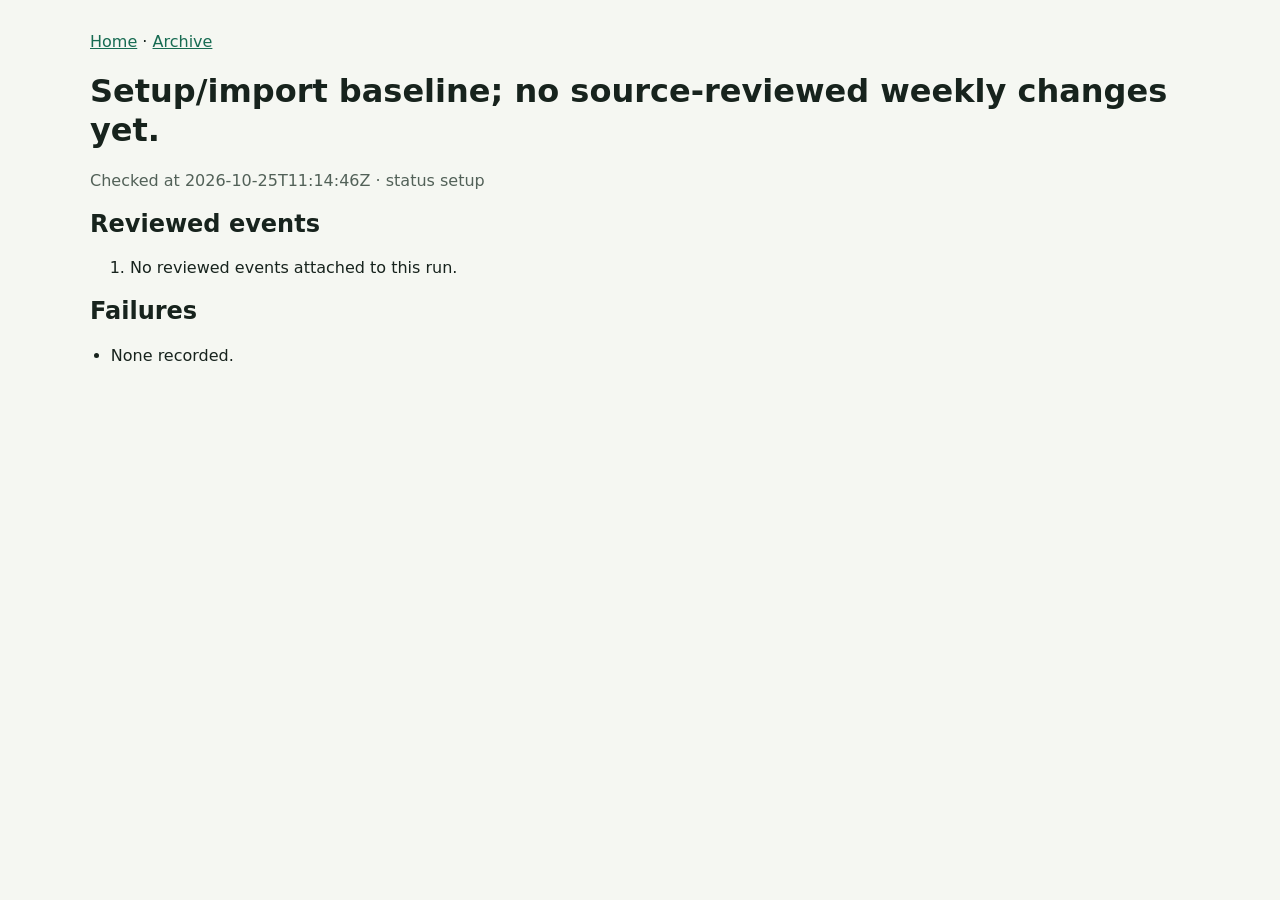
<file: digests/setup-import-20261025T111446Z.html>
<!doctype html><html lang="en"><head><meta charset="utf-8"><meta name="viewport" content="width=device-width,initial-scale=1"><title>Check · setup-import-20261025T111446Z</title><style>:root{font-family:system-ui,sans-serif;color:#17231d;background:#f5f7f2}body{max-width:1100px;margin:0 auto;padding:1rem}a{color:#176b52}header,section,article{margin:1rem 0;padding:1rem;border:1px solid #dbe4dc;border-radius:10px;background:#fff}h1,h2,h3{line-height:1.2}.meta,small{color:#526158}ul{padding-left:1.3rem}.tag{display:inline-block;margin:.15rem;padding:.15rem .4rem;border-radius:4px;background:#edf8f1;color:#176b52;font-size:.8rem}pre{white-space:pre-wrap}</style></head><body><p><a href="../index.html">Home</a> · <a href="../archive.html">Archive</a></p><h1>Setup/import baseline; no source-reviewed weekly changes yet.</h1><p class="meta">Checked at 2026-10-25T11:14:46Z · status setup</p><h2>Reviewed events</h2><ol><li>No reviewed events attached to this run.</li></ol><h2>Failures</h2><ul><li>None recorded.</li></ul><script type="application/json" id="digest-data">{"id":"setup-import-20261025T111446Z","checked_at":"2026-10-25T11:14:46Z","status":"setup","headline":"Setup/import baseline; no source-reviewed weekly changes yet.","event_ids":[],"sources_checked":[],"failures":[],"url":"digests/setup-import-20261025T111446Z.html"}</script></body></html>
</file>
